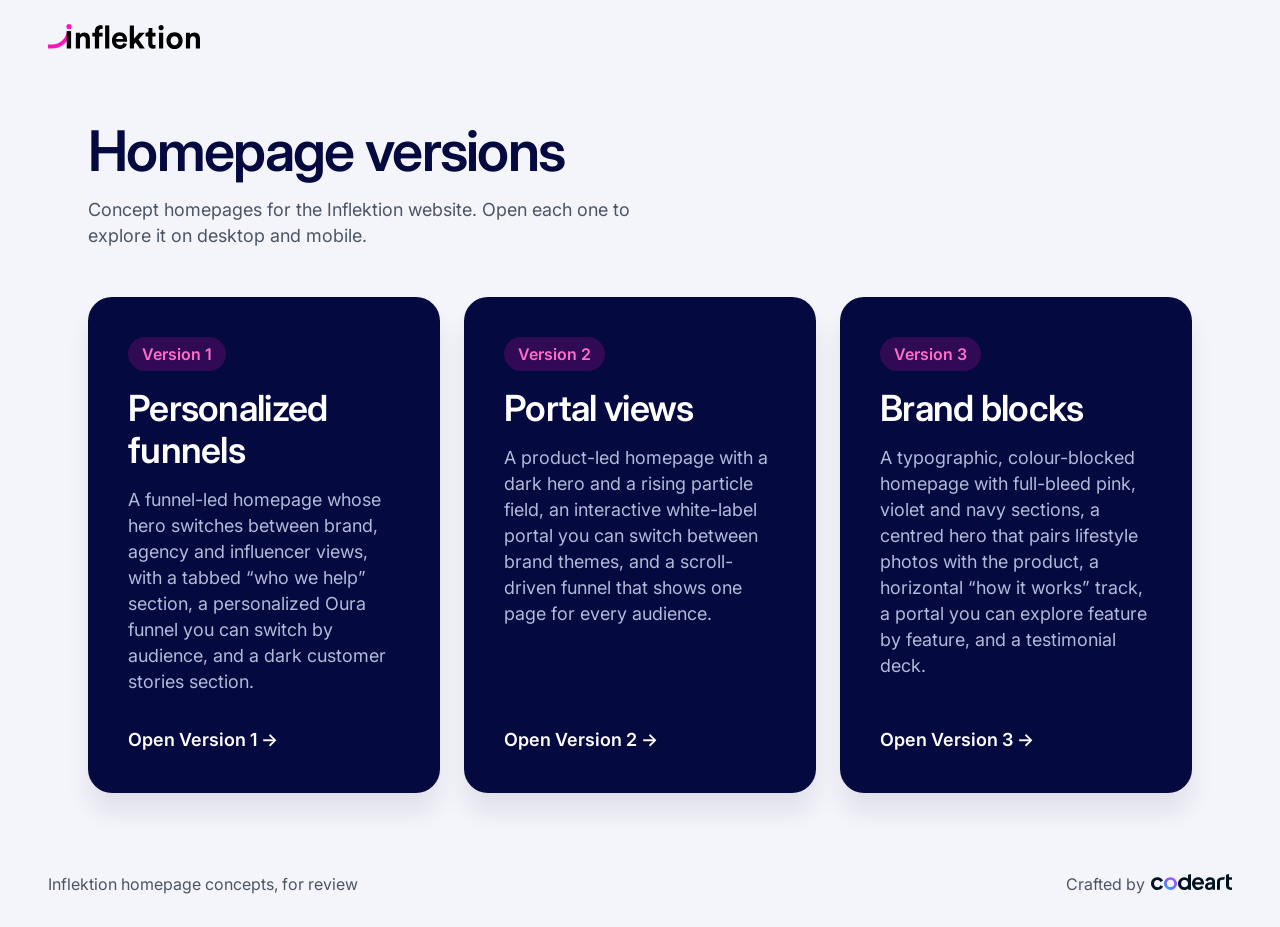
<file: site/index.html>
<!doctype html>
<html lang="en">
<head>
<meta charset="utf-8">
<meta name="viewport" content="width=device-width, initial-scale=1">
<meta name="robots" content="noindex, nofollow, noarchive">
<title>Inflektion | Homepage versions</title>
<meta name="description" content="Homepage versions for the Inflektion website.">
<link rel="icon" href="assets/favicon.svg" type="image/svg+xml">
<link rel="apple-touch-icon" sizes="180x180" href="assets/favicon/apple-touch-icon.png">
<link rel="preconnect" href="https://fonts.googleapis.com">
<link rel="preconnect" href="https://fonts.gstatic.com" crossorigin>
<link rel="stylesheet" href="https://fonts.googleapis.com/css2?family=Inter:wght@400;600&display=swap">
<style>
  /* Same structure as the Power Plate picker, in Inflektion colours: violet-50 page, navy cards, pink tags. */
  *, *::before, *::after { box-sizing: border-box; }
  body { margin: 0; min-height: 100dvh; display: flex; flex-direction: column; background: #F4F4FB; color: #04093F; font: 400 18px/26px Inter, system-ui, sans-serif; -webkit-font-smoothing: antialiased; }
  header { padding: 24px 48px; }
  header img { display: block; width: 152px; height: auto; }
  main { flex: 1; display: flex; flex-direction: column; justify-content: center; gap: 48px; width: 100%; max-width: 1200px; margin: 0 auto; padding: 48px; }
  h1 { margin: 0; font-size: 56px; line-height: 60px; font-weight: 600; letter-spacing: -0.03em; }
  p { margin: 0; }
  .lede { margin-top: 16px; max-width: 560px; color: #4B5563; }
  .cards { display: grid; grid-template-columns: repeat(3, minmax(0, 1fr)); gap: 24px; }
  a.card { display: flex; flex-direction: column; gap: 16px; padding: 40px; border-radius: 24px; background: #04093F; color: #FFFFFF; text-decoration: none; box-shadow: 0 20px 25px rgb(4 9 63 / 0.08); transition: transform .2s ease, box-shadow .2s ease; }
  a.card:hover { transform: translateY(-4px); box-shadow: 0 28px 40px rgb(4 9 63 / 0.14); }
  a.card:focus-visible { outline: 3px solid #6946F4; outline-offset: 4px; }
  .tag { align-self: flex-start; padding: 6px 14px; border-radius: 999px; background: rgb(255 20 185 / 0.18); color: #FF6CCB; font-size: 16px; line-height: 22px; font-weight: 600; }
  h2 { margin: 0; font-size: 36px; line-height: 42px; font-weight: 600; letter-spacing: -0.02em; }
  .desc { color: #B4B9D9; }
  .go { margin-top: auto; padding-top: 16px; font-weight: 600; }
  .go span { display: inline-block; transition: transform .2s ease; }
  a.card:hover .go span { transform: translateX(3px); }
  footer { display: flex; flex-wrap: wrap; align-items: center; justify-content: space-between; gap: 12px 24px; padding: 24px 48px; font-size: 16px; color: #4B5563; }
  /* "Crafted by codeart" credit (Figma: Gratia, Crafted by Codeart / Dark Blue). "Crafted by" is live text in the footer's style;
     the wordmark is the unedited Figma letter SVGs, scaled together by --k (1.3 keeps the Figma ratio of wordmark to text
     x-height at the footer's 16px) and sat on the text baseline. */
  .credit { --k: 1.3; position: relative; display: inline-flex; align-items: baseline; gap: 6px; min-height: 24px; padding-block: 6px; color: #4B5563; text-decoration: none; border-radius: 4px; transition: color .15s ease; }
  /* Hover: the text darkens to the wordmark's navy and one 1px line runs under the whole credit, 4px below the baseline */
  .credit::after { content: ""; position: absolute; left: 0; right: 0; bottom: 8px; height: 1px; background: currentColor; opacity: 0; transition: opacity .15s ease; }
  .credit:hover { color: #04093F; }
  .credit:hover::after { opacity: 1; }
  .credit:focus-visible { outline: 3px solid #6946F4; outline-offset: 4px; }
  .credit img { display: block; max-width: none; height: calc(11.968px * var(--k)); }
  .credit__logo { display: flex; gap: calc(1.396px * var(--k)); align-items: flex-start; }
  .credit__logo > span { display: flex; gap: calc(0.997px * var(--k)); align-items: flex-start; }
  .credit .l-c, .credit .l-e { width: calc(8.976px * var(--k)); } .credit .l-o { width: calc(9.574px * var(--k)); } .credit .l-d { width: calc(9.584px * var(--k)); }
  .credit .l-a { width: calc(8.178px * var(--k)); } .credit .l-r { width: calc(5.984px * var(--k)); } .credit .l-t { width: calc(4.388px * var(--k)); }
  @media (prefers-reduced-motion: reduce) { a.card, .go span, .credit, .credit::after { transition: none; } a.card:hover { transform: none; } }
  @media (max-width: 1080px) { .cards { grid-template-columns: minmax(0, 1fr); } }
  @media (max-width: 760px) {
    header, footer { padding: 16px; text-align: center; }
    footer { flex-direction: column; }
    header img { margin: 0 auto; }
    main { padding: 32px 16px 48px; gap: 32px; text-align: center; }
    h1 { font-size: 36px; line-height: 40px; }
    .lede { margin: 12px auto 0; font-size: 16px; }
    .cards { grid-template-columns: minmax(0, 1fr); gap: 16px; }
    a.card { padding: 28px 24px; text-align: left; }
    h2 { font-size: 28px; line-height: 34px; }
  }
</style>
</head>
<body>
<header><img src="assets/inflektion-logo-dark.svg" width="173" height="28" alt="Inflektion"></header>
<main>
  <div>
    <h1>Homepage versions</h1>
    <p class="lede">Concept homepages for the Inflektion website. Open each one to explore it on desktop and mobile.</p>
  </div>
  <div class="cards">
    <a class="card" href="concepts/v1-personalized-funnels/">
      <span class="tag">Version 1</span>
      <h2>Personalized funnels</h2>
      <p class="desc">A funnel-led homepage whose hero switches between brand, agency and influencer views, with a tabbed “who we help” section, a personalized Oura funnel you can switch by audience, and a dark customer stories section.</p>
      <span class="go">Open Version 1 <span aria-hidden="true">→</span></span>
    </a>
    <a class="card" href="concepts/v2-portal-views/">
      <span class="tag">Version 2</span>
      <h2>Portal views</h2>
      <p class="desc">A product-led homepage with a dark hero and a rising particle field, an interactive white-label portal you can switch between brand themes, and a scroll-driven funnel that shows one page for every audience.</p>
      <span class="go">Open Version 2 <span aria-hidden="true">→</span></span>
    </a>
    <a class="card" href="concepts/v3-brand-blocks/">
      <span class="tag">Version 3</span>
      <h2>Brand blocks</h2>
      <p class="desc">A typographic, colour-blocked homepage with full-bleed pink, violet and navy sections, a centred hero that pairs lifestyle photos with the product, a horizontal “how it works” track, a portal you can explore feature by feature, and a testimonial deck.</p>
      <span class="go">Open Version 3 <span aria-hidden="true">→</span></span>
    </a>
  </div>
</main>
<footer>
  <p>Inflektion homepage concepts, for review</p>
  <a class="credit" href="https://codeart.mk">
    <span class="credit__by">Crafted by</span>
    <span class="credit__logo" role="img" aria-label="Codeart"><span><img class="l-c" src="assets/codeart/c.svg" alt=""><img class="l-o" src="assets/codeart/o.svg" alt=""><img class="l-d" src="assets/codeart/d.svg" alt=""><img class="l-e" src="assets/codeart/e.svg" alt=""><img class="l-a" src="assets/codeart/a.svg" alt=""></span><span><img class="l-r" src="assets/codeart/r.svg" alt=""><img class="l-t" src="assets/codeart/t.svg" alt=""></span></span>
  </a>
</footer>
</body>
</html>
</file>
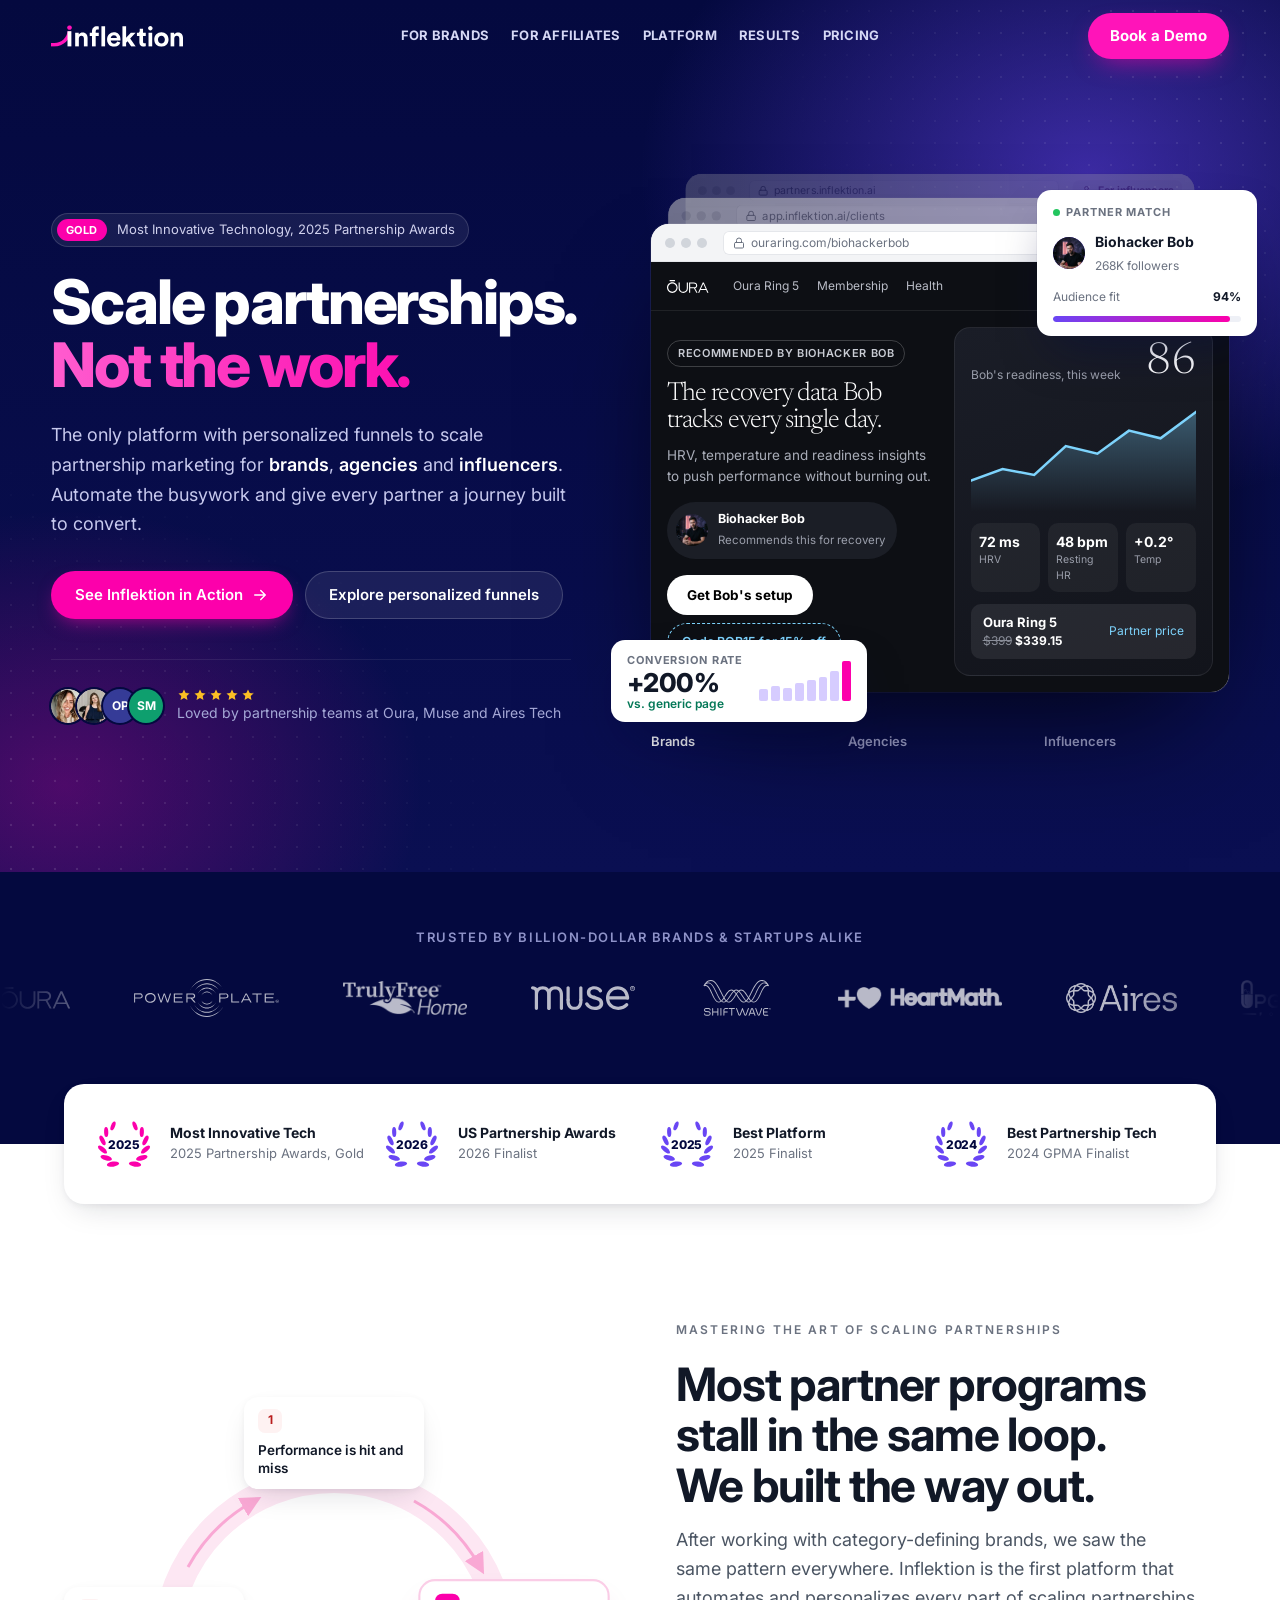
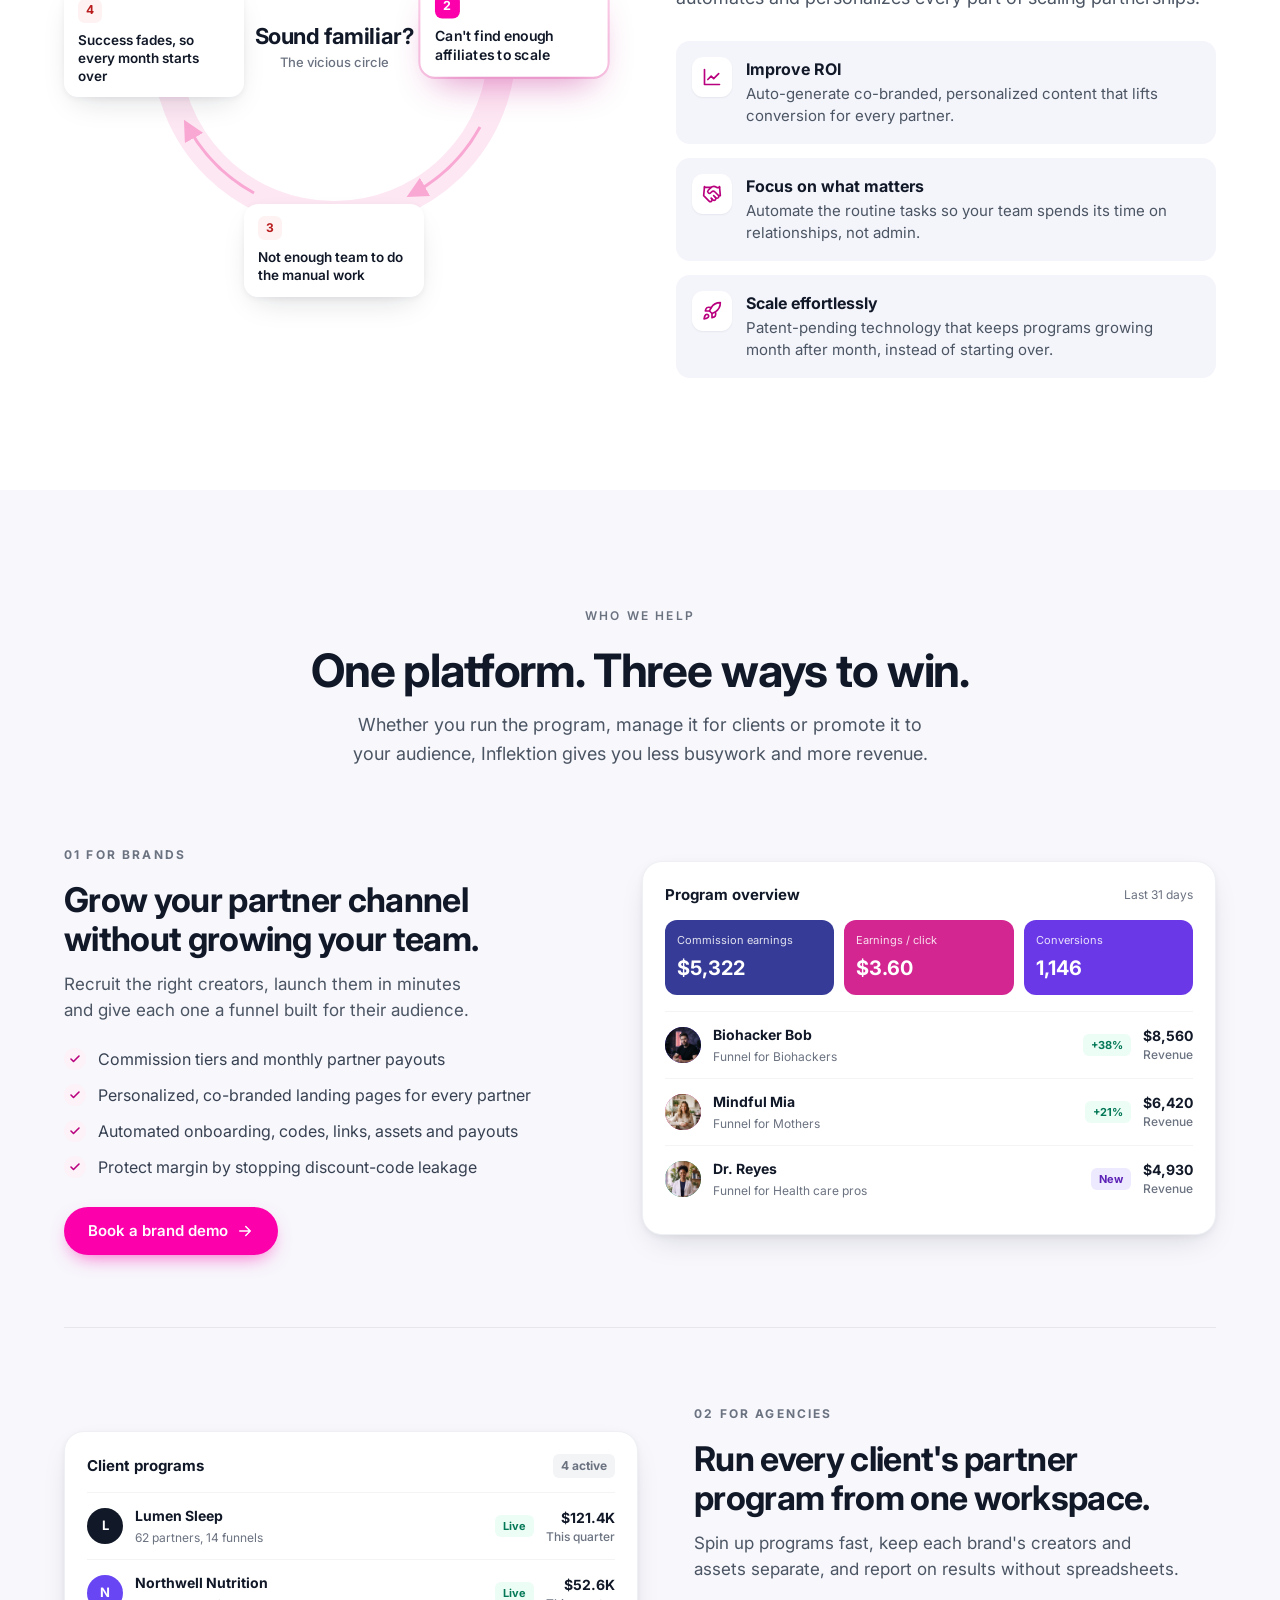
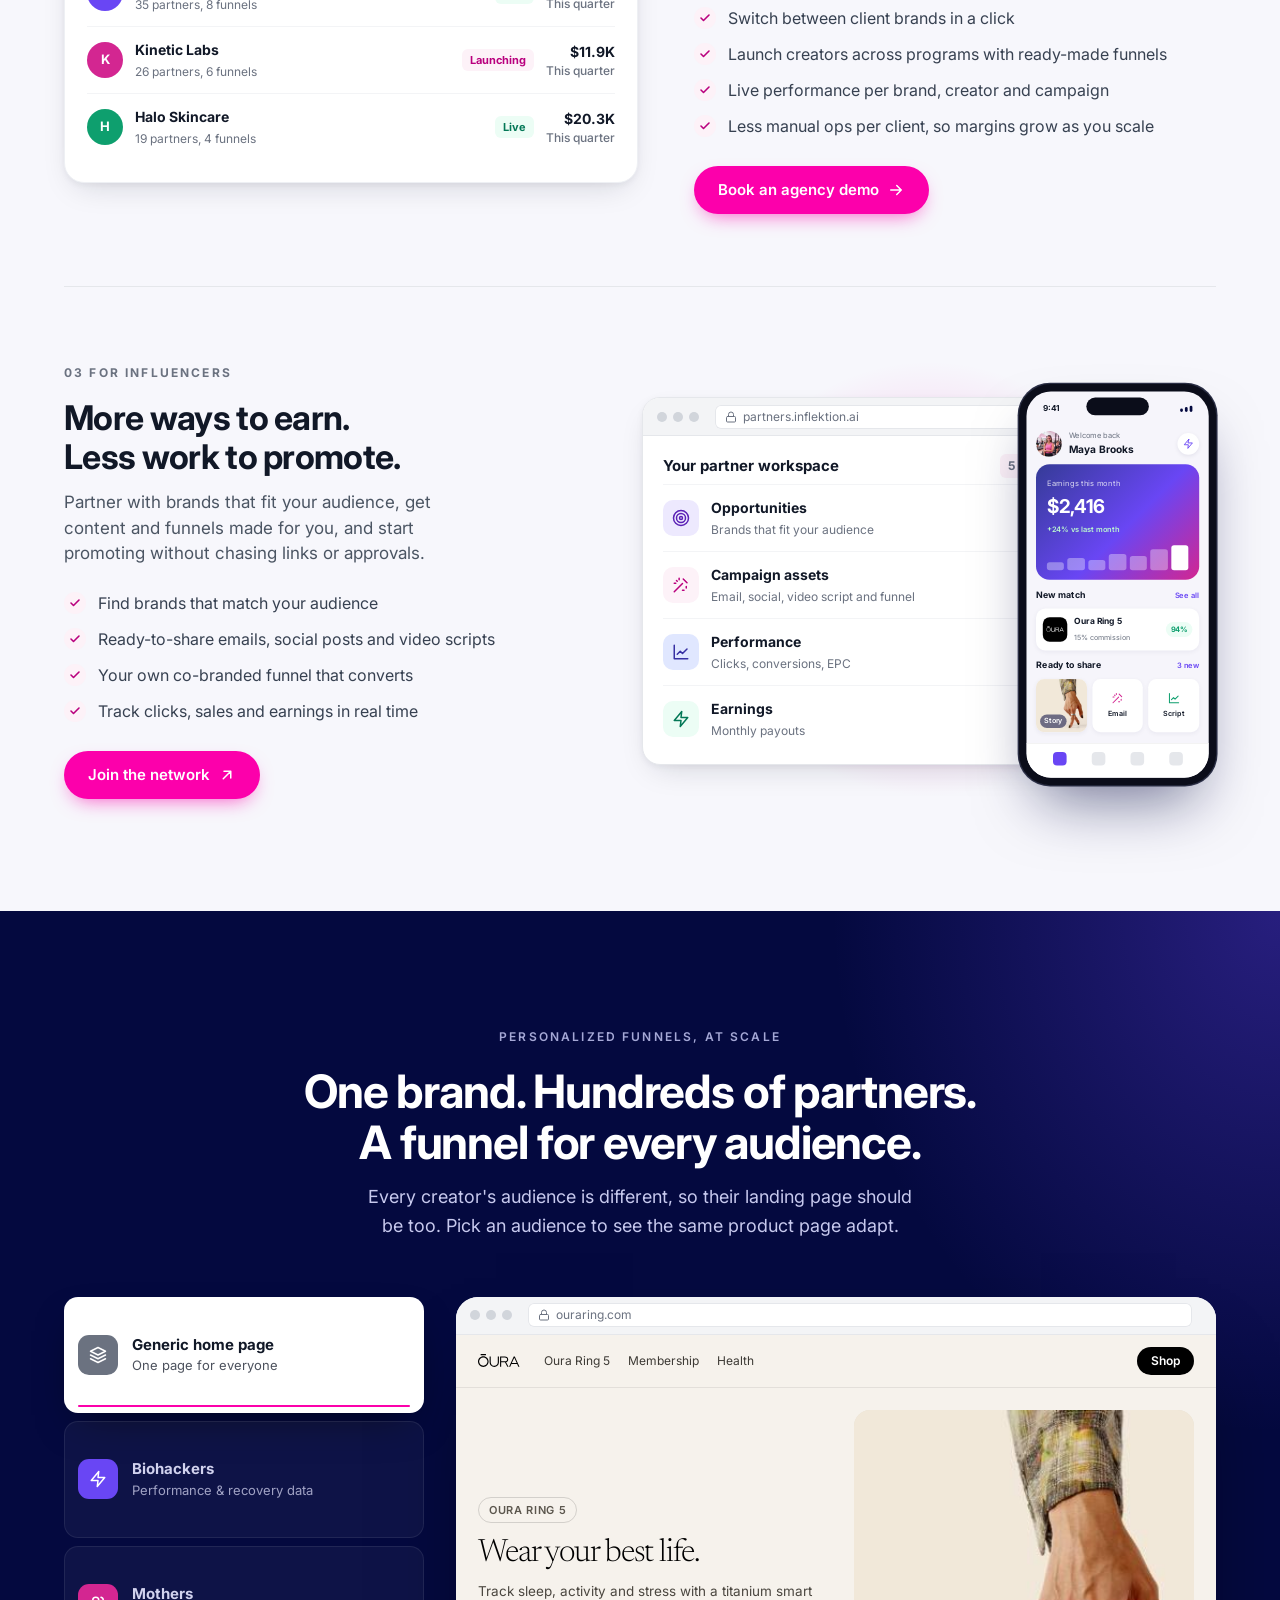
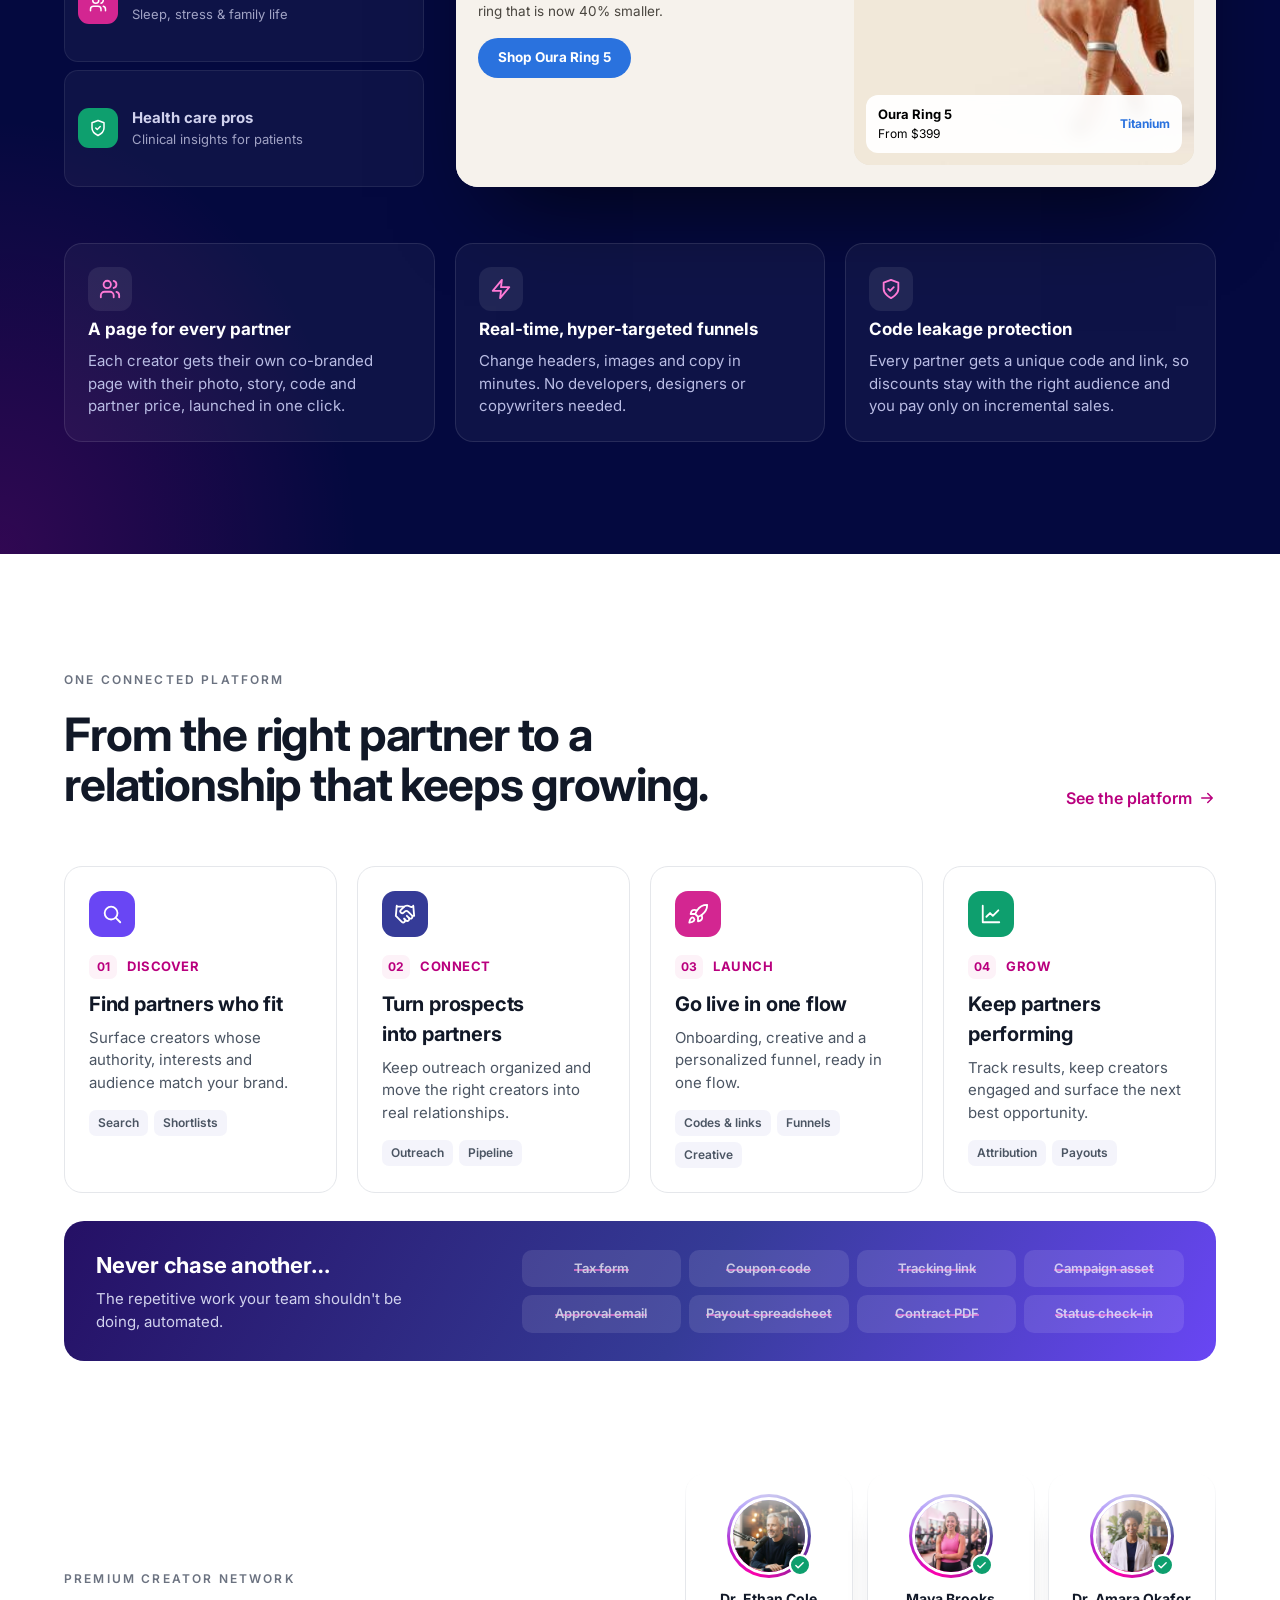
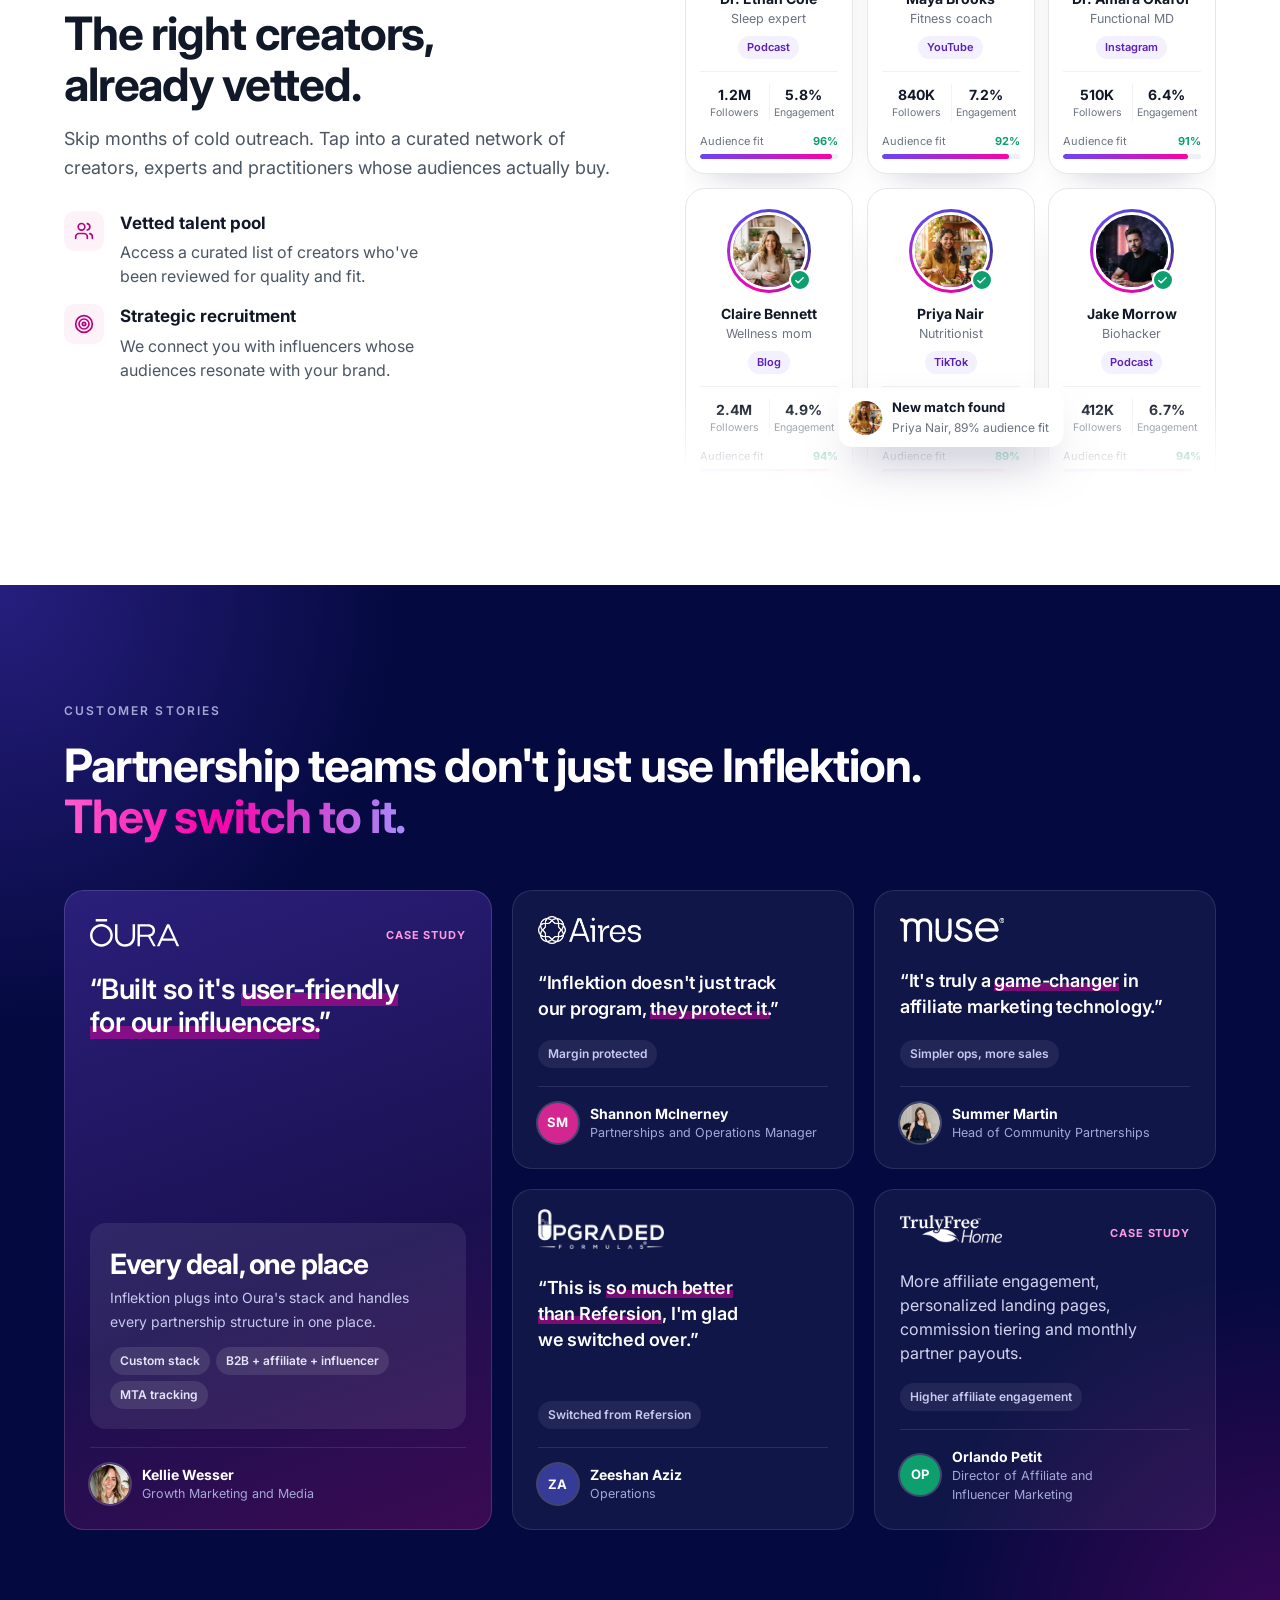
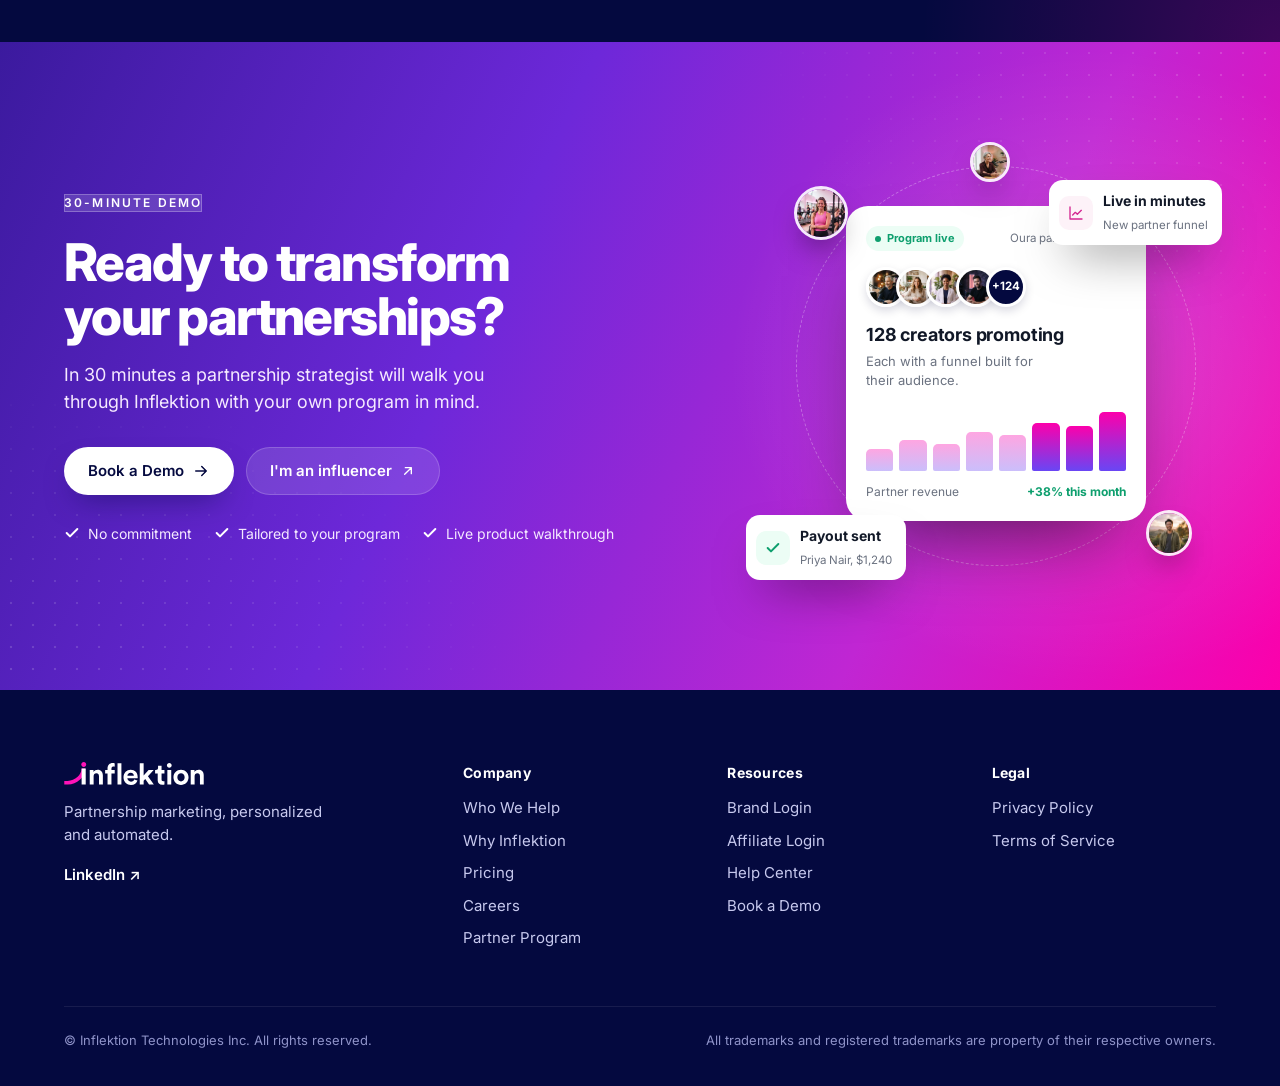
<file: site/concepts/v1-personalized-funnels/index.html>
<!doctype html>
<html lang="en">
<head>
<meta charset="utf-8"/>
<meta name="viewport" content="width=device-width,initial-scale=1"/>
<!-- Imported 1-for-1 from a colleague's Claude artifact (Nov 2026). Only these head lines were added: keep the review site out of search results, and the shared favicon. Self-contained: it uses none of ../shared/. -->
<meta name="robots" content="noindex, nofollow, noarchive"/>
<link rel="icon" href="../../assets/favicon.svg" type="image/svg+xml"/>
<link rel="apple-touch-icon" sizes="180x180" href="../../assets/favicon/apple-touch-icon.png"/>
<title>Inflektion | Partnership marketing, automated and personalized</title>
<meta name="description" content="The partnership platform for brands, agencies and influencers. Automate the busywork, personalize every partner funnel, and scale influencer and affiliate revenue."/>
<link rel="preconnect" href="https://fonts.googleapis.com"/><link rel="preconnect" href="https://fonts.gstatic.com" crossorigin/>
<link href="https://fonts.googleapis.com/css2?family=Inter:wght@400;500;600;700;800&family=Newsreader:opsz,wght@6..72,300;6..72,400&display=swap" rel="stylesheet"/>
<style>
:root{
  --navy:#04093f; --navy-2:#0b1257; --ink:#111827; --body:#4b5563; --muted:#6b7280; --line:#e5e7eb; --bg:#f7f7fc; --tint:#f4f4fb;
  --pink:#fc00ab; --pink-600:#e0009a; --pink-700:#b9007e; --pink-50:#fdf2f8; --pink-100:#f3d7e4;
  --violet:#6946f4; --violet-700:#5714e2; --violet-800:#391296; --violet-900:#251065; --violet-50:#f4f4fb; --violet-100:#d1d2ee; --violet-400:#908dea;
  --earn:#353b97; --green:#047857; --green-bg:#ecfdf5;
  --r-sm:8px; --r:12px; --r-lg:20px; --r-xl:28px;
  --shadow-sm:0 1px 2px rgba(16,24,40,.06);
  --shadow:0 12px 32px -12px rgba(16,24,40,.18),0 2px 6px rgba(16,24,40,.05);
  --shadow-lg:0 40px 80px -30px rgba(4,9,63,.45);
  --wrap:1200px;
}
*,*::before,*::after{box-sizing:border-box}
html{scroll-behavior:smooth}
body{margin:0;font-family:Inter,system-ui,-apple-system,sans-serif;color:var(--ink);background:#fff;-webkit-font-smoothing:antialiased;line-height:1.5}
img,svg{display:block}
a{color:inherit;text-decoration:none}
button{font:inherit;cursor:pointer;border:0;background:none;color:inherit}
.wrap{max-width:var(--wrap);margin:0 auto;padding:0 24px}
.eyebrow{display:inline-flex;align-items:center;gap:8px;height:30px;padding:0 12px;border-radius:999px;background:var(--pink-50);box-shadow:inset 0 0 0 1px #fbcfe8;font-size:12.5px;font-weight:600;letter-spacing:.06em;text-transform:uppercase;color:var(--pink-700)}
.eyebrow::before{content:"";width:6px;height:6px;border-radius:50%;background:var(--pink)}
.h2{font-size:clamp(30px,4vw,46px);line-height:1.1;letter-spacing:-.025em;font-weight:700;margin:14px 0 0}
.lead{font-size:18px;line-height:1.6;color:var(--body);margin:16px 0 0;max-width:620px}
.center{text-align:center}.center .lead{margin-left:auto;margin-right:auto}
section{position:relative}
.sec{padding:112px 0}
@media (max-width:800px){.sec{padding:76px 0}}

/* buttons */
.btn{display:inline-flex;align-items:center;justify-content:center;gap:8px;height:48px;padding:0 24px;border-radius:999px;font-size:15px;font-weight:600;transition:background .15s,transform .15s,box-shadow .15s;white-space:nowrap}
.btn:active{transform:translateY(1px)}
.btn-pink{background:var(--pink);color:#fff;box-shadow:0 8px 20px -8px rgba(252,0,171,.7)}
.btn-pink:hover{background:var(--pink-600)}
.btn-ghost{background:#fff;color:var(--ink);box-shadow:inset 0 0 0 1px var(--line),var(--shadow-sm)}
.btn-ghost:hover{background:var(--tint)}
.btn-glass{background:rgba(255,255,255,.08);color:#fff;box-shadow:inset 0 0 0 1px rgba(255,255,255,.18)}
.btn-glass:hover{background:rgba(255,255,255,.14)}
.btn:focus-visible,.tab:focus-visible,a:focus-visible{outline:2px solid var(--pink);outline-offset:3px}
.arrow{transition:transform .15s}.btn:hover .arrow,.link:hover .arrow{transform:translateX(3px)}
.link{display:inline-flex;align-items:center;gap:6px;font-weight:600;color:var(--pink-700)}

/* ---------- nav ---------- */
.nav{position:sticky;top:0;z-index:50;transition:background .2s,box-shadow .2s}
.nav.scrolled{background:rgba(4,9,63,.92);backdrop-filter:blur(14px);-webkit-backdrop-filter:blur(14px);box-shadow:0 1px 0 rgba(255,255,255,.06)}
.nav .wrap{display:flex;align-items:center;height:76px;gap:32px}
.nav-links{display:flex;gap:4px;flex:1}
.nav-links>a,.nav-dd>button{display:flex;align-items:center;gap:6px;height:40px;padding:0 12px;border-radius:8px;color:#d1d2ee;font-size:15px;font-weight:500}
.nav-links>a:hover,.nav-dd>button:hover{color:#fff;background:rgba(255,255,255,.06)}
.nav-dd{position:relative}
.nav-menu{position:absolute;top:46px;left:-8px;width:340px;background:#fff;border-radius:16px;padding:8px;box-shadow:var(--shadow-lg);opacity:0;visibility:hidden;transform:translateY(-4px);transition:all .15s}
.nav-dd:hover .nav-menu,.nav-dd:focus-within .nav-menu{opacity:1;visibility:visible;transform:none}
.nav-menu a{display:flex;gap:12px;align-items:flex-start;padding:12px;border-radius:10px;color:var(--ink);height:auto}
.nav-menu a:hover{background:var(--tint);color:var(--ink)}
.nav-menu a:hover b{color:var(--navy)}.nav-menu a:hover .mi svg{transform:scale(1.1)}
.nav-menu b{display:block;font-size:14px}.nav-menu small{display:block;font-size:13px;color:var(--muted);line-height:1.4;margin-top:2px}
.mi{width:36px;height:36px;border-radius:10px;display:grid;place-items:center;flex:none}
.nav-cta{display:flex;align-items:center;gap:8px}
.nav-login{color:#d1d2ee;font-size:15px;font-weight:500;padding:0 12px}
.nav-login:hover{color:#fff}
.burger{display:none;width:44px;height:44px;border-radius:10px;color:#fff;place-items:center}
@media (max-width:960px){.nav-links,.nav-login{display:none}.burger{display:grid}.nav .wrap{justify-content:space-between}.nav-cta .btn{height:42px;padding:0 16px}}
.mnav{display:none;position:fixed;inset:76px 0 0;background:var(--navy);z-index:49;padding:16px 24px;overflow:auto}
.mnav.open{display:block}.mnav a{display:block;color:#fff;font-size:18px;font-weight:500;padding:14px 0;border-bottom:1px solid rgba(255,255,255,.08)}
.mnav .btn{margin-top:20px;width:100%}

/* ---------- hero ---------- */
.hero{background:var(--navy);color:#fff;margin-top:-76px;padding:148px 0 104px;overflow:hidden;isolation:isolate}
@media (max-width:1040px){.hero{padding:120px 0 72px}}
.hero::before{content:"";position:absolute;inset:0;z-index:-1;background:
  radial-gradient(50% 55% at 85% 20%,rgba(105,70,244,.55),transparent 70%),
  radial-gradient(40% 45% at 5% 90%,rgba(252,0,171,.28),transparent 70%),
  linear-gradient(180deg,#04093f 0%,#0a0f52 100%)}
.hero::after{content:"";position:absolute;inset:0;z-index:-1;background-image:radial-gradient(rgba(255,255,255,.07) 1px,transparent 1px);background-size:24px 24px;mask-image:linear-gradient(180deg,#000,transparent 80%);-webkit-mask-image:linear-gradient(180deg,#000,transparent 80%)}
.hero-grid{display:grid;grid-template-columns:minmax(0,1fr) minmax(0,1.04fr);gap:72px;align-items:center}
@media (max-width:1040px){.hero-grid{grid-template-columns:1fr;gap:48px}}
.pill{display:inline-flex;align-items:center;gap:10px;height:34px;padding:0 14px 0 6px;border-radius:999px;background:rgba(255,255,255,.07);box-shadow:inset 0 0 0 1px rgba(255,255,255,.14);font-size:13px;color:#d1d2ee}
.pill b{display:inline-flex;align-items:center;height:22px;padding:0 9px;border-radius:999px;background:var(--pink);color:#fff;font-size:11px;letter-spacing:.04em}
.hero h1{font-size:clamp(44px,5.6vw,72px);line-height:1.02;letter-spacing:-.035em;font-weight:800;margin:24px 0 0}
.hero h1 .ln{display:block}
.hero h1 .grad{background:linear-gradient(90deg,#ff5ccf,#fc00ab 40%,#a78bfa);-webkit-background-clip:text;background-clip:text;color:transparent}
.aud{position:relative;display:inline-flex;gap:4px;padding:4px;margin-top:32px;border-radius:12px;background:rgba(255,255,255,.07);box-shadow:inset 0 0 0 1px rgba(255,255,255,.12)}
.aud button{position:relative;z-index:1;height:38px;padding:0 16px;border-radius:9px;font-size:14px;font-weight:600;color:#c7c9ee;transition:color .25s}
.aud button.on{color:var(--navy)}
.aud .ind,.tabs .ind{position:absolute;top:4px;bottom:4px;left:0;border-radius:9px;background:#fff;box-shadow:0 4px 14px rgba(0,0,0,.18);transition:transform .35s cubic-bezier(.2,.8,.2,1),width .35s cubic-bezier(.2,.8,.2,1)}
.hero-sub b{color:#fff;font-weight:600}.hero-sub{font-size:18px;line-height:1.65;color:#c7c9ee;margin:24px 0 0;max-width:520px;transition:opacity .25s,transform .25s}.hero-sub.swap{opacity:0;transform:translateY(6px)}
.hero-ctas{display:flex;gap:12px;margin-top:32px;flex-wrap:wrap}
.hero-proof{display:flex;align-items:center;gap:14px;margin-top:40px;padding-top:28px;border-top:1px solid rgba(255,255,255,.08);color:#a5a8d6;font-size:14px;max-width:520px}
.stars{display:flex;gap:2px;color:#fbbf24}
.avs{display:flex}.avs span{width:34px;height:34px;border-radius:50%;margin-left:-8px;display:grid;place-items:center;font-size:12px;font-weight:700;color:#fff;box-shadow:0 0 0 2px var(--navy)}
.avs span:first-child,.avs img:first-child{margin-left:0}.avs img{width:34px;height:34px;border-radius:50%;margin-left:-8px;box-shadow:0 0 0 2px var(--navy)}

/* hero visual */
.stage{position:relative;height:540px}
@media (max-width:1040px){.stage{height:500px;max-width:620px;margin:0 auto;width:100%}}
@media (max-width:560px){.stage{height:430px}}
.browser{position:absolute;left:0;right:0;top:36px;bottom:0;background:#fff;border-radius:18px;box-shadow:0 60px 120px -40px rgba(0,0,0,.65),0 0 0 1px rgba(255,255,255,.08);overflow:hidden;color:var(--ink)}
.bar{display:flex;align-items:center;gap:6px;height:38px;padding:0 14px;background:#f3f4f6;border-bottom:1px solid var(--line)}
.bar i{width:10px;height:10px;border-radius:50%;background:#d1d5db}
.bar .url{flex:1;margin:0 10px;height:24px;border-radius:6px;background:#fff;display:flex;align-items:center;gap:6px;padding:0 10px;font-size:12px;color:var(--muted);box-shadow:inset 0 0 0 1px var(--line)}
.funnel{padding:22px 24px;display:grid;grid-template-columns:1.1fr 1fr;gap:18px;height:calc(100% - 38px);transition:opacity .25s}
.funnel.fade{opacity:0}
.f-left small{display:inline-block;font-size:11px;font-weight:700;letter-spacing:.08em;text-transform:uppercase;color:var(--fc,#6946f4);background:color-mix(in srgb,var(--fc,#6946f4) 12%,#fff);padding:4px 8px;border-radius:6px}
.f-left h3{font-size:26px;line-height:1.12;letter-spacing:-.02em;margin:12px 0 0}
.f-left p{font-size:13.5px;color:var(--body);margin:10px 0 0}
.f-co{display:flex;align-items:center;gap:10px;margin-top:16px;padding:10px;border-radius:12px;background:var(--tint)}
.f-co .av{width:34px;height:34px;border-radius:50%;display:grid;place-items:center;color:#fff;font-weight:700;font-size:13px;flex:none}
.f-co b{font-size:13px;display:block}.f-co span{font-size:12px;color:var(--muted)}
.f-btn{margin-top:16px;display:inline-flex;height:40px;align-items:center;padding:0 16px;border-radius:9px;color:#fff;font-weight:600;font-size:14px;background:var(--fc,#6946f4)}
.f-code{display:inline-flex;margin-left:8px;height:40px;align-items:center;padding:0 12px;border-radius:9px;font-size:13px;font-weight:600;border:1.5px dashed var(--fc,#6946f4);color:var(--fc,#6946f4)}
.f-art{border-radius:14px;position:relative;overflow:hidden;background:linear-gradient(160deg,color-mix(in srgb,var(--fc,#6946f4) 24%,#fff),color-mix(in srgb,var(--fc,#6946f4) 70%,#04093f))}
.f-art .ring{position:absolute;left:50%;top:46%;width:150px;height:150px;transform:translate(-50%,-50%);border-radius:50%;background:radial-gradient(circle at 35% 30%,#fff 0 6%,#d9d9e3 7% 30%,#8a8ca3 52%,#2b2d40 80%);box-shadow:0 30px 50px -20px rgba(0,0,0,.55),inset 0 0 0 16px rgba(0,0,0,.18)}
.f-art .ring::after{content:"";position:absolute;inset:34px;border-radius:50%;background:color-mix(in srgb,var(--fc,#6946f4) 40%,#0a0f30);box-shadow:inset 0 6px 18px rgba(0,0,0,.6)}
.f-art .prod{position:absolute;left:14px;right:14px;bottom:14px;background:rgba(255,255,255,.92);border-radius:10px;padding:10px 12px;font-size:12px;display:flex;justify-content:space-between;align-items:center}
.f-art .prod b{font-size:13px}.f-art .prod s{color:var(--muted)}
.f-art .prod em{font-style:normal;font-weight:700;color:var(--green)}
@media (max-width:560px){.funnel{grid-template-columns:1fr;padding:16px}.f-art{display:none}.f-left h3{font-size:22px}}
.float{position:absolute;background:#fff;color:var(--ink);border-radius:14px;box-shadow:0 24px 50px -18px rgba(4,9,63,.5),0 0 0 1px rgba(4,9,63,.04);padding:14px 16px;animation:bob 6s ease-in-out infinite}
.float small{display:block;font-size:11px;font-weight:700;letter-spacing:.08em;text-transform:uppercase;color:var(--muted)}
.fl-match{right:-28px;top:0;width:220px}
.fl-conv{left:-40px;bottom:-30px;display:flex;align-items:center;gap:16px;padding:12px 16px}.fl-conv .bigstat{margin:2px 0 0;font-size:26px;line-height:1}.fl-conv .spark{width:92px;height:40px;margin:0}
.fl-auto{display:none}
@media (max-width:1240px){.fl-match{right:-8px}.fl-conv{left:-8px}}@media (max-width:1040px){.fl-conv{bottom:-24px}}
@media (max-width:560px){.fl-match{right:0;top:0;width:196px}.fl-conv{display:none}}
@keyframes bob{0%,100%{transform:translateY(0)}50%{transform:translateY(-8px)}}
@media (prefers-reduced-motion:reduce){.float,.marquee-track{animation:none!important}html{scroll-behavior:auto}}
.meter{height:6px;border-radius:3px;background:#eef0f6;margin-top:10px;overflow:hidden}.meter i{display:block;height:100%;width:94%;background:linear-gradient(90deg,var(--violet),var(--pink));border-radius:3px}
.tags{display:flex;gap:6px;flex-wrap:wrap;margin-top:10px}.tags span{font-size:11px;font-weight:600;padding:3px 8px;border-radius:6px;background:var(--tint);color:#4b5563}
.bigstat{font-size:30px;font-weight:800;letter-spacing:-.02em;margin-top:4px;color:var(--ink)}
.bigstat em{display:block;font-style:normal;font-size:12px;font-weight:600;color:var(--green);margin:2px 0 0;letter-spacing:0}
.spark{display:flex;align-items:flex-end;gap:3px;height:34px;margin-top:8px}.spark i{flex:1;border-radius:2px;background:#d6ccff}.spark i:last-child{background:var(--pink)}
.chk{display:flex;align-items:center;gap:10px;font-size:13px;padding:6px 0}.chk + .chk{border-top:1px solid #f3f4f6}
.chk .ok{width:20px;height:20px;border-radius:50%;background:var(--green-bg);color:var(--green);display:grid;place-items:center;flex:none}
.chk em{margin-left:auto;font-style:normal;font-size:11px;font-weight:700;color:var(--green)}

/* ---------- logos ---------- */
.logos{background:var(--navy);padding:56px 0 64px;color:#fff}
.logos p{text-align:center;font-size:13px;font-weight:600;letter-spacing:.12em;text-transform:uppercase;color:#8f93c9;margin:0 0 28px}
.marquee{overflow:hidden;mask-image:linear-gradient(90deg,transparent,#000 12%,#000 88%,transparent);-webkit-mask-image:linear-gradient(90deg,transparent,#000 12%,#000 88%,transparent)}
.marquee-track{display:flex;gap:64px;width:max-content;animation:scroll 46s linear infinite}
.marquee:hover .marquee-track{animation-play-state:paused}
@keyframes scroll{to{transform:translateX(-50%)}}
.wm{font-size:24px;font-weight:700;color:rgba(255,255,255,.72);white-space:nowrap;letter-spacing:-.01em;transition:color .15s}
.wm:hover{color:#fff}
.wm.ser{font-family:Georgia,serif;font-weight:400;letter-spacing:.02em}.wm.lc{text-transform:lowercase;font-weight:600}.wm.uc{text-transform:uppercase;letter-spacing:.14em;font-size:20px}.wm.lt{font-weight:300;letter-spacing:.06em}

/* ---------- awards ---------- */
.awards{background:linear-gradient(180deg,var(--navy) 0%,var(--navy) 50%,#fff 50%);padding-bottom:0}
.award-row{display:grid;grid-template-columns:repeat(4,1fr);gap:16px;background:#fff;border-radius:var(--r-lg);box-shadow:var(--shadow);padding:28px}
@media (max-width:900px){.award-row{grid-template-columns:1fr 1fr}}
@media (max-width:520px){.award-row{grid-template-columns:1fr;padding:20px}}
.award{display:flex;gap:14px;align-items:center}
.medal{width:52px;height:52px;border-radius:50%;flex:none;display:grid;place-items:center;color:#fff;position:relative}
.medal.gold{background:conic-gradient(from 210deg,#f7d774,#c9962b,#f7e19c,#b98522,#f7d774)}
.medal.silver{background:conic-gradient(from 210deg,#e9ecf3,#9aa1b5,#f5f6fa,#8a90a6,#e9ecf3)}
.medal::after{content:"";position:absolute;inset:5px;border-radius:50%;border:1.5px solid rgba(255,255,255,.65)}
.award>div{min-width:0}.award b,.award small{white-space:nowrap;overflow:hidden;text-overflow:ellipsis}.award b{display:block;font-size:14px;line-height:1.3}.award small{display:block;font-size:13px;color:var(--muted);margin-top:2px}

/* ---------- problem / loop ---------- */
.loop-grid{display:grid;grid-template-columns:1fr 1fr;gap:72px;align-items:center}
@media (max-width:960px){.loop-grid{grid-template-columns:1fr;gap:40px}}
.loop{position:relative;aspect-ratio:1;max-width:500px;width:100%;margin:0 auto}
.loop svg{position:absolute;inset:0;width:100%;height:100%}
.loop-node{position:absolute;width:36%;background:#fff;border-radius:14px;padding:12px 14px;box-shadow:var(--shadow);font-size:13.5px;line-height:1.35;font-weight:600}
.loop-node span{display:inline-grid;place-items:center;width:24px;height:24px;border-radius:7px;background:#fef2f2;color:#b91c1c;font-size:12px;font-weight:700;margin-bottom:8px}
.n1{left:32%;top:0}.n2{right:-4%;top:38%}.n3{left:32%;bottom:0}.n4{left:-4%;top:38%}
.loop-mid{position:absolute;inset:38% 33%;display:grid;place-items:center;text-align:center;font-size:13px;color:var(--muted);font-weight:500}
.loop-mid b{display:block;font-size:22px;color:var(--ink);letter-spacing:-.02em}
@media (max-width:520px){.loop-node{font-size:11.5px;padding:8px 9px;width:40%}.n2{right:-2%}.n4{left:-2%}.n1,.n3{left:30%}.loop-mid b{font-size:16px}.loop-mid{font-size:11px;inset:40% 30%}}
.fix-list{margin:28px 0 0;padding:0;list-style:none;display:grid;gap:14px}
.fix-list li{display:flex;gap:14px;align-items:flex-start;padding:16px;border-radius:14px;background:var(--tint)}
.fix-list b{display:block;font-size:16px}.fix-list p{margin:2px 0 0;color:var(--body);font-size:15px}
.ficon{width:40px;height:40px;border-radius:11px;background:#fff;display:grid;place-items:center;flex:none;box-shadow:var(--shadow-sm);color:var(--pink-700)}

/* ---------- who we help ---------- */
.who{background:var(--bg)}
.tabs{display:inline-flex;gap:6px;padding:6px;border-radius:14px;background:#fff;box-shadow:inset 0 0 0 1px var(--line),var(--shadow-sm);margin-top:32px}
.tab{height:44px;padding:0 20px;border-radius:10px;font-size:15px;font-weight:600;color:var(--body);display:flex;align-items:center;gap:8px}
.tab.on{background:var(--navy);color:#fff}
@media (max-width:560px){.tabs{display:grid;grid-template-columns:repeat(3,1fr);width:100%}.tab{padding:0 8px;justify-content:center;font-size:14px}.tab svg{display:none}}
.panel{display:grid;grid-template-columns:1fr 1.1fr;gap:56px;align-items:center;margin-top:48px}
.panel[hidden]{display:none}
@media (max-width:960px){.panel{grid-template-columns:1fr;gap:36px}}
.panel h3{font-size:clamp(26px,3vw,34px);line-height:1.15;letter-spacing:-.02em;margin:0}
.panel>div>p{color:var(--body);font-size:17px;margin:14px 0 0}
.bul{list-style:none;padding:0;margin:24px 0 28px;display:grid;gap:12px}
.bul li{display:flex;gap:12px;font-size:16px;color:#374151}
.bul li::before{content:"";flex:none;width:22px;height:22px;border-radius:50%;margin-top:1px;background:var(--pink-50) url("data:image/svg+xml,%3Csvg xmlns='http://www.w3.org/2000/svg' width='12' height='12' viewBox='0 0 24 24' fill='none' stroke='%23b9007e' stroke-width='3.2' stroke-linecap='round' stroke-linejoin='round'%3E%3Cpath d='M20 6 9 17l-5-5'/%3E%3C/svg%3E") center no-repeat}
.ui{background:#fff;border-radius:var(--r-lg);box-shadow:var(--shadow);padding:22px;border:1px solid #eef0f4}
.ui-h{display:flex;justify-content:space-between;align-items:center;margin-bottom:14px}
.ui-h b{font-size:15px}.ui-h span{font-size:12px;color:var(--muted)}
.badge{font-size:11px;font-weight:700;padding:3px 8px;border-radius:6px}
.b-green{background:var(--green-bg);color:var(--green)}.b-violet{background:#ede9fe;color:#5b21b6}.b-pink{background:var(--pink-50);color:var(--pink-700)}.b-gray{background:#f3f4f6;color:#4b5563}
.row{display:flex;align-items:center;gap:12px;padding:12px 0;border-top:1px solid #f3f4f6;font-size:14px}
.row:first-of-type{border-top:0}
.av{width:36px;height:36px;border-radius:50%;display:grid;place-items:center;color:#fff;font-weight:700;font-size:13px;flex:none}
.row .who-n{flex:1}.row .who-n b{display:block;font-size:14px}.row .who-n small{color:var(--muted);font-size:12px}
.row .num{font-weight:700;text-align:right}.row .num small{display:block;font-weight:500;color:var(--muted);font-size:12px}
.kpis{display:grid;grid-template-columns:repeat(3,1fr);gap:10px;margin-bottom:16px}
.kpi{border-radius:12px;padding:12px;color:#fff}.kpi small{font-size:11px;opacity:.85;display:block}.kpi b{font-size:20px;display:block;margin-top:4px}
@media (max-width:420px){.kpi b{font-size:16px}}

/* ---------- funnels ---------- */
.funnels{background:var(--navy);color:#fff;overflow:hidden}
.funnels::before{content:"";position:absolute;inset:0;background:radial-gradient(50% 60% at 100% 0%,rgba(105,70,244,.35),transparent 70%),radial-gradient(40% 50% at 0% 100%,rgba(252,0,171,.18),transparent 70%)}
.funnels .wrap{position:relative}
.funnels .eyebrow,.dark .eyebrow{color:#ff9be0;background:rgba(255,255,255,.06);box-shadow:inset 0 0 0 1px rgba(255,255,255,.12)}.funnels .lead{color:#c7c9ee}
.fn-grid{display:grid;grid-template-columns:360px 1fr;gap:32px;margin-top:56px;align-items:stretch}
.fn-grid .seglist{grid-auto-rows:1fr;height:100%}
.fn-preview{display:flex;flex-direction:column}.fn-preview .funnel{flex:1;align-items:center;padding:28px 32px}
@media (max-width:960px){.fn-grid{grid-template-columns:1fr}}
.seglist{display:grid;gap:8px}
.seg{display:flex;align-items:center;gap:14px;width:100%;text-align:left;padding:14px;border-radius:14px;background:rgba(255,255,255,.04);box-shadow:inset 0 0 0 1px rgba(255,255,255,.08);color:#d1d2ee;transition:all .15s}
.seg:hover{background:rgba(255,255,255,.08)}
.seg.on{background:#fff;color:var(--ink);box-shadow:0 18px 40px -16px rgba(0,0,0,.6)}
.seg .sw{width:40px;height:40px;border-radius:11px;flex:none;display:grid;place-items:center;color:#fff}
.seg b{display:block;font-size:15px}.seg small{display:block;font-size:13px;opacity:.75}
@media (max-width:960px){.seglist{grid-template-columns:1fr 1fr}.seg small{display:none}}
.fn-preview{background:#fff;border-radius:22px;overflow:hidden;box-shadow:0 50px 90px -40px rgba(0,0,0,.7);color:var(--ink)}
.fn-feats{display:grid;grid-template-columns:repeat(3,1fr);gap:20px;margin-top:56px}
@media (max-width:900px){.fn-feats{grid-template-columns:1fr}}
.fn-feat{padding:24px;border-radius:18px;background:rgba(255,255,255,.04);box-shadow:inset 0 0 0 1px rgba(255,255,255,.1)}
.fn-feat .big{font-size:40px;font-weight:800;letter-spacing:-.03em;background:linear-gradient(90deg,#ff7ad6,#a78bfa);-webkit-background-clip:text;background-clip:text;color:transparent}
.fn-feat b{display:block;font-size:17px;margin-top:6px}.fn-feat p{margin:8px 0 0;color:#b9bce4;font-size:15px}
.fn-feat .ic{width:44px;height:44px;border-radius:12px;background:rgba(255,255,255,.08);display:grid;place-items:center;color:#ff7ad6;margin-bottom:6px}

/* ---------- platform steps ---------- */
.steps{display:grid;grid-template-columns:repeat(4,1fr);gap:20px;margin-top:56px;counter-reset:s}
@media (max-width:1000px){.steps{grid-template-columns:1fr 1fr}}
@media (max-width:560px){.steps{grid-template-columns:1fr}}
.step{background:#fff;border:1px solid var(--line);border-radius:18px;padding:24px;position:relative;transition:transform .2s,box-shadow .2s}
.step:hover{transform:translateY(-4px);box-shadow:var(--shadow)}
.step .no{display:inline-flex;align-items:center;gap:10px;font-size:13px;font-weight:700;color:var(--pink-700);letter-spacing:.04em;text-transform:uppercase}.step .no b{display:grid;place-items:center;min-width:28px;height:24px;padding:0 6px;border-radius:7px;background:var(--pink-50);font-size:12px;letter-spacing:0}
.step h4{font-size:20px;margin:10px 0 0;letter-spacing:-.01em}
.step p{color:var(--body);font-size:15px;margin:8px 0 0}
.step .chips{display:flex;flex-wrap:wrap;gap:6px;margin-top:16px}
.step .chips span{font-size:12px;font-weight:600;padding:4px 9px;border-radius:7px;background:var(--tint);color:#4b5563}
.step .si{width:46px;height:46px;border-radius:13px;display:grid;place-items:center;color:#fff;margin-bottom:16px}
.auto-band{margin-top:28px;border-radius:20px;background:linear-gradient(120deg,var(--violet-900),var(--earn) 55%,var(--violet));color:#fff;padding:28px 32px;display:grid;grid-template-columns:1.2fr 2fr;gap:28px;align-items:center}
@media (max-width:900px){.auto-band{grid-template-columns:1fr}}
.auto-band h4{font-size:22px;margin:0;letter-spacing:-.01em}.auto-band p{margin:6px 0 0;color:#d1d2ee;font-size:15px}
.never{display:flex;flex-wrap:wrap;gap:8px}
.never span{display:inline-flex;align-items:center;gap:6px;font-size:14px;font-weight:600;padding:8px 12px;border-radius:10px;background:rgba(255,255,255,.1)}
.never span s{opacity:.7}

/* ---------- network ---------- */
.net-grid{display:grid;grid-template-columns:1.05fr 1fr;gap:64px;align-items:center}
@media (max-width:960px){.net-grid{grid-template-columns:1fr;gap:40px}}
.creators{display:grid;grid-template-columns:repeat(4,1fr);gap:12px}.cr small{font-size:11.5px}
.cr{border-radius:16px;padding:14px;background:#fff;border:1px solid var(--line);text-align:left;transition:transform .2s,box-shadow .2s}
.cr:hover{transform:translateY(-3px);box-shadow:var(--shadow)}
.cr .av{width:44px;height:44px;font-size:15px}
.cr small{white-space:nowrap}.cr b{display:block;font-size:13px;margin-top:10px;line-height:1.3}.cr small{display:block;font-size:12px;color:var(--muted)}
.cr .fit{display:inline-block;margin-top:8px;font-size:11px;font-weight:700;color:var(--green);background:var(--green-bg);padding:2px 7px;border-radius:6px}
@media (max-width:560px){.creators{grid-template-columns:1fr 1fr}}
.net-feats{display:grid;gap:16px;margin-top:28px}
.net-feat{display:flex;gap:16px;align-items:flex-start}
.net-feat .ficon{background:var(--pink-50);box-shadow:none}
.net-feat b{display:block;font-size:17px}.net-feat p{margin:4px 0 0;color:var(--body)}

/* ---------- testimonials ---------- */
.quotes{background:var(--bg)}
.q-grid{display:grid;grid-template-columns:1.25fr 1fr 1fr;gap:20px;margin-top:56px}
@media (max-width:1000px){.q-grid{grid-template-columns:1fr}}
.q{background:#fff;border-radius:20px;padding:28px;border:1px solid #eef0f4;display:flex;flex-direction:column}
.q.feat{background:var(--navy);color:#fff;border:0;position:relative;overflow:hidden}
.q.feat::after{content:"";position:absolute;right:-60px;top:-60px;width:220px;height:220px;border-radius:50%;background:radial-gradient(circle,rgba(252,0,171,.35),transparent 70%)}
.q blockquote{margin:16px 0 0;font-size:19px;line-height:1.5;letter-spacing:-.01em;font-weight:500;flex:1}
.q.feat blockquote{font-size:24px;line-height:1.4}
.q .who{display:flex;align-items:center;gap:12px;margin-top:24px;background:none}
.q .who b{display:block;font-size:15px}.q .who small{display:block;font-size:13px;color:var(--muted)}
.q.feat .who small{color:#a5a8d6}
.qmark{font-family:Georgia,serif;font-size:56px;line-height:.6;color:var(--pink);height:24px}

/* ---------- customer stories ---------- */
.stories{background:var(--navy);color:#fff;overflow:hidden}
.stories::before{content:"";position:absolute;inset:0;background:radial-gradient(45% 60% at 0% 0%,rgba(105,70,244,.35),transparent 70%),radial-gradient(40% 50% at 100% 100%,rgba(252,0,171,.22),transparent 70%)}
.stories .wrap{position:relative}
.stories .grad{background:linear-gradient(90deg,#ff5ccf,#fc00ab 45%,#a78bfa);-webkit-background-clip:text;background-clip:text;color:transparent}
.st-head{display:flex;justify-content:space-between;align-items:flex-end;gap:24px;flex-wrap:wrap}
.st-arrows{display:flex;gap:10px}
.st-arr{width:52px;height:52px;border-radius:14px;display:grid;place-items:center;color:#fff;background:rgba(255,255,255,.06);box-shadow:inset 0 0 0 1px rgba(255,255,255,.14);transition:background .2s,transform .2s}
.st-arr:hover{background:rgba(255,255,255,.14);transform:translateY(-2px)}
.st-stage{position:relative;margin-top:48px;min-height:440px}
.story{display:grid;grid-template-columns:1.45fr 1fr;border-radius:28px;overflow:hidden;background:linear-gradient(135deg,rgba(255,255,255,.07),rgba(255,255,255,.02));box-shadow:inset 0 0 0 1px rgba(255,255,255,.12),0 40px 80px -40px rgba(0,0,0,.6);animation:storyIn .6s cubic-bezier(.2,.8,.2,1)}
@keyframes storyIn{from{opacity:0;transform:translateY(14px) scale(.985)}to{opacity:1;transform:none}}
@media (max-width:960px){.story{grid-template-columns:1fr}}
.story-q{padding:56px;display:flex;flex-direction:column;position:relative}
@media (max-width:640px){.story-q{padding:32px 24px}}
.story-q .bigq{position:absolute;right:40px;top:12px;font:800 200px/1 Georgia,serif;background:linear-gradient(180deg,rgba(252,0,171,.5),rgba(105,70,244,0));-webkit-background-clip:text;background-clip:text;color:transparent;pointer-events:none}
.story-q .wordmark{font-size:22px;font-weight:700;color:#fff;letter-spacing:-.01em;opacity:.9}
.story-q blockquote{margin:28px 0 0;font-size:clamp(26px,3.2vw,40px);line-height:1.2;letter-spacing:-.025em;font-weight:700;flex:1}
.story-q blockquote .hl{background:linear-gradient(transparent 62%,rgba(252,0,171,.45) 62%);padding:0 2px}
.story-q .case{font-size:13px;font-weight:700;letter-spacing:.06em;text-transform:uppercase;color:#ff9be0}
.story-p{display:flex;align-items:center;gap:14px;margin-top:36px}
.story-p .av{width:52px;height:52px;font-size:16px;box-shadow:0 0 0 3px rgba(255,255,255,.12)}
.story-p b{display:block;font-size:16px}.story-p small{display:block;color:#a5a8d6;font-size:14px;margin-top:2px}
.story-r{background:#fff;color:var(--ink);padding:40px;display:flex;flex-direction:column;gap:22px}
@media (max-width:640px){.story-r{padding:28px 24px}}
.story-r h4{margin:0;font-size:13px;font-weight:700;letter-spacing:.06em;text-transform:uppercase;color:var(--muted)}
.story-r p{margin:8px 0 0;font-size:16px;line-height:1.6;color:#374151}
.story-r .metric{border-radius:18px;padding:22px;background:linear-gradient(135deg,var(--violet-900),var(--earn) 60%,var(--violet));color:#fff}
.story-r .metric b{display:block;font-size:30px;letter-spacing:-.02em;line-height:1.1}.story-r .metric span{display:block;color:#d1d2ee;font-size:14px;margin-top:6px}
.story-r .chips{display:flex;flex-wrap:wrap;gap:8px}
.story-r .chips span{font-size:13px;font-weight:600;padding:7px 11px;border-radius:9px;background:var(--tint);color:#374151}
.st-tabs{display:grid;grid-template-columns:repeat(5,1fr);gap:12px;margin-top:28px}
@media (max-width:760px){.st-tabs{grid-template-columns:repeat(5,minmax(120px,1fr));overflow-x:auto;scrollbar-width:none}.st-tabs::-webkit-scrollbar{display:none}}
.st-tab{display:flex;flex-direction:column;align-items:flex-start;gap:12px;padding:14px 4px 0;color:rgba(255,255,255,.45);font-size:18px;font-weight:700;text-align:left;transition:color .2s}
.st-tab:hover{color:rgba(255,255,255,.8)}.st-tab.on{color:#fff}
.st-tab i{display:block;width:100%;height:3px;border-radius:3px;background:rgba(255,255,255,.12);overflow:hidden}
.st-tab i b{display:block;height:100%;background:linear-gradient(90deg,#ff5ccf,#fc00ab);transform-origin:left;transform:scaleX(0)}
.st-tab.on i b{animation:fill var(--sd,7s) linear forwards}
.stories.paused .st-tab.on i b{animation-play-state:paused}
.st-stats{display:grid;grid-template-columns:repeat(3,1fr);gap:20px;margin-top:64px;padding-top:40px;border-top:1px solid rgba(255,255,255,.1)}
@media (max-width:760px){.st-stats{grid-template-columns:1fr}}
.st-stats b{display:block;font-size:36px;letter-spacing:-.03em;background:linear-gradient(90deg,#fff,#d1d2ee);-webkit-background-clip:text;background-clip:text;color:transparent}
.st-stats span{display:block;color:#a5a8d6;font-size:15px;margin-top:4px;max-width:280px}

/* ---------- cta ---------- */
.cta{padding:0 0 112px}
.cta-box{border-radius:32px;background:var(--navy);color:#fff;padding:72px 56px;text-align:center;position:relative;overflow:hidden;isolation:isolate}
.cta-box::before{content:"";position:absolute;inset:0;z-index:-1;background:radial-gradient(60% 80% at 50% 0%,rgba(105,70,244,.55),transparent 70%),radial-gradient(40% 60% at 90% 100%,rgba(252,0,171,.35),transparent 70%)}
.cta-box h2{font-size:clamp(32px,4.4vw,52px);line-height:1.05;letter-spacing:-.03em;margin:0;font-weight:800}
.cta-box p{color:#c7c9ee;font-size:18px;margin:16px auto 0;max-width:560px}
.cta-box .hero-ctas{justify-content:center}
@media (max-width:560px){.cta-box{padding:52px 22px;border-radius:24px}}


.cta-box{text-align:left;padding:64px}
.cta-grid{display:grid;grid-template-columns:1fr 440px;gap:56px;align-items:center}
@media (max-width:1000px){.cta-grid{grid-template-columns:1fr}.cta-box{padding:48px 28px}}
.cta-copy h2{margin-top:18px}
.cta-copy p{margin:16px 0 0;max-width:480px}
.cta-box .cta-copy .hero-ctas{justify-content:flex-start}
.cta-trust{display:flex;flex-wrap:wrap;gap:10px 22px;margin-top:28px;color:#c7c9ee;font-size:14px}
.cta-trust span{display:inline-flex;align-items:center;gap:8px}.cta-trust svg{color:#4ade80}
.book{position:relative;height:430px}
@media (max-width:560px){.book{height:420px}}
.book-card{position:absolute;inset:0 0 40px 0;background:#fff;color:var(--ink);border-radius:22px;padding:24px;box-shadow:0 40px 80px -30px rgba(0,0,0,.6);transform:rotate(2deg);transition:transform .4s}
.cta-box:hover .book-card{transform:rotate(0)}
.book-h{display:flex;align-items:center;gap:12px;padding-bottom:16px;border-bottom:1px solid #f3f4f6}
.book-h b{display:block;font-size:16px}.book-h small{display:inline-flex;align-items:center;gap:5px;font-size:13px;color:var(--muted)}
.book-m{display:flex;justify-content:space-between;align-items:center;margin:16px 0 12px;font-size:14px}.book-m span{display:flex;gap:6px;color:var(--muted)}
.days{display:grid;grid-template-columns:repeat(5,1fr);gap:8px}
.days span{display:flex;flex-direction:column;align-items:center;gap:2px;padding:9px 0;border-radius:12px;font-weight:700;font-size:16px;box-shadow:inset 0 0 0 1px var(--line)}
.days small{font-size:11px;font-weight:600;color:var(--muted)}
.slots{display:grid;grid-template-columns:repeat(3,1fr);gap:8px;margin-top:14px}
.slots span{text-align:center;padding:10px 0;border-radius:10px;font-size:14px;font-weight:600;color:#374151;box-shadow:inset 0 0 0 1px var(--line)}
.book-btn{margin-top:16px;height:44px;border-radius:10px;display:grid;place-items:center;font-weight:600;font-size:15px;background:#e5e7eb;color:#9ca3af}
.cursor{position:absolute;left:62%;top:100%;filter:drop-shadow(0 4px 6px rgba(0,0,0,.35));z-index:3}
.booked{position:absolute;left:-26px;bottom:0;display:flex;align-items:center;gap:12px;background:#fff;color:var(--ink);border-radius:14px;padding:12px 16px;box-shadow:0 24px 50px -18px rgba(0,0,0,.6);opacity:0;z-index:2}
.booked b{display:block;font-size:14px;margin-top:2px}.booked small{font-size:11px;font-weight:700;letter-spacing:.08em;text-transform:uppercase;color:var(--muted)}
/* booking loop: 8s */
.cta-box.in .cursor{animation:cur 8s cubic-bezier(.45,0,.2,1) infinite}
.cta-box.in .d-pick{animation:dpick 8s infinite}
.cta-box.in .s-pick{animation:spick 8s infinite}
.cta-box.in .book-btn{animation:bbtn 8s infinite}
.cta-box.in .booked{animation:booked 8s cubic-bezier(.2,1.2,.4,1) infinite}
@keyframes cur{0%{left:80%;top:105%;opacity:0}6%{opacity:1}18%{left:70%;top:31%}22%{left:70%;top:31%;transform:scale(.85)}24%{transform:scale(1)}38%{left:50%;top:56%}42%{left:50%;top:56%;transform:scale(.85)}44%{transform:scale(1)}58%{left:52%;top:76%}62%{left:52%;top:76%;transform:scale(.85)}64%{transform:scale(1)}80%{left:52%;top:76%;opacity:1}90%,100%{left:80%;top:105%;opacity:0}}
@keyframes dpick{0%,21%{background:transparent;color:inherit;box-shadow:inset 0 0 0 1px #e5e7eb}23%,92%{background:#04093f;color:#fff;box-shadow:none}100%{background:transparent;color:inherit}}
@keyframes spick{0%,41%{background:transparent;color:#374151;box-shadow:inset 0 0 0 1px #e5e7eb}43%,92%{background:#fdf2f8;color:#b9007e;box-shadow:inset 0 0 0 1.5px #fc00ab}100%{background:transparent}}
@keyframes bbtn{0%,41%{background:#e5e7eb;color:#9ca3af}43%,92%{background:#fc00ab;color:#fff}100%{background:#e5e7eb;color:#9ca3af}}
@keyframes booked{0%,62%{opacity:0;transform:translateY(12px) scale(.9)}66%,90%{opacity:1;transform:none}96%,100%{opacity:0;transform:translateY(6px)}}
.days small{color:inherit;opacity:.7}
@media (prefers-reduced-motion:reduce){.cursor{display:none}.d-pick{background:#04093f;color:#fff}.s-pick{background:#fdf2f8;color:#b9007e}.booked{opacity:1}}

/* ---------- footer ---------- */
footer{background:var(--navy);color:#c7c9ee;padding:72px 0 36px;font-size:15px}
.f-grid{display:grid;grid-template-columns:1.6fr 1fr 1fr 1fr;gap:40px}
@media (max-width:860px){.f-grid{grid-template-columns:1fr 1fr}}
footer h5{color:#fff;font-size:14px;margin:0 0 14px;letter-spacing:.02em}
footer ul{list-style:none;margin:0;padding:0;display:grid;gap:10px}
footer a:hover{color:#fff}
.f-bot{display:flex;justify-content:space-between;gap:20px;flex-wrap:wrap;border-top:1px solid rgba(255,255,255,.08);margin-top:56px;padding-top:24px;font-size:13px;color:#8f93c9}



/* ===== hero deck ===== */
.deck{height:600px}
.dk-card{position:absolute;left:0;right:0;top:56px;bottom:76px;transition:transform .8s cubic-bezier(.2,.8,.2,1),opacity .8s,filter .8s;transform-origin:50% 0;cursor:pointer}
.dk-card .browser{top:0;bottom:0;animation:none;opacity:1}
.dk-card.p0{z-index:3;transform:none;cursor:default}
.dk-card.p1{z-index:2;transform:translateY(-26px) scale(.94);opacity:.55;filter:saturate(.5) brightness(.8)}
.dk-card.p2{z-index:1;transform:translateY(-50px) scale(.88);opacity:.3;filter:saturate(.3) brightness(.7)}
.dk-card.p1:hover{opacity:.75}.dk-card.p2:hover{opacity:.5}
.dk-card .float{opacity:0;transition:opacity .4s,translate .4s ease-out;pointer-events:none}
.dk-card.p0 .float{opacity:1;pointer-events:auto;transition-delay:.35s}
.deck{opacity:0;animation:rise 1s cubic-bezier(.2,.8,.2,1) .25s forwards}
.dk-tag{display:inline-flex;align-items:center;gap:6px;height:24px;padding:0 9px;border-radius:7px;background:color-mix(in srgb,var(--tc) 12%,#fff);color:var(--tc);font-size:12px;font-weight:700;white-space:nowrap}
.dk-nav{position:absolute;left:0;right:0;bottom:0;display:grid;grid-template-columns:repeat(3,1fr);gap:12px}
.dk-nav button{display:flex;flex-direction:column;gap:8px;text-align:left;color:#a5a8d6;font-size:13px;font-weight:600;padding:6px 0;transition:color .2s}
.dk-nav button:hover{color:#d1d2ee}.dk-nav button.on{color:#fff}
.dk-nav i{display:block;height:3px;border-radius:3px;background:rgba(255,255,255,.12);overflow:hidden}
.dk-nav b{display:block;height:100%;width:100%;background:linear-gradient(90deg,#ff5ccf,#fc00ab);transform-origin:left;transform:scaleX(0)}
.dk-nav button.done b{transform:scaleX(1)}
.dk-nav button.on b{animation:fill var(--dur,5s) linear forwards}
.deck.paused .dk-nav button.on b{animation-play-state:paused}
.app{padding:20px 22px;height:calc(100% - 38px);overflow:hidden}
.app-h{display:flex;justify-content:space-between;align-items:flex-start;margin-bottom:14px}
.app-h small{display:block;font-size:12px;color:var(--muted)}.app-h b{display:block;font-size:26px;letter-spacing:-.02em;margin-top:2px;font-size:12px}
.app-h em{font-style:normal;font-size:13px;font-weight:600;color:var(--green);margin-left:6px;letter-spacing:0}
.app-bars{display:flex;align-items:flex-end;gap:4px;height:84px;margin-bottom:10px;padding-bottom:10px;border-bottom:1px solid #f3f4f6}
.app-bars i{flex:1;border-radius:3px 3px 0 0;background:linear-gradient(180deg,#8b7cf6,#6946f4)}
.dk-card.p0 .app-bars i{animation:grow .7s cubic-bezier(.2,.8,.2,1) both}
.app-grid{display:grid;grid-template-columns:repeat(3,1fr);gap:10px;margin-bottom:8px}
.tile{border-radius:12px;padding:12px;color:#fff}.tile small{font-size:11px;opacity:.85;display:block}.tile b{font-size:20px;display:block;margin-top:2px}
.fl-toast{right:-28px;bottom:-26px;display:flex;align-items:center;gap:12px;padding:12px 16px}
.fl-toast b{display:block;font-size:14px;margin-top:2px}
.ok.big{width:34px;height:34px;border-radius:10px;background:var(--green-bg);color:var(--green);display:grid;place-items:center;flex:none}
.deck .fl-match{top:-34px}
@media (max-width:1240px){.fl-toast{right:-8px}}
@media (max-width:1040px){.deck{height:560px}}
@media (max-width:560px){.deck{height:520px}.dk-card{top:48px;bottom:68px}.app{padding:14px}.app-h b{font-size:20px}.app-bars{height:56px}.tile b{font-size:16px}.fl-toast{right:0;bottom:-20px}.dk-tag{display:none}.deck .fl-match{top:-26px}}
@media (prefers-reduced-motion:reduce){.deck{opacity:1}}

/* ===== motion ===== */
@keyframes up{from{opacity:0;transform:translateY(18px)}to{opacity:1;transform:none}}
@keyframes rise{from{opacity:0;transform:translateY(40px) scale(.97)}to{opacity:1;transform:none}}
@keyframes pop{0%{opacity:0;transform:translateY(10px) scale(.92)}100%{opacity:1;transform:none}}
@keyframes shimmer{to{background-position:200% center}}
@keyframes spin{to{transform:rotate(360deg)}}
@keyframes pulse{0%,100%{box-shadow:0 0 0 0 rgba(252,0,171,.45)}50%{box-shadow:0 0 0 8px rgba(252,0,171,0)}}
@keyframes shine{from{transform:translateX(-120%) rotate(25deg)}to{transform:translateX(220%) rotate(25deg)}}
@keyframes strike{from{background-size:0 2px}to{background-size:100% 2px}}
@keyframes grow{from{transform:scaleY(0)}to{transform:scaleY(1)}}
@keyframes blink{50%{opacity:.35}}
.in-1,.in-2,.in-3,.in-4,.in-5,.in-6,.in-7{opacity:0;animation:up .8s cubic-bezier(.2,.8,.2,1) forwards}
.in-1{animation-delay:.05s}.in-2{animation-delay:.15s}.in-3{animation-delay:.25s}.in-4{animation-delay:.35s}.in-5{animation-delay:.45s}.in-6{animation-delay:.55s}.in-7{animation-delay:.65s}
.stage .browser{transition:transform .4s ease-out}.stage .float{transition:translate .4s ease-out}
.stage .float{animation:bob 6s ease-in-out 1.6s infinite}
.stage .fl-conv{animation-delay:-2s}.stage .fl-toast{animation-delay:-3s}
.hero h1 .grad{background-size:200% auto}.hero h1 .grad.in-3{animation:up .8s cubic-bezier(.2,.8,.2,1) .25s forwards,shimmer 6s linear 1.2s infinite}
.pill b{animation:pulse 2.4s ease-in-out infinite}
.live-dot{display:inline-block;width:7px;height:7px;border-radius:50%;background:#22c55e;margin-right:6px;animation:blink 1.6s ease-in-out infinite}
.meter i{transform-origin:left;transform:scaleX(0)}.meter.go i{transition:transform 1s cubic-bezier(.2,.8,.2,1) .3s}.meter.go i{transform:scaleX(1)}
.spark i{transform-origin:bottom;animation:grow .7s cubic-bezier(.2,.8,.2,1) both}
.spark i:nth-child(1){animation-delay:1.3s}.spark i:nth-child(2){animation-delay:1.36s}.spark i:nth-child(3){animation-delay:1.42s}.spark i:nth-child(4){animation-delay:1.48s}.spark i:nth-child(5){animation-delay:1.54s}.spark i:nth-child(6){animation-delay:1.6s}.spark i:nth-child(7){animation-delay:1.66s}.spark i:nth-child(8){animation-delay:1.72s}
.funnel{transition:opacity .25s ease,transform .25s ease}.funnel.fade{opacity:0;transform:translateY(8px)}
.f-art .ring{transition:transform .6s cubic-bezier(.2,.8,.2,1)}.funnel:hover .f-art .ring{transform:translate(-50%,-52%) rotate(-8deg) scale(1.04)}
.btn{position:relative;overflow:hidden}
.btn-pink:hover{transform:translateY(-1px);box-shadow:0 14px 28px -10px rgba(252,0,171,.8)}
.btn-pink::after{content:"";position:absolute;top:0;bottom:0;width:40%;left:0;background:linear-gradient(90deg,transparent,rgba(255,255,255,.35),transparent);transform:translateX(-120%) rotate(25deg)}
.btn-pink:hover::after{animation:shine .8s ease}
.btn-glass:hover,.btn-ghost:hover{transform:translateY(-1px)}
.medal{overflow:hidden}.medal::before{content:"";position:absolute;inset:-20%;background:linear-gradient(90deg,transparent 35%,rgba(255,255,255,.75) 50%,transparent 65%);transform:translateX(-120%) rotate(25deg)}
.award:hover .medal::before,.award-row.in .medal::before{animation:shine 1.2s ease forwards}
.award-row.in .award:nth-child(2) .medal::before{animation-delay:.15s}.award-row.in .award:nth-child(3) .medal::before{animation-delay:.3s}.award-row.in .award:nth-child(4) .medal::before{animation-delay:.45s}
.award:hover .medal{transform:rotate(-8deg) scale(1.05)}.medal{transition:transform .3s}
.loop .spinner{transform-origin:250px 250px;animation:spin 28s linear infinite}
.loop-node{transition:transform .3s,box-shadow .3s}
.loop-node.act{transform:translateY(-4px) scale(1.04);box-shadow:0 18px 36px -14px rgba(185,0,126,.45),0 0 0 2px #fbcfe8}
.loop-node.act span{background:var(--pink);color:#fff}
.loop-node span{transition:background .3s,color .3s}
.fix-list li{transition:transform .25s,background .25s}.fix-list li:hover{transform:translateX(4px);background:#eeeef9}
.ficon svg,.si svg,.fn-feat .ic svg,.mi svg{transition:transform .35s cubic-bezier(.2,1.4,.4,1)}
.fix-list li:hover .ficon svg,.step:hover .si svg,.fn-feat:hover .ic svg,.net-feat:hover .ficon svg{transform:rotate(-12deg) scale(1.15)}
.tabs{position:relative}.tab{position:relative;z-index:1;transition:color .25s}.tab.on{background:transparent!important}
.tabs .ind{background:var(--navy);top:6px;bottom:6px;border-radius:10px}
.panel{animation:up .5s cubic-bezier(.2,.8,.2,1)}
.ui .row{transition:background .2s}.ui .row:hover{background:#fafafe}
.kpi{transition:transform .25s}.kpi:hover{transform:translateY(-3px)}
.seg{transition:background .2s,color .2s,box-shadow .3s,transform .25s}.seg:hover:not(.on){background:rgba(255,255,255,.09);box-shadow:inset 0 0 0 1px rgba(255,255,255,.22)}.seg{min-height:88px}
.seg .prog{position:absolute;left:14px;right:14px;bottom:6px;height:2px;border-radius:2px;background:rgba(0,0,0,.06);overflow:hidden;display:none}
.seg{position:relative}.seg.on .prog{display:block}.seg.on .prog i{display:block;height:100%;background:var(--pink);transform-origin:left;animation:fill 3.8s linear forwards}
.seg.manual .prog{display:none}
@keyframes fill{from{transform:scaleX(0)}to{transform:scaleX(1)}}
.fn-feat{transition:transform .3s,background .3s}.fn-feat:hover{transform:translateY(-4px);background:rgba(255,255,255,.07)}
.never span{background-image:linear-gradient(#ff7ad6,#ff7ad6);background-repeat:no-repeat;background-position:10px 52%;background-size:0 2px}
.never span s{text-decoration:none}
.auto-band.in .never span{animation:strike .5s ease forwards}
.auto-band.in .never span:nth-child(1){animation-delay:.3s}.auto-band.in .never span:nth-child(2){animation-delay:.5s}.auto-band.in .never span:nth-child(3){animation-delay:.7s}.auto-band.in .never span:nth-child(4){animation-delay:.9s}.auto-band.in .never span:nth-child(5){animation-delay:1.1s}.auto-band.in .never span:nth-child(6){animation-delay:1.3s}
.never span{padding:8px 12px;background-size:0 2px;background-origin:content-box}
.cr .fit{transition:transform .25s}.cr:hover .fit{transform:scale(1.08)}
.q{transition:transform .3s,box-shadow .3s}.q:hover{transform:translateY(-4px);box-shadow:var(--shadow)}
.cta-box .glow{position:absolute;width:420px;height:420px;border-radius:50%;background:radial-gradient(circle,rgba(252,0,171,.35),transparent 65%);pointer-events:none;transform:translate(-50%,-50%);left:50%;top:50%;opacity:0;transition:opacity .3s;z-index:-1}
.cta-box:hover .glow{opacity:1}
.rv{transition-delay:var(--d,0s)}
.wm{transition:color .2s,transform .2s}.wm:hover{transform:scale(1.06)}
.nav-links>a::after{content:"";position:absolute;left:12px;right:12px;bottom:6px;height:2px;border-radius:2px;background:var(--pink);transform:scaleX(0);transition:transform .25s}
.nav-links>a{position:relative}.nav-links>a:hover::after{transform:scaleX(1)}
@media (prefers-reduced-motion:reduce){
  *,*::before,*::after{animation-duration:.01ms!important;animation-iteration-count:1!important;animation-delay:0s!important;transition-duration:.01ms!important}
  .in-1,.in-2,.in-3,.in-4,.in-5,.in-6,.in-7,.stage .browser,.stage .float{opacity:1}
  .meter i{transform:none}
}

/* reveal */
.rv{opacity:0;transform:translateY(16px);transition:opacity .6s ease,transform .6s ease}
.rv.in{opacity:1;transform:none}
@media (prefers-reduced-motion:reduce){.rv{opacity:1;transform:none;transition:none}}

/* demo modal */
.modal{position:fixed;inset:0;z-index:100;display:none;place-items:center;background:rgba(4,9,63,.6);backdrop-filter:blur(4px);padding:20px}
.modal.open{display:grid}
.m-card{background:#fff;border-radius:20px;width:100%;max-width:460px;padding:32px;box-shadow:var(--shadow-lg);position:relative}
.m-card h3{margin:0;font-size:24px;letter-spacing:-.02em}.m-card p{margin:6px 0 20px;color:var(--body)}
.m-x{position:absolute;right:14px;top:14px;width:36px;height:36px;border-radius:10px;display:grid;place-items:center;color:var(--muted)}
.m-x:hover{background:var(--tint)}
.fld{display:grid;gap:6px;margin-bottom:14px}.fld label{font-size:14px;font-weight:500;color:#374151}
.fld input,.fld select{height:44px;border-radius:8px;border:1px solid var(--line);padding:0 12px;font:inherit;font-size:15px;box-shadow:var(--shadow-sm)}
.fld input:focus,.fld select:focus{outline:none;border-color:#f865b7;box-shadow:0 0 0 1px #f865b7}
.two{display:grid;grid-template-columns:1fr 1fr;gap:12px}
.m-ok{text-align:center;padding:12px 0}.m-ok .ic{width:56px;height:56px;border-radius:50%;background:var(--green-bg);color:var(--green);display:grid;place-items:center;margin:0 auto 14px}

/* ===== Real brand funnel (Oura) ===== */
.funnel:not(.real) .f-art{align-self:stretch;min-height:300px}
.funnel.real{display:flex;flex-direction:column;align-items:stretch!important;padding:0!important;gap:0;background:#f6f2ec;color:#000;font-family:Inter,system-ui,sans-serif}
.ou-nav{display:flex;align-items:center;gap:18px;padding:12px 22px;border-bottom:1px solid rgba(0,0,0,.08);font-size:12px;color:#3d3a35;background:#f6f2ec}
.ou-nav svg{height:13px;width:auto;color:#000;margin-right:6px}
.ou-nav .sp{flex:1}.ou-nav .shop{height:28px;padding:0 14px;border-radius:999px;background:#000;color:#fff;display:inline-flex;align-items:center;font-weight:600;font-size:12px}
.ou-body{flex:1;display:grid;grid-template-columns:1.05fr 1fr;gap:20px;padding:22px;align-items:stretch}
.ou-l{display:flex;flex-direction:column;justify-content:center}
.ou-l small{align-self:flex-start;font-size:11px;font-weight:600;letter-spacing:.06em;text-transform:uppercase;color:#5c574e;border:1px solid rgba(0,0,0,.14);padding:4px 10px;border-radius:999px}
.ou-l h3{font-family:Newsreader,"Editorial New",Georgia,serif;font-weight:300;font-size:32px;line-height:1.05;letter-spacing:-.035em;margin:14px 0 0;color:#000}
.ou-l p{font-size:13.5px;line-height:1.5;color:#4a463f;margin:10px 0 0}
.ou-co{display:flex;align-items:center;gap:10px;margin-top:16px;padding:9px 12px 9px 9px;border-radius:999px;background:#fff;align-self:flex-start;box-shadow:0 1px 0 rgba(0,0,0,.04)}
.ou-co img,.ou-co .av{width:32px;height:32px;border-radius:50%;object-fit:cover;flex:none;display:grid;place-items:center;color:#fff;font-size:12px;font-weight:700;background:#2a72de}
.ou-co b{font-size:12.5px;display:block;line-height:1.2}.ou-co span{font-size:11.5px;color:#6b665d}
.ou-cta{display:flex;flex-wrap:wrap;gap:8px;margin-top:16px;align-items:center}
.ou-btn{height:40px;padding:0 20px;border-radius:999px;background:#2a72de;color:#fff;font-weight:700;font-size:13.5px;display:inline-flex;align-items:center}
.ou-code{height:40px;padding:0 14px;border-radius:999px;border:1px dashed #2a72de;color:#2a72de;font-size:12.5px;font-weight:600;display:inline-flex;align-items:center}
.ou-art{position:relative;border-radius:16px;overflow:hidden;min-height:250px;background:#e9e2d6}
.ou-art img{position:absolute;inset:0;width:100%;height:100%;object-fit:cover;transition:transform 1.2s cubic-bezier(.2,.8,.2,1)}
.funnel.real:hover .ou-art img{transform:scale(1.05)}
.ou-art .prod{position:absolute;left:12px;right:12px;bottom:12px;background:rgba(255,255,255,.94);-webkit-backdrop-filter:blur(8px);backdrop-filter:blur(8px);border-radius:12px;padding:10px 12px;font-size:12px;display:flex;justify-content:space-between;align-items:center;gap:8px}
.ou-art .prod b{font-size:13px;display:block}.ou-art .prod s{color:#8a857b}.ou-art .prod em{font-style:normal;font-weight:700;color:#000}
.ou-art .prod .pp{color:#2a72de;font-weight:700;white-space:nowrap}
.dk-card .funnel.real .ou-nav{padding:10px 16px}.dk-card .funnel.real .ou-body{padding:16px;gap:14px}.dk-card .ou-l h3{font-size:26px}
@media (max-width:560px){.ou-body{grid-template-columns:1fr}.ou-art{display:none}.ou-nav span:not(.shop){display:none}.ou-l h3{font-size:26px}}

/* ===== Creator network marquee ===== */
.crw{position:relative;height:560px;display:grid;grid-template-columns:repeat(3,1fr);gap:14px;overflow:hidden;-webkit-mask-image:linear-gradient(transparent,#000 12%,#000 88%,transparent);mask-image:linear-gradient(transparent,#000 12%,#000 88%,transparent)}
.crc{display:flex;flex-direction:column;gap:14px;animation:crUp var(--t,38s) linear infinite;will-change:transform}
.crc.dn{animation-name:crDn}
.crw:hover .crc{animation-play-state:paused}
@keyframes crUp{from{transform:translateY(0)}to{transform:translateY(calc(-50% - 7px))}}
@keyframes crDn{from{transform:translateY(calc(-50% - 7px))}to{transform:translateY(0)}}
.cp{position:relative;border-radius:18px;overflow:hidden;aspect-ratio:3/4;background:#e7e5f4;box-shadow:0 18px 40px -22px rgba(4,9,63,.45);flex:none;transition:transform .35s cubic-bezier(.2,.8,.2,1),box-shadow .35s}
.cp img{position:absolute;inset:0;width:100%;height:100%;object-fit:cover;transition:transform .9s cubic-bezier(.2,.8,.2,1)}
.cp::after{content:"";position:absolute;inset:0;background:linear-gradient(180deg,transparent 45%,rgba(4,9,63,.85))}
.cp:hover{transform:translateY(-4px) scale(1.02);box-shadow:0 30px 60px -24px rgba(4,9,63,.6)}
.cp:hover img{transform:scale(1.07)}
.cp .meta{position:absolute;left:12px;right:12px;bottom:12px;z-index:1;color:#fff}
.cp .meta b{display:block;font-size:14px;line-height:1.2}.cp .meta small{display:block;font-size:12px;color:#d6d8f5;margin-top:2px}
.cp .fit{position:absolute;top:10px;left:10px;z-index:1;font-size:11px;font-weight:700;color:#04093f;background:rgba(255,255,255,.92);padding:4px 8px;border-radius:999px;display:inline-flex;align-items:center;gap:5px}
.cp .fit::before{content:"";width:6px;height:6px;border-radius:50%;background:#0e9f6e;box-shadow:0 0 0 0 rgba(14,159,110,.6);animation:crPulse 2s infinite}
@keyframes crPulse{0%{box-shadow:0 0 0 0 rgba(14,159,110,.55)}80%,100%{box-shadow:0 0 0 7px rgba(14,159,110,0)}}
.cp .plat{position:absolute;top:10px;right:10px;z-index:1;width:26px;height:26px;border-radius:50%;background:rgba(4,9,63,.55);-webkit-backdrop-filter:blur(6px);backdrop-filter:blur(6px);display:grid;place-items:center;color:#fff}
.cr-toast{position:absolute;z-index:2;left:50%;bottom:26px;transform:translateX(-50%);display:flex;align-items:center;gap:10px;background:#fff;border-radius:14px;padding:10px 14px 10px 10px;box-shadow:0 24px 50px -20px rgba(4,9,63,.5);font-size:13px;white-space:nowrap;animation:crToast 6s cubic-bezier(.2,.8,.2,1) infinite}
.cr-toast img{width:34px;height:34px;border-radius:50%;object-fit:cover}
.cr-toast b{display:block;font-size:13px}.cr-toast small{color:var(--muted);font-size:12px}
@keyframes crToast{0%,8%{opacity:0;transform:translate(-50%,14px)}16%,80%{opacity:1;transform:translate(-50%,0)}90%,100%{opacity:0;transform:translate(-50%,-6px)}}
.net-wrap{position:relative}
@media (max-width:960px){.crw{height:480px}}
@media (max-width:560px){.crw{grid-template-columns:1fr 1fr;height:440px}.crc:nth-child(3){display:none}}
@media (prefers-reduced-motion:reduce){.crc,.cr-toast,.cp .fit::before{animation:none}.cr-toast{opacity:1}}

/* ===== Talent cards (circle photos) ===== */
.tc{flex:none;background:#fff;border-radius:20px;padding:20px 14px 14px;text-align:center;border:1px solid var(--line);box-shadow:0 18px 40px -26px rgba(4,9,63,.35);transition:transform .35s cubic-bezier(.2,.8,.2,1),box-shadow .35s}
.tc:hover{transform:translateY(-4px);box-shadow:0 28px 50px -24px rgba(4,9,63,.45)}
.tc-ph{position:relative;width:84px;height:84px;margin:0 auto;border-radius:50%;padding:3px;background:conic-gradient(from 200deg,#fc00ab,#6946f4,#353b97,#fc00ab)}
.tc-ph img{width:100%;height:100%;border-radius:50%;object-fit:cover;object-position:50% 22%;border:3px solid #fff;display:block;transition:transform .6s cubic-bezier(.2,.8,.2,1)}
.tc:hover .tc-ph img{transform:scale(1.06)}
.tc-ok{position:absolute;right:0;bottom:2px;width:22px;height:22px;border-radius:50%;background:#0e9f6e;color:#fff;display:grid;place-items:center;border:2px solid #fff}
.tc>b{display:block;font-size:14px;margin-top:12px;line-height:1.25;color:var(--ink)}
.tc>small{display:block;font-size:12.5px;color:var(--muted);margin-top:2px}
.tc-pl{display:inline-block;margin-top:8px;font-size:11px;font-weight:600;color:#5b21b6;background:#f3f0ff;padding:3px 9px;border-radius:999px}
.tc-st{display:grid;grid-template-columns:1fr 1fr;margin-top:12px;padding-top:12px;border-top:1px solid #f1f1f6}
.tc-st span{font-size:10.5px;color:var(--muted)}.tc-st span+span{border-left:1px solid #f1f1f6}
.tc-st em{display:block;font-style:normal;font-weight:700;font-size:14px;color:var(--ink)}
.tc-fit{display:grid;grid-template-columns:1fr auto;gap:5px 6px;margin-top:12px;text-align:left;font-size:11px;color:var(--muted)}
.tc-fit b{font-size:11px;color:#0e9f6e}.tc-fit i{grid-column:1/-1;height:5px;border-radius:5px;background:#eef0f6;overflow:hidden}
.tc-fit s{display:block;height:100%;border-radius:5px;background:linear-gradient(90deg,#6946f4,#fc00ab)}
.crw{height:600px}

/* ===== CTA levitating visual ===== */
.lev{position:relative;height:440px}
.lev-orbit{position:absolute;left:50%;top:50%;width:400px;height:400px;margin:-200px 0 0 -200px;border-radius:50%;border:1px dashed rgba(255,255,255,.14)}
.lev-orbit::after{content:"";position:absolute;inset:60px;border-radius:50%;border:1px solid rgba(255,255,255,.07)}
.lev-main{position:absolute;left:50%;top:50%;width:300px;margin:-160px 0 0 -150px;background:#fff;color:var(--ink);border-radius:22px;padding:20px;box-shadow:0 40px 80px -30px rgba(0,0,0,.6)}
.lev-top{display:flex;align-items:center;justify-content:space-between;gap:8px}.lev-top small{font-size:11.5px;color:var(--muted)}
.lev-live{display:inline-flex;align-items:center;gap:6px;font-size:11px;font-weight:700;color:#0e9f6e;background:#ecfdf5;padding:4px 9px;border-radius:999px}
.lev-live i{width:6px;height:6px;border-radius:50%;background:#0e9f6e;animation:crPulse 2s infinite}
.lev-avs{display:flex;align-items:center;margin-top:16px}.lev-avs img,.lev-avs span{width:40px;height:40px;border-radius:50%;object-fit:cover;object-position:50% 22%;border:3px solid #fff;margin-left:-10px;box-shadow:0 4px 10px rgba(4,9,63,.15)}
.lev-avs img:first-child{margin-left:0}.lev-avs span{display:grid;place-items:center;background:#04093f;color:#fff;font-size:11.5px;font-weight:700}
.lev-h{display:block;font-size:18px;margin-top:14px;letter-spacing:-.01em}.lev-p{font-size:13px;color:var(--muted);margin:4px 0 0}
.lev-bars{display:flex;align-items:flex-end;gap:6px;height:64px;margin-top:16px}.lev-bars i{flex:1;border-radius:5px 5px 2px 2px;background:linear-gradient(180deg,#fc00ab,#6946f4)}.lev-bars i:nth-child(-n+5){opacity:.35}
.lev-foot{display:flex;justify-content:space-between;margin-top:12px;font-size:12px;color:var(--muted)}.lev-foot b{color:#0e9f6e}
.lev-chip{position:absolute;display:flex;align-items:center;gap:10px;background:#fff;color:var(--ink);border-radius:14px;padding:10px 14px 10px 10px;box-shadow:0 24px 50px -20px rgba(0,0,0,.55)}
.lev-chip .ic{width:34px;height:34px;border-radius:10px;display:grid;place-items:center}.lev-chip b{display:block;font-size:14px}.lev-chip small{font-size:11.5px;color:var(--muted)}
.lev-chip.c1{right:-6px;top:34px}.lev-chip.c2{left:-30px;bottom:6px}
.lev-bub{position:absolute;width:54px;height:54px;border-radius:50%;object-fit:cover;object-position:50% 22%;border:3px solid rgba(255,255,255,.9);box-shadow:0 16px 30px -12px rgba(0,0,0,.6)}
.lev-bub.b1{left:18px;top:40px}.lev-bub.b2{right:24px;bottom:30px;width:46px;height:46px}.lev-bub.b3{left:44%;top:-4px;width:40px;height:40px}
@keyframes lev{0%,100%{transform:translateY(0)}50%{transform:translateY(-12px)}}
.fl1{animation:lev 6s ease-in-out infinite}.fl2{animation:lev 5s ease-in-out -1.5s infinite}.fl3{animation:lev 7s ease-in-out -3s infinite}
.lev-main.fl1{animation-name:levm}@keyframes levm{0%,100%{transform:translateY(0) rotate(-1deg)}50%{transform:translateY(-10px) rotate(0)}}
@media (max-width:960px){.lev{height:420px;max-width:440px;margin:0 auto}}
@media (max-width:560px){.lev-orbit{width:320px;height:320px;margin:-160px 0 0 -160px}.lev-chip.c1{right:0;top:0}.lev-chip.c2{left:0;bottom:6px}.lev-bub.b1{left:0;top:70px}}
@media (max-width:560px){.lev-bub{display:none}.lev-chip{white-space:nowrap}.lev-chip.c1{right:0;top:4px}.lev-chip.c2{left:0;bottom:0}.lev-main{width:280px;margin-left:-140px;top:58%}.lev-chip.c1{left:auto!important;right:0!important;top:0!important}}
@media (prefers-reduced-motion:reduce){.fl1,.fl2,.fl3{animation:none}}

/* ===== Nav matching reference site ===== */
.nav,.nav.scrolled{background:rgba(255,255,255,.97);-webkit-backdrop-filter:blur(16px);backdrop-filter:blur(16px);border-bottom:1px solid rgba(3,16,80,.08);box-shadow:none}
.nav.scrolled{box-shadow:0 8px 30px -18px rgba(4,9,63,.25)}
.nav .wrap{height:72px;display:grid;grid-template-columns:1fr auto 1fr;gap:24px}
.nav-logo{color:#04093f;display:flex}
.nav-links{flex:none;gap:22px;justify-content:center}
.nav-links>a{position:relative;height:72px;padding:0;border-radius:0;font-size:13px;font-weight:700;letter-spacing:.02em;text-transform:uppercase;color:#140634;background:none!important}
.nav-links>a:hover{color:#140634}
.nav-links>a::after{left:0!important;right:0!important;bottom:20px!important;transform:scaleX(0);transform-origin:left}
.nav-cta{justify-content:flex-end}
.nav-demo{height:46px;padding:0 22px;border-radius:999px;background:#ff14b9;color:#fff;font-size:15px;font-weight:700;transition:transform .2s,box-shadow .2s}
.nav-demo:hover{transform:translateY(-1px);box-shadow:0 10px 24px -10px rgba(255,20,185,.7)}
.burger{color:#04093f}
.hero{margin-top:0;padding-top:96px}
@media (max-width:1040px){.hero{padding-top:72px}}
@media (max-width:960px){.nav .wrap{grid-template-columns:1fr auto}.nav-demo{height:42px;padding:0 16px;font-size:14px}}

/* ===== Testimonials: wall variant ===== */
.st-stats b span,.tw-metric b span{display:inline!important;font-size:inherit!important;color:inherit!important;margin:0!important;max-width:none!important}
.cta-box .lev-p{font-size:13px;color:var(--muted);margin:4px 0 0;max-width:none}
.st-wall{display:none}
.stories.wall .st-stage,.stories.wall .st-tabs,.stories.wall .st-arrows{display:none}
.stories.wall .st-wall{display:grid;grid-template-columns:1.25fr 1fr 1fr;grid-auto-rows:auto;gap:20px;margin-top:48px}
.tw{margin:0;display:flex;flex-direction:column;gap:18px;padding:26px;border-radius:20px;background:rgba(255,255,255,.05);box-shadow:inset 0 0 0 1px rgba(255,255,255,.1);transition:transform .3s,background .3s}
.tw:hover{transform:translateY(-4px);background:rgba(255,255,255,.08)}
.tw.feat{grid-row:span 2;background:linear-gradient(160deg,#2a1f7a,#1a1050 60%,#3b0a52);box-shadow:inset 0 0 0 1px rgba(255,255,255,.14)}
.tw-top{display:flex;align-items:center;justify-content:space-between;gap:10px}.tw .wordmark{font-size:20px;font-weight:700;color:#fff;letter-spacing:-.01em}
.tw .case{font-size:11px;font-weight:700;letter-spacing:.08em;text-transform:uppercase;color:#ff9be0}
.tw blockquote{margin:0;font-size:18px;line-height:1.45;font-weight:600;color:#fff;letter-spacing:-.01em;flex:1}
.tw.feat blockquote{font-size:28px;line-height:1.2;letter-spacing:-.02em}
.tw .hl{background:linear-gradient(transparent 62%,rgba(252,0,171,.45) 62%)}
.tw-res{margin:0;font-size:16px;line-height:1.5;color:#d1d2ee;flex:1}
.tw-tag{align-self:flex-start;font-size:12px;font-weight:600;color:#c7c9ee;background:rgba(255,255,255,.07);padding:5px 10px;border-radius:999px}
.tw-metric{padding:20px;border-radius:16px;background:rgba(255,255,255,.08)}.tw-metric b{display:block;font-size:34px;letter-spacing:-.03em;color:#fff}.tw-metric span{font-size:14px;color:#c7c9ee}
.tw figcaption{display:flex;align-items:center;gap:12px;padding-top:16px;border-top:1px solid rgba(255,255,255,.1)}
.tw figcaption .av{width:40px;height:40px;border-radius:50%;display:grid;place-items:center;color:#fff;font-weight:700;font-size:13px;flex:none;box-shadow:0 0 0 2px rgba(255,255,255,.2)}
.tw figcaption b{display:block;font-size:14px;color:#fff}.tw figcaption small{display:block;font-size:12.5px;color:#a5a8d6}
@media (max-width:960px){.stories.wall .st-wall{grid-template-columns:1fr 1fr}.tw.feat{grid-column:1/-1;grid-row:auto}}
@media (max-width:620px){.stories.wall .st-wall{grid-template-columns:1fr}}


/* ===== Awards: style variants ===== */
.award .laurel,.award .atile,.award .apill{display:none}
.award-row.aw-laurel .medal,.award-row.aw-tile .medal{display:none}
.award-row.aw-laurel .laurel{display:grid;place-items:center;position:relative;width:64px;height:64px;flex:none;color:#6946f4}
.award-row.aw-laurel .award.gold .laurel{color:#fc00ab}
.award-row.aw-laurel .laurel svg{position:absolute;inset:0}
.award-row.aw-laurel .laurel em{font-style:normal;font-size:13px;font-weight:800;color:#04093f;letter-spacing:-.02em;margin-top:2px;font-size:12px}
.award-row.aw-laurel .award:hover .laurel{transform:scale(1.06)}.laurel{transition:transform .3s}
.award-row.aw-tile .atile{display:grid;place-items:center;width:48px;height:48px;border-radius:14px;flex:none;background:#f3f0ff;color:#6946f4;transition:transform .3s,background .3s}
.award-row.aw-tile .award.gold .atile{background:linear-gradient(135deg,#6946f4,#fc00ab);color:#fff}
.award-row.aw-tile .award:hover .atile{transform:translateY(-2px) rotate(-6deg)}
.award-row.aw-tile .apill{display:inline-block;font-style:normal;font-size:10px;font-weight:800;letter-spacing:.08em;text-transform:uppercase;color:#6946f4;background:#f3f0ff;padding:2px 7px;border-radius:999px;margin-bottom:4px}
.award-row.aw-tile .award.gold .apill{color:#fff;background:#fc00ab}
.award-row.aw-tile{gap:0}.award-row.aw-tile .award+.award{border-left:1px solid var(--line);padding-left:20px}
@media (max-width:900px){.award-row.aw-tile .award+.award{border-left:0;padding-left:0}}

/* ===== Dot pattern: stronger, only in the top-right and bottom-left corners ===== */
.hero::after{background-image:radial-gradient(rgba(255,255,255,.13) 1.2px,transparent 1.6px)!important;background-size:22px 22px!important;-webkit-mask-image:radial-gradient(ellipse 55% 65% at 100% 0%,#000 0%,rgba(0,0,0,.5) 45%,transparent 75%),radial-gradient(ellipse 55% 65% at 0% 100%,#000 0%,rgba(0,0,0,.5) 45%,transparent 75%)!important;mask-image:radial-gradient(ellipse 55% 65% at 100% 0%,#000 0%,rgba(0,0,0,.5) 45%,transparent 75%),radial-gradient(ellipse 55% 65% at 0% 100%,#000 0%,rgba(0,0,0,.5) 45%,transparent 75%)!important}
.cta.light::after{background-image:radial-gradient(rgba(105,70,244,.16) 1.2px,transparent 1.6px)!important;background-size:22px 22px!important;-webkit-mask-image:radial-gradient(ellipse 55% 65% at 100% 0%,#000 0%,rgba(0,0,0,.5) 45%,transparent 75%),radial-gradient(ellipse 55% 65% at 0% 100%,#000 0%,rgba(0,0,0,.5) 45%,transparent 75%)!important;mask-image:radial-gradient(ellipse 55% 65% at 100% 0%,#000 0%,rgba(0,0,0,.5) 45%,transparent 75%),radial-gradient(ellipse 55% 65% at 0% 100%,#000 0%,rgba(0,0,0,.5) 45%,transparent 75%)!important}
.cta.grad::after{content:"";position:absolute;inset:0;background-image:radial-gradient(rgba(255,255,255,.175) 1.2px,transparent 1.6px);background-size:22px 22px;-webkit-mask-image:radial-gradient(ellipse 55% 65% at 100% 0%,#000 0%,rgba(0,0,0,.5) 45%,transparent 75%),radial-gradient(ellipse 55% 65% at 0% 100%,#000 0%,rgba(0,0,0,.5) 45%,transparent 75%);mask-image:radial-gradient(ellipse 55% 65% at 100% 0%,#000 0%,rgba(0,0,0,.5) 45%,transparent 75%),radial-gradient(ellipse 55% 65% at 0% 100%,#000 0%,rgba(0,0,0,.5) 45%,transparent 75%);pointer-events:none}
.cta.grad::before{background:radial-gradient(40% 70% at 85% 50%,rgba(255,255,255,.18),transparent 70%)!important}

/* ===== No hanging words ===== */
h1,h2,h3,h4,.h2,blockquote{text-wrap:balance}
p,li,small,figcaption{text-wrap:pretty}
.lead,.panel p,.sec p.lead,.cta-copy p,.net-grid p{text-wrap:balance}
/* ===== Influencer mobile mockup ===== */
.ph-stage{position:relative;display:grid;place-items:center;min-height:600px}
.ph-stage::before{content:"";position:absolute;width:440px;height:440px;border-radius:50%;background:radial-gradient(circle,rgba(105,70,244,.18),rgba(252,0,171,.08) 50%,transparent 70%)}
.phone{position:relative;width:290px;height:590px;border-radius:46px;background:#0b0d1a;padding:11px;box-shadow:0 0 0 2px #2a2e45,0 50px 90px -30px rgba(4,9,63,.55);animation:lev 7s ease-in-out infinite}
.ph-notch{position:absolute;top:20px;left:50%;width:92px;height:26px;margin-left:-46px;border-radius:20px;background:#0b0d1a;z-index:2}
.ph-scr{position:relative;height:100%;border-radius:36px;overflow:hidden;background:#f6f5fb;padding:14px 14px 0;display:flex;flex-direction:column;gap:10px;color:var(--ink)}
.ph-sb{display:flex;justify-content:space-between;align-items:center;font-size:12px;padding:2px 10px 6px}.ph-sb span{display:flex;gap:3px}.ph-sb i{width:4px;height:9px;border-radius:2px;background:#04093f}.ph-sb i:nth-child(2){height:7px;margin-top:2px}.ph-sb i:nth-child(1){height:5px;margin-top:4px}
.ph-hd{display:flex;align-items:center;gap:10px;margin-top:6px}.ph-hd img{width:38px;height:38px;border-radius:50%;object-fit:cover;object-position:50% 22%}
.ph-hd small{display:block;font-size:11px;color:var(--muted)}.ph-hd b{font-size:15px}
.ph-bell{margin-left:auto;width:32px;height:32px;border-radius:50%;background:#fff;display:grid;place-items:center;color:#6946f4;box-shadow:0 2px 6px rgba(4,9,63,.08)}
.ph-earn{border-radius:20px;padding:14px 16px;color:#fff;background:linear-gradient(135deg,#353b97,#6946f4 55%,#d32691)}
.ph-earn small{font-size:11px;opacity:.8}.ph-earn b{display:block;font-size:28px;letter-spacing:-.02em;margin-top:2px}.ph-earn span{font-size:11px;font-weight:600;color:#bbf7d0}
.ph-bars{display:flex;align-items:flex-end;gap:5px;height:40px;margin-top:10px}.ph-bars i{flex:1;border-radius:4px;background:rgba(255,255,255,.35)}.ph-bars i:last-child{background:#fff}
.ph-sec{display:flex;justify-content:space-between;align-items:center;margin-top:2px}.ph-sec b{font-size:13px}.ph-sec small{font-size:11px;color:#6946f4;font-weight:600}
.ph-match{display:flex;align-items:center;gap:10px;background:#fff;border-radius:14px;padding:10px;box-shadow:0 2px 8px rgba(4,9,63,.06)}
.ph-logo{width:36px;height:36px;border-radius:10px;background:#000;color:#fff;display:grid;place-items:center;font-size:8.5px;font-weight:700;letter-spacing:.08em}
.ph-match b{display:block;font-size:12.5px}.ph-match small{font-size:10.5px;color:var(--muted)}
.ph-fit{margin-left:auto;font-size:11px;font-weight:700;color:#0e9f6e;background:#ecfdf5;padding:3px 7px;border-radius:999px}
.ph-assets{display:grid;grid-template-columns:repeat(3,1fr);gap:8px}
.ph-a{position:relative;height:78px;border-radius:12px;overflow:hidden;display:flex;flex-direction:column;align-items:center;justify-content:center;gap:6px;font-size:10.5px;font-weight:600;background:#fff;color:#6946f4;box-shadow:0 2px 8px rgba(4,9,63,.06)}
.ph-a.ig img{position:absolute;inset:0;width:100%;height:100%;object-fit:cover;object-position:72% 50%}.ph-a.ig span{position:absolute;left:6px;bottom:6px;color:#fff;background:rgba(4,9,63,.55);padding:2px 6px;border-radius:999px}
.ph-a span{color:var(--ink)}.ph-a.em{color:#d32691}.ph-a.vd{color:#0e9f6e}
.ph-tab{margin-top:auto;margin-left:-14px;margin-right:-14px;display:flex;justify-content:space-around;padding:12px 20px 18px;background:#fff;border-top:1px solid #eee}
.ph-tab i{width:20px;height:20px;border-radius:6px;background:#e5e7eb}.ph-tab i.on{background:#6946f4}
.ph-chip{position:absolute;display:flex;align-items:center;gap:10px;background:#fff;border-radius:14px;padding:10px 14px 10px 10px;box-shadow:0 24px 50px -20px rgba(4,9,63,.35);font-size:12px;white-space:nowrap}
.ph-chip b{display:block;font-size:13px}.ph-chip small{color:var(--muted)}
.ph-chip .ok{width:30px;height:30px;border-radius:50%;background:#ecfdf5;color:#0e9f6e;display:grid;place-items:center}
.ph-chip img{width:34px;height:34px;border-radius:9px;object-fit:cover;object-position:72% 50%}
.ph-chip.c1{right:2%;top:16%;animation:lev 6s ease-in-out -2s infinite}.ph-chip.c2{left:0;bottom:4%;animation:lev 5.5s ease-in-out -1s infinite}
@media (max-width:560px){.ph-chip{display:none}.ph-stage{min-height:560px}}
@media (prefers-reduced-motion:reduce){.phone,.ph-chip{animation:none}}

/* ===== Influencer stage: desktop window + phone ===== */
.ph-stage{min-height:0!important;height:400px;display:block!important}
.ph-stage::before{left:50%;top:50%;transform:translate(-50%,-50%)}
.ph-desk{position:absolute;left:0;top:18px;width:84%;background:#fff;border-radius:18px;overflow:hidden;box-shadow:var(--shadow);border:1px solid var(--line)}
.ph-dui{padding:18px 20px 12px}.ph-dui .ui-h{margin-bottom:6px}
.ph-dui .row{padding:12px 0}
.ph-wrap{position:absolute;right:0;bottom:-6px;width:197px;height:401px}
.ph-wrap .phone{transform-origin:0 0;position:absolute;left:0;top:0;animation:none;transform:scale(.68)}
.ph-wrap{animation:lev 7s ease-in-out infinite}
.ph-logo{background:#000;color:#fff}.ph-logo svg{display:block}
.ph-stage .ph-chip{display:none}
@media (max-width:560px){.ph-stage{height:auto}.ph-desk{display:none}.ph-wrap{position:relative;margin:0 auto;right:auto;bottom:auto}}

/* ===== Responsive fixes ===== */
section,.logos{overflow-x:clip}
.lev-chip,.lev-chip *{white-space:nowrap}
@media (max-width:560px){.ph-stage::before{width:300px;height:300px}.lev-chip,.lev-chip *{white-space:nowrap}.lev-chip{padding:8px 12px 8px 8px}.lev-chip .ic{width:28px;height:28px}}

/* ===== Full-width nav + hero variant ===== */
.fw .nav .wrap,.fw .hero .wrap{max-width:1440px;padding-left:clamp(24px,4vw,64px);padding-right:clamp(24px,4vw,64px)}
@media (min-width:1041px){
.fw .hero-grid{grid-template-columns:minmax(0,1fr) minmax(0,1.08fr);gap:clamp(48px,5vw,88px)}
.fw .hero h1{font-size:clamp(48px,4.8vw,76px)}
.fw .stage.deck{height:600px}
}
.ou-data svg{flex:1 1 70px;min-height:70px;max-height:220px}.ou-data svg path{vector-effect:non-scaling-stroke}
.marquee-track .lg{display:flex;align-items:center;height:44px;flex:none;color:#fff;opacity:.72;transition:opacity .2s}.marquee-track .lg:hover{opacity:1}.marquee-track .lg img{width:auto;display:block;filter:brightness(0) invert(1)}.marquee-track{align-items:center}

/* ===== Nav inside hero variant ===== */
.nav-in .nav{background:transparent!important;border-bottom-color:transparent!important;box-shadow:none!important;-webkit-backdrop-filter:none!important;backdrop-filter:none!important;transition:background .3s,box-shadow .3s}
.nav-in .nav .wrap{position:relative}
.nav-in .nav .wrap::after{content:none}
.nav-in .nav.scrolled{background:rgba(4,9,63,.86)!important;-webkit-backdrop-filter:blur(16px)!important;backdrop-filter:blur(16px)!important;box-shadow:0 10px 30px -18px rgba(0,0,0,.6)!important}
.nav-in .nav.scrolled .wrap::after{opacity:0}
.nav-in .nav-logo,.nav-in .burger{color:#fff}
.nav-in .nav-links>a{color:#d6d8f5}.nav-in .nav-links>a:hover{color:#fff}
.nav-in .nav-demo{box-shadow:0 10px 26px -10px rgba(252,0,171,.7)}
.nav-in .hero{margin-top:-72px;padding-top:168px}
@media (max-width:1040px){.nav-in .hero{padding-top:144px}}

/* ===== Who we help: alternating rows variant ===== */
.who-stack .who .tabs{display:none}
.who-stack .who .panel[hidden]{display:grid}
.who-stack .who .panel{margin-top:0;padding:72px 0;animation:none}
.who-stack .who .panel:first-of-type{margin-top:40px}
.who-stack .who .panel+.panel{border-top:1px solid var(--line)}
.who-stack .who .panel[data-panel="agencies"]{grid-template-columns:1.1fr 1fr}
.who-stack .who .panel[data-panel="agencies"]>:first-child{order:2}
.who-stack .who .panel>div:first-child::before{display:inline-flex;align-items:center;gap:8px;margin-bottom:16px;font-size:12px;font-weight:700;letter-spacing:.1em;text-transform:uppercase;padding:6px 12px;border-radius:999px}
.who-stack .who .panel[data-panel="brands"]>div:first-child::before{content:"01  For brands";color:#5b21b6;background:#ede9fe}
.who-stack .who .panel[data-panel="agencies"]>div:first-child::before{content:"02  For agencies";color:#3730a3;background:#e0e7ff}
.who-stack .who .panel[data-panel="influencers"]>div:first-child::before{content:"03  For influencers";color:#b9007e;background:#fdf2f8}
.who-stack .who .panel:last-child{padding-bottom:0}
@media (max-width:960px){.who-stack .who .panel[data-panel="agencies"]{grid-template-columns:1fr}.who-stack .who .panel[data-panel="agencies"]>:first-child{order:0}.who-stack .who .panel{padding:48px 0}}
.tw-chips{display:flex;flex-wrap:wrap;gap:6px;margin-top:14px}.tw-chips i{font-style:normal;font-size:12px;font-weight:600;color:#e4e5fb;background:rgba(255,255,255,.1);padding:5px 10px;border-radius:999px}.tw-metric b{font-size:28px}
.stories .st-stats{display:none}
.never{display:grid!important;grid-template-columns:repeat(4,minmax(0,1fr));gap:8px}
.never span{justify-content:center;white-space:nowrap;font-size:13px;padding:9px 10px;background-image:none!important;animation:none!important}
.never span s{display:inline-block;background-image:linear-gradient(#ff7ad6,#ff7ad6);background-repeat:no-repeat;background-position:0 55%;background-size:0 2px}
.auto-band.in .never span s{animation:strike .5s ease forwards}.auto-band.in .never span:nth-child(1) s{animation-delay:0.3s}.auto-band.in .never span:nth-child(2) s{animation-delay:0.5s}.auto-band.in .never span:nth-child(3) s{animation-delay:0.7s}.auto-band.in .never span:nth-child(4) s{animation-delay:0.9s}.auto-band.in .never span:nth-child(5) s{animation-delay:1.1s}.auto-band.in .never span:nth-child(6) s{animation-delay:1.3s}.auto-band.in .never span:nth-child(7) s{animation-delay:1.5s}.auto-band.in .never span:nth-child(8) s{animation-delay:1.7s}
@media (max-width:700px){.never{grid-template-columns:repeat(2,minmax(0,1fr))}}

/* ===== Eyebrow variants ===== */
.eb-text .eyebrow,.eb-spark .eyebrow{height:auto!important;padding:0!important;background:none!important;box-shadow:none!important;border-radius:0!important;font-size:12.5px;font-weight:700;letter-spacing:.14em;margin-bottom:6px}
.eb-text .eyebrow{color:var(--pink-700)}
.eb-text .funnels .eyebrow,.eb-text .dark .eyebrow,.eb-text .cta .eyebrow{color:#ff9be0!important}
.eb-spark .eyebrow{background:linear-gradient(90deg,#fc00ab,#6946f4)!important;-webkit-background-clip:text!important;background-clip:text!important;color:transparent!important}
.eb-spark .funnels .eyebrow,.eb-spark .dark .eyebrow,.eb-spark .cta .eyebrow{background:linear-gradient(90deg,#ff7ad6,#b9a6ff)!important;-webkit-background-clip:text!important;background-clip:text!important}
.eb-spark .eyebrow::before{width:10px;height:10px;border-radius:0;background:linear-gradient(135deg,#fc00ab,#6946f4);clip-path:polygon(50% 0,62% 38%,100% 50%,62% 62%,50% 100%,38% 62%,0 50%,38% 38%)}
.eb-text .who-stack .who .panel>div:first-child::before,.eb-spark .who-stack .who .panel>div:first-child::before{padding:0;background:none!important;letter-spacing:.14em}
html.eb-text.who-stack .who .panel>div:first-child::before,html.eb-spark.who-stack .who .panel>div:first-child::before{padding:0;background:none!important;letter-spacing:.14em}

/* ===== Eyebrow variants 2 ===== */
.eb-bracket .eyebrow,.eb-muted .eyebrow,.eb-serif .eyebrow{height:auto!important;padding:0!important;background:none!important;box-shadow:none!important;border-radius:0!important;margin-bottom:6px}
.eb-bracket .eyebrow{gap:6px;font-size:12.5px;font-weight:700;letter-spacing:.14em;color:var(--ink)!important}
.eb-bracket .eyebrow::before{content:"[";width:auto;height:auto;border-radius:0;background:none;color:var(--pink);font-weight:700;margin-right:2px}
.eb-bracket .eyebrow::after{content:"]";color:var(--pink);font-weight:700;margin-left:2px}
.eb-bracket .funnels .eyebrow,.eb-bracket .dark .eyebrow,.eb-bracket .cta .eyebrow{color:#e4e5fb!important}
.eb-muted .eyebrow{font-size:12px;font-weight:600;letter-spacing:.18em;color:#6b7280!important}
.eb-muted .eyebrow::before{display:none}
.eb-muted .funnels .eyebrow,.eb-muted .dark .eyebrow,.eb-muted .cta .eyebrow{color:#a5a8d6!important}
.eb-serif .eyebrow{font-family:Newsreader,Georgia,serif;font-style:italic;font-weight:400;font-size:20px;letter-spacing:0;text-transform:none;color:var(--pink-700)!important}
.eb-serif .eyebrow::before{display:none}
.eb-serif .funnels .eyebrow,.eb-serif .dark .eyebrow,.eb-serif .cta .eyebrow{color:#ff9be0!important}
html.eb-bracket.who-stack .who .panel>div:first-child::before,html.eb-muted.who-stack .who .panel>div:first-child::before,html.eb-serif.who-stack .who .panel>div:first-child::before{padding:0;background:none!important}
html.eb-muted.who-stack .who .panel>div:first-child::before{color:#6b7280!important;letter-spacing:.18em}
/* ===== Real customer logos ===== */
.blogo{display:inline-flex;align-items:center;height:30px;color:#fff}
.blogo img,.blogo svg{height:100%;width:auto;max-width:170px;display:block}
.blogo svg[aria-label="Oura"]{height:24px}.blogo svg[aria-label="Muse"]{height:24px}
.tw .blogo{height:28px}.blogo img[alt="Upgraded Formulas"]{height:40px;margin:-6px 0}.tw.feat .blogo{height:34px}.tw.feat .blogo svg{height:28px}
/* ===== Funnels: fixed preview height so the list never jumps ===== */
@media (min-width:961px){.fn-preview{height:490px}.fn-preview .funnel{overflow:hidden;min-height:0!important}}
/* ===== CTA layout variant: light top band, card overlapping the footer ===== */
.cta.ov{background:linear-gradient(180deg,#f3f1fb 0,#f3f1fb 58%,var(--navy) 58%)!important;padding:104px 0 0!important;position:relative}
.cta.ov::before{content:"";position:absolute;left:0;right:0;top:0;height:58%;background:radial-gradient(50% 70% at 15% 0%,rgba(105,70,244,.10),transparent 70%),radial-gradient(40% 60% at 90% 30%,rgba(252,0,171,.08),transparent 70%);pointer-events:none}
.cta.ov .cta-box{box-shadow:0 50px 100px -40px rgba(4,9,63,.55)}
.cta.ov+footer{padding-top:88px}

/* ===== CTA variant: light section ===== */
.cta.light{background:#f4f2fc!important;padding:120px 0!important;position:relative;overflow:hidden}
.cta.light::before{content:"";position:absolute;inset:0;background:radial-gradient(45% 60% at 8% 0%,rgba(105,70,244,.14),transparent 70%),radial-gradient(40% 55% at 95% 100%,rgba(252,0,171,.12),transparent 70%);pointer-events:none}
.cta.light::after{content:"";position:absolute;inset:0;background-image:radial-gradient(rgba(4,9,63,.07) 1px,transparent 1px);background-size:22px 22px;-webkit-mask-image:linear-gradient(180deg,#000,transparent 70%);mask-image:linear-gradient(180deg,#000,transparent 70%);pointer-events:none}
.cta.light .wrap{position:relative;z-index:1}
.cta.light .cta-box{box-shadow:0 60px 120px -50px rgba(4,9,63,.55),0 0 0 1px rgba(4,9,63,.04)}
/* ===== CTA variant: gradient band ===== */
.cta.grad{background:linear-gradient(115deg,#3b1a9e 0%,#6d28d9 38%,#c026d3 72%,#fc00ab 100%)!important;padding:0!important;position:relative;overflow:hidden}
.cta.grad::before{content:"";position:absolute;inset:0;background:radial-gradient(40% 70% at 85% 50%,rgba(255,255,255,.18),transparent 70%),radial-gradient(rgba(255,255,255,.12) 1px,transparent 1px);background-size:auto,24px 24px;pointer-events:none}
.cta.grad .wrap{position:relative;z-index:1}
.cta.grad .cta-box{background:transparent;border-radius:0;padding:104px 0;box-shadow:none}
.cta.grad .cta-box::before,.cta.grad .glow{display:none}
.cta.grad .cta-copy p,.cta.grad .cta-trust{color:#f5e9ff}.cta.grad .cta-box{overflow:visible}.cta.grad .cta-trust svg{color:#fff}
.cta.grad .eyebrow{color:#fff!important;background:rgba(255,255,255,.14)!important;box-shadow:inset 0 0 0 1px rgba(255,255,255,.25)!important}
.cta.grad .cta-box .btn.btn-pink{background:#fff!important;background-image:none!important;color:#04093f!important;box-shadow:0 14px 30px -12px rgba(4,9,63,.5)}
.cta.grad .btn-glass{background:rgba(255,255,255,.12);border-color:rgba(255,255,255,.35);color:#fff}
.cta.grad .lev-orbit{border-color:rgba(255,255,255,.3)}
@media (max-width:1000px){.cta.grad .cta-box{padding:72px 0}}

/* ===== Real funnels: one distinct page per audience ===== */
.ou-art .prod{position:absolute}
.ou-data .prod,.ou-clin .prod,.ou-mini .prod{position:static;margin-top:auto}
.funnel.real:has(.v-bio){background:#0d0f14;color:#fff}
.funnel.real:has(.v-bio) .ou-nav{background:#0d0f14;color:#b9bcc6;border-color:rgba(255,255,255,.08)}
.funnel.real:has(.v-bio) .ou-nav svg{color:#fff}.funnel.real:has(.v-bio) .ou-nav .shop{background:#fff;color:#000}
.v-bio .ou-l h3{color:#fff}.v-bio .ou-l p{color:#a9adb8}.v-bio .ou-l small{color:#c9ccd4;border-color:rgba(255,255,255,.2)}
.v-bio .ou-co{background:#1b1e26}.v-bio .ou-co b{color:#fff}.v-bio .ou-co span{color:#9a9eaa}
.v-bio .ou-btn{background:#fff;color:#000}.v-bio .ou-code{border-color:#7dd3fc;color:#7dd3fc}
.ou-data{display:flex;flex-direction:column;gap:12px;background:linear-gradient(160deg,#1a1d27,#12141b);border:1px solid rgba(255,255,255,.08);border-radius:16px;padding:16px}
.od-h{display:flex;justify-content:space-between;align-items:flex-end;font-size:12px;color:#9a9eaa}.od-h b{font-family:Newsreader,Georgia,serif;font-weight:300;font-size:44px;line-height:.9;color:#fff}
.ou-data svg{width:100%;height:70px}
.od-k{display:grid;grid-template-columns:repeat(3,1fr);gap:8px}.od-k span{background:rgba(255,255,255,.05);border-radius:10px;padding:8px;font-size:10.5px;color:#9a9eaa}.od-k em{display:block;font-style:normal;font-weight:700;font-size:14px;color:#fff}
.prod.dk{background:rgba(255,255,255,.08)!important;color:#fff}.prod.dk em{color:#fff!important}.prod.dk s{color:#8a8e99!important}.prod.dk .pp{color:#7dd3fc!important}
.funnel.real:has(.v-mom){background:#f7ebe4}.funnel.real:has(.v-mom) .ou-nav{background:#f7ebe4}
.v-mom{grid-template-columns:1fr 1.05fr!important}
.v-mom .ou-l small{color:#a2523a;border-color:rgba(162,82,58,.3)}
.v-mom .ou-btn{background:#a2523a}.v-mom .ou-code{border-color:#a2523a;color:#a2523a}
.ou-quote{position:absolute;left:12px;right:12px;bottom:12px;background:rgba(255,255,255,.95);border-radius:14px;padding:12px 14px 12px 54px;font-size:12px;color:#4a463f}
.ou-quote img{position:absolute;left:12px;top:12px;width:32px;height:32px;border-radius:50%;object-fit:cover}
.ou-quote p{margin:0;font-family:Newsreader,Georgia,serif;font-size:15px;line-height:1.3;color:#1d1b18}.ou-quote b{display:block;margin-top:4px;font-size:11px;color:#a2523a}
.ou-chips{display:flex;flex-wrap:wrap;gap:6px;margin-top:12px}.ou-chips span{font-size:11.5px;font-weight:600;color:#7a3f2c;background:#fff;padding:5px 10px;border-radius:999px}
.ou-mini{margin-top:12px}.ou-mini .prod{display:flex;justify-content:space-between;align-items:center;background:#fff;border-radius:12px;padding:9px 12px;font-size:12px}
.ou-mini .prod b{display:block;font-size:13px}.ou-mini .prod em{font-style:normal;font-weight:700}.ou-mini .prod s{color:#8a857b}.ou-mini .prod .pp{color:#a2523a;font-weight:700}
.funnel.real:has(.v-hcp){background:#fff}.funnel.real:has(.v-hcp) .ou-nav{background:#fff}
.v-hcp .ou-l small{color:#0f766e;border-color:rgba(15,118,110,.3)}.v-hcp .ou-btn{background:#0f766e}.v-hcp .ou-code{border-color:#0f766e;color:#0f766e}.v-hcp .ou-co{background:#f1f5f4}
.ou-clin{display:flex;flex-direction:column;gap:8px;background:#f6f8f8;border:1px solid #e3e9e8;border-radius:16px;padding:16px}
.oc-h{display:flex;justify-content:space-between;align-items:center;font-size:13px;font-weight:700;color:#0b2b29}.oc-h em{font-style:normal;font-size:10.5px;font-weight:600;color:#0f766e;background:#ccfbf1;padding:3px 8px;border-radius:999px}
.oc-r{display:grid;grid-template-columns:1fr auto 52px;gap:8px;align-items:center;background:#fff;border-radius:10px;padding:9px 12px;font-size:12px;color:#5b6664}
.oc-r b{color:#0b2b29;font-size:13px}.oc-r i{font-style:normal;font-size:11px;font-weight:700;text-align:right;color:#5b6664}.oc-r i.up,.oc-r i.dn{color:#0f766e}
.oc-f{font-size:11px;color:#5b6664;text-align:center;margin:2px 0}
.ou-clin .prod{display:flex;justify-content:space-between;align-items:center;background:#fff;border-radius:10px;padding:9px 12px;font-size:12px;border:1px solid #e3e9e8}
.ou-clin .prod b{display:block;font-size:13px}.ou-clin .prod em{font-style:normal;font-weight:700}.ou-clin .prod s{color:#8a857b}.ou-clin .prod .pp{color:#0f766e;font-weight:700}
.ou-data .prod{display:flex;justify-content:space-between;align-items:center;border-radius:10px;padding:9px 12px;font-size:12px}.ou-data .prod b{display:block;font-size:13px}.ou-data .prod em{font-style:normal;font-weight:700}
@media (max-width:560px){.ou-data,.ou-clin{display:none}.v-mom .ou-art{display:none}.v-mom{grid-template-columns:1fr!important}}

/* ===== Local fix (Nov 2026, after import): with the nav sitting on the hero, the nav keeps a 1px transparent
   bottom border (73px tall) while the hero is pulled up only 72px, so a 1px strip of the white page showed at
   the very top. The border is always transparent in this mode, so drop its width. ===== */
.nav-in .nav{border-bottom-width:0!important}
/* ===== Local fix (Nov 2026): the scrolled header blurred whatever moved behind it (marquees, floating cards, shimmer),
   which made browsers drop frames and flicker. The bar was already 86% navy, so a near-solid navy with no blur looks
   the same and removes the per-frame blur. ===== */
.nav-in .nav.scrolled{background:rgba(4,9,63,.95)!important;-webkit-backdrop-filter:none!important;backdrop-filter:none!important}
</style>
</head>
<body>

<!-- icon sprite -->
<svg width="0" height="0" style="position:absolute" aria-hidden="true">
  <symbol id="i-arrow" viewBox="0 0 24 24" fill="none" stroke="currentColor" stroke-width="2" stroke-linecap="round" stroke-linejoin="round"><path d="M5 12h14M13 6l6 6-6 6"/></symbol>
  <symbol id="i-ext" viewBox="0 0 24 24" fill="none" stroke="currentColor" stroke-width="2" stroke-linecap="round" stroke-linejoin="round"><path d="M7 17 17 7M8 7h9v9"/></symbol>
  <symbol id="i-down" viewBox="0 0 24 24" fill="none" stroke="currentColor" stroke-width="2" stroke-linecap="round" stroke-linejoin="round"><path d="m6 9 6 6 6-6"/></symbol>
  <symbol id="i-check" viewBox="0 0 24 24" fill="none" stroke="currentColor" stroke-width="3" stroke-linecap="round" stroke-linejoin="round"><path d="M20 6 9 17l-5-5"/></symbol>
  <symbol id="i-star" viewBox="0 0 24 24" fill="currentColor"><path d="M12 2.5l2.9 6 6.6.8-4.9 4.6 1.3 6.5L12 17.2l-5.9 3.2 1.3-6.5L2.5 9.3l6.6-.8z"/></symbol>
  <symbol id="i-store" viewBox="0 0 24 24" fill="none" stroke="currentColor" stroke-width="2" stroke-linecap="round" stroke-linejoin="round"><path d="M3 9l1.5-5h15L21 9"/><path d="M4 9v11h16V9"/><path d="M3 9a3 3 0 0 0 6 0 3 3 0 0 0 6 0 3 3 0 0 0 6 0"/></symbol>
  <symbol id="i-brief" viewBox="0 0 24 24" fill="none" stroke="currentColor" stroke-width="2" stroke-linecap="round" stroke-linejoin="round"><rect x="2" y="7" width="20" height="14" rx="2"/><path d="M16 7V5a2 2 0 0 0-2-2h-4a2 2 0 0 0-2 2v2"/></symbol>
  <symbol id="i-user" viewBox="0 0 24 24" fill="none" stroke="currentColor" stroke-width="2" stroke-linecap="round" stroke-linejoin="round"><circle cx="12" cy="8" r="4"/><path d="M4 21a8 8 0 0 1 16 0"/></symbol>
  <symbol id="i-search" viewBox="0 0 24 24" fill="none" stroke="currentColor" stroke-width="2" stroke-linecap="round" stroke-linejoin="round"><circle cx="11" cy="11" r="7"/><path d="m21 21-4.3-4.3"/></symbol>
  <symbol id="i-hand" viewBox="0 0 24 24" fill="none" stroke="currentColor" stroke-width="2" stroke-linecap="round" stroke-linejoin="round"><path d="m11 17 2 2a1 1 0 1 0 3-3"/><path d="m14 14 2.5 2.5a1 1 0 1 0 3-3l-3.88-3.88a3 3 0 0 0-4.24 0l-.88.88a1 1 0 1 1-3-3l2.81-2.81a5.79 5.79 0 0 1 7.06-.87l.47.28a2 2 0 0 0 1.42.25L21 4"/><path d="m21 3 1 11h-2"/><path d="M3 3 2 14l6.5 6.5a1 1 0 1 0 3-3"/><path d="M3 4h8"/></symbol>
  <symbol id="i-rocket" viewBox="0 0 24 24" fill="none" stroke="currentColor" stroke-width="2" stroke-linecap="round" stroke-linejoin="round"><path d="M4.5 16.5c-1.5 1.26-2 5-2 5s3.74-.5 5-2c.71-.84.7-2.13-.09-2.91a2.18 2.18 0 0 0-2.91-.09z"/><path d="m12 15-3-3a22 22 0 0 1 2-3.95A12.88 12.88 0 0 1 22 2c0 2.72-.78 7.5-6 11a22.35 22.35 0 0 1-4 2z"/><path d="M9 12H4s.55-3.03 2-4c1.62-1.08 5 0 5 0M12 15v5s3.03-.55 4-2c1.08-1.62 0-5 0-5"/></symbol>
  <symbol id="i-chart" viewBox="0 0 24 24" fill="none" stroke="currentColor" stroke-width="2" stroke-linecap="round" stroke-linejoin="round"><path d="M3 3v18h18"/><path d="m7 15 4-4 3 3 6-6"/></symbol>
  <symbol id="i-bolt" viewBox="0 0 24 24" fill="none" stroke="currentColor" stroke-width="2" stroke-linecap="round" stroke-linejoin="round"><path d="M13 2 3 14h9l-1 8 10-12h-9z"/></symbol>
  <symbol id="i-wand" viewBox="0 0 24 24" fill="none" stroke="currentColor" stroke-width="2" stroke-linecap="round" stroke-linejoin="round"><path d="m15 4 5 5M3 21l11-11"/><path d="M9.5 3v2M3 9.5h2M19 14v2M14 19h2M6 6l1 1"/></symbol>
  <symbol id="i-layers" viewBox="0 0 24 24" fill="none" stroke="currentColor" stroke-width="2" stroke-linecap="round" stroke-linejoin="round"><path d="m12 2 10 5-10 5L2 7z"/><path d="m2 17 10 5 10-5M2 12l10 5 10-5"/></symbol>
  <symbol id="i-clock" viewBox="0 0 24 24" fill="none" stroke="currentColor" stroke-width="2" stroke-linecap="round" stroke-linejoin="round"><circle cx="12" cy="12" r="10"/><path d="M12 6v6l4 2"/></symbol>
  <symbol id="i-shield" viewBox="0 0 24 24" fill="none" stroke="currentColor" stroke-width="2" stroke-linecap="round" stroke-linejoin="round"><path d="M12 22s8-4 8-10V5l-8-3-8 3v7c0 6 8 10 8 10z"/><path d="m9 12 2 2 4-4"/></symbol>
  <symbol id="i-users" viewBox="0 0 24 24" fill="none" stroke="currentColor" stroke-width="2" stroke-linecap="round" stroke-linejoin="round"><path d="M16 21v-2a4 4 0 0 0-4-4H6a4 4 0 0 0-4 4v2"/><circle cx="9" cy="7" r="4"/><path d="M22 21v-2a4 4 0 0 0-3-3.87M16 3.13a4 4 0 0 1 0 7.75"/></symbol>
  <symbol id="i-target" viewBox="0 0 24 24" fill="none" stroke="currentColor" stroke-width="2" stroke-linecap="round" stroke-linejoin="round"><circle cx="12" cy="12" r="10"/><circle cx="12" cy="12" r="6"/><circle cx="12" cy="12" r="2"/></symbol>
  <symbol id="i-lock" viewBox="0 0 24 24" fill="none" stroke="currentColor" stroke-width="2" stroke-linecap="round" stroke-linejoin="round"><rect x="3" y="11" width="18" height="11" rx="2"/><path d="M7 11V7a5 5 0 0 1 10 0v4"/></symbol>
  <symbol id="i-menu" viewBox="0 0 24 24" fill="none" stroke="currentColor" stroke-width="2" stroke-linecap="round"><path d="M4 7h16M4 12h16M4 17h16"/></symbol>
  <symbol id="i-x" viewBox="0 0 24 24" fill="none" stroke="currentColor" stroke-width="2" stroke-linecap="round"><path d="M18 6 6 18M6 6l12 12"/></symbol>
  <symbol id="oura-logo" viewBox="0 0 993 311"><path d="M63.443 27.388H190.38V0H63.443zM643.464 174.105H554.68V83.082h88.783c31.634 0 52.89 18.292 52.89 45.513 0 27.221-21.256 45.51-52.89 45.51m29.409 21.29c30.456-8.686 50.136-34.907 50.136-66.8 0-41.397-31.967-69.212-79.547-69.212H528.035v244.66h26.646V198.174h90.3l57.501 105.867h28.83l-59.946-108.218zM389.668 308.653c65.348 0 110.987-45.903 110.987-111.63V59.384h-27.387v135.793c0 50.688-34.377 86.09-83.6 86.09-40.798 0-84.709-26.94-84.709-86.09V59.384h-27.382v137.64c0 65.726 46.093 111.628 112.093 111.628m478.192-217.35 57.757 126.333H809.735zm-12.848-31.916L743.16 304.044h28.606l27.662-62.713h136.493l27.67 62.713h28.603L880.342 59.383zm-728.077-4.611C56.944 54.775 0 111.719 0 181.712c0 69.996 56.944 126.94 126.937 126.94 69.996 0 126.94-56.944 126.94-126.94 0-69.993-56.944-126.937-126.94-126.937m0 226.49c-54.893 0-99.553-44.66-99.553-99.553 0-54.892 44.661-99.55 99.554-99.55 54.894 0 99.556 44.658 99.556 99.55 0 54.893-44.662 99.553-99.556 99.553" fill="currentColor"/></symbol><symbol id="laurel" viewBox="0 0 64 64"><g fill="currentColor"><ellipse cx="21.0" cy="52.1" rx="2.6" ry="6.2" transform="rotate(-458 21.0 52.1)"/><ellipse cx="14.2" cy="45.9" rx="2.5" ry="5.9" transform="rotate(-434 14.2 45.9)"/><ellipse cx="10.5" cy="37.6" rx="2.3" ry="5.6" transform="rotate(-410 10.5 37.6)"/><ellipse cx="10.5" cy="28.4" rx="2.2" ry="5.3" transform="rotate(-386 10.5 28.4)"/><ellipse cx="14.2" cy="20.1" rx="2.1" ry="5.0" transform="rotate(-362 14.2 20.1)"/><ellipse cx="21.0" cy="13.9" rx="2.0" ry="4.7" transform="rotate(-338 21.0 13.9)"/><ellipse cx="43.0" cy="52.1" rx="2.6" ry="6.2" transform="rotate(-442 43.0 52.1)"/><ellipse cx="49.8" cy="45.9" rx="2.5" ry="5.9" transform="rotate(-466 49.8 45.9)"/><ellipse cx="53.5" cy="37.6" rx="2.3" ry="5.6" transform="rotate(-490 53.5 37.6)"/><ellipse cx="53.5" cy="28.4" rx="2.2" ry="5.3" transform="rotate(-154 53.5 28.4)"/><ellipse cx="49.8" cy="20.1" rx="2.1" ry="5.0" transform="rotate(-178 49.8 20.1)"/><ellipse cx="43.0" cy="13.9" rx="2.0" ry="4.7" transform="rotate(-202 43.0 13.9)"/></g></symbol><symbol id="i-trophy" viewBox="0 0 24 24"><g fill="none" stroke="currentColor" stroke-width="1.8" stroke-linecap="round" stroke-linejoin="round"><path d="M8 4h8v5a4 4 0 0 1-8 0z"/><path d="M8 6H5a3 3 0 0 0 3 4M16 6h3a3 3 0 0 1-3 4M12 13v4M9 20h6M10 17h4"/></g></symbol><symbol id="logo-w" viewBox="0 0 164 27">
    <path fill-rule="evenodd" d="M18.3882 20.9551C14.7088 24.2587 9.65148 26.5096 4.14251 26.5096H0V22.1983H4.14251C8.48938 22.1983 12.552 20.413 15.5284 17.7405C18.5286 15.0468 20.5219 10.8063 20.5219 7.69325H24.8134C24.8134 12.3402 22.044 17.6727 18.3882 20.9551Z" fill="#FF13B8"/>
    <g fill="currentColor"><path d="M153.151 16.7219V26.4827H148.585V9.51343H153.014V11.6173C154.044 9.85833 156.069 9.06506 157.889 9.06506C162.077 9.06506 164 12.0657 164 15.7907V26.4827H159.434V16.5839C159.434 14.687 158.507 13.2039 156.31 13.2039C154.318 13.2039 153.151 14.756 153.151 16.7219Z"/><path d="M137.178 22.8267C139.41 22.8267 141.469 21.2056 141.469 17.998C141.469 14.7904 139.41 13.1694 137.178 13.1694C134.946 13.1694 132.886 14.7904 132.886 17.998C132.886 21.1711 134.946 22.8267 137.178 22.8267ZM137.178 8.99606C142.225 8.99606 146.036 12.7555 146.036 17.998C146.036 23.2061 142.225 27 137.178 27C132.131 27 128.32 23.2061 128.32 17.998C128.32 12.7555 132.131 8.99606 137.178 8.99606Z"/><path d="M125.724 26.4827H121.157V9.51344H125.724V26.4827ZM120.608 3.96049C120.608 2.37394 121.878 1.0978 123.423 1.0978C125.003 1.0978 126.239 2.37394 126.239 3.96049C126.239 5.47807 125.003 6.75421 123.423 6.75421C121.878 6.75421 120.608 5.47807 120.608 3.96049Z"/><path d="M114.355 4.44336V9.51344H117.754V13.5833H114.355V20.6883C114.355 22.1714 115.042 22.6542 116.346 22.6542C116.896 22.6542 117.514 22.5853 117.754 22.5163V26.3102C117.342 26.4827 116.518 26.7241 115.179 26.7241C111.883 26.7241 109.823 24.7582 109.823 21.4816V13.5833H106.768V9.51344H107.626C109.411 9.51344 110.235 8.34076 110.235 6.82319V4.44336H114.355Z"/><path d="M105.126 9.51342L98.3628 16.6529L105.264 26.4827H99.6674L95.2042 19.9985L93.316 21.9989V26.4827H88.7498V1.51166H93.316V15.8251L99.1524 9.51342H105.126Z"/><path d="M74.2693 16.0666H81.8223C81.7537 14.3765 80.6551 12.721 78.0458 12.721C75.6769 12.721 74.3723 14.5145 74.2693 16.0666ZM82.2687 20.4813L86.0795 21.6195C85.2212 24.5512 82.5433 27 78.3891 27C73.7543 27 69.6688 23.6544 69.6688 17.9291C69.6688 12.5141 73.6513 8.99606 77.9772 8.99606C83.1956 8.99606 86.3198 12.3416 86.3198 17.7911C86.3198 18.4464 86.2512 19.1362 86.2512 19.2052H74.1663C74.2693 21.4471 76.1576 23.0681 78.4235 23.0681C80.5521 23.0681 81.7194 21.9989 82.2687 20.4813Z"/><path d="M67.2115 26.4827H62.6454V1.51166H67.2115V26.4827Z"/><path d="M57.9073 5.30561C56.8773 5.30561 55.5384 5.75398 55.5384 7.65095V9.51343H59.3493V13.4453H55.5384V26.4827H50.9379V13.4453H48.1227V9.51343H50.9379V7.58197C50.9379 3.75355 53.3411 1.27024 57.0833 1.27024C58.0446 1.27024 58.9716 1.44269 59.3493 1.61515V5.47806C59.1089 5.40908 58.6626 5.30561 57.9073 5.30561Z"/><path d="M34.6008 16.7219V26.4827H30.0347V9.51343H34.4635V11.6173C35.4935 9.85833 37.519 9.06506 39.3386 9.06506C43.5271 9.06506 45.4497 12.0657 45.4497 15.7907V26.4827H40.8836V16.5839C40.8836 14.687 39.9566 13.2039 37.7594 13.2039C35.7681 13.2039 34.6008 14.756 34.6008 16.7219Z"/><path d="M25.3202 26.4827H20.5137V7.68518H25.3202V26.4827Z"/></g>
    <path d="M25.8751 2.87622C25.8751 4.46472 24.5931 5.75245 23.0118 5.75245C21.4304 5.75245 20.1485 4.46472 20.1485 2.87622C20.1485 1.28773 21.4304 0 23.0118 0C24.5931 0 25.8751 1.28773 25.8751 2.87622Z" fill="#FF13B8"/>
  </symbol>
</svg>

<!-- ============ NAV ============ -->
<header class="nav" id="nav">
  <div class="wrap">
    <a class="nav-logo" href="#" aria-label="Inflektion home"><svg width="132" height="22" viewBox="0 0 164 27"><use href="#logo-w"/></svg></a>
    <nav class="nav-links" aria-label="Primary">
      <a href="#who" data-tab="brands">For Brands</a>
      <a href="#who" data-tab="influencers">For Affiliates</a>
      <a href="#platform">Platform</a>
      <a href="#results">Results</a>
      <a href="https://inflektion.ai/pricing">Pricing</a>
    </nav>
    <div class="nav-cta">
      <button class="btn nav-demo" data-demo>Book a Demo</button>
      <button class="burger" id="burger" aria-label="Open menu"><svg width="24" height="24"><use href="#i-menu"/></svg></button>
    </div>
  </div>
</header>
<div class="mnav" id="mnav">
  <a href="#who" data-tab="brands">For Brands</a><a href="#who" data-tab="agencies">For Agencies</a><a href="#who" data-tab="influencers">For Influencers</a>
  <a href="#platform">Platform</a><a href="#funnels">Personalized Funnels</a><a href="#results">Results</a><a href="https://inflektion.ai/pricing">Pricing</a><a href="https://my.inflektion.ai">Brand Login</a><a href="https://partners.inflektion.ai">Affiliate Login</a>
  <button class="btn btn-pink" data-demo>Book a Demo</button>
</div>

<!-- ============ HERO ============ -->
<section class="hero">
  <div class="wrap hero-grid">
    <div>
      <span class="pill in-1"><b>GOLD</b>Most Innovative Technology, 2025 Partnership Awards</span>
      <h1><span class="ln in-2">Scale partnerships.</span><span class="ln grad in-3">Not the work.</span></h1>
      <p class="hero-sub in-4" id="heroSub">The only platform with personalized funnels to scale partnership marketing for <b>brands</b>, <b>agencies</b> and <b>influencers</b>. Automate the busywork and give every partner a journey built to convert.</p>
      <div class="hero-ctas in-5">
        <button class="btn btn-pink" data-demo id="heroCta">See Inflektion in Action <svg class="arrow" width="18" height="18"><use href="#i-arrow"/></svg></button>
        <a class="btn btn-glass" href="#funnels" id="heroCta2">Explore personalized funnels</a>
      </div>
      <div class="hero-proof in-6">
        <div class="avs" aria-hidden="true"><img src="home-assets/person-kw.jpg" alt="" style="object-fit:cover"/><img src="home-assets/person-sm.jpg" alt="" style="object-fit:cover"/><span style="background:#353b97">OP</span><span style="background:#0e9f6e">SM</span></div>
        <div><div class="stars" aria-label="5 out of 5 stars"><svg width="14" height="14"><use href="#i-star"/></svg><svg width="14" height="14"><use href="#i-star"/></svg><svg width="14" height="14"><use href="#i-star"/></svg><svg width="14" height="14"><use href="#i-star"/></svg><svg width="14" height="14"><use href="#i-star"/></svg></div>Loved by partnership teams at Oura, Muse and Aires Tech</div>
      </div>
    </div>

    <div class="stage deck" id="deck" aria-label="Inflektion for brands, agencies and influencers">
      <!-- Brands -->
      <div class="dk-card" data-i="0" data-a="brands">
        <div class="browser">
          <div class="bar"><i></i><i></i><i></i><div class="url"><svg width="12" height="12"><use href="#i-lock"/></svg><span>ouraring.com/biohackerbob</span></div><span class="dk-tag" style="--tc:#6946f4"><svg width="13" height="13"><use href="#i-store"/></svg>For brands</span></div>
          <div class="funnel" id="funnel"></div>
        </div>
        <div class="float fl-match"><small><span class="live-dot"></span>Partner match</small>
          <div style="display:flex;align-items:center;gap:10px;margin-top:10px"><img class="av av-img" src="home-assets/creator-biohacker.jpg" alt="" style="background:#6946f4;width:32px;height:32px;font-size:12px;object-fit:cover;object-position:50% 22%;padding:0"/><div><b style="font-size:14px;display:block">Biohacker Bob</b><span style="font-size:12px;color:#6b7280">268K followers</span></div></div>
          <div style="display:flex;justify-content:space-between;font-size:12px;margin-top:12px"><span style="color:#6b7280">Audience fit</span><b>94%</b></div><div class="meter" id="meter"><i></i></div>
        </div>
        <div class="float fl-conv"><div><small>Conversion rate</small>
          <div class="bigstat">+<span data-count="200">0</span>%<em>vs. generic page</em></div></div>
          <div class="spark"><i style="height:30%"></i><i style="height:36%"></i><i style="height:32%"></i><i style="height:44%"></i><i style="height:52%"></i><i style="height:60%"></i><i style="height:74%"></i><i style="height:100%"></i></div>
        </div>
      </div>
      <!-- Agencies -->
      <div class="dk-card" data-i="1" data-a="agencies">
        <div class="browser">
          <div class="bar"><i></i><i></i><i></i><div class="url"><svg width="12" height="12"><use href="#i-lock"/></svg><span>app.inflektion.ai/clients</span></div><span class="dk-tag" style="--tc:#353b97"><svg width="13" height="13"><use href="#i-brief"/></svg>For agencies</span></div>
          <div class="app">
            <div class="app-h"><div><small>All client programs</small><b>$77,700 <em>+18% this month</em></b></div><span class="badge b-gray">4 brands</span></div>
            <div class="app-bars"><i style="height:34%"></i><i style="height:40%"></i><i style="height:38%"></i><i style="height:46%"></i><i style="height:44%"></i><i style="height:52%"></i><i style="height:50%"></i><i style="height:58%"></i><i style="height:55%"></i><i style="height:63%"></i><i style="height:61%"></i><i style="height:70%"></i><i style="height:68%"></i><i style="height:76%"></i><i style="height:74%"></i><i style="height:82%"></i><i style="height:80%"></i><i style="height:88%"></i><i style="height:86%"></i><i style="height:100%"></i></div>
            <div class="row"><span class="av" style="background:#111827">L</span><div class="who-n"><b>Lumen Sleep</b><small>58 partners, 12 funnels</small></div><span class="badge b-green">Live</span><div class="num">$42.8K</div></div>
            <div class="row"><span class="av" style="background:#6946f4">N</span><div class="who-n"><b>Northwell Nutrition</b><small>31 partners, 7 funnels</small></div><span class="badge b-green">Live</span><div class="num">$18.1K</div></div>
            <div class="row"><span class="av" style="background:#d32691">K</span><div class="who-n"><b>Kinetic Labs</b><small>24 partners, 5 funnels</small></div><span class="badge b-pink">Launching</span><div class="num">$9.6K</div></div>
          </div>
        </div>
        <div class="float fl-toast"><span class="ok big"><svg width="14" height="14"><use href="#i-rocket"/></svg></span><div><small>New client launched</small><b>Kinetic Labs, 24 partners live</b></div></div>
      </div>
      <!-- Influencers -->
      <div class="dk-card" data-i="2" data-a="influencers">
        <div class="browser">
          <div class="bar"><i></i><i></i><i></i><div class="url"><svg width="12" height="12"><use href="#i-lock"/></svg><span>partners.inflektion.ai</span></div><span class="dk-tag" style="--tc:#d32691"><svg width="13" height="13"><use href="#i-user"/></svg>For influencers</span></div>
          <div class="app">
            <div class="app-h"><div><small>Hi Bob, you earned this month</small><b>$1,284.60 <em>+38%</em></b></div><span class="badge b-pink">3 new matches</span></div>
            <div class="app-grid">
              <div class="tile" style="background:#353b97"><small>Clicks</small><b>435</b></div>
              <div class="tile" style="background:#d32691"><small>EPC</small><b>$2.95</b></div>
              <div class="tile" style="background:#6b38e8"><small>Sales</small><b>164</b></div>
            </div>
            <div class="row"><span class="mi" style="background:#fdf2f8;color:#b9007e"><svg width="18" height="18"><use href="#i-wand"/></svg></span><div class="who-n"><b>Oura campaign kit</b><small>Email, social, video script and funnel</small></div><span class="badge b-green">Ready to share</span></div>
            <div class="row"><span class="mi" style="background:#ede9fe;color:#5b21b6"><svg width="18" height="18"><use href="#i-target"/></svg></span><div class="who-n"><b>Muse wants to partner</b><small>92% audience fit</small></div><span class="badge b-violet">Review</span></div>
          </div>
        </div>
        <div class="float fl-toast"><span class="ok big"><svg width="14" height="14"><use href="#i-check"/></svg></span><div><small>Payout sent</small><b>$1,284.60 to PayPal</b></div></div>
      </div>
      <div class="dk-nav" role="tablist" aria-label="Who it's for">
        <button role="tab" data-go="0"><span>Brands</span><i><b></b></i></button>
        <button role="tab" data-go="1"><span>Agencies</span><i><b></b></i></button>
        <button role="tab" data-go="2"><span>Influencers</span><i><b></b></i></button>
      </div>
    </div>
  </div>
</section>

<!-- ============ LOGOS ============ -->
<div class="logos">
  <p>Trusted by billion-dollar brands &amp; startups alike</p>
  <div class="marquee"><div class="marquee-track" id="marquee"></div></div>
</div>

<!-- ============ AWARDS ============ -->
<section class="awards" aria-label="Awards">
  <div class="wrap">
    <div class="award-row rv" id="awardRow"><div class="award gold"><span class="medal gold"><svg width="22" height="22"><use href="#i-star"/></svg></span><span class="laurel"><svg width="64" height="64"><use href="#laurel"/></svg><em>2025</em></span><span class="atile"><svg width="22" height="22"><use href="#i-trophy"/></svg></span><div><i class="apill">Gold</i><b>Most Innovative Tech</b><small>2025 Partnership Awards, Gold</small></div></div><div class="award silver"><span class="medal silver"><svg width="22" height="22"><use href="#i-star"/></svg></span><span class="laurel"><svg width="64" height="64"><use href="#laurel"/></svg><em>2026</em></span><span class="atile"><svg width="22" height="22"><use href="#i-trophy"/></svg></span><div><i class="apill">Finalist</i><b>US Partnership Awards</b><small>2026 Finalist</small></div></div><div class="award silver"><span class="medal silver"><svg width="22" height="22"><use href="#i-star"/></svg></span><span class="laurel"><svg width="64" height="64"><use href="#laurel"/></svg><em>2025</em></span><span class="atile"><svg width="22" height="22"><use href="#i-trophy"/></svg></span><div><i class="apill">Finalist</i><b>Best Platform</b><small>2025 Finalist</small></div></div><div class="award silver"><span class="medal silver"><svg width="22" height="22"><use href="#i-star"/></svg></span><span class="laurel"><svg width="64" height="64"><use href="#laurel"/></svg><em>2024</em></span><span class="atile"><svg width="22" height="22"><use href="#i-trophy"/></svg></span><div><i class="apill">Finalist</i><b>Best Partnership Tech</b><small>2024 GPMA Finalist</small></div></div></div>
  </div>
</section>

<!-- ============ PROBLEM ============ -->
<section class="sec">
  <div class="wrap loop-grid">
    <div class="loop rv" aria-label="The partnership growth loop most teams are stuck in">
      <svg viewBox="0 0 500 500" aria-hidden="true">
        <defs><marker id="ah" viewBox="0 0 10 10" refX="6" refY="5" markerWidth="7" markerHeight="7" orient="auto-start-reverse"><path d="M0 0 10 5 0 10z" fill="#f9a8d4"/></marker></defs>
        <circle cx="250" cy="250" r="168" fill="none" stroke="#fde7f3" stroke-width="28"/><g class="spinner">
        <path d="M330 104 A168 168 0 0 1 396 170" fill="none" stroke="#f9a8d4" stroke-width="3" marker-end="url(#ah)"/>
        <path d="M396 330 A168 168 0 0 1 330 396" fill="none" stroke="#f9a8d4" stroke-width="3" marker-end="url(#ah)"/>
        <path d="M170 396 A168 168 0 0 1 104 330" fill="none" stroke="#f9a8d4" stroke-width="3" marker-end="url(#ah)"/>
        <path d="M104 170 A168 168 0 0 1 170 104" fill="none" stroke="#f9a8d4" stroke-width="3" marker-end="url(#ah)"/></g>
      </svg>
      <div class="loop-node n1"><span>1</span><br/>Performance is hit and miss</div>
      <div class="loop-node n2"><span>2</span><br/>Can't find enough affiliates to scale</div>
      <div class="loop-node n3"><span>3</span><br/>Not enough team to do the manual work</div>
      <div class="loop-node n4"><span>4</span><br/>Success fades, so every month starts over</div>
      <div class="loop-mid"><div><b>Sound familiar?</b>The vicious circle</div></div>
    </div>
    <div class="rv">
      <span class="eyebrow">Mastering the art of scaling partnerships</span>
      <h2 class="h2">Most partner programs stall in the same loop. We built the way out.</h2>
      <p class="lead">After working with category-defining brands, we saw the same pattern everywhere. Inflektion is the first platform that automates and personalizes every part of scaling partnerships.</p>
      <ul class="fix-list">
        <li><span class="ficon"><svg width="20" height="20"><use href="#i-chart"/></svg></span><div><b>Improve ROI</b><p>Auto-generate co-branded, personalized content that lifts conversion for every partner.</p></div></li>
        <li><span class="ficon"><svg width="20" height="20"><use href="#i-hand"/></svg></span><div><b>Focus on what matters</b><p>Automate the routine tasks so your team spends its time on relationships, not admin.</p></div></li>
        <li><span class="ficon"><svg width="20" height="20"><use href="#i-rocket"/></svg></span><div><b>Scale effortlessly</b><p>Patent-pending technology that keeps programs growing month after month, instead of starting over.</p></div></li>
      </ul>
    </div>
  </div>
</section>

<!-- ============ WHO WE HELP ============ -->
<section class="sec who" id="who">
  <div class="wrap">
    <div class="center rv">
      <span class="eyebrow">Who we help</span>
      <h2 class="h2">One platform. Three ways to win.</h2>
      <p class="lead">Whether you run the program, manage it for clients or promote it to your audience, Inflektion gives you less busywork and more revenue.</p>
      <div class="tabs" role="tablist"><span class="ind" aria-hidden="true"></span>
        <button class="tab on" role="tab" data-tab="brands"><svg width="18" height="18"><use href="#i-store"/></svg>Brands</button>
        <button class="tab" role="tab" data-tab="agencies"><svg width="18" height="18"><use href="#i-brief"/></svg>Agencies</button>
        <button class="tab" role="tab" data-tab="influencers"><svg width="18" height="18"><use href="#i-user"/></svg>Influencers</button>
      </div>
    </div>

    <div class="panel" data-panel="brands">
      <div>
        <h3>Grow your partner channel without growing your team.</h3>
        <p>Recruit the right creators, launch them in minutes and give each one a funnel built for their audience.</p>
        <ul class="bul"><li>Commission tiers and monthly partner payouts</li><li>Personalized, co-branded landing pages for every partner</li><li>Automated onboarding, codes, links, assets and payouts</li><li>Protect margin by stopping discount-code leakage</li></ul>
        <button class="btn btn-pink" data-demo>Book a brand demo <svg class="arrow" width="18" height="18"><use href="#i-arrow"/></svg></button>
      </div>
      <div class="ui rv">
        <div class="ui-h"><b>Program overview</b><span>Last 31 days</span></div>
        <div class="kpis"><div class="kpi" style="background:#353b97"><small>Commission earnings</small><b>$5,322</b></div><div class="kpi" style="background:#d32691"><small>Earnings / click</small><b>$3.60</b></div><div class="kpi" style="background:#6b38e8"><small>Conversions</small><b>1,146</b></div></div>
        <div class="row"><img class="av av-img" src="home-assets/creator-biohacker.jpg" alt="" style="background:#6946f4;object-fit:cover;object-position:50% 22%;padding:0"/><div class="who-n"><b>Biohacker Bob</b><small>Funnel for Biohackers</small></div><span class="badge b-green">+38%</span><div class="num">$8,560<small>Revenue</small></div></div>
        <div class="row"><img class="av av-img" src="home-assets/creator-mom.jpg" alt="" style="background:#d32691;object-fit:cover;object-position:50% 22%;padding:0"/><div class="who-n"><b>Mindful Mia</b><small>Funnel for Mothers</small></div><span class="badge b-green">+21%</span><div class="num">$6,420<small>Revenue</small></div></div>
        <div class="row"><img class="av av-img" src="home-assets/creator-md.jpg" alt="" style="background:#0e9f6e;object-fit:cover;object-position:50% 22%;padding:0"/><div class="who-n"><b>Dr. Reyes</b><small>Funnel for Health care pros</small></div><span class="badge b-violet">New</span><div class="num">$4,930<small>Revenue</small></div></div>
      </div>
    </div>

    <div class="panel" data-panel="agencies" hidden>
      <div>
        <h3>Run every client's partner program from one workspace.</h3>
        <p>Spin up programs fast, keep each brand's creators and assets separate, and report on results without spreadsheets.</p>
        <ul class="bul"><li>Switch between client brands in a click</li><li>Launch creators across programs with ready-made funnels</li><li>Live performance per brand, creator and campaign</li><li>Less manual ops per client, so margins grow as you scale</li></ul>
        <button class="btn btn-pink" data-demo>Book an agency demo <svg class="arrow" width="18" height="18"><use href="#i-arrow"/></svg></button>
      </div>
      <div class="ui rv">
        <div class="ui-h"><b>Client programs</b><span class="badge b-gray">4 active</span></div>
        <div class="row"><span class="av" style="background:#111827">L</span><div class="who-n"><b>Lumen Sleep</b><small>62 partners, 14 funnels</small></div><span class="badge b-green">Live</span><div class="num">$121.4K<small>This quarter</small></div></div>
        <div class="row"><span class="av" style="background:#6946f4">N</span><div class="who-n"><b>Northwell Nutrition</b><small>35 partners, 8 funnels</small></div><span class="badge b-green">Live</span><div class="num">$52.6K<small>This quarter</small></div></div>
        <div class="row"><span class="av" style="background:#d32691">K</span><div class="who-n"><b>Kinetic Labs</b><small>26 partners, 6 funnels</small></div><span class="badge b-pink">Launching</span><div class="num">$11.9K<small>This quarter</small></div></div>
        <div class="row"><span class="av" style="background:#0e9f6e">H</span><div class="who-n"><b>Halo Skincare</b><small>19 partners, 4 funnels</small></div><span class="badge b-green">Live</span><div class="num">$20.3K<small>This quarter</small></div></div>
      </div>
    </div>

    <div class="panel" data-panel="influencers" hidden>
      <div>
        <h3>More ways to earn. Less work to promote.</h3>
        <p>Partner with brands that fit your audience, get content and funnels made for you, and start promoting without chasing links or approvals.</p>
        <ul class="bul"><li>Find brands that match your audience</li><li>Ready-to-share emails, social posts and video scripts</li><li>Your own co-branded funnel that converts</li><li>Track clicks, sales and earnings in real time</li></ul>
        <a class="btn btn-pink" href="https://partnerships.inflektion.ai/">Join the network <svg width="18" height="18"><use href="#i-ext"/></svg></a>
      </div>
      <div class="ph-stage rv" aria-label="Inflektion partner workspace on desktop and mobile">
        <div class="ph-desk">
          <div class="bar"><i></i><i></i><i></i><div class="url"><svg width="12" height="12"><use href="#i-lock"/></svg><span>partners.inflektion.ai</span></div></div>
          <div class="ph-dui">
            <div class="ui-h"><b>Your partner workspace</b><span class="badge b-pink">5 new matches</span></div>
            <div class="row"><span class="mi" style="background:#ede9fe;color:#5b21b6"><svg width="18" height="18"><use href="#i-target"/></svg></span><div class="who-n"><b>Opportunities</b><small>Brands that fit your audience</small></div><span class="badge b-pink">5 new</span></div>
            <div class="row"><span class="mi" style="background:#fdf2f8;color:#b9007e"><svg width="18" height="18"><use href="#i-wand"/></svg></span><div class="who-n"><b>Campaign assets</b><small>Email, social, video script and funnel</small></div><span class="badge b-green">Ready</span></div>
            <div class="row"><span class="mi" style="background:#e0e7ff;color:#3730a3"><svg width="18" height="18"><use href="#i-chart"/></svg></span><div class="who-n"><b>Performance</b><small>Clicks, conversions, EPC</small></div><span class="badge b-gray">Live</span></div>
            <div class="row"><span class="mi" style="background:#ecfdf5;color:#047857"><svg width="18" height="18"><use href="#i-bolt"/></svg></span><div class="who-n"><b>Earnings</b><small>Monthly payouts</small></div><div class="num">$2,416<small>This month</small></div></div>
          </div>
        </div>
        <div class="ph-wrap"><div class="phone">
          <div class="ph-notch"></div>
          <div class="ph-scr">
            <div class="ph-sb"><b>9:41</b><span><i></i><i></i><i></i></span></div>
            <div class="ph-hd"><img src="home-assets/creator-fitness.jpg" alt=""/><div><small>Welcome back</small><b>Maya Brooks</b></div><span class="ph-bell"><svg width="16" height="16"><use href="#i-bolt"/></svg></span></div>
            <div class="ph-earn"><small>Earnings this month</small><b>$2,416</b><span>+24% vs last month</span>
              <div class="ph-bars"><i style="height:30%"></i><i style="height:45%"></i><i style="height:38%"></i><i style="height:60%"></i><i style="height:52%"></i><i style="height:78%"></i><i style="height:92%"></i></div></div>
            <div class="ph-sec"><b>New match</b><small>See all</small></div>
            <div class="ph-match"><span class="ph-logo"><svg width="26" height="9"><use href="#oura-logo"/></svg></span><div><b>Oura Ring 5</b><small>15% commission</small></div><span class="ph-fit">94%</span></div>
            <div class="ph-sec"><b>Ready to share</b><small>3 new</small></div>
            <div class="ph-assets"><div class="ph-a ig"><img src="home-assets/oura-generic.jpg" alt=""/><span>Story</span></div><div class="ph-a em"><svg width="18" height="18"><use href="#i-wand"/></svg><span>Email</span></div><div class="ph-a vd"><svg width="18" height="18"><use href="#i-chart"/></svg><span>Script</span></div></div>
            <div class="ph-tab"><i class="on"></i><i></i><i></i><i></i></div>
          </div>
        </div></div>
        <div class="ph-chip c1"><span class="ok"><svg width="14" height="14"><use href="#i-check"/></svg></span><div><b>Payout sent</b><small>$2,416 to your bank</small></div></div>
      </div>
    </div>
  </div>
</section>

<!-- ============ PERSONALIZED FUNNELS ============ -->
<section class="sec funnels" id="funnels">
  <div class="wrap">
    <div class="center rv">
      <span class="eyebrow">Personalized funnels, at scale</span>
      <h2 class="h2">One brand. Hundreds of partners.<br/>A funnel for every audience.</h2>
      <p class="lead">Every creator's audience is different, so their landing page should be too. Pick an audience to see the same product page adapt.</p>
    </div>
    <div class="fn-grid">
      <div class="seglist" role="tablist" aria-label="Audience">
        <button class="seg on" data-seg="0"><span class="sw" style="background:#6b7280"><svg width="18" height="18"><use href="#i-layers"/></svg></span><span class="prog"><i></i></span><span><b>Generic home page</b><small>One page for everyone</small></span></button>
        <button class="seg" data-seg="1"><span class="sw" style="background:#6946f4"><svg width="18" height="18"><use href="#i-bolt"/></svg></span><span class="prog"><i></i></span><span><b>Biohackers</b><small>Performance &amp; recovery data</small></span></button>
        <button class="seg" data-seg="2"><span class="sw" style="background:#d32691"><svg width="18" height="18"><use href="#i-users"/></svg></span><span class="prog"><i></i></span><span><b>Mothers</b><small>Sleep, stress &amp; family life</small></span></button>
        <button class="seg" data-seg="3"><span class="sw" style="background:#0e9f6e"><svg width="18" height="18"><use href="#i-shield"/></svg></span><span class="prog"><i></i></span><span><b>Health care pros</b><small>Clinical insights for patients</small></span></button>
      </div>
      <div class="fn-preview rv">
        <div class="bar"><i></i><i></i><i></i><div class="url"><svg width="12" height="12"><use href="#i-lock"/></svg><span id="fnUrl">ouraring.com</span></div></div>
        <div class="funnel" id="funnel2" style="min-height:400px"></div>
      </div>
    </div>
    <div class="fn-feats">
      <div class="fn-feat rv"><span class="ic"><svg width="22" height="22"><use href="#i-users"/></svg></span><b>A page for every partner</b><p>Each creator gets their own co-branded page with their photo, story, code and partner price, launched in one click.</p></div>
      <div class="fn-feat rv"><span class="ic"><svg width="22" height="22"><use href="#i-bolt"/></svg></span><b>Real-time, hyper-targeted funnels</b><p>Change headers, images and copy in minutes. No developers, designers or copywriters needed.</p></div>
      <div class="fn-feat rv"><span class="ic"><svg width="22" height="22"><use href="#i-shield"/></svg></span><b>Code leakage protection</b><p>Every partner gets a unique code and link, so discounts stay with the right audience and you pay only on incremental sales.</p></div>
    </div>
  </div>
</section>

<!-- ============ PLATFORM ============ -->
<section class="sec" id="platform">
  <div class="wrap">
    <div class="rv" style="display:flex;justify-content:space-between;align-items:flex-end;gap:24px;flex-wrap:wrap">
      <div><span class="eyebrow">One connected platform</span><h2 class="h2">From the right partner to a<br/>relationship that keeps growing.</h2></div>
      <a class="link" href="#" data-demo>See the platform <svg class="arrow" width="18" height="18"><use href="#i-arrow"/></svg></a>
    </div>
    <div class="steps">
      <div class="step rv"><div class="si" style="background:#6946f4"><svg width="22" height="22"><use href="#i-search"/></svg></div><span class="no"><b>01</b>Discover</span><h4>Find partners who fit</h4><p>Surface creators whose authority, interests and audience match your brand.</p><div class="chips"><span>Search</span><span>Shortlists</span></div></div>
      <div class="step rv"><div class="si" style="background:#353b97"><svg width="22" height="22"><use href="#i-hand"/></svg></div><span class="no"><b>02</b>Connect</span><h4>Turn prospects into partners</h4><p>Keep outreach organized and move the right creators into real relationships.</p><div class="chips"><span>Outreach</span><span>Pipeline</span></div></div>
      <div class="step rv"><div class="si" style="background:#d32691"><svg width="22" height="22"><use href="#i-rocket"/></svg></div><span class="no"><b>03</b>Launch</span><h4>Go live in one flow</h4><p>Onboarding, creative and a personalized funnel, ready in one flow.</p><div class="chips"><span>Codes &amp; links</span><span>Funnels</span><span>Creative</span></div></div>
      <div class="step rv"><div class="si" style="background:#0e9f6e"><svg width="22" height="22"><use href="#i-chart"/></svg></div><span class="no"><b>04</b>Grow</span><h4>Keep partners performing</h4><p>Track results, keep creators engaged and surface the next best opportunity.</p><div class="chips"><span>Attribution</span><span>Payouts</span></div></div>
    </div>
    <div class="auto-band rv">
      <div><h4>Never chase another…</h4><p>The repetitive work your team shouldn't be doing, automated.</p></div>
      <div class="never"><span><s>Tax form</s></span><span><s>Coupon code</s></span><span><s>Tracking link</s></span><span><s>Campaign asset</s></span><span><s>Approval email</s></span><span><s>Payout spreadsheet</s></span><span><s>Contract PDF</s></span><span><s>Status check-in</s></span></div>
    </div>
  </div>
</section>

<!-- ============ NETWORK ============ -->
<section class="sec" style="padding-top:0">
  <div class="wrap net-grid">
    <div class="rv">
      <span class="eyebrow">Premium creator network</span>
      <h2 class="h2">The right creators, already vetted.</h2>
      <p class="lead">Skip months of cold outreach. Tap into a curated network of creators, experts and practitioners whose audiences actually buy.</p>
      <div class="net-feats">
        <div class="net-feat"><span class="ficon"><svg width="20" height="20"><use href="#i-users"/></svg></span><div><b>Vetted talent pool</b><p>Access a curated list of creators who've been reviewed for quality and fit.</p></div></div>
        <div class="net-feat"><span class="ficon"><svg width="20" height="20"><use href="#i-target"/></svg></span><div><b>Strategic recruitment</b><p>We connect you with influencers whose audiences resonate with your brand.</p></div></div>
      </div>
    </div>
    <div class="net-wrap rv"><div class="crw" aria-label="Example creator profiles"><div class="crc " style="--t:36s"><div class="tc"><div class="tc-ph"><img src="home-assets/creator-sleep.jpg" alt="" loading="lazy"/><span class="tc-ok"><svg width="11" height="11"><use href="#i-check"/></svg></span></div><b>Dr. Ethan Cole</b><small>Sleep expert</small><span class="tc-pl">Podcast</span><div class="tc-st"><span><em>1.2M</em>Followers</span><span><em>5.8%</em>Engagement</span></div><div class="tc-fit"><span>Audience fit</span><b>96%</b><i><s style="width:96%"></s></i></div></div><div class="tc"><div class="tc-ph"><img src="home-assets/creator-mom.jpg" alt="" loading="lazy"/><span class="tc-ok"><svg width="11" height="11"><use href="#i-check"/></svg></span></div><b>Claire Bennett</b><small>Wellness mom</small><span class="tc-pl">Blog</span><div class="tc-st"><span><em>2.4M</em>Followers</span><span><em>4.9%</em>Engagement</span></div><div class="tc-fit"><span>Audience fit</span><b>94%</b><i><s style="width:94%"></s></i></div></div><div class="tc"><div class="tc-ph"><img src="home-assets/creator-energy.jpg" alt="" loading="lazy"/><span class="tc-ok"><svg width="11" height="11"><use href="#i-check"/></svg></span></div><b>Kenji Tanaka</b><small>Energy coach</small><span class="tc-pl">Newsletter</span><div class="tc-st"><span><em>190K</em>Followers</span><span><em>11.3%</em>Engagement</span></div><div class="tc-fit"><span>Audience fit</span><b>88%</b><i><s style="width:88%"></s></i></div></div><div class="tc" aria-hidden="true"><div class="tc-ph"><img src="home-assets/creator-sleep.jpg" alt="" loading="lazy"/><span class="tc-ok"><svg width="11" height="11"><use href="#i-check"/></svg></span></div><b>Dr. Ethan Cole</b><small>Sleep expert</small><span class="tc-pl">Podcast</span><div class="tc-st"><span><em>1.2M</em>Followers</span><span><em>5.8%</em>Engagement</span></div><div class="tc-fit"><span>Audience fit</span><b>96%</b><i><s style="width:96%"></s></i></div></div><div class="tc" aria-hidden="true"><div class="tc-ph"><img src="home-assets/creator-mom.jpg" alt="" loading="lazy"/><span class="tc-ok"><svg width="11" height="11"><use href="#i-check"/></svg></span></div><b>Claire Bennett</b><small>Wellness mom</small><span class="tc-pl">Blog</span><div class="tc-st"><span><em>2.4M</em>Followers</span><span><em>4.9%</em>Engagement</span></div><div class="tc-fit"><span>Audience fit</span><b>94%</b><i><s style="width:94%"></s></i></div></div><div class="tc" aria-hidden="true"><div class="tc-ph"><img src="home-assets/creator-energy.jpg" alt="" loading="lazy"/><span class="tc-ok"><svg width="11" height="11"><use href="#i-check"/></svg></span></div><b>Kenji Tanaka</b><small>Energy coach</small><span class="tc-pl">Newsletter</span><div class="tc-st"><span><em>190K</em>Followers</span><span><em>11.3%</em>Engagement</span></div><div class="tc-fit"><span>Audience fit</span><b>88%</b><i><s style="width:88%"></s></i></div></div></div><div class="crc dn" style="--t:42s"><div class="tc"><div class="tc-ph"><img src="home-assets/creator-fitness.jpg" alt="" loading="lazy"/><span class="tc-ok"><svg width="11" height="11"><use href="#i-check"/></svg></span></div><b>Maya Brooks</b><small>Fitness coach</small><span class="tc-pl">YouTube</span><div class="tc-st"><span><em>840K</em>Followers</span><span><em>7.2%</em>Engagement</span></div><div class="tc-fit"><span>Audience fit</span><b>92%</b><i><s style="width:92%"></s></i></div></div><div class="tc"><div class="tc-ph"><img src="home-assets/creator-nutrition.jpg" alt="" loading="lazy"/><span class="tc-ok"><svg width="11" height="11"><use href="#i-check"/></svg></span></div><b>Priya Nair</b><small>Nutritionist</small><span class="tc-pl">TikTok</span><div class="tc-st"><span><em>330K</em>Followers</span><span><em>9.1%</em>Engagement</span></div><div class="tc-fit"><span>Audience fit</span><b>89%</b><i><s style="width:89%"></s></i></div></div><div class="tc"><div class="tc-ph"><img src="home-assets/creator-fasting.jpg" alt="" loading="lazy"/><span class="tc-ok"><svg width="11" height="11"><use href="#i-check"/></svg></span></div><b>Helen Vance</b><small>Fasting expert</small><span class="tc-pl">Podcast</span><div class="tc-st"><span><em>620K</em>Followers</span><span><em>5.5%</em>Engagement</span></div><div class="tc-fit"><span>Audience fit</span><b>90%</b><i><s style="width:90%"></s></i></div></div><div class="tc" aria-hidden="true"><div class="tc-ph"><img src="home-assets/creator-fitness.jpg" alt="" loading="lazy"/><span class="tc-ok"><svg width="11" height="11"><use href="#i-check"/></svg></span></div><b>Maya Brooks</b><small>Fitness coach</small><span class="tc-pl">YouTube</span><div class="tc-st"><span><em>840K</em>Followers</span><span><em>7.2%</em>Engagement</span></div><div class="tc-fit"><span>Audience fit</span><b>92%</b><i><s style="width:92%"></s></i></div></div><div class="tc" aria-hidden="true"><div class="tc-ph"><img src="home-assets/creator-nutrition.jpg" alt="" loading="lazy"/><span class="tc-ok"><svg width="11" height="11"><use href="#i-check"/></svg></span></div><b>Priya Nair</b><small>Nutritionist</small><span class="tc-pl">TikTok</span><div class="tc-st"><span><em>330K</em>Followers</span><span><em>9.1%</em>Engagement</span></div><div class="tc-fit"><span>Audience fit</span><b>89%</b><i><s style="width:89%"></s></i></div></div><div class="tc" aria-hidden="true"><div class="tc-ph"><img src="home-assets/creator-fasting.jpg" alt="" loading="lazy"/><span class="tc-ok"><svg width="11" height="11"><use href="#i-check"/></svg></span></div><b>Helen Vance</b><small>Fasting expert</small><span class="tc-pl">Podcast</span><div class="tc-st"><span><em>620K</em>Followers</span><span><em>5.5%</em>Engagement</span></div><div class="tc-fit"><span>Audience fit</span><b>90%</b><i><s style="width:90%"></s></i></div></div></div><div class="crc " style="--t:32s"><div class="tc"><div class="tc-ph"><img src="home-assets/creator-md.jpg" alt="" loading="lazy"/><span class="tc-ok"><svg width="11" height="11"><use href="#i-check"/></svg></span></div><b>Dr. Amara Okafor</b><small>Functional MD</small><span class="tc-pl">Instagram</span><div class="tc-st"><span><em>510K</em>Followers</span><span><em>6.4%</em>Engagement</span></div><div class="tc-fit"><span>Audience fit</span><b>91%</b><i><s style="width:91%"></s></i></div></div><div class="tc"><div class="tc-ph"><img src="home-assets/creator-biohacker.jpg" alt="" loading="lazy"/><span class="tc-ok"><svg width="11" height="11"><use href="#i-check"/></svg></span></div><b>Jake Morrow</b><small>Biohacker</small><span class="tc-pl">Podcast</span><div class="tc-st"><span><em>412K</em>Followers</span><span><em>6.7%</em>Engagement</span></div><div class="tc-fit"><span>Audience fit</span><b>94%</b><i><s style="width:94%"></s></i></div></div><div class="tc"><div class="tc-ph"><img src="home-assets/creator-sleep.jpg" alt="" loading="lazy"/><span class="tc-ok"><svg width="11" height="11"><use href="#i-check"/></svg></span></div><b>Dr. Ethan Cole</b><small>Sleep expert</small><span class="tc-pl">Podcast</span><div class="tc-st"><span><em>1.2M</em>Followers</span><span><em>5.8%</em>Engagement</span></div><div class="tc-fit"><span>Audience fit</span><b>96%</b><i><s style="width:96%"></s></i></div></div><div class="tc" aria-hidden="true"><div class="tc-ph"><img src="home-assets/creator-md.jpg" alt="" loading="lazy"/><span class="tc-ok"><svg width="11" height="11"><use href="#i-check"/></svg></span></div><b>Dr. Amara Okafor</b><small>Functional MD</small><span class="tc-pl">Instagram</span><div class="tc-st"><span><em>510K</em>Followers</span><span><em>6.4%</em>Engagement</span></div><div class="tc-fit"><span>Audience fit</span><b>91%</b><i><s style="width:91%"></s></i></div></div><div class="tc" aria-hidden="true"><div class="tc-ph"><img src="home-assets/creator-biohacker.jpg" alt="" loading="lazy"/><span class="tc-ok"><svg width="11" height="11"><use href="#i-check"/></svg></span></div><b>Jake Morrow</b><small>Biohacker</small><span class="tc-pl">Podcast</span><div class="tc-st"><span><em>412K</em>Followers</span><span><em>6.7%</em>Engagement</span></div><div class="tc-fit"><span>Audience fit</span><b>94%</b><i><s style="width:94%"></s></i></div></div><div class="tc" aria-hidden="true"><div class="tc-ph"><img src="home-assets/creator-sleep.jpg" alt="" loading="lazy"/><span class="tc-ok"><svg width="11" height="11"><use href="#i-check"/></svg></span></div><b>Dr. Ethan Cole</b><small>Sleep expert</small><span class="tc-pl">Podcast</span><div class="tc-st"><span><em>1.2M</em>Followers</span><span><em>5.8%</em>Engagement</span></div><div class="tc-fit"><span>Audience fit</span><b>96%</b><i><s style="width:96%"></s></i></div></div></div></div><div class="cr-toast"><img src="home-assets/creator-nutrition.jpg" alt=""/><span><b>New match found</b><small>Priya Nair, 89% audience fit</small></span></div></div>
  </div>
</section>

<!-- ============ TESTIMONIALS ============ -->
<section class="sec stories dark" id="results">
  <div class="wrap">
    <div class="st-head rv">
      <div><span class="eyebrow">Customer stories</span>
        <h2 class="h2">Partnership teams don't just use Inflektion.<br/><span class="grad">They switch to it.</span></h2></div>
      <div class="st-arrows"><button class="st-arr" data-step="-1" aria-label="Previous story"><svg width="20" height="20" style="transform:scaleX(-1)"><use href="#i-arrow"/></svg></button><button class="st-arr" data-step="1" aria-label="Next story"><svg width="20" height="20"><use href="#i-arrow"/></svg></button></div>
    </div>
    <div class="st-stage rv" id="stories" aria-live="polite"></div>
    <div class="st-wall rv" id="stWall"></div>
    <div class="st-tabs rv" role="tablist" aria-label="Customers" id="stTabs"></div>
    <div class="st-stats rv">
      <div><b>Up to <span data-count="200">0</span>%</b><span>higher conversion with personalized partner funnels</span></div>
      <div><b>Gold</b><span>Most Innovative Technology, 2025 Partnership Awards</span></div>
      <div><b>1 platform</b><span>for influencer, affiliate and B2B partnerships</span></div>
    </div>
  </div>
</section>

<!-- ============ CTA ============ -->
<section class="cta" id="ctaSec" style="background:var(--bg);padding-top:112px">
  <div class="wrap">
    <div class="cta-box rv"><span class="glow" aria-hidden="true"></span>
      <div class="cta-grid">
        <div class="cta-copy">
          <span class="eyebrow" style="color:#ff9be0;background:rgba(255,255,255,.06);box-shadow:inset 0 0 0 1px rgba(255,255,255,.12)">30-minute demo</span>
          <h2>Ready to transform<br/>your partnerships?</h2>
          <p>In 30 minutes a partnership strategist will walk you through Inflektion with your own program in mind.</p>
          <div class="hero-ctas"><button class="btn btn-pink" data-demo>Book a Demo <svg class="arrow" width="18" height="18"><use href="#i-arrow"/></svg></button><a class="btn btn-glass" href="https://partnerships.inflektion.ai/">I'm an influencer <svg width="16" height="16"><use href="#i-ext"/></svg></a></div>
          <div class="cta-trust"><span><svg width="16" height="16"><use href="#i-check"/></svg>No commitment</span><span><svg width="16" height="16"><use href="#i-check"/></svg>Tailored to your program</span><span><svg width="16" height="16"><use href="#i-check"/></svg>Live product walkthrough</span></div>
        </div>
        <div class="lev" aria-hidden="true"><div class="lev-orbit"></div><div class="lev-main fl1"><div class="lev-top"><span class="lev-live"><i></i>Program live</span><small>Oura partner program</small></div><div class="lev-avs"><img src="home-assets/creator-sleep.jpg" alt=""/><img src="home-assets/creator-mom.jpg" alt=""/><img src="home-assets/creator-md.jpg" alt=""/><img src="home-assets/creator-biohacker.jpg" alt=""/><span>+124</span></div><b class="lev-h">128 creators promoting</b><p class="lev-p">Each with a funnel built for their audience.</p><div class="lev-bars"><i style="height:34%"></i><i style="height:48%"></i><i style="height:42%"></i><i style="height:60%"></i><i style="height:56%"></i><i style="height:74%"></i><i style="height:70%"></i><i style="height:92%"></i></div><div class="lev-foot"><span>Partner revenue</span><b>+38% this month</b></div></div><div class="lev-chip c1 fl2"><span class="ic" style="background:#fdf2f8;color:#d32691"><svg width="16" height="16"><use href="#i-chart"/></svg></span><div><b>Live in minutes</b><small>New partner funnel</small></div></div><div class="lev-chip c2 fl3"><span class="ic" style="background:#ecfdf5;color:#0e9f6e"><svg width="16" height="16"><use href="#i-check"/></svg></span><div><b>Payout sent</b><small>Priya Nair, $1,240</small></div></div><img class="lev-bub b1 fl3" src="home-assets/creator-fitness.jpg" alt=""/><img class="lev-bub b2 fl1" src="home-assets/creator-energy.jpg" alt=""/><img class="lev-bub b3 fl2" src="home-assets/creator-fasting.jpg" alt=""/></div>
      </div>
    </div>
  </div>
</section>

<!-- ============ FOOTER ============ -->
<footer>
  <div class="wrap">
    <div class="f-grid">
      <div><svg width="140" height="23" viewBox="0 0 164 27" style="color:#fff"><use href="#logo-w"/></svg><p style="margin:16px 0 0;max-width:280px">Partnership marketing, personalized and automated.</p>
        <a href="https://www.linkedin.com/company/inflektion/" style="display:inline-flex;margin-top:18px;font-weight:600;color:#fff">LinkedIn ↗</a></div>
      <div><h5>Company</h5><ul><li><a href="#who">Who We Help</a></li><li><a href="https://inflektion.ai/why-inflektion">Why Inflektion</a></li><li><a href="https://inflektion.ai/pricing">Pricing</a></li><li><a href="https://app.dover.com/jobs/inflektion">Careers</a></li><li><a href="https://partnerships.inflektion.ai/">Partner Program</a></li></ul></div>
      <div><h5>Resources</h5><ul><li><a href="https://my.inflektion.ai">Brand Login</a></li><li><a href="https://partners.inflektion.ai">Affiliate Login</a></li><li><a href="https://support.inflektion.ai/hc/en-us">Help Center</a></li><li><a href="#" data-demo>Book a Demo</a></li></ul></div>
      <div><h5>Legal</h5><ul><li><a href="https://inflektion.ai/privacy">Privacy Policy</a></li><li><a href="https://inflektion.ai/terms">Terms of Service</a></li></ul></div>
    </div>
    <div class="f-bot"><span>© Inflektion Technologies Inc. All rights reserved.</span><span>All trademarks and registered trademarks are property of their respective owners.</span></div>
  </div>
</footer>

<!-- ============ DEMO MODAL ============ -->
<div class="modal" id="modal" role="dialog" aria-modal="true" aria-labelledby="mTitle">
  <div class="m-card">
    <button class="m-x" id="mClose" aria-label="Close"><svg width="20" height="20"><use href="#i-x"/></svg></button>
    <div id="mForm">
      <h3 id="mTitle">See Inflektion in action</h3>
      <p>Share a few details and we'll set up a time that works.</p>
      <form id="demoForm" novalidate>
        <div class="two"><div class="fld"><label for="fn">First name</label><input id="fn" required/></div><div class="fld"><label for="ln">Last name</label><input id="ln" required/></div></div>
        <div class="fld"><label for="em">Work email</label><input id="em" type="email" required placeholder="you@company.com"/></div>
        <div class="fld"><label for="ro">I'm a…</label><select id="ro"><option>Brand</option><option>Agency</option><option>Influencer / creator</option></select></div>
        <button class="btn btn-pink" style="width:100%;margin-top:6px" type="submit">Request my demo</button>
      </form>
    </div>
    <div class="m-ok" id="mOk" hidden><div class="ic"><svg width="26" height="26"><use href="#i-check"/></svg></div><h3>You're on the list</h3><p style="margin:6px 0 0">Thanks! The team will reach out within one business day.</p></div>
  </div>
</div>

<script>
var TWEAK_DEFAULTS = /*EDITMODE-BEGIN*/{"funnelBrand":"real","stories":"wall","ctaLayout":"grad","awards":"laurel","heroWidth":"full","navStyle":"hero","whoLayout":"stacked","eyebrow":"muted"}/*EDITMODE-END*/;
window.BRAND=TWEAK_DEFAULTS.funnelBrand;window.STORIES=TWEAK_DEFAULTS.stories;
(function(){
  var T={funnelBrand:TWEAK_DEFAULTS.funnelBrand,stories:TWEAK_DEFAULTS.stories,ctaLayout:TWEAK_DEFAULTS.ctaLayout,awards:TWEAK_DEFAULTS.awards,heroWidth:TWEAK_DEFAULTS.heroWidth||'full',navStyle:TWEAK_DEFAULTS.navStyle||'hero',whoLayout:TWEAK_DEFAULTS.whoLayout||'stacked',eyebrow:TWEAK_DEFAULTS.eyebrow||'text'};
  function applyEb(){var r=document.documentElement;['text','spark','bracket','muted','serif'].forEach(function(k){r.classList.toggle('eb-'+k,T.eyebrow===k);});}
  applyEb();
  function applyWho(){var st=T.whoLayout==='stacked';document.documentElement.classList.toggle('who-stack',st);if(st)document.querySelectorAll('[data-panel] .rv').forEach(function(r){r.classList.add('in');});}
  document.addEventListener('DOMContentLoaded',applyWho);
  function applyNs(){document.documentElement.classList.toggle('nav-in',T.navStyle==='hero');}
  applyNs();
  function applyHw(){document.documentElement.classList.toggle('fw',T.heroWidth==='full');if(window.__syncDeck)window.__syncDeck();}
  applyHw();
  function applyAw(){var r=document.getElementById('awardRow');if(!r)return;r.classList.toggle('aw-laurel',T.awards==='laurel');r.classList.toggle('aw-tile',T.awards==='tile');}
  document.addEventListener('DOMContentLoaded',applyAw);
  function applyCta(){var c=document.getElementById('ctaSec');if(!c)return;c.classList.toggle('ov',T.ctaLayout==='overlap');c.classList.toggle('light',T.ctaLayout==='light');c.classList.toggle('grad',T.ctaLayout==='grad');}
  document.addEventListener('DOMContentLoaded',applyCta);
  var css='.twk{position:fixed;right:16px;bottom:16px;z-index:2147483646;width:272px;background:rgba(250,249,247,.9);color:#29261b;-webkit-backdrop-filter:blur(24px) saturate(160%);backdrop-filter:blur(24px) saturate(160%);border:.5px solid rgba(255,255,255,.6);border-radius:14px;box-shadow:0 12px 40px rgba(0,0,0,.25);font:11.5px/1.4 ui-sans-serif,system-ui,-apple-system,sans-serif;display:none}'+
  '.twk.open{display:block}.twk-hd{display:flex;align-items:center;justify-content:space-between;padding:10px 8px 6px 14px}.twk-hd b{font-size:12px;font-weight:600}.twk-x{border:0;background:transparent;width:22px;height:22px;border-radius:6px;cursor:pointer;color:rgba(41,38,27,.55);font-size:13px}.twk-x:hover{background:rgba(0,0,0,.06)}'+
  '.twk-b{padding:2px 14px 14px;display:flex;flex-direction:column;gap:8px}.twk-sect{font-size:10px;font-weight:600;letter-spacing:.06em;text-transform:uppercase;color:rgba(41,38,27,.45)}.twk-lbl{font-weight:500;color:rgba(41,38,27,.72)}'+
  '.twk-seg{display:grid;grid-template-columns:1fr 1fr;gap:4px;background:rgba(0,0,0,.05);padding:3px;border-radius:9px}.twk-seg button{border:0;background:transparent;border-radius:7px;padding:6px 4px;font:inherit;font-weight:500;color:rgba(41,38,27,.7);cursor:pointer}.twk-seg button.on{background:#fff;color:#29261b;box-shadow:0 1px 2px rgba(0,0,0,.12)}.twk-d{color:rgba(41,38,27,.6)}';
  var st=document.createElement('style');st.textContent=css;document.head.appendChild(st);
  var p=document.createElement('div');p.className='twk';
  var D={concept:'Inflektion styled mock: brand color, illustrated ring.',real:'Oura’s own look: logo, Newsreader serif headline (stand-in for Editorial New), blue pill CTA, cream background and photography from ouraring.com, Oura Ring 5 pricing.'};
  function render(){p.innerHTML='<div class="twk-hd"><b>Tweaks</b><button class="twk-x" title="Close">✕</button></div><div class="twk-b"><div class="twk-sect">Funnel previews</div><div class="twk-lbl">Brand inside the funnels</div><div class="twk-seg">'+
    [['concept','Concept'],['real','Real brand (Oura)']].map(function(o){return '<button data-v="'+o[0]+'" class="'+(T.funnelBrand===o[0]?'on':'')+'">'+o[1]+'</button>';}).join('')+'</div><div class="twk-d">'+D[T.funnelBrand]+'</div><div class="twk-d">Applies to the hero brand card and the personalized funnels section.</div>'+
    '<div class="twk-sect" style="margin-top:6px">Customer stories</div><div class="twk-lbl">Testimonials layout</div><div class="twk-seg">'+
    [['spotlight','Spotlight'],['wall','Multiple']].map(function(o){return '<button data-s="'+o[0]+'" class="'+(T.stories===o[0]?'on':'')+'">'+o[1]+'</button>';}).join('')+
    '</div><div class="twk-d">'+(T.stories==='wall'?'All five customers at once: a featured Oura card plus quote cards.':'One rotating story at a time with challenge, result and metric.')+'</div>'+
    '<div class="twk-sect" style="margin-top:6px">Demo CTA</div><div class="twk-lbl">Section layout</div><div class="twk-seg">'+
    [['card','Card on page'],['overlap','Overlap footer'],['light','Light section'],['grad','Gradient band']].map(function(o){return '<button data-c="'+o[0]+'" class="'+(T.ctaLayout===o[0]?'on':'')+'">'+o[1]+'</button>';}).join('')+
    '</div><div class="twk-d">'+({card:'Dark card floating on the plain page background.',overlap:'Light band on top, the dark card sits across the edge into the footer.',light:'Full light lavender section with soft brand glows; the dark card sits inside with clear space above the footer.',grad:'No card: a full-width violet to pink band with white copy, clearly separated from the navy footer.'})[T.ctaLayout]+'</div>'+
    '<div class="twk-sect" style="margin-top:6px">Awards</div><div class="twk-lbl">Badge style</div><div class="twk-seg" style="grid-template-columns:1fr 1fr 1fr">'+
    [['medal','Medals'],['laurel','Laurels'],['tile','Icon tiles']].map(function(o){return '<button data-a="'+o[0]+'" class="'+(T.awards===o[0]?'on':'')+'">'+o[1]+'</button>';}).join('')+
    '</div><div class="twk-d">'+({medal:'Original gold and silver medals.',laurel:'Brand-colored laurel wreaths with the year inside, pink for the Gold win.',tile:'Rounded icon tiles like the rest of the site, with a Gold or Finalist label.'})[T.awards]+'</div>'+
    '<div class="twk-sect" style="margin-top:6px">Hero</div><div class="twk-lbl">Nav and hero width</div><div class="twk-seg">'+
    [['contained','Contained'],['full','Full width']].map(function(o){return '<button data-h="'+o[0]+'" class="'+(T.heroWidth===o[0]?'on':'')+'">'+o[1]+'</button>';}).join('')+
    '</div><div class="twk-d">'+(T.heroWidth==='full'?'Nav and hero stretch edge to edge with side margins, and the product visual gets a wider, taller column.':'Nav and hero share the same centered column as the rest of the page.')+'</div>'+
    '<div class="twk-lbl" style="margin-top:4px">Navigation style</div><div class="twk-seg">'+
    [['bar','Separate bar'],['hero','Inside hero']].map(function(o){return '<button data-n="'+o[0]+'" class="'+(T.navStyle===o[0]?'on':'')+'">'+o[1]+'</button>';}).join('')+
    '</div><div class="twk-d">'+(T.navStyle==='hero'?'No separate bar: white logo and links sit on the dark hero, and a frosted navy bar fades in once you scroll.':'White navigation bar above the hero, like the reference site.')+'</div>'+
    '<div class="twk-sect" style="margin-top:6px">Who we help</div><div class="twk-lbl">Brands, agencies, influencers</div><div class="twk-seg">'+
    [['tabs','Tabs'],['stacked','Alternating rows']].map(function(o){return '<button data-w="'+o[0]+'" class="'+(T.whoLayout===o[0]?'on':'')+'">'+o[1]+'</button>';}).join('')+
    '</div><div class="twk-d">'+(T.whoLayout==='stacked'?'All three audiences shown one after another, visual switching sides: right, left, right.':'One audience at a time behind a tab switcher.')+'</div>'+
    '<div class="twk-sect" style="margin-top:6px">Section labels</div><div class="twk-lbl">Eyebrow style</div><div class="twk-seg" style="grid-template-columns:1fr 1fr 1fr">'+
    [['pill','Pill'],['text','Text + dot'],['spark','Gradient'],['bracket','Brackets'],['muted','Muted'],['serif','Serif italic']].map(function(o){return '<button data-e="'+o[0]+'" class="'+(T.eyebrow===o[0]?'on':'')+'">'+o[1]+'</button>';}).join('')+
    '</div><div class="twk-d">'+({pill:'Original rounded chip with a dot. Closest in shape to the buttons.',text:'No container: small uppercase pink text led by a dot, so it reads as a label, never a button.',spark:'No container: pink to violet gradient text led by a small sparkle.',bracket:'Label framed by pink square brackets, like a code tag. Technical and clearly not clickable.',muted:'Quiet gray uppercase text with no color or dot. Lets the headline do all the work.',serif:'Editorial label in the funnel serif, pink italic, sentence case. Softer and more premium.'})[T.eyebrow]+'</div></div>';}
  function apply(){window.BRAND=T.funnelBrand;if(window.__repaintFunnels)window.__repaintFunnels();}
  render();document.addEventListener('DOMContentLoaded',function(){document.body.appendChild(p);});if(document.body)document.body.appendChild(p);
  p.addEventListener('click',function(e){
    if(e.target.closest('.twk-x')){p.classList.remove('open');window.parent.postMessage({type:'__edit_mode_dismissed'},'*');return;}
    var eb=e.target.closest('button[data-e]');if(eb){T.eyebrow=eb.dataset.e;render();applyEb();window.parent.postMessage({type:'__edit_mode_set_keys',edits:{eyebrow:T.eyebrow}},'*');return;}
    var wb=e.target.closest('button[data-w]');if(wb){T.whoLayout=wb.dataset.w;render();applyWho();window.parent.postMessage({type:'__edit_mode_set_keys',edits:{whoLayout:T.whoLayout}},'*');return;}
    var nb=e.target.closest('button[data-n]');if(nb){T.navStyle=nb.dataset.n;render();applyNs();window.parent.postMessage({type:'__edit_mode_set_keys',edits:{navStyle:T.navStyle}},'*');return;}
    var hb=e.target.closest('button[data-h]');if(hb){T.heroWidth=hb.dataset.h;render();applyHw();window.parent.postMessage({type:'__edit_mode_set_keys',edits:{heroWidth:T.heroWidth}},'*');return;}
    var ab=e.target.closest('button[data-a]');if(ab){T.awards=ab.dataset.a;render();applyAw();window.parent.postMessage({type:'__edit_mode_set_keys',edits:{awards:T.awards}},'*');return;}
    var cb=e.target.closest('button[data-c]');if(cb){T.ctaLayout=cb.dataset.c;render();applyCta();window.parent.postMessage({type:'__edit_mode_set_keys',edits:{ctaLayout:T.ctaLayout}},'*');return;}
    var sb=e.target.closest('button[data-s]');if(sb){T.stories=sb.dataset.s;window.STORIES=T.stories;render();if(window.__setStories)window.__setStories(T.stories);window.parent.postMessage({type:'__edit_mode_set_keys',edits:{stories:T.stories}},'*');return;}
    var b=e.target.closest('button[data-v]');if(!b)return;T.funnelBrand=b.dataset.v;render();apply();
    window.parent.postMessage({type:'__edit_mode_set_keys',edits:{funnelBrand:T.funnelBrand}},'*');});
  addEventListener('message',function(e){var t=e&&e.data&&e.data.type;if(t==='__activate_edit_mode')p.classList.add('open');else if(t==='__deactivate_edit_mode')p.classList.remove('open');});
  window.parent.postMessage({type:'__edit_mode_available'},'*');
})();
</script>
<script>
(function(){
  /* ----- hero deck ----- */
  var FUN=[
    {url:'ouraring.com',c:'#6b7280',tag:'Smart ring',h:'Better sleep starts with better data.',p:'Track sleep, readiness and activity with the world\'s most advanced smart ring.',who:null,btn:'Shop now'},
    {url:'ouraring.com/biohackerbob',c:'#6946f4',tag:'Biohackers',h:'The recovery data Bob tracks every single day.',p:'HRV, temperature and readiness insights to push performance without burning out.',who:['BB','Biohacker Bob','Recommends this for recovery'],btn:'Get Bob\'s setup',code:'BOB15'},
    {url:'ouraring.com/mindfulmia',c:'#d32691',tag:'Mothers',h:'Sleep better, even when the kids don\'t.',p:'Understand stress and rest patterns, and find small wins that fit real family life.',who:['MM','Mindful Mia','Mom of three, sleep advocate'],btn:'Shop Mia\'s pick',code:'MIA15'},
    {url:'ouraring.com/drreyes',c:'#0e9f6e',tag:'Health care pros',h:'Clinical-grade insights for your patients.',p:'Validated sleep and temperature trends you can review together at every visit.',who:['DR','Dr. Reyes','Functional medicine physician'],btn:'Learn about Oura for clinicians',code:'DRREYES'}
  ];
  var OURA_LOGO='<svg viewBox="0 0 993 311" aria-label="Oura" role="img"><path d="M63.443 27.388H190.38V0H63.443zM643.464 174.105H554.68V83.082h88.783c31.634 0 52.89 18.292 52.89 45.513 0 27.221-21.256 45.51-52.89 45.51m29.409 21.29c30.456-8.686 50.136-34.907 50.136-66.8 0-41.397-31.967-69.212-79.547-69.212H528.035v244.66h26.646V198.174h90.3l57.501 105.867h28.83l-59.946-108.218zM389.668 308.653c65.348 0 110.987-45.903 110.987-111.63V59.384h-27.387v135.793c0 50.688-34.377 86.09-83.6 86.09-40.798 0-84.709-26.94-84.709-86.09V59.384h-27.382v137.64c0 65.726 46.093 111.628 112.093 111.628m478.192-217.35 57.757 126.333H809.735zm-12.848-31.916L743.16 304.044h28.606l27.662-62.713h136.493l27.67 62.713h28.603L880.342 59.383zm-728.077-4.611C56.944 54.775 0 111.719 0 181.712c0 69.996 56.944 126.94 126.937 126.94 69.996 0 126.94-56.944 126.94-126.94 0-69.993-56.944-126.937-126.94-126.937m0 226.49c-54.893 0-99.553-44.66-99.553-99.553 0-54.892 44.661-99.55 99.554-99.55 54.894 0 99.556 44.658 99.556 99.55 0 54.893-44.662 99.553-99.556 99.553" fill="currentColor"/></svg>';
  var OIMG=['home-assets/oura-generic.jpg','home-assets/oura-hcp.jpg','home-assets/oura-mom.jpg','home-assets/oura-hcp.jpg'],OPOS=['72% 50%','62% 50%','30% 40%','50% 40%'];
  var OWHO=[null,'home-assets/creator-biohacker.jpg','home-assets/creator-mom.jpg','home-assets/creator-md.jpg'];
  function ouNav(){return '<div class="ou-nav">'+OURA_LOGO+'<span>Oura Ring 5</span><span>Membership</span><span>Health</span><span class="sp"></span><span class="shop">Shop</span></div>';}
  function ouProd(f,dark){return '<div class="prod'+(dark?' dk':'')+'"><span><b>Oura Ring 5</b>'+(f.code?'<s>$399</s> <em>$339.15</em>':'From $399')+'</span><span class="pp">'+(f.code?'Partner price':'Titanium')+'</span></div>';}
  function ouCta(f,label){return '<div class="ou-cta"><span class="ou-btn">'+label+'</span>'+(f.code?'<span class="ou-code">Code '+f.code+' for 15% off</span>':'')+'</div>';}
  function ouCo(f,i){return '<div class="ou-co"><img src="'+OWHO[i]+'" alt=""/><div><b>'+f.who[1]+'</b><span>'+f.who[2]+'</span></div></div>';}
  function realHTML(f){var i=FUN.indexOf(f);
    if(i===1) return ouNav()+'<div class="ou-body v-bio"><div class="ou-l"><small>Recommended by '+f.who[1]+'</small><h3>'+f.h+'</h3><p>'+f.p+'</p>'+ouCo(f,i)+ouCta(f,f.btn)+'</div>'+
      '<div class="ou-data"><div class="od-h"><span>Bob\'s readiness, this week</span><b>86</b></div><svg viewBox="0 0 200 60" preserveAspectRatio="none"><path d="M0 44 L28 38 L56 41 L84 26 L112 30 L140 18 L168 22 L200 8" fill="none" stroke="#7dd3fc" stroke-width="2.5" stroke-linecap="round"/><path d="M0 44 L28 38 L56 41 L84 26 L112 30 L140 18 L168 22 L200 8 L200 60 L0 60Z" fill="url(#odg)"/><defs><linearGradient id="odg" x1="0" x2="0" y1="0" y2="1"><stop offset="0" stop-color="#7dd3fc" stop-opacity=".35"/><stop offset="1" stop-color="#7dd3fc" stop-opacity="0"/></linearGradient></defs></svg>'+
      '<div class="od-k"><span><em>72 ms</em>HRV</span><span><em>48 bpm</em>Resting HR</span><span><em>+0.2°</em>Temp</span></div>'+ouProd(f,true)+'</div></div>';
    if(i===2) return ouNav()+'<div class="ou-body v-mom"><div class="ou-art"><img src="'+OIMG[i]+'" alt="" style="object-position:'+OPOS[i]+'"/><div class="ou-quote"><img src="'+OWHO[i]+'" alt=""/><p>“I finally understand why some nights feel so short.”</p><b>'+f.who[1]+'</b></div></div>'+
      '<div class="ou-l"><small>Mia\'s pick for parents</small><h3>'+f.h+'</h3><p>'+f.p+'</p><div class="ou-chips"><span>Sleep debt</span><span>Daytime stress</span><span>Restorative time</span></div>'+ouCta(f,f.btn)+'<div class="ou-mini">'+ouProd(f)+'</div></div></div>';
    if(i===3) return ouNav()+'<div class="ou-body v-hcp"><div class="ou-l"><small>For clinicians, via '+f.who[1]+'</small><h3>'+f.h+'</h3><p>'+f.p+'</p>'+ouCo(f,i)+ouCta(f,f.btn)+'</div>'+
      '<div class="ou-clin"><div class="oc-h"><span>Patient trends</span><em>Shared with Dr. Reyes</em></div>'+
      '<div class="oc-r"><span>Sleep duration</span><b>7h 12m</b><i class="up">+18m</i></div><div class="oc-r"><span>Resting heart rate</span><b>58 bpm</b><i class="dn">-3</i></div><div class="oc-r"><span>Temperature trend</span><b>+0.1°</b><i>Stable</i></div><div class="oc-r"><span>Sleep efficiency</span><b>89%</b><i class="up">+4%</i></div>'+
      '<div class="oc-f">Reviewed together at every visit</div>'+ouProd(f)+'</div></div>';
    return ouNav()+'<div class="ou-body"><div class="ou-l"><small>Oura Ring 5</small><h3>Wear your best life.</h3><p>Track sleep, activity and stress with a titanium smart ring that is now 40% smaller.</p>'+ouCta(f,'Shop Oura Ring 5')+'</div>'+
     '<div class="ou-art"><img src="'+OIMG[i]+'" alt="" style="object-position:'+OPOS[i]+'"/>'+ouProd(f)+'</div></div>';}
  function funnelHTML(f){ if(window.BRAND==='real') return realHTML(f);
    return '<div class="f-left" style="--fc:'+f.c+'"><small>'+f.tag+'</small><h3>'+f.h+'</h3><p>'+f.p+'</p>'+
      (f.who?'<div class="f-co"><span class="av" style="background:'+f.c+'">'+f.who[0]+'</span><div><b>'+f.who[1]+'</b><span>'+f.who[2]+'</span></div></div>':'')+
      '<div style="display:flex;flex-wrap:wrap;gap:8px;margin-top:16px"><span class="f-btn" style="margin:0">'+f.btn+'</span>'+(f.code?'<span class="f-code" style="margin:0">Code '+f.code+' for 15% off</span>':'')+'</div></div>'+
      '<div class="f-art" style="--fc:'+f.c+'"><div class="ring"></div><div class="prod"><span><b>Oura Ring 4</b><br/>'+(f.code?'<s>$349</s> <em>$296.65</em>':'$349')+'</span><span style="color:'+f.c+';font-weight:700">'+(f.code?'Partner price':'From $349')+'</span></div></div>';
  }
  function setFunnel(el,urlEl,i){var f=FUN[i];el.classList.add('fade');setTimeout(function(){el.innerHTML=funnelHTML(f);el.classList.toggle('real',window.BRAND==='real');el.style.setProperty('--fc',f.c);urlEl.textContent=f.url;el.classList.remove('fade');},180);}
  var heroF=document.getElementById('funnel');function paintHero(){heroF.innerHTML=funnelHTML(FUN[1]);heroF.classList.toggle('real',window.BRAND==='real');}paintHero();
  var deckEl=document.getElementById('deck'),cards=[].slice.call(deckEl.querySelectorAll('.dk-card')),navB=[].slice.call(deckEl.querySelectorAll('.dk-nav button')),cur=0,DUR=5200,dt;
  deckEl.style.setProperty('--dur',DUR+'ms');
  function show(n){cur=(n+3)%3;cards.forEach(function(c,k){var pos=(k-cur+3)%3;c.className='dk-card p'+pos;c.setAttribute('aria-hidden',pos!==0);});
    navB.forEach(function(b,k){b.classList.toggle('on',k===cur);b.classList.toggle('done',k<cur);b.setAttribute('aria-selected',k===cur);var bar=b.querySelector('b');bar.style.animation='none';void bar.offsetWidth;bar.style.animation='';});
    if(cur===0){var m=document.getElementById('meter');m.classList.remove('go');void m.offsetWidth;m.classList.add('go');}
    clearTimeout(dt);if(!RM0)dt=setTimeout(function(){if(!deckEl.classList.contains('paused'))show(cur+1);else waitResume();},DUR);}
  function waitResume(){var h=function(){deckEl.removeEventListener('pointerleave',h);show(cur+1);};deckEl.addEventListener('pointerleave',h);}
  var RM0=matchMedia('(prefers-reduced-motion: reduce)').matches;
  cards.forEach(function(c,k){c.addEventListener('click',function(){if(k!==cur)show(k);});});
  navB.forEach(function(b){b.addEventListener('click',function(){show(+b.dataset.go);});});
  deckEl.addEventListener('pointerenter',function(){deckEl.classList.add('paused');});
  deckEl.addEventListener('pointerleave',function(){deckEl.classList.remove('paused');});
  show(0);


  /* ----- customer stories ----- */
  var ST=[
    {brand:'Aires Tech',name:'Shannon McInerney',role:'Partnerships and Operations Manager',av:'SM',c:'#d32691',
     q:'Inflektion doesn\'t just track our program, <span class="hl">they protect it.</span>',
     ch:'Discount-code leakage was quietly eating into margin.',
     res:'Inflektion protects conversion and pays partners only on incremental sales.',metric:['Margin protected','Paying only on incremental sales'],tags:['Code leakage control','Incremental attribution']},
    {brand:'Muse',img:'home-assets/person-sm.jpg',name:'Summer Martin',role:'Head of Community Partnerships',av:'SM',c:'#6946f4',
     q:'It\'s truly a <span class="hl">game-changer</span> in affiliate marketing technology.',
     ch:'Managing a growing community of affiliates took too many manual steps.',
     res:'The platform simplified their processes and significantly drove sales.',metric:['Simpler ops, more sales','Affiliate relationships in one place'],tags:['Affiliate management','Personalized funnels']},
    {brand:'Upgraded Formulas',name:'Zeeshan Aziz',role:'Operations',av:'ZA',c:'#353b97',
     q:'This is <span class="hl">so much better than Refersion</span>, I\'m glad we switched over.',
     ch:'Their legacy affiliate tool made the program hard to run and grow.',
     res:'They moved the whole program to Inflektion and haven\'t looked back.',metric:['Switched from Refersion','Full program migrated'],tags:['Platform migration','Ease of use']},
    {brand:'Oura',img:'home-assets/person-kw.jpg',name:'Kellie Wesser',role:'Growth Marketing and Media',av:'KW',c:'#111827',
     q:'Built so it\'s <span class="hl">user-friendly for our influencers.</span>',caseStudy:true,
     ch:'A custom e-commerce stack with B2B, affiliate and influencer deals, all tracked through an MTA platform.',
     res:'Inflektion plugs into Oura\'s stack and handles every partnership structure in one place.',metric:['Up to 200% higher conversion','With personalized partner funnels'],tags:['Custom stack','B2B + affiliate + influencer','MTA tracking']},
    {brand:'Truly Free Home',name:'Orlando Petit',role:'Director of Affiliate and Influencer Marketing',av:'OP',c:'#0e9f6e',
     q:'Off a legacy system and onto <span class="hl">personalized partner pages.</span>',caseStudy:true,
     ch:'A legacy affiliate system on a custom, non-Shopify stack.',
     res:'More affiliate engagement, personalized landing pages, commission tiering and monthly partner payouts.',metric:['Higher affiliate engagement','After migrating from a legacy system'],tags:['Commission tiers','Monthly payouts','Landing pages']}
  ];
  var BLOGO={'Oura':OURA_LOGO,'Muse':'<svg role="img" aria-label="Muse" viewBox="0 0 103.04 23.6992" fill="none" xmlns="http://www.w3.org/2000/svg"><path d="M17.2436 2.41798C15.8849 0.965431 14.0061 0.229439 11.658 0.229439C11.6276 0.229439 11.5958 0.229439 11.564 0.229893C9.2703 0.249728 7.42508 0.951741 6.06186 2.30286C5.3344 1.18516 4.00916 0.203866 1.59226 0.203866C0.71336 0.203866 -1.00136e-07 0.916452 -1.00136e-07 1.7954C-1.00136e-07 2.67436 0.71336 3.38699 1.59226 3.38699C3.76286 3.38699 3.77081 5.50671 3.77081 5.50671V7.85146C3.74431 8.28431 3.75313 8.60028 3.75843 8.73705V22.0021C3.75843 22.8864 4.4762 23.603 5.36088 23.603C6.24552 23.603 6.95889 22.8864 6.95889 22.0021V9.72236C6.95802 8.56495 6.82912 6.15225 8.21258 4.67056C8.97895 3.84984 10.0843 3.44477 11.5901 3.43245C13.0791 3.40858 14.142 3.8004 14.8934 4.59379C16.3042 6.08651 16.1559 8.6113 16.1546 8.62983V22.0075C16.1577 22.8899 16.864 23.603 17.7478 23.603H17.7513C18.6359 23.6003 19.3506 22.8802 19.3476 21.9959L19.3537 8.79222C19.3829 8.22169 19.4579 4.78396 17.2436 2.41798Z" fill="currentColor"></path><path d="M63.0042 9.71364C59.9085 8.76982 58.8128 8.09427 58.8128 6.1934C58.8128 4.45667 60.2784 3.31696 62.7221 3.31696C64.8932 3.31696 66.4775 4.28681 67.6181 5.86028C67.9196 6.1846 68.3466 6.39019 68.8229 6.39019C69.735 6.39019 70.4748 5.65067 70.4748 4.73951C70.4748 4.33619 70.3238 3.97176 70.0829 3.68492C68.5028 1.56167 66.0507 0.223387 62.7221 0.223387C58.5947 0.223387 55.3376 2.44949 55.3376 6.35621C55.3376 10.5498 58.5356 11.9733 62.0264 13.0018C62.0317 13.0036 62.0367 13.0062 62.0414 13.008C62.048 13.0097 62.0548 13.0111 62.0618 13.0128C62.0657 13.0137 62.0703 13.015 62.0738 13.0159L62.0742 13.0155C62.225 13.0587 62.3841 13.0839 62.5486 13.0839C63.4965 13.0839 64.2654 12.3156 64.2654 11.3674C64.2646 10.5975 63.7568 9.9453 63.0576 9.72819L63.0042 9.71364Z" fill="currentColor"></path><path d="M64.1393 10.0465C63.7787 9.94285 63.4382 9.84358 63.119 9.74653L63.1151 9.75976C62.9482 9.70546 62.773 9.66886 62.5875 9.66886C61.6393 9.66886 60.8713 10.4375 60.8713 11.3848C60.8713 12.2188 61.4662 12.9124 62.2551 13.0673C66.0789 14.1823 67.9934 14.7414 67.9934 17.1563C67.9934 19.2187 66.256 20.5212 63.2152 20.5212C59.9734 20.5212 58.0222 18.9072 56.7182 16.7517C56.4158 16.2849 55.8926 15.9746 55.2958 15.9746C54.3592 15.9746 53.5989 16.734 53.5989 17.6712C53.5989 17.9342 53.6643 18.1809 53.7716 18.4028L53.7683 18.4041C53.7984 18.4624 53.8339 18.5198 53.8664 18.5771C53.8745 18.5921 53.8815 18.608 53.8912 18.6212C55.4071 21.348 58.5669 23.6143 63.3791 23.6143C69.0257 23.6143 71.5776 20.7374 71.5776 16.9392C71.5776 12.5978 67.9405 11.0778 64.1393 10.0465Z" fill="currentColor"></path><path d="M75.9273 13.4314C75.0313 13.4314 74.3054 12.7056 74.3054 11.8108C74.3054 10.9155 75.0313 10.1901 75.9273 10.1901H95.6104C96.5066 10.1901 97.2318 10.9155 97.2318 11.8108C97.2318 12.7056 96.5066 13.4314 95.6104 13.4314H75.9273Z" fill="currentColor"></path><path d="M97.0814 10.1764C96.2293 4.29992 92.1478 0.203866 85.9349 0.203866C79.3591 0.203866 74.3054 5.36375 74.3054 11.9365C74.3054 18.5092 79.0877 23.6145 86.4778 23.6145C90.8296 23.6145 93.7988 22.0736 95.8612 19.7818C96.2157 19.4791 96.4438 19.0343 96.4438 18.5326C96.4438 17.621 95.704 16.8806 94.7921 16.8806C94.226 16.8806 93.7264 17.167 93.428 17.6012C91.9574 19.1499 89.7225 20.4093 86.4778 20.4093C81.6291 20.4093 78.2247 17.5862 77.6522 13.4314C77.3991 11.5698 77.6882 10.1901 77.6882 10.1901C78.3217 6.12311 81.6798 3.39976 85.9349 3.39976C91.8167 3.39976 93.6205 8.11355 93.9894 11.9096L94.0001 11.9197C94.057 12.7603 94.7492 13.4279 95.6042 13.4314H95.6246C96.5159 13.4314 97.2318 12.7158 97.2318 11.8249V11.7697C97.2067 11.2257 97.1564 10.6944 97.0814 10.1764Z" fill="currentColor"></path><path d="M35.1807 11.2655L35.1869 1.79994C35.1842 0.915247 35.8993 0.194663 36.7849 0.19159H36.7884C37.6745 0.19159 38.3908 0.905078 38.395 1.78846L38.3892 11.3652L38.395 13.5948C38.395 14.4813 37.6749 15.2009 36.7884 15.2009C35.902 15.2009 35.1824 14.4813 35.1824 13.5948L35.1807 11.2655Z" fill="currentColor"></path><path d="M50.9795 15.0024L50.9772 13.5973C50.9803 12.713 50.2652 11.9929 49.3805 11.9903H49.3778C48.4931 11.9903 47.7869 12.7033 47.7838 13.5858L47.7799 15.1021V15.1648C47.7807 15.1833 47.8316 17.7081 46.4206 19.2011C45.6698 19.9944 44.5697 20.4674 43.0802 20.4436C41.5909 20.4674 40.4898 19.9944 39.7394 19.2011C38.329 17.7081 38.3789 15.1833 38.3805 15.1648V15.1021L38.377 13.5858C38.3735 12.7033 37.6673 11.9903 36.783 11.9903H36.7799C35.8952 11.9929 35.1801 12.713 35.1828 13.5973L35.1812 15.0024C35.1523 15.573 35.1746 19.0104 37.3887 21.3765C38.747 22.8281 40.7286 23.5636 43.0736 23.565H43.0856C45.4318 23.5636 47.413 22.8281 48.7717 21.3765C50.986 19.0104 51.0085 15.573 50.9795 15.0024Z" fill="currentColor"></path><path d="M50.9792 11.2655L50.9731 1.79994C50.9757 0.915247 50.2606 0.194663 49.3749 0.19159H49.3706C48.4855 0.19159 47.7691 0.905078 47.765 1.78846L47.7712 11.3652L47.765 13.5948C47.765 14.4813 48.4851 15.2009 49.3714 15.2009C50.258 15.2009 50.9774 14.4813 50.9774 13.5948L50.9792 11.2655Z" fill="currentColor"></path><path d="M99.7301 1.35793C99.7301 1.2595 99.7813 1.20468 99.8796 1.20468H100.58C100.836 1.20468 100.964 1.22658 101.074 1.27409C101.336 1.38339 101.508 1.6315 101.508 1.98178C101.508 2.28827 101.347 2.58016 101.077 2.6898V2.69693C101.077 2.69693 101.11 2.73715 101.161 2.83201L101.588 3.61285C101.65 3.71857 101.603 3.79527 101.482 3.79527H101.285C101.201 3.79527 101.146 3.76236 101.106 3.68939L100.65 2.82828H100.198V3.64203C100.198 3.74421 100.146 3.79527 100.048 3.79527H99.8796C99.7813 3.79527 99.7301 3.74421 99.7301 3.64203V1.35793ZM100.621 2.41963C100.873 2.41963 101.029 2.26282 101.029 2.0074C101.029 1.84329 100.968 1.71194 100.825 1.65356C100.763 1.62437 100.683 1.60978 100.544 1.60978H100.198V2.41963H100.621Z" fill="currentColor"></path><path fill-rule="evenodd" clip-rule="evenodd" d="M100.573 0.638244C99.5274 0.638244 98.6798 1.48568 98.6798 2.53077C98.6798 3.57586 99.5274 4.42328 100.573 4.42328C101.619 4.42328 102.467 3.57586 102.467 2.53077C102.467 1.48568 101.619 0.638244 100.573 0.638244ZM98.1067 2.53077C98.1067 1.16884 99.211 0.0650038 100.573 0.0650038C101.936 0.0650038 103.04 1.16884 103.04 2.53077C103.04 3.89269 101.936 4.99653 100.573 4.99653C99.211 4.99653 98.1067 3.89269 98.1067 2.53077Z" fill="currentColor"></path><path d="M24.057 0.229223C26.4054 0.229223 28.2835 0.965215 29.6432 2.41777C31.8573 4.78376 31.7815 8.22148 31.7532 8.79201L31.747 21.9957C31.7501 22.88 31.035 23.6001 30.1503 23.6028H30.1472C29.2625 23.6028 28.5571 22.8897 28.5536 22.0073V8.62962C28.5544 8.61109 28.7028 6.08628 27.2924 4.59356C26.5423 3.8002 25.4785 3.40836 23.9889 3.43222C22.4833 3.44457 21.3779 3.84964 20.6119 4.67033C19.2276 6.15202 19.357 8.56473 19.3583 9.72215V22.0019C19.3583 22.8862 18.6449 23.6028 17.7603 23.6028C16.8756 23.6028 16.1578 22.8862 16.1578 22.0019V8.73684C16.1327 8.1963 16.0705 4.86404 18.2459 2.50999C19.6267 1.01772 21.5506 0.250414 23.9626 0.229676C23.9943 0.229225 24.026 0.229223 24.057 0.229223Z" fill="currentColor"></path></svg>','Aires Tech':'<img src="home-assets/logo-aires.png" alt="Aires Tech"/>','Upgraded Formulas':'<img src="home-assets/logo-uf.png" alt="Upgraded Formulas"/>','Truly Free Home':'<img src="home-assets/logo-tfh.png" alt="Truly Free Home"/>'};
  function blogo(n){return '<span class="blogo">'+(BLOGO[n]||n)+'</span>';}
  var stEl=document.getElementById('stories'),stTabs=document.getElementById('stTabs'),stSec=document.querySelector('.stories'),si=0,stT,SD=7000;
  stSec.style.setProperty('--sd',SD+'ms');
  stTabs.innerHTML=ST.map(function(t,k){return '<button class="st-tab" role="tab" data-k="'+k+'">'+t.brand+'<i><b></b></i></button>';}).join('');
  function story(k){si=(k+ST.length)%ST.length;var t=ST[si];
    stEl.innerHTML='<article class="story"><div class="story-q"><span class="bigq" aria-hidden="true">“</span><div class="wordmark">'+blogo(t.brand)+'</div>'+
      (t.caseStudy?'<div class="case" style="margin-top:22px">Case study</div>':'')+
      '<blockquote style="'+(t.caseStudy?'margin-top:10px':'')+'">'+(t.caseStudy?'':'“')+t.q+(t.caseStudy?'':'”')+'</blockquote>'+
      '<div class="story-p">'+(t.img?'<img class="av" src="'+t.img+'" alt="" style="object-fit:cover"/>':'<span class="av" style="background:'+t.c+'">'+t.av+'</span>')+'<div><b>'+t.name+'</b><small>'+t.role+', '+t.brand+'</small></div></div></div>'+
      '<div class="story-r"><div><h4>The challenge</h4><p>'+t.ch+'</p></div><div><h4>With Inflektion</h4><p>'+t.res+'</p></div>'+
      '<div class="metric"><b>'+t.metric[0]+'</b><span>'+t.metric[1]+'</span></div><div class="chips">'+t.tags.map(function(x){return '<span>'+x+'</span>';}).join('')+'</div></div></article>';
    stTabs.querySelectorAll('.st-tab').forEach(function(b,j){b.classList.toggle('on',j===si);b.setAttribute('aria-selected',j===si);var bar=b.querySelector('b');bar.style.animation='none';void bar.offsetWidth;bar.style.animation='';});
    clearTimeout(stT);if(!RM0)stT=setTimeout(next,SD);}
  function next(){if(stSec.classList.contains('paused')){var h=function(){stSec.removeEventListener('pointerleave',h);story(si+1);};stSec.addEventListener('pointerleave',h);}else story(si+1);}
  stTabs.addEventListener('click',function(e){var b=e.target.closest('.st-tab');if(b)story(+b.dataset.k);});
  document.querySelectorAll('.st-arr').forEach(function(b){b.addEventListener('click',function(){story(si+(+b.dataset.step));});});
  stEl.addEventListener('pointerenter',function(){stSec.classList.add('paused');});stEl.addEventListener('pointerleave',function(){stSec.classList.remove('paused');});
  story(0);

  var stWall=document.getElementById('stWall');
  stWall.innerHTML=ST.slice().sort(function(a,b){return (b.brand==='Oura')-(a.brand==='Oura');}).map(function(t,k){var feat=t.brand==='Oura';
    return '<figure class="tw'+(feat?' feat':'')+'"><div class="tw-top"><span class="wordmark">'+blogo(t.brand)+'</span>'+(t.caseStudy?'<span class="case">Case study</span>':'')+'</div>'+
      (t.caseStudy&&!feat?'<p class="tw-res">'+t.res+'</p>':'<blockquote>“'+t.q+'”</blockquote>')+
      (feat?'<div class="tw-metric"><b>Every deal, one place</b><span>'+t.res+'</span><div class="tw-chips">'+t.tags.map(function(x){return '<i>'+x+'</i>';}).join('')+'</div></div>':'<div class="tw-tag">'+t.metric[0]+'</div>')+
      '<figcaption>'+(t.img?'<img class="av" src="'+t.img+'" alt="" style="object-fit:cover"/>':'<span class="av" style="background:'+t.c+'">'+t.av+'</span>')+'<span><b>'+t.name+'</b><small>'+t.role+'</small></span></figcaption></figure>';}).join('');
  window.__setStories=function(m){stSec.classList.toggle('wall',m==='wall');if(m==='wall'){clearTimeout(stT);stWall.querySelectorAll('[data-count]').forEach(function(e){if(window.__count)window.__count(e);else e.textContent=e.dataset.count;});}else story(si);};
  window.__setStories(window.STORIES||'spotlight');

  /* ----- funnels section ----- */
  var f2=document.getElementById('funnel2'),u2=document.getElementById('fnUrl');f2.innerHTML=funnelHTML(FUN[0]);f2.classList.toggle('real',window.BRAND==='real');var curSeg=0;window.__repaintFunnels=function(){paintHero();f2.innerHTML=funnelHTML(FUN[curSeg]);f2.classList.toggle('real',window.BRAND==='real');};
  var auto=true,ai=0,timer;
  function pick(i){document.querySelectorAll('.seg').forEach(function(s){s.classList.toggle('on',+s.dataset.seg===i);});curSeg=i;setFunnel(f2,u2,i);}
  document.querySelectorAll('.seg').forEach(function(s){s.addEventListener('click',function(){auto=false;clearInterval(timer);document.querySelectorAll('.seg').forEach(function(x){x.classList.add('manual');});pick(+s.dataset.seg);});});
  if(!matchMedia('(prefers-reduced-motion: reduce)').matches){timer=setInterval(function(){if(!auto)return;ai=(ai+1)%4;pick(ai);},3800);}

  /* ----- who we help tabs ----- */
  function setTab(k){document.querySelectorAll('.tab').forEach(function(t){var on=t.dataset.tab===k;t.classList.toggle('on',on);t.setAttribute('aria-selected',on);});
    document.querySelectorAll('[data-panel]').forEach(function(p){p.hidden=p.dataset.panel!==k;if(!p.hidden)p.querySelectorAll('.rv').forEach(function(r){r.classList.add('in');});});}
  document.querySelectorAll('.tab').forEach(function(t){t.addEventListener('click',function(){setTab(t.dataset.tab);});});
  document.querySelectorAll('a[data-tab]').forEach(function(a){a.addEventListener('click',function(){setTab(a.dataset.tab);document.getElementById('mnav').classList.remove('open');});});

  /* ----- logo marquee ----- */
  var LA='home-assets/',L=[['Oura','svg:oura-logo',22],['Power Plate','logos/powerplate.svg',38],['Truly Free Home','logo-tfh.png',34],['Muse','logos/muse.svg',24],['Shiftwave','logos/shiftwave.svg',40],['HeartMath','logos/heartmath.png',22],['Aires Tech','logo-aires.png',30],['Upgraded Formulas','logo-uf.png',36],['Apollo','logos/apollo.svg',26],['Sens.ai','logos/sensai.png',38],['Ozlo','logos/ozlo.svg',22],['Rest','txt',0],['Sensate','logos/sensate.svg',22],['Bioniq','logos/bioniq.svg',22]];
  var h=L.map(function(l){if(l[1]==='txt')return '<span class="wm uc">'+l[0]+'</span>';if(l[1].indexOf('svg:')===0)return '<span class="lg"><svg role="img" aria-label="'+l[0]+'" style="height:'+l[2]+'px;width:auto" viewBox="0 0 993 311"><use href="#'+l[1].slice(4)+'"/></svg></span>';return '<span class="lg"><img src="'+LA+l[1]+'" alt="'+l[0]+'" style="height:'+l[2]+'px"/></span>';}).join('');
  document.getElementById('marquee').innerHTML=h+h;

  /* ----- nav ----- */
  var nav=document.getElementById('nav');
  function onScroll(){nav.classList.toggle('scrolled',scrollY>20);}addEventListener('scroll',onScroll,{passive:true});onScroll();
  document.getElementById('burger').addEventListener('click',function(){document.getElementById('mnav').classList.toggle('open');});
  document.querySelectorAll('.mnav a').forEach(function(a){a.addEventListener('click',function(){document.getElementById('mnav').classList.remove('open');});});

  /* ----- reveal on scroll ----- */
  var io=new IntersectionObserver(function(es){es.forEach(function(e){if(e.isIntersecting){e.target.classList.add('in');io.unobserve(e.target);}});},{threshold:.12});
  document.querySelectorAll('.rv').forEach(function(el){io.observe(el);});


  /* ===== motion JS ===== */
  var RM=matchMedia('(prefers-reduced-motion: reduce)').matches;
  function moveInd(group,btn){var ind=group.querySelector('.ind');if(!ind||!btn)return;ind.style.width=btn.offsetWidth+'px';ind.style.transform='translateX('+(btn.offsetLeft)+'px)';}
  function syncInds(){var t=document.querySelector('.tabs');moveInd(t,t.querySelector('.tab.on'));}
  document.querySelectorAll('.tab').forEach(function(b){b.addEventListener('click',function(){setTimeout(syncInds,0);});});
  addEventListener('resize',syncInds);document.fonts&&document.fonts.ready.then(syncInds);setTimeout(syncInds,60);
  function countUp(el){var to=+el.dataset.count,t0=null,dur=RM?1:1400;function f(t){if(!t0)t0=t;var k=Math.min(1,(t-t0)/dur),e=1-Math.pow(1-k,3);el.textContent=Math.round(to*e);if(k<1)requestAnimationFrame(f);}requestAnimationFrame(f);}
  var cio=new IntersectionObserver(function(es){es.forEach(function(e){if(e.isIntersecting){var el=e.target;setTimeout(function(){countUp(el);},el.closest('.stage')?1300:200);cio.unobserve(el);}});},{threshold:.6});
  document.querySelectorAll('[data-count]').forEach(function(el){cio.observe(el);});
  /* loop highlight */
  var nodes=[].slice.call(document.querySelectorAll('.loop-node')),li=0;
  if(!RM)setInterval(function(){nodes.forEach(function(n,i){n.classList.toggle('act',i===li);});li=(li+1)%nodes.length;},1600);
  /* stagger reveals inside grids */
  document.querySelectorAll('.steps,.fn-feats,.creators,.fix-list').forEach(function(g){[].slice.call(g.children).forEach(function(c,i){c.classList.add('rv');c.style.setProperty('--d',(i*0.08)+'s');io.observe(c);});});
  /* CTA glow follows pointer */
  var cb=document.querySelector('.cta-box'),gl=cb.querySelector('.glow');
  cb.addEventListener('pointermove',function(e){var r=cb.getBoundingClientRect();gl.style.left=(e.clientX-r.left)+'px';gl.style.top=(e.clientY-r.top)+'px';});
  /* hero parallax tilt */
  var stage=document.querySelector('.stage');
  if(!RM&&matchMedia('(pointer:fine)').matches){var hero=document.querySelector('.hero');hero.addEventListener('pointermove',function(e){var r=hero.getBoundingClientRect(),x=(e.clientX-r.left)/r.width-.5,y=(e.clientY-r.top)/r.height-.5;
    var fb=stage.querySelector('.dk-card.p0 .browser');if(fb)fb.style.transform='perspective(1400px) rotateY('+(x*-4)+'deg) rotateX('+(y*3)+'deg)';
    stage.querySelectorAll('.float').forEach(function(f,i){f.style.translate=(x*(i?18:-14))+'px '+(y*(i?14:-10))+'px';});});
    hero.addEventListener('pointerleave',function(){stage.querySelectorAll('.browser').forEach(function(b){b.style.transform='';});stage.querySelectorAll('.float').forEach(function(f){f.style.translate='';});});}

  /* ----- demo modal ----- */
  var modal=document.getElementById('modal');
  function openM(e){if(e)e.preventDefault();modal.classList.add('open');document.getElementById('mForm').hidden=false;document.getElementById('mOk').hidden=true;setTimeout(function(){document.getElementById('fn').focus();},50);}
  function closeM(){modal.classList.remove('open');}
  document.querySelectorAll('[data-demo]').forEach(function(b){b.addEventListener('click',openM);});
  document.getElementById('mClose').addEventListener('click',closeM);
  modal.addEventListener('click',function(e){if(e.target===modal)closeM();});
  addEventListener('keydown',function(e){if(e.key==='Escape')closeM();});
  document.getElementById('demoForm').addEventListener('submit',function(e){e.preventDefault();var ok=true;['fn','ln','em'].forEach(function(id){var i=document.getElementById(id);var bad=!i.value.trim()||(id==='em'&&!/^[^\s@]+@[^\s@]+\.[^\s@]+$/.test(i.value));i.style.borderColor=bad?'#dc2626':'';if(bad&&ok){i.focus();ok=false;}});
    if(ok){document.getElementById('mForm').hidden=true;document.getElementById('mOk').hidden=false;}});
})();
</script>
</body>
</html>
</file>
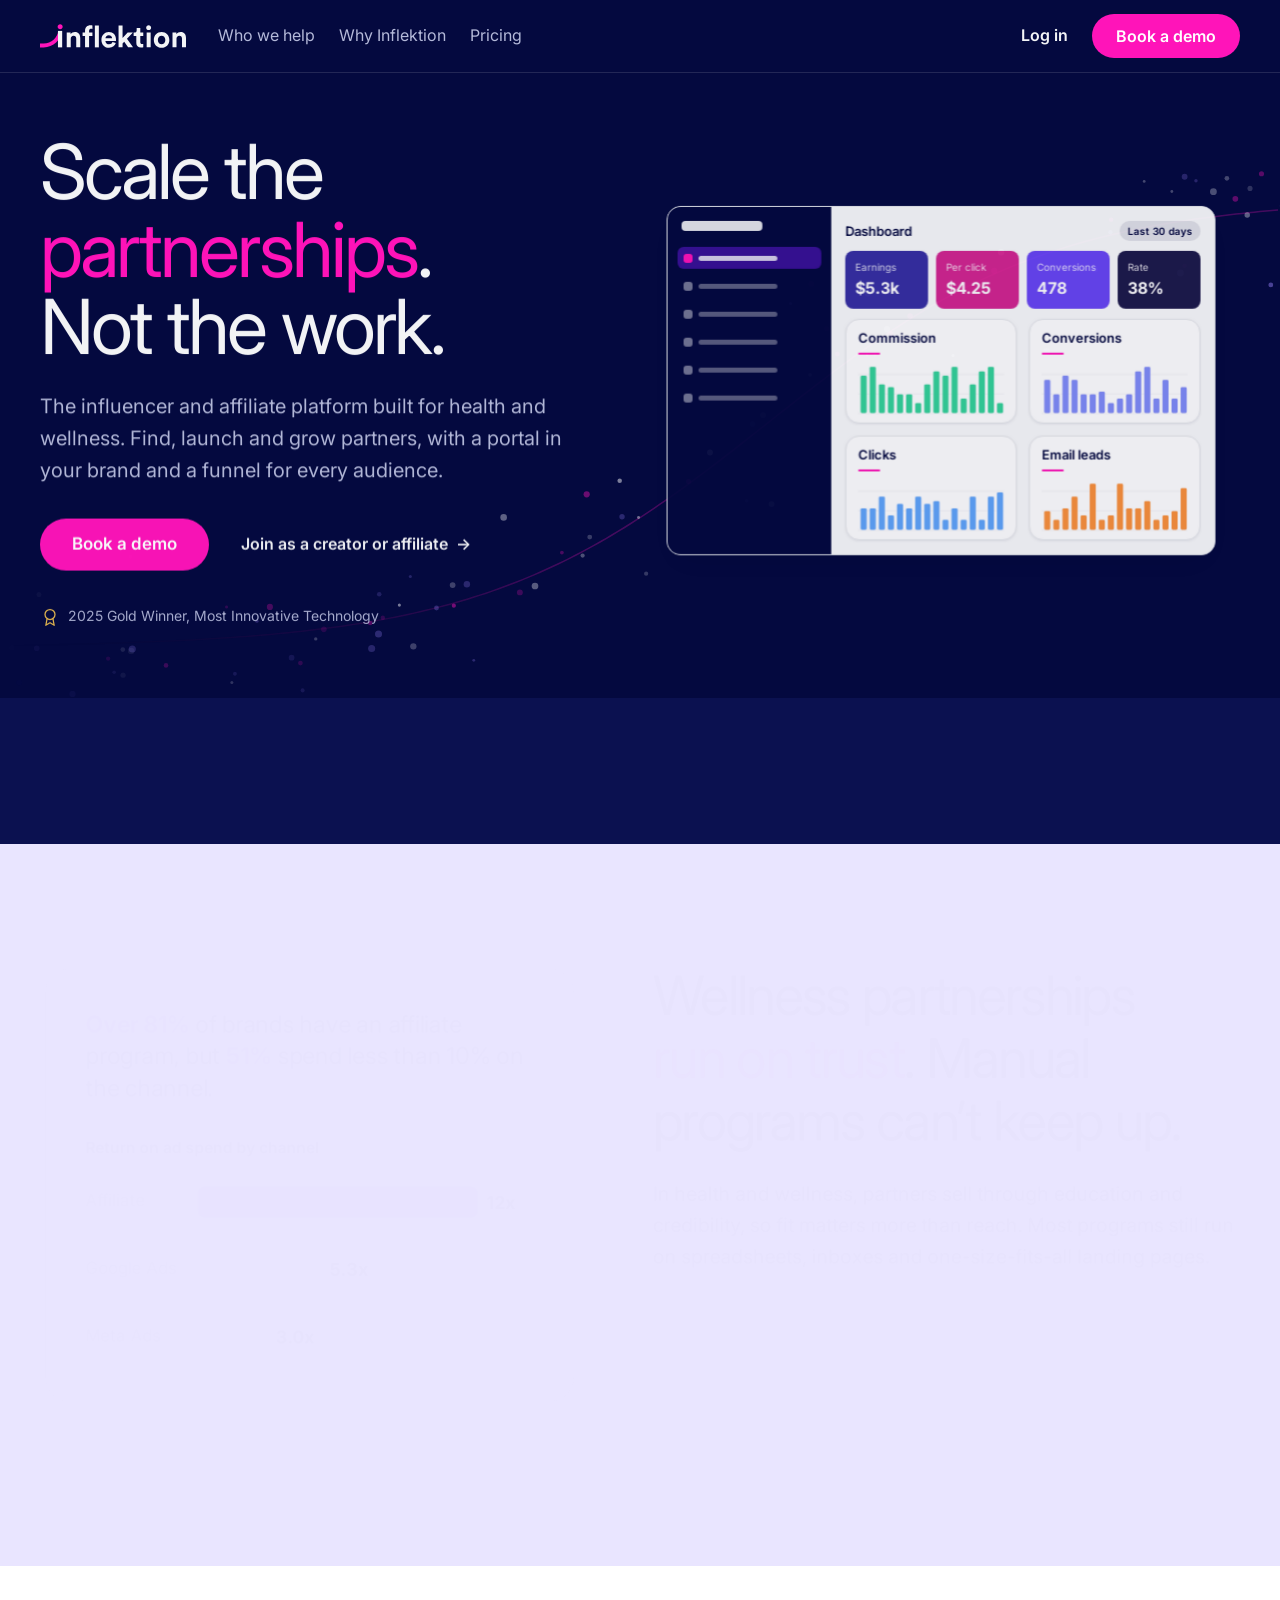
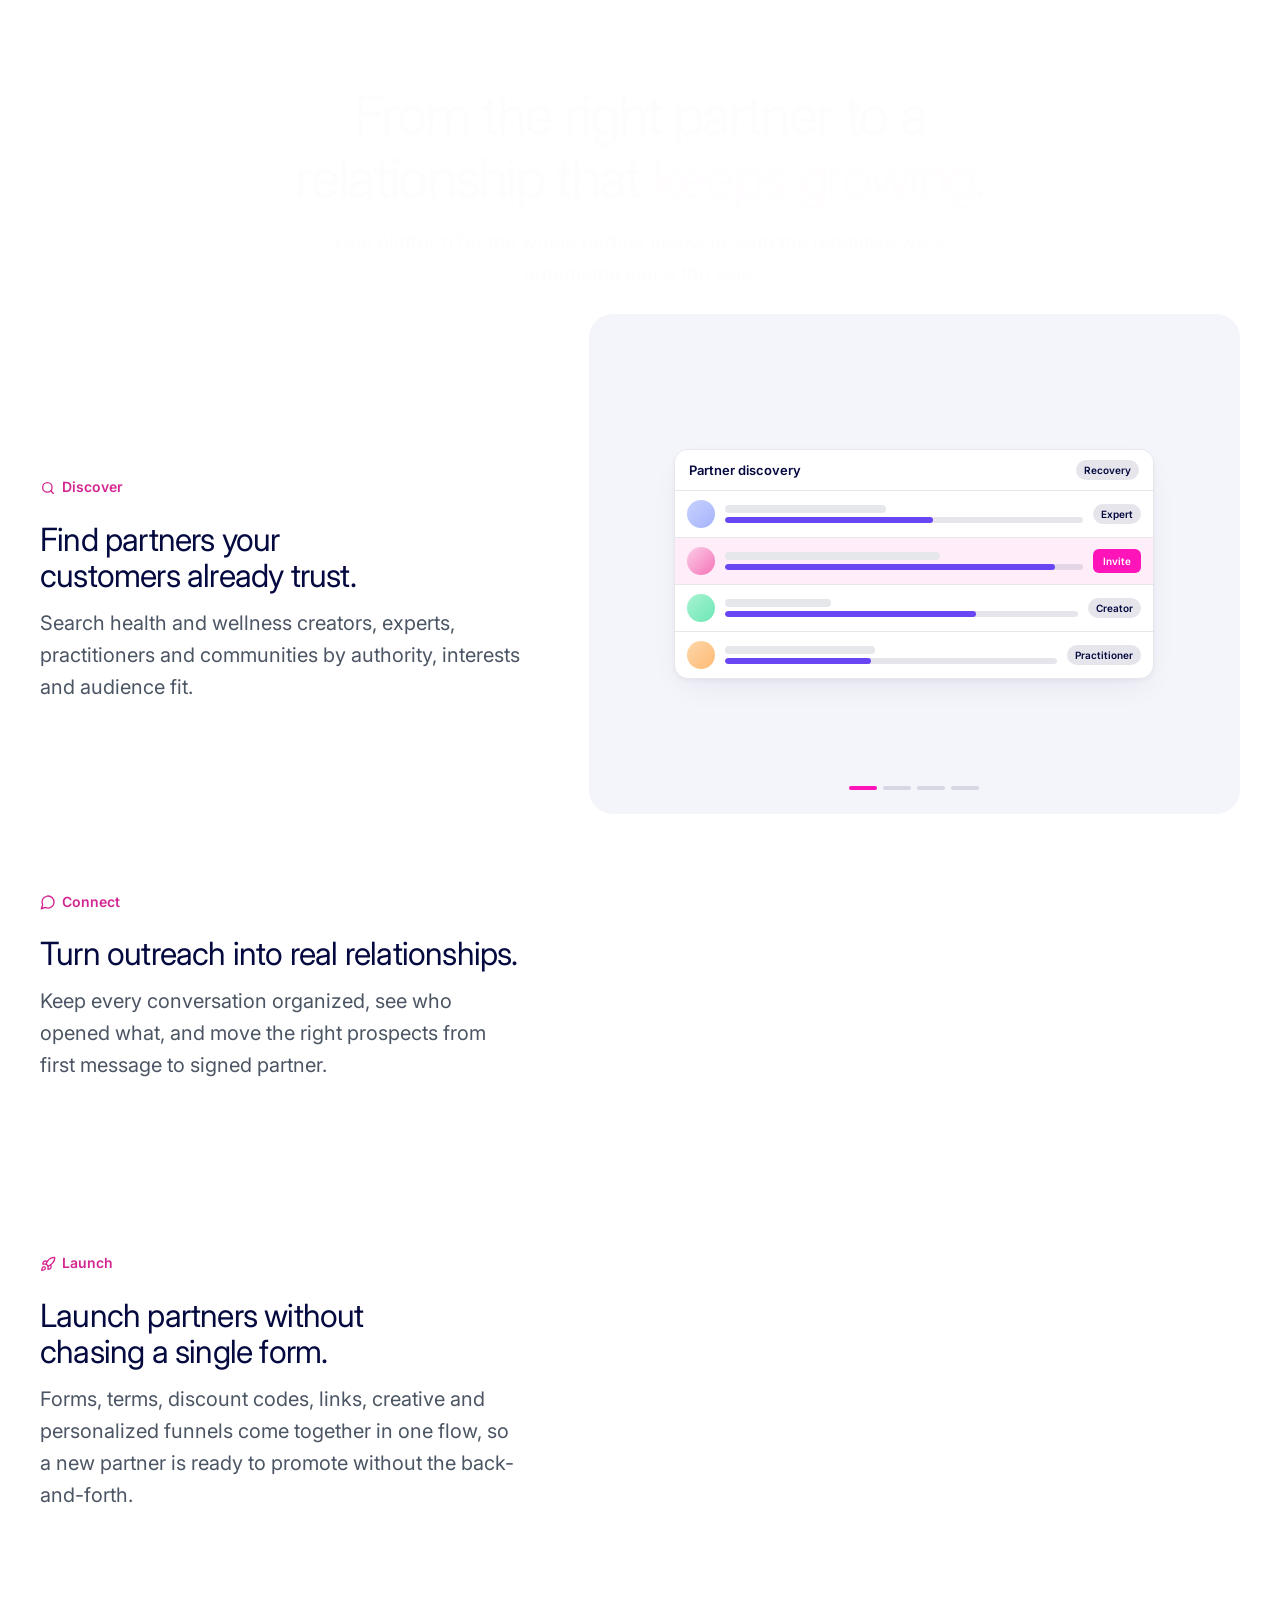
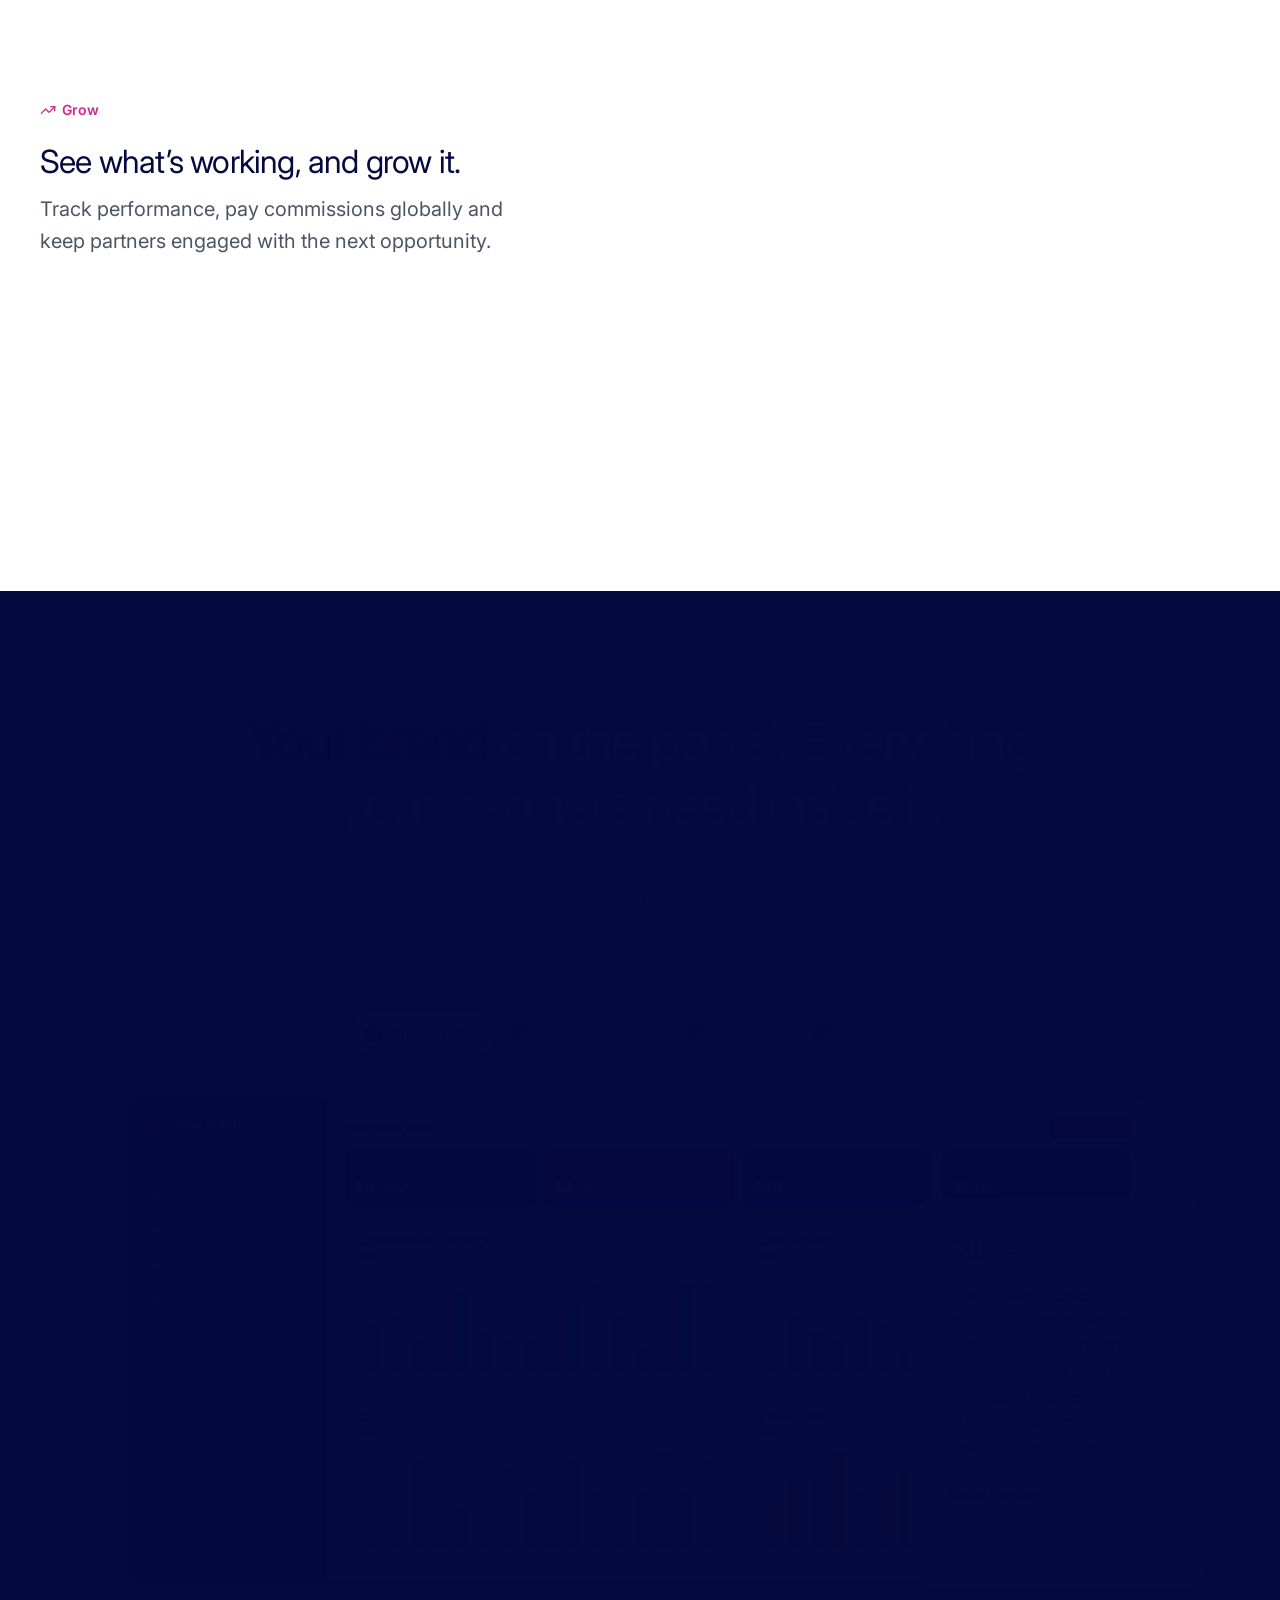
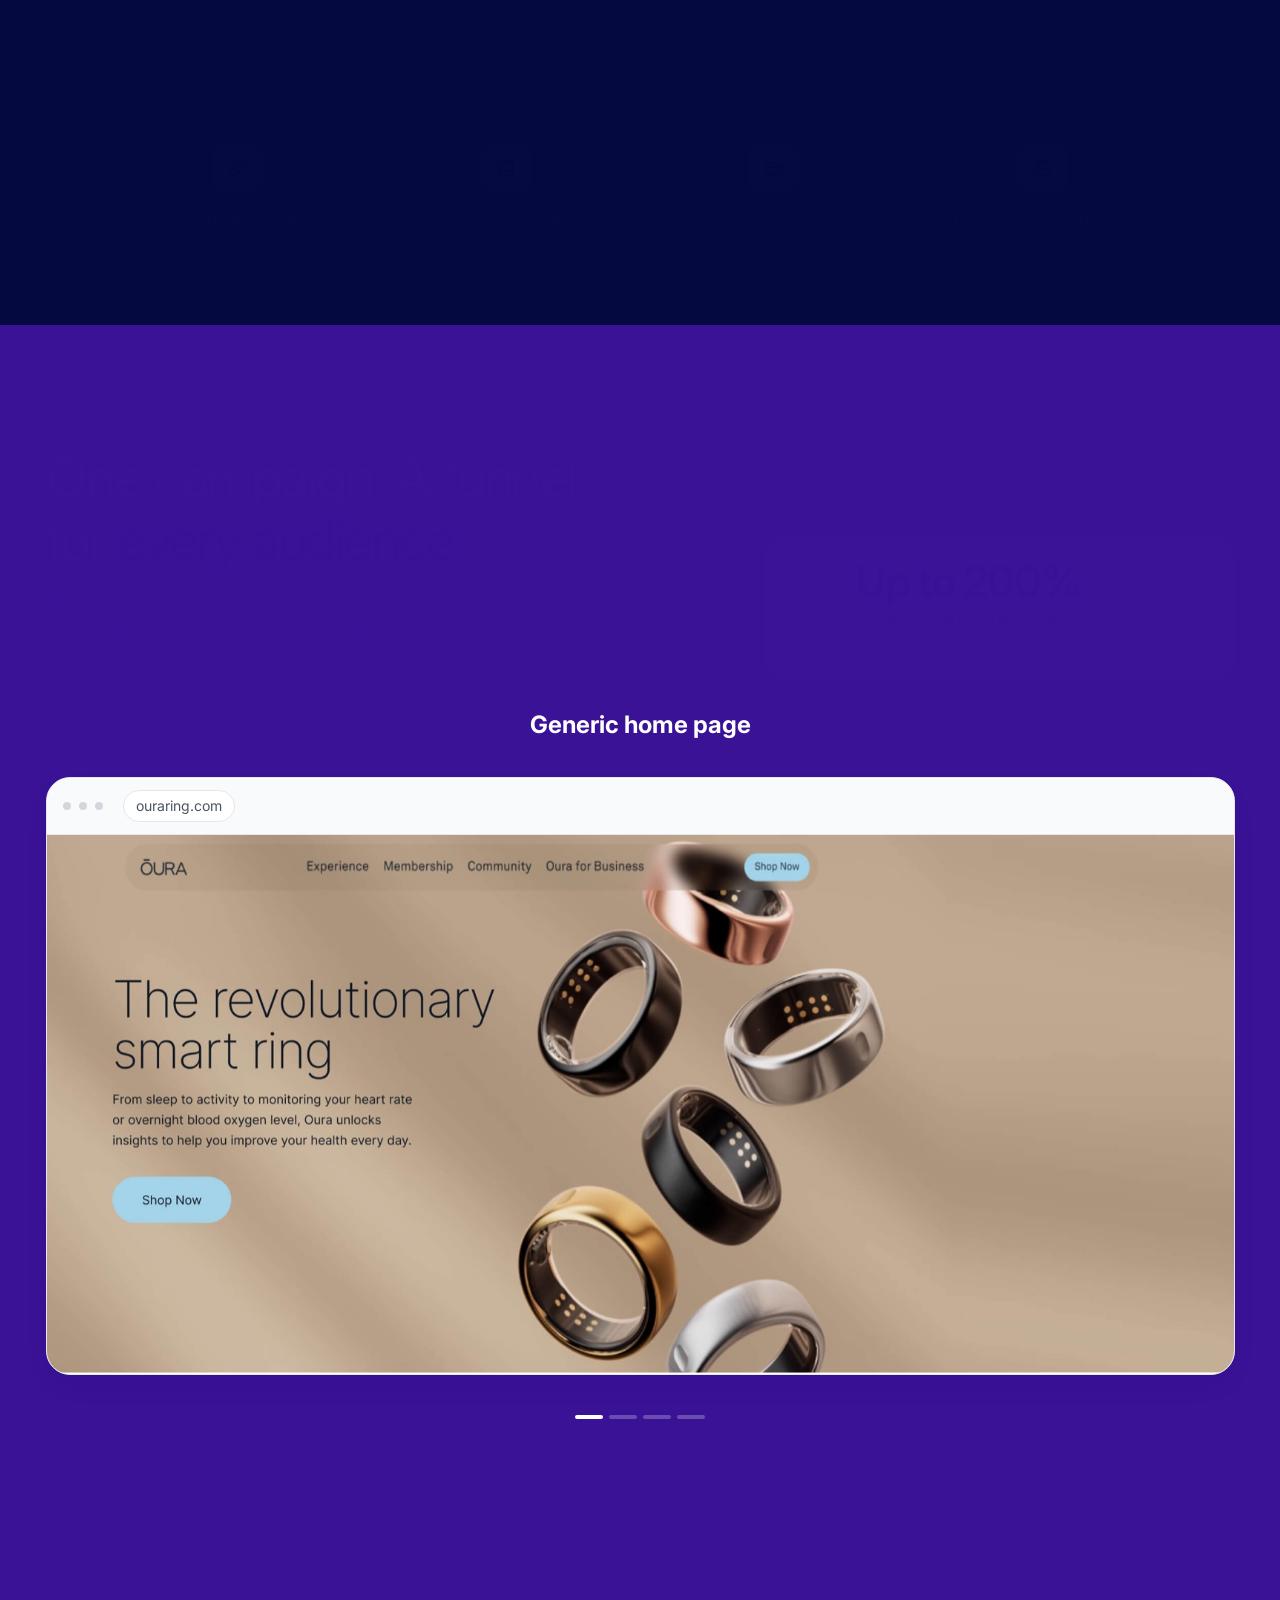
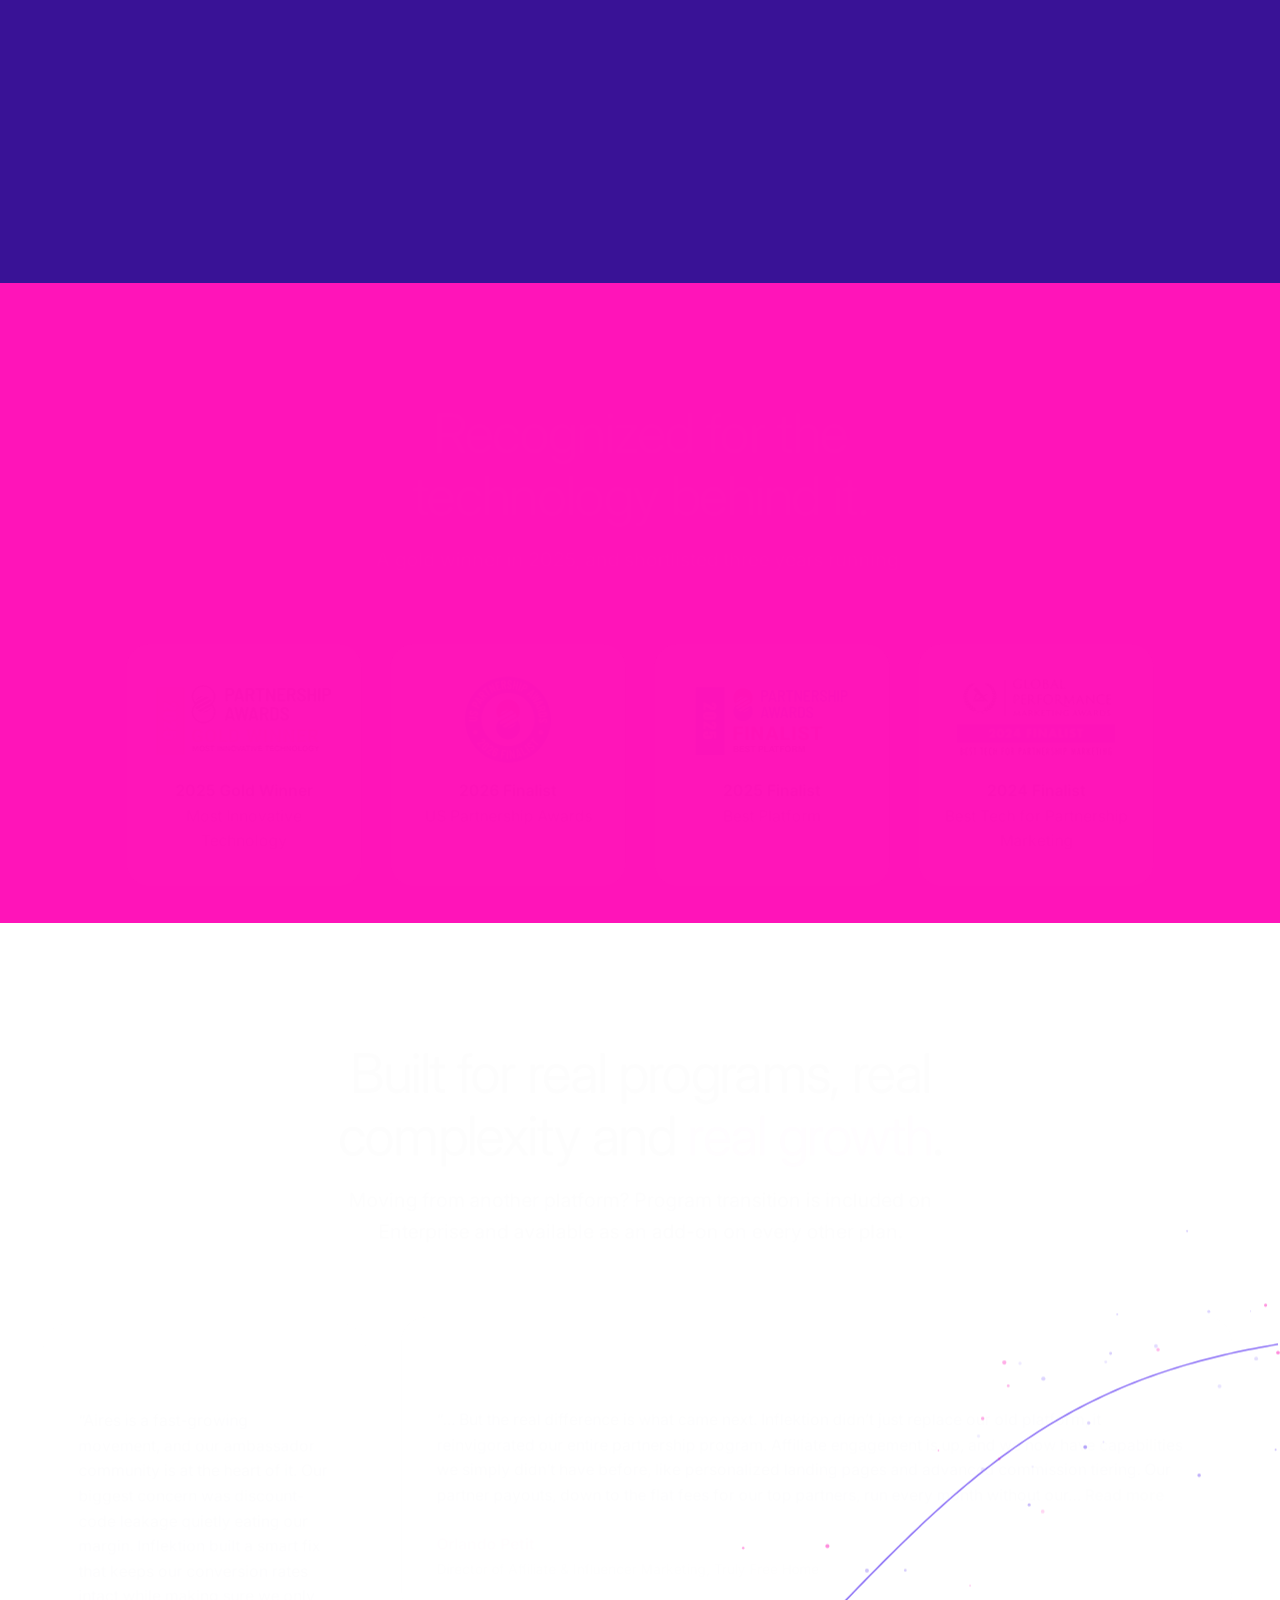
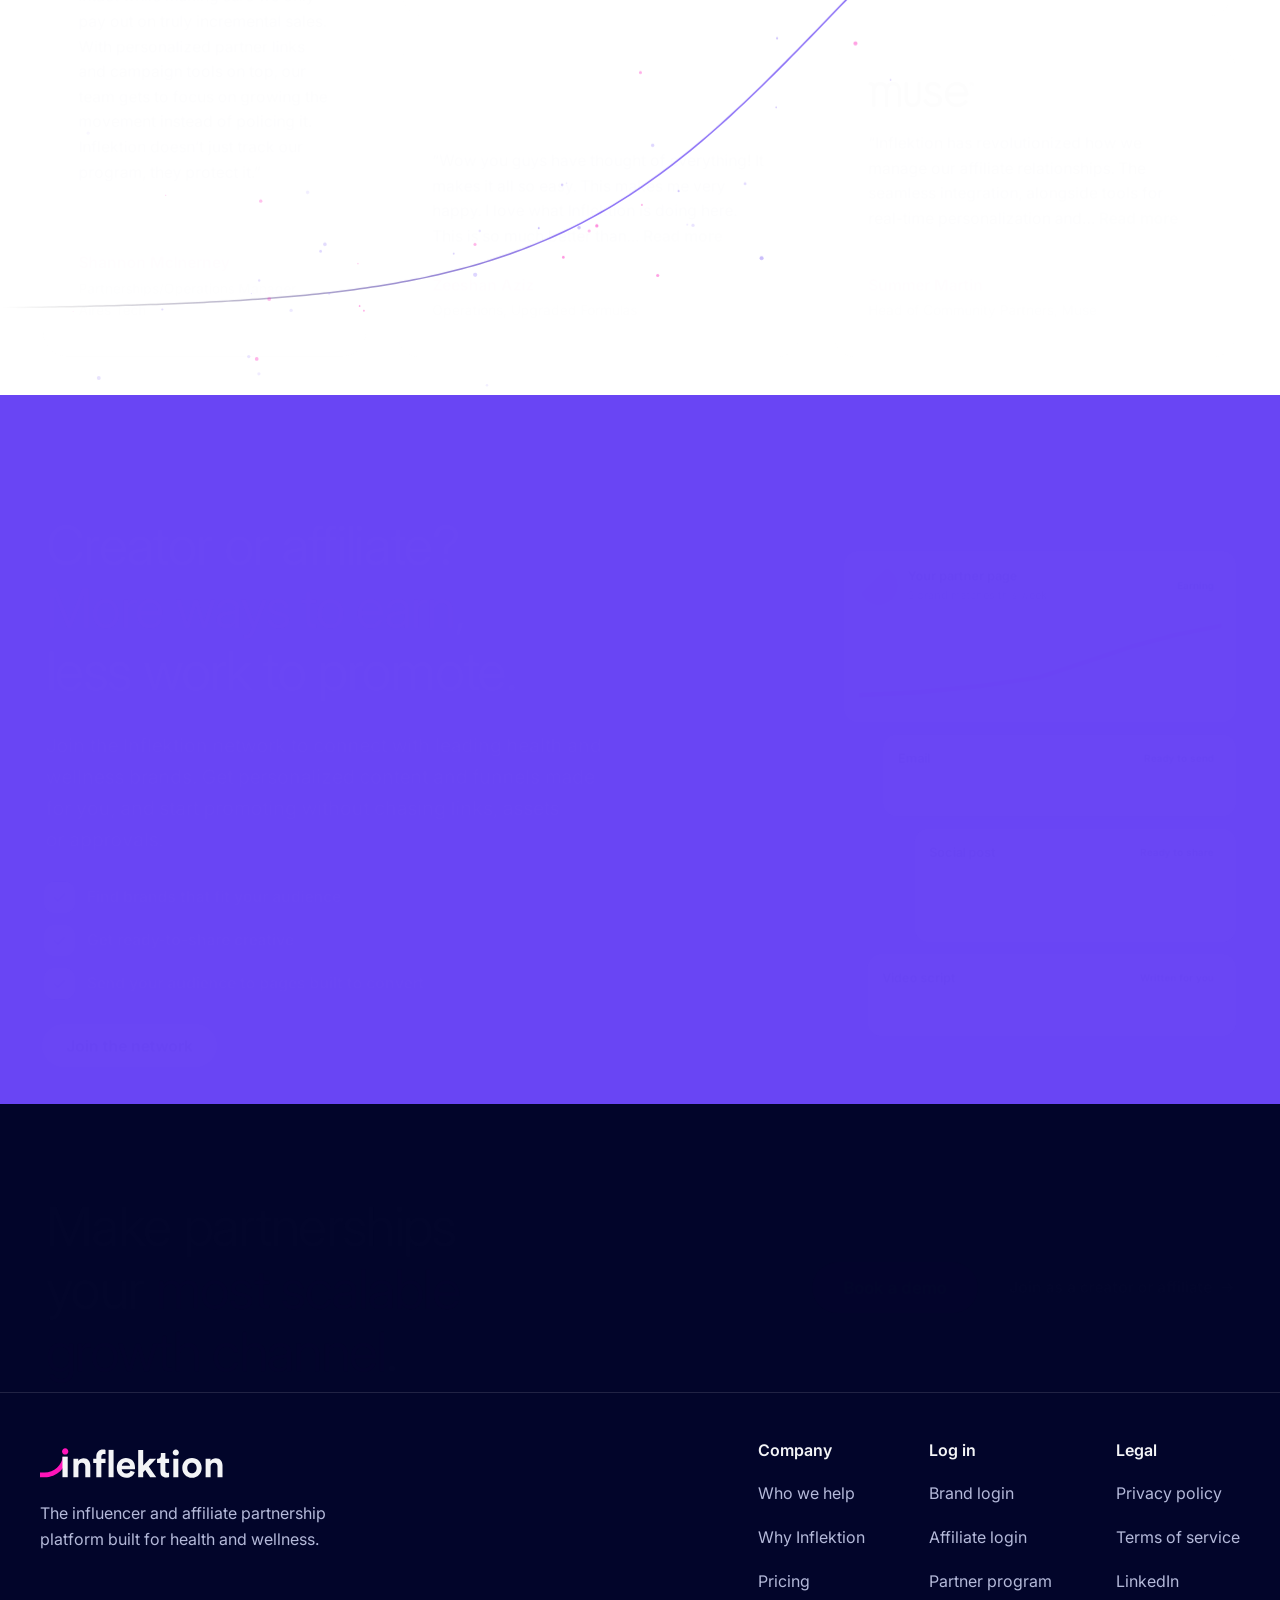
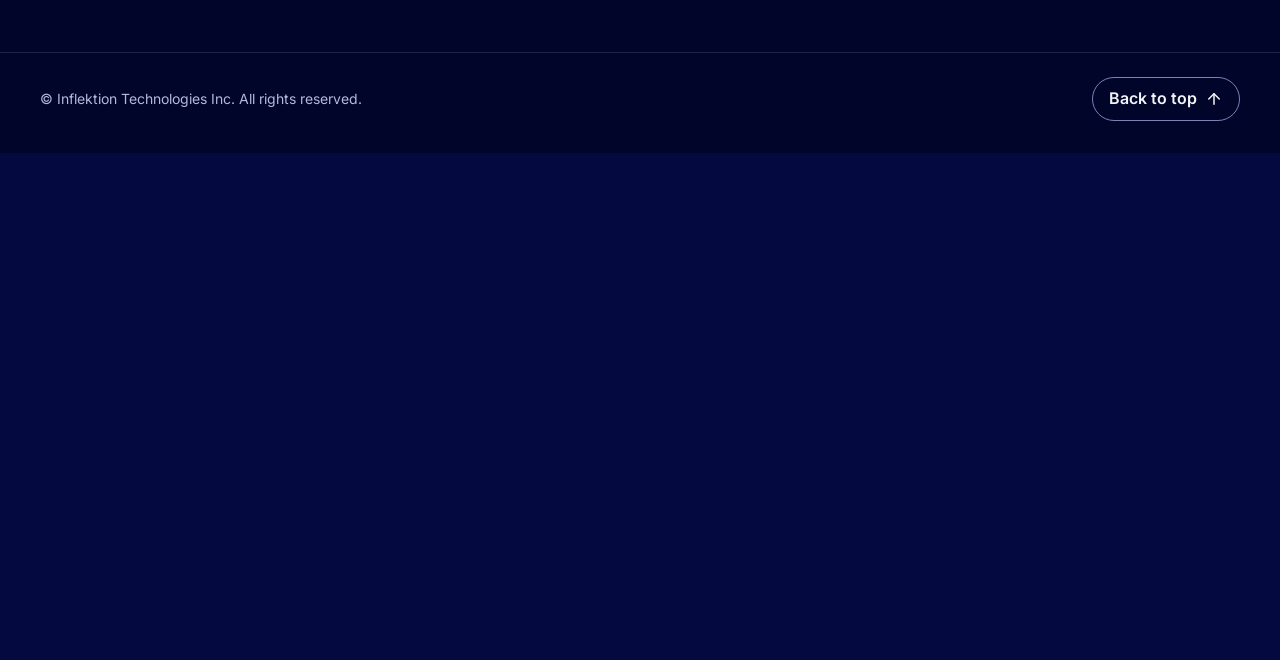
<file: site/concepts/v1-portal-views/index.html>
<!doctype html>
<html lang="en">
<head>
<meta charset="utf-8">
<meta name="viewport" content="width=device-width, initial-scale=1">
<meta name="robots" content="noindex, nofollow, noarchive">
<!-- Old address of Portal views (Version 1 until Nov 2026). Redirects so earlier review links keep working. -->
<title>Inflektion | Portal views has moved</title>
<meta http-equiv="refresh" content="0; url=../v2-portal-views/">
<link rel="canonical" href="../v2-portal-views/">
<style>body { margin: 0; padding: 48px 16px; font: 400 18px/1.6 system-ui, sans-serif; color: #04093F; background: #F4F4FB; text-align: center; } a { color: #B01E78; }</style>
</head>
<body>
<p>Portal views is now Version 2. <a href="../v2-portal-views/">Open Portal views</a></p>
</body>
</html>
</file>
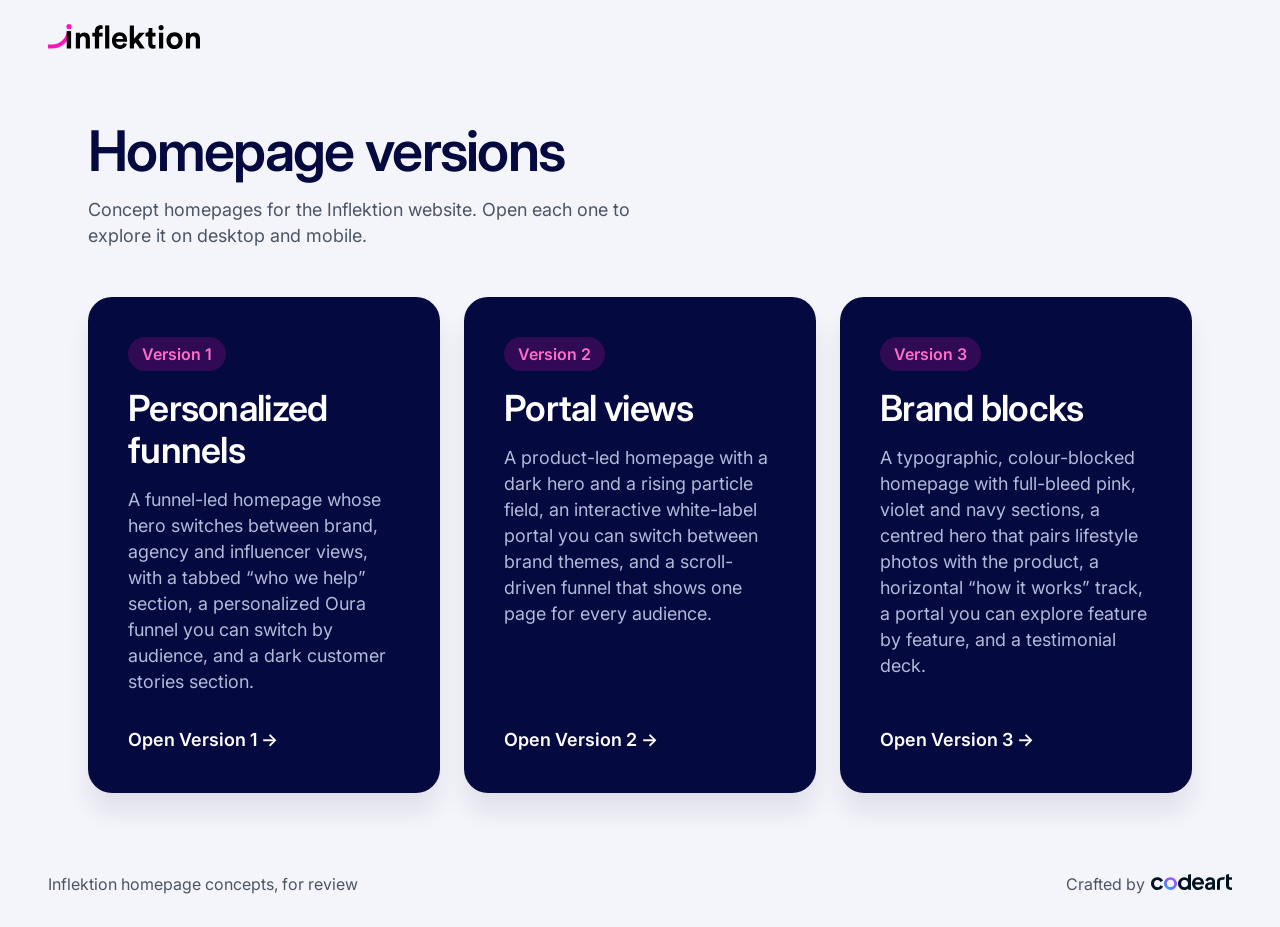
<file: site/concepts/v2-lifestyle-frame/index.html>
<!doctype html>
<html lang="en">
<head>
<meta charset="utf-8">
<meta name="viewport" content="width=device-width, initial-scale=1">
<meta name="robots" content="noindex, nofollow, noarchive">
<!-- Old address of Lifestyle frame (Version 2 until Nov 2026), now archived in archive/round-2. Redirects to the version picker. -->
<title>Inflektion | Lifestyle frame has been archived</title>
<meta http-equiv="refresh" content="0; url=../../">
<link rel="canonical" href="../../">
<style>body { margin: 0; padding: 48px 16px; font: 400 18px/1.6 system-ui, sans-serif; color: #04093F; background: #F4F4FB; text-align: center; } a { color: #B01E78; }</style>
</head>
<body>
<p>Lifestyle frame has been archived. <a href="../../">Go to the homepage versions</a></p>
</body>
</html>
</file>
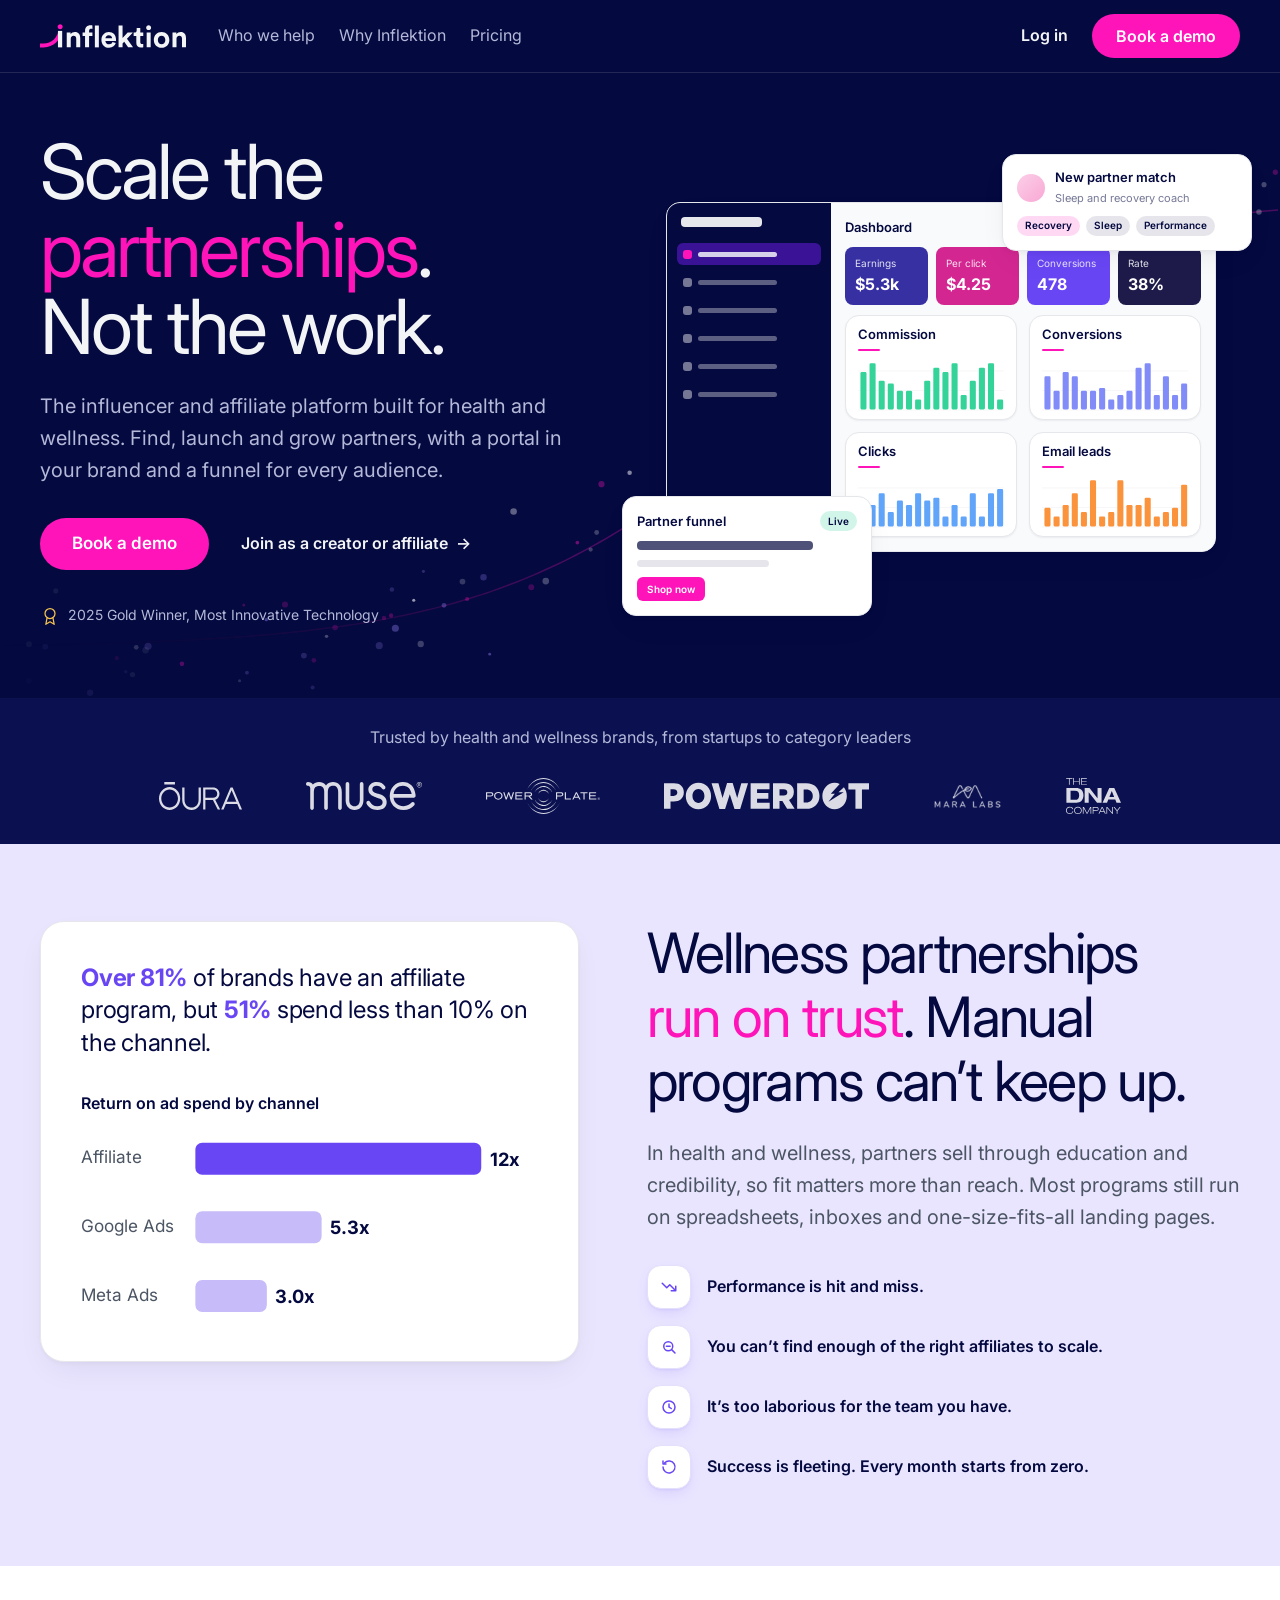
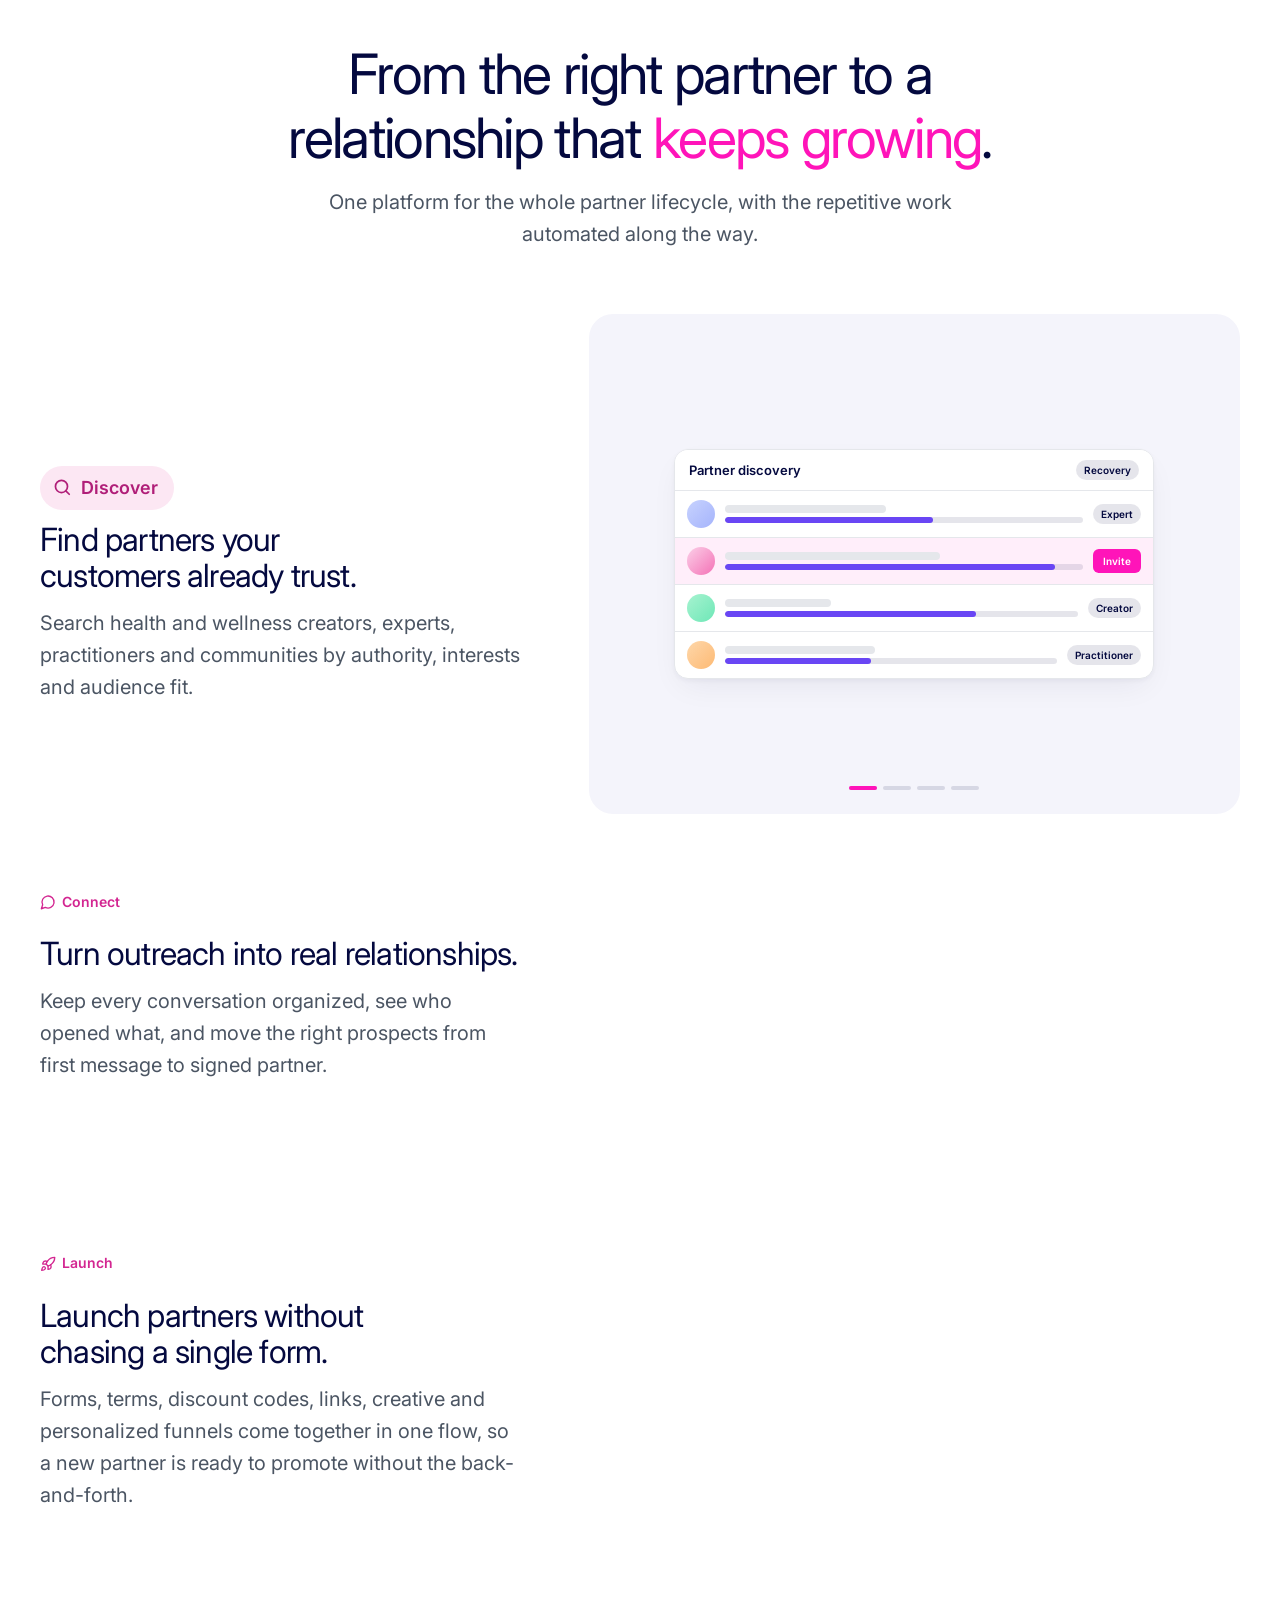
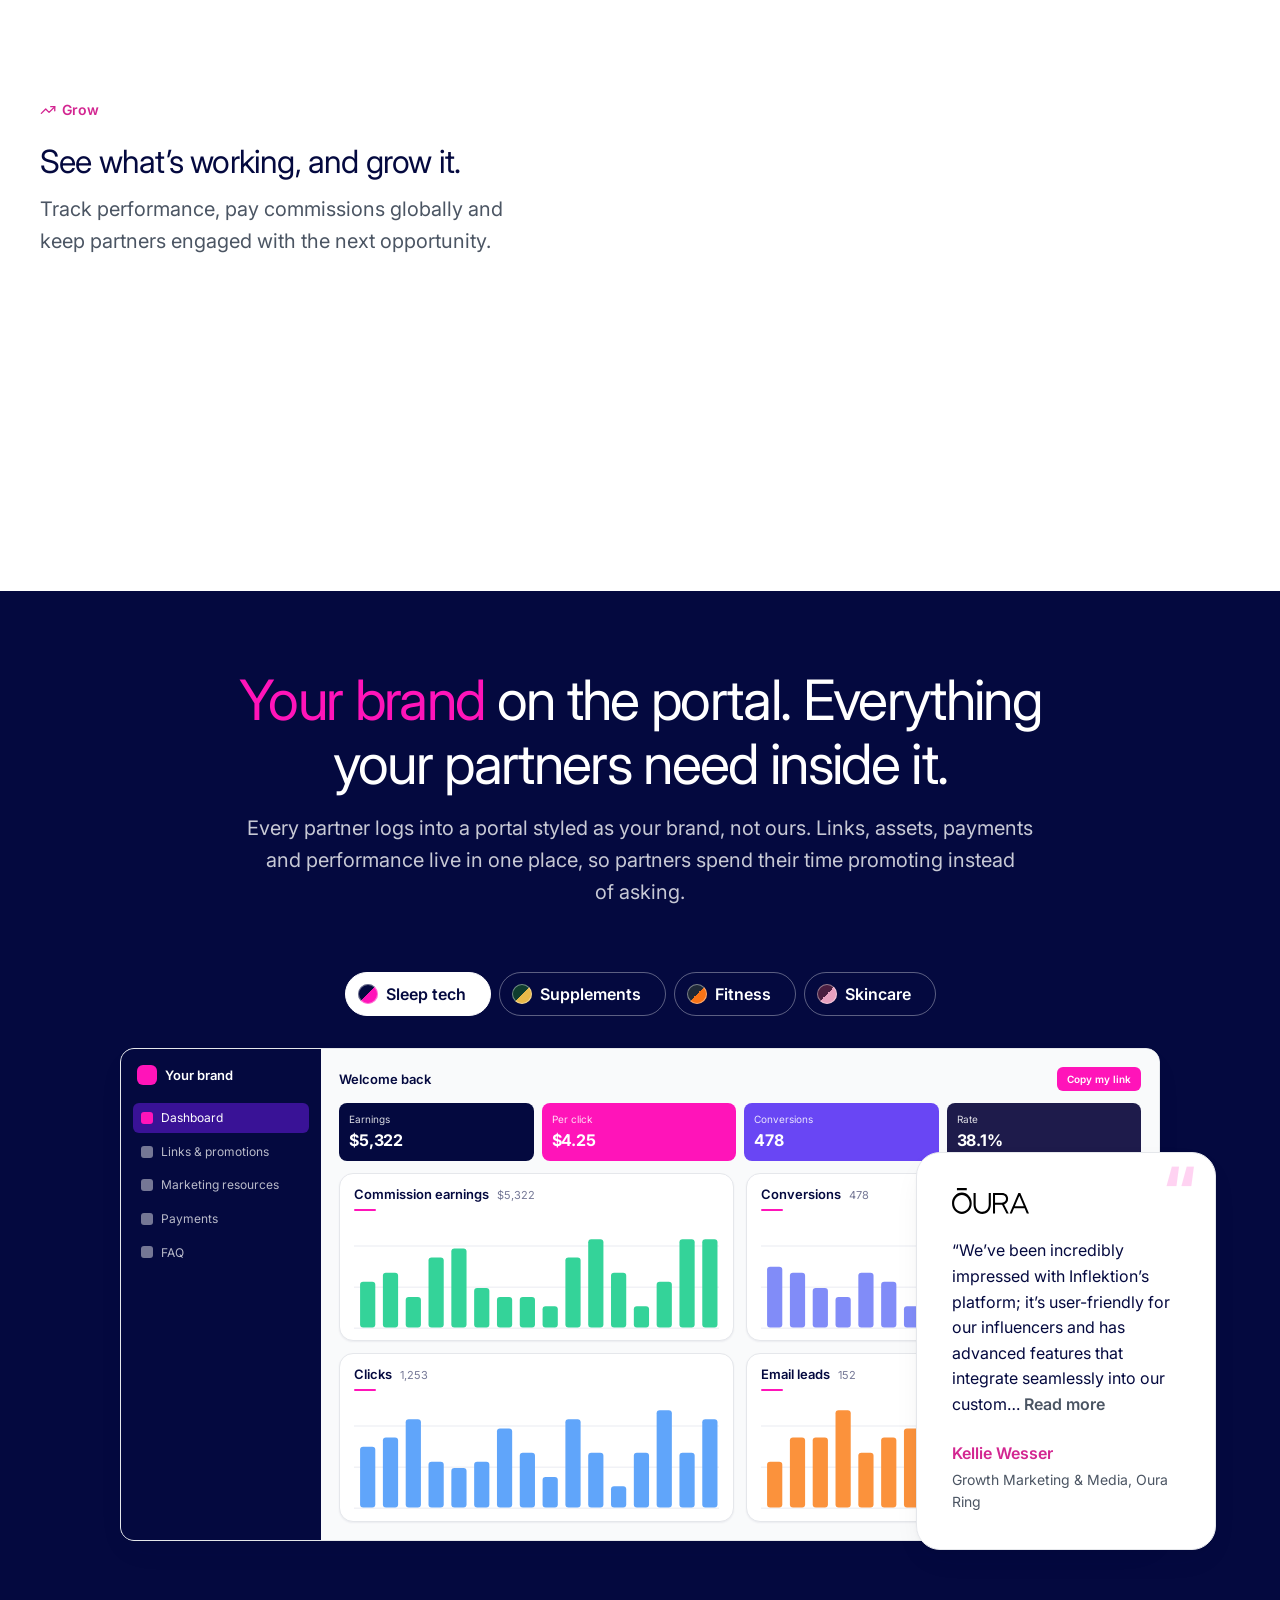
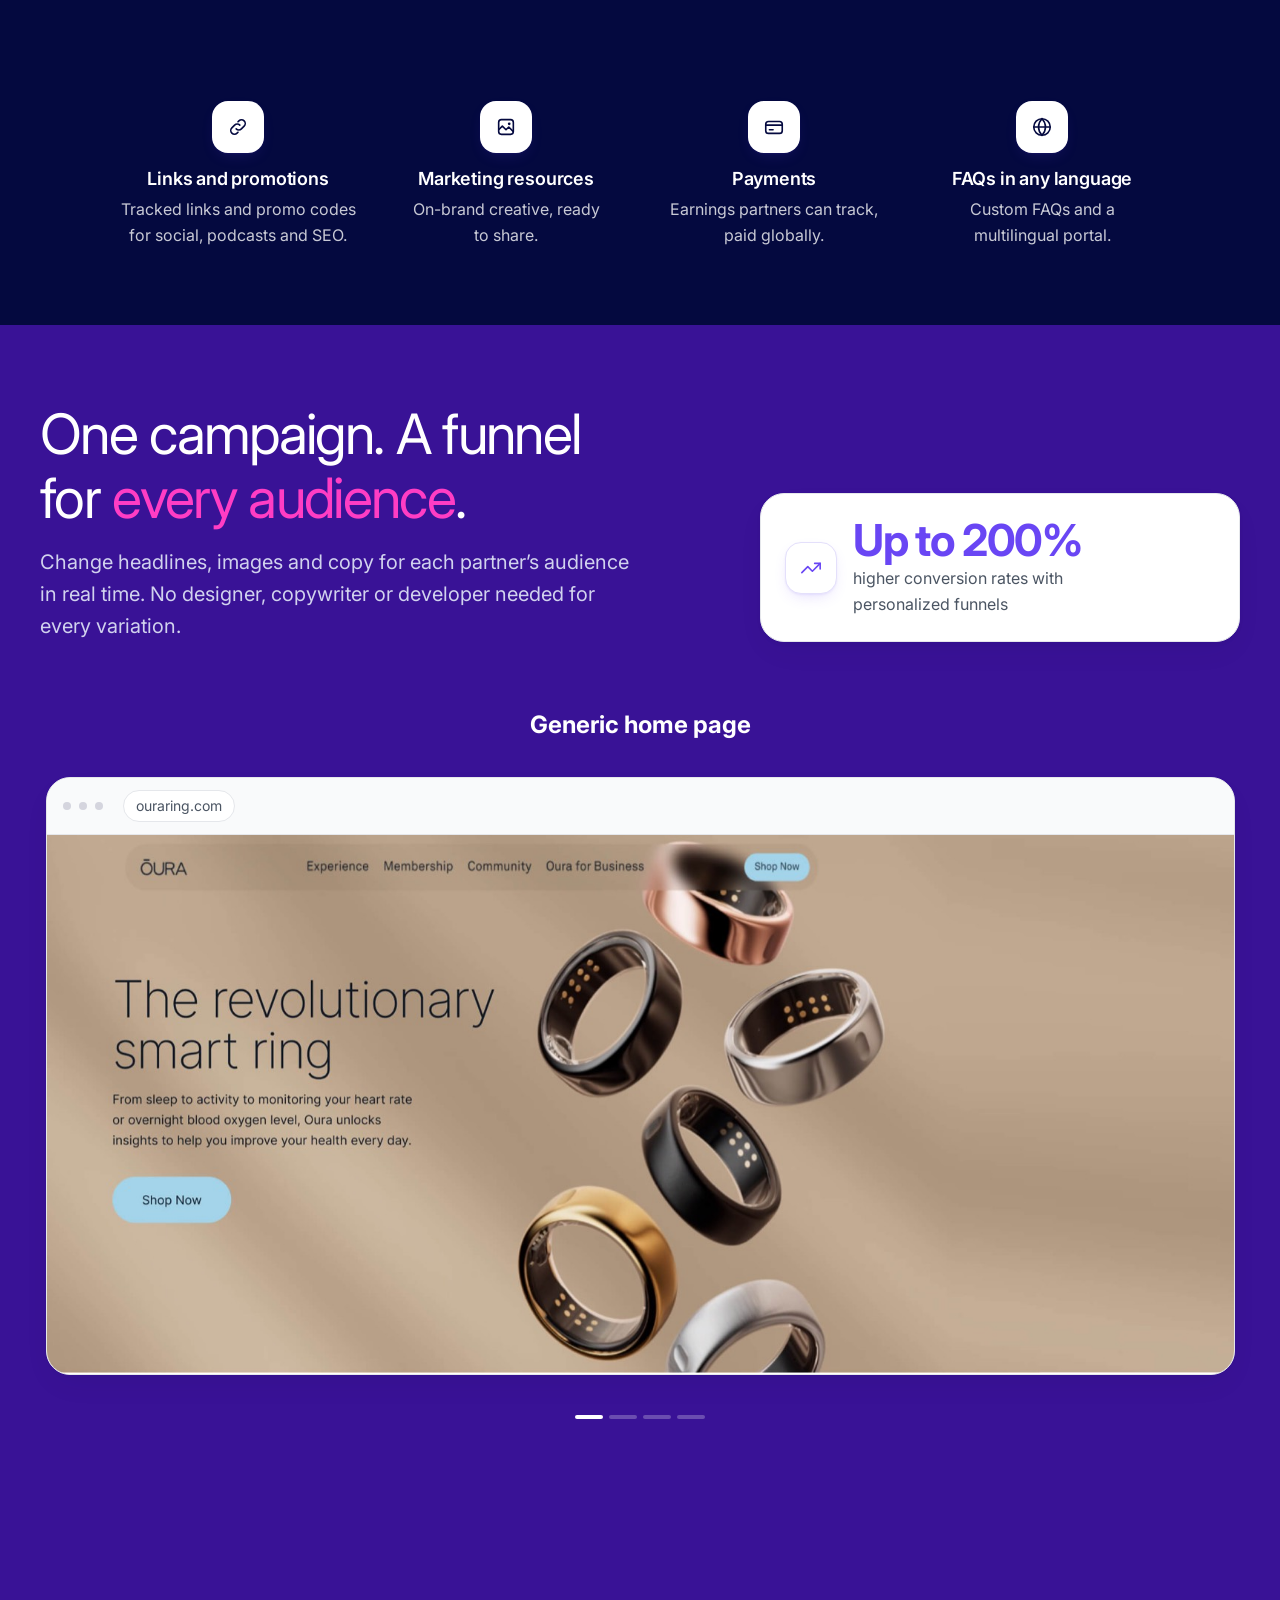
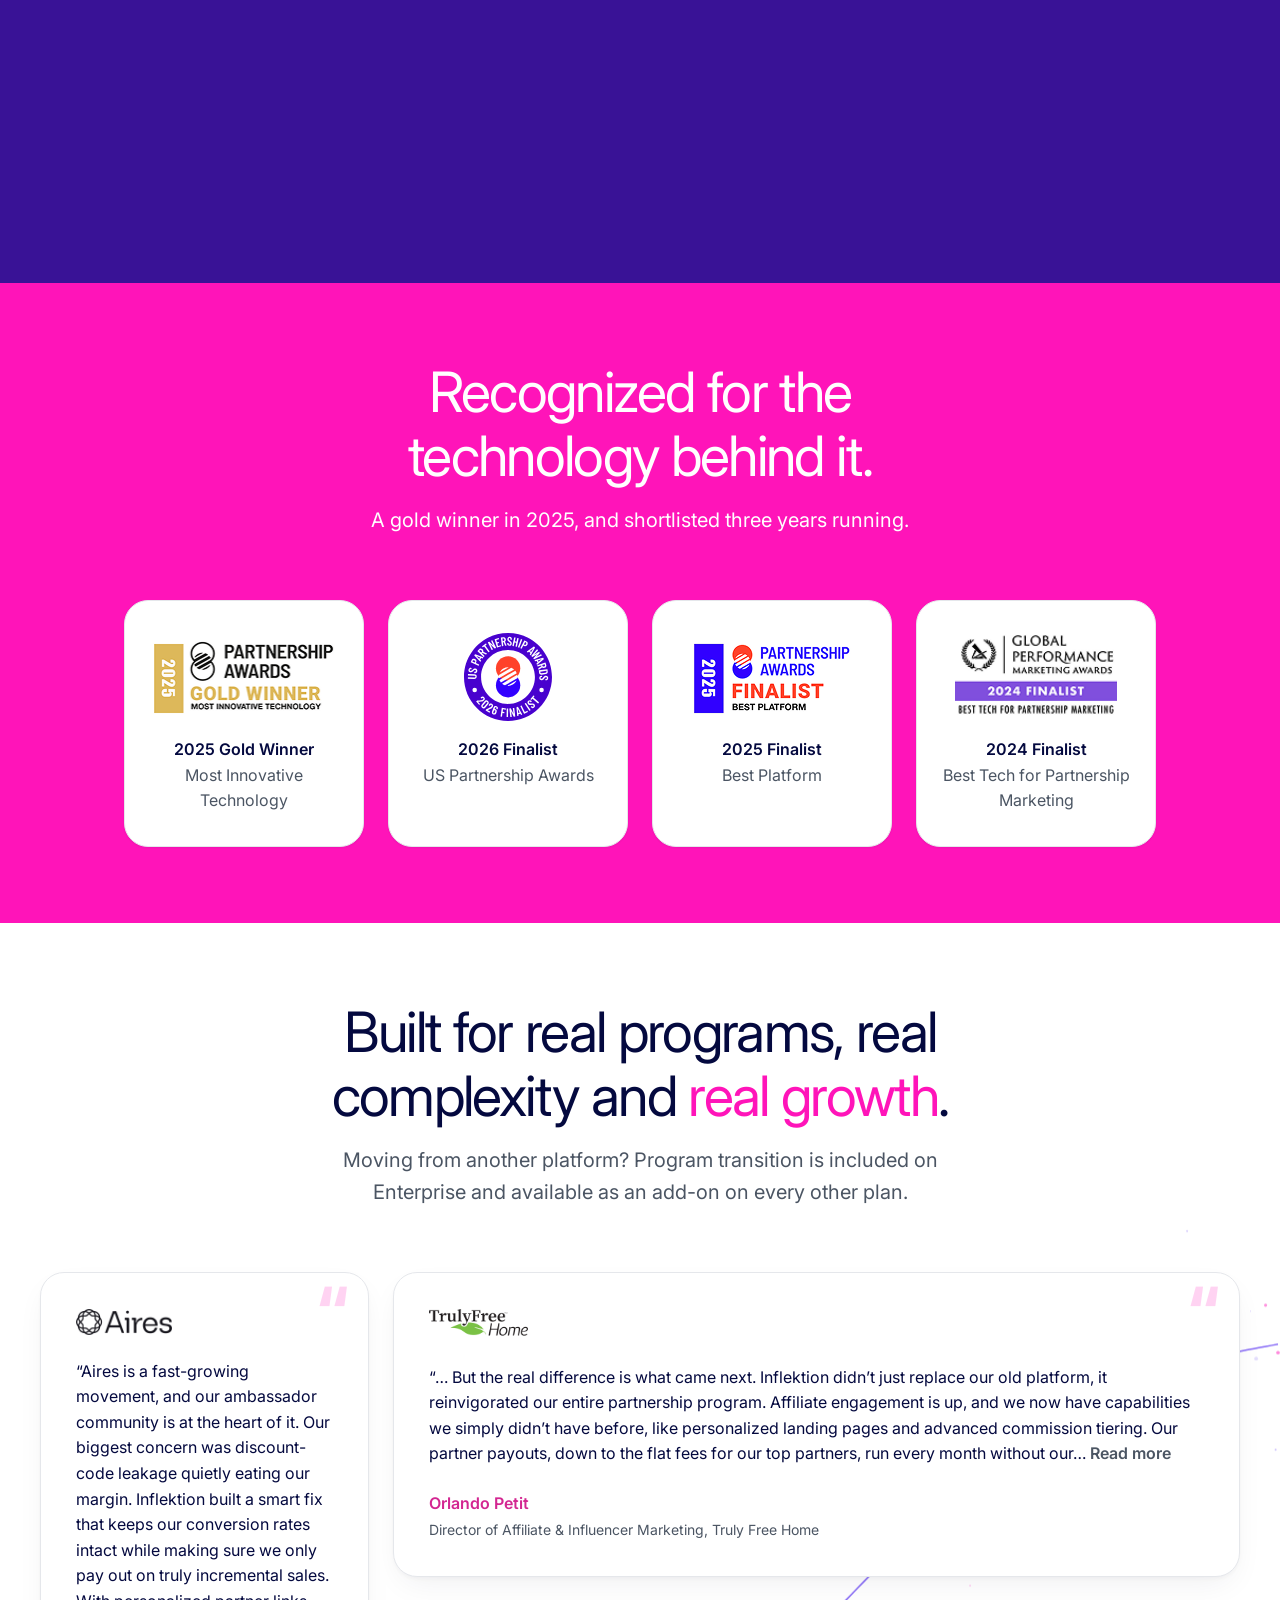
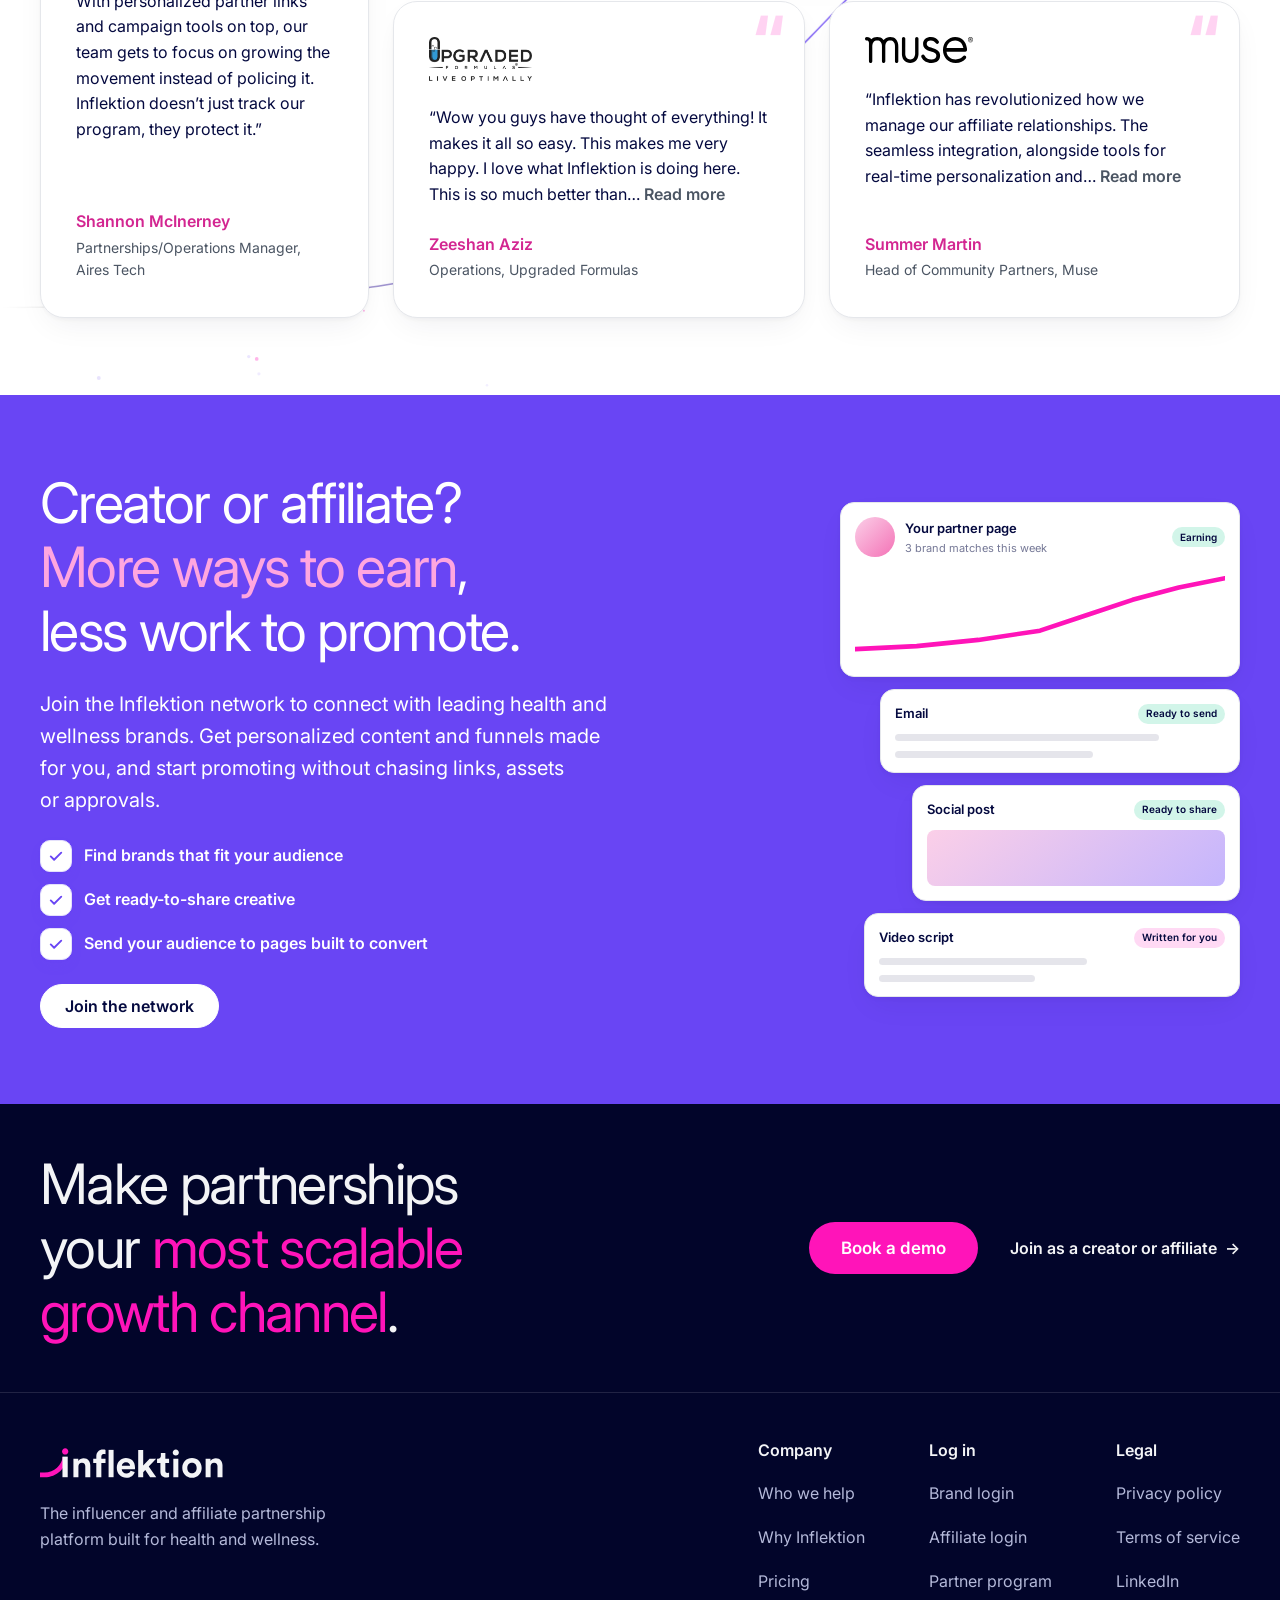
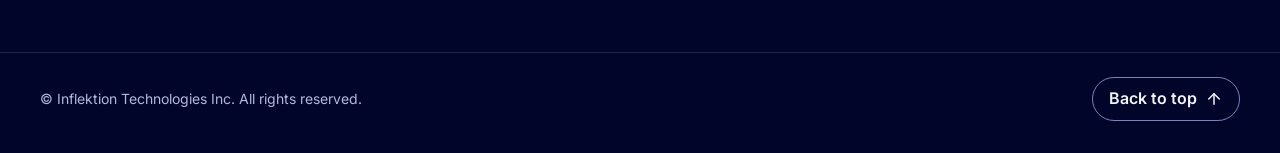
<file: site/concepts/v2-portal-views/index.html>
<!doctype html>
<html lang="en" data-theme="light">
<head>
  <meta charset="utf-8">
  <meta name="viewport" content="width=device-width, initial-scale=1">
  <meta name="robots" content="noindex, nofollow, noarchive">
  <title>Inflektion: influencer and affiliate partnerships for health and wellness</title>
  <meta name="description" content="Inflektion is the influencer and affiliate platform built for health and wellness brands: discover partners, launch them in one flow, and give each one a branded portal and a personalized funnel.">
  <meta property="og:title" content="Inflektion: scale the partnerships, not the work">
  <meta property="og:description" content="The influencer and affiliate platform built for health and wellness brands.">
  <meta property="og:type" content="website">
  <meta name="theme-color" content="#04093F">
  <link rel="icon" href="../../assets/favicon.svg?v=11" type="image/svg+xml">
  <link rel="icon" type="image/png" sizes="32x32" href="../../assets/favicon/favicon-32x32.png?v=11">
  <link rel="apple-touch-icon" sizes="180x180" href="../../assets/favicon/apple-touch-icon.png?v=11">
  <link rel="preconnect" href="https://fonts.googleapis.com">
  <link rel="preconnect" href="https://fonts.gstatic.com" crossorigin>
  <link rel="stylesheet" href="https://fonts.googleapis.com/css2?family=Inter:wght@400;600;700&display=swap">
  <link rel="stylesheet" href="../shared/tokens.css?v=13">
  <link rel="stylesheet" href="../shared/kit.css?v=11">
  <link rel="stylesheet" href="style.css?v=18">
  <script>
    document.documentElement.classList.add('js');
    /* Hero load-in: set before first paint so nothing flashes; main.js clears it after the run */
    if (!matchMedia('(prefers-reduced-motion: reduce)').matches) document.documentElement.classList.add('intro');
    /* Particle field presets. Edit these to tune the backgrounds; see ../shared/fx-particles.js for every parameter. */
    window.INFLEKTION_FX = {
      hero:  { density: 1.1, speed: 12, size: '1.4,3.6', opacity: 0.6, colors: '#FF14B9,#9D86FF,#FFFFFF', spread: 0.2, rise: 0.72, bend: 0.6, curveOpacity: 0.28 },
      final: { density: 1.0, speed: 10, opacity: 0.45, colors: '#FF14B9,#9D86FF,#FFFFFF', spread: 0.24, rise: 0.6, bend: 0.55, curveOpacity: 0.25 },
      light: { density: 0.6, opacity: 0.35, colors: '#6946F4,#FF14B9,#B9A8FF', spread: 0.18, rise: 0.55, bend: 0.65, curveOpacity: 0.22, curveColor: '#6946F4', motion: 'static', seed: 11 },
    };
  </script>
  <script src="../shared/fx-particles.js?v=11" defer></script>
  <script src="../shared/nav-autohide.js?v=11" defer></script>
  <script src="main.js?v=14" defer></script>
</head>
<body class="colour-review"><!-- V1 colour review: remove "colour-review" to undo every change in the "V1 colour review" block of style.css -->
<a class="skip-link" href="#main">Skip to content</a>

<header class="site-header surface-dark">
  <div class="wrap header-inner">
    <a class="brand" href="#top" aria-label="Inflektion home"><svg class="logo" aria-hidden="true" focusable="false" width="146" height="24" viewBox="0 0 173 28" fill="none" xmlns="http://www.w3.org/2000/svg">
<path fill-rule="evenodd" clip-rule="evenodd" d="M19.0824 21.7308C15.264 25.1568 10.0158 27.491 4.29888 27.491H0V23.0201H4.29888C8.80984 23.0201 13.0258 21.1687 16.1146 18.3973C19.228 15.6038 21.3832 11.628 21.3832 8.39971H25.8367C25.8367 13.2186 22.8761 18.3269 19.0824 21.7308Z" fill="#FF14B9"/>
<path d="M161.742 17.3415V27.4635H157.003V9.86617H161.599V12.048C162.668 10.2238 164.77 9.4012 166.658 9.4012C171.005 9.4012 173 12.5129 173 16.3758V27.4635H168.261V17.1984C168.261 15.2312 167.3 13.6932 165.019 13.6932C162.953 13.6932 161.742 15.3027 161.742 17.3415Z" fill="currentColor"/>
<path d="M144.071 23.6722C146.387 23.6722 148.524 21.9912 148.524 18.6648C148.524 15.3385 146.387 13.6574 144.071 13.6574C141.755 13.6574 139.617 15.3385 139.617 18.6648C139.617 21.9554 141.755 23.6722 144.071 23.6722ZM144.071 9.32965C149.308 9.32965 153.263 13.2282 153.263 18.6648C153.263 24.0656 149.308 28 144.071 28C138.833 28 134.879 24.0656 134.879 18.6648C134.879 13.2282 138.833 9.32965 144.071 9.32965Z" fill="currentColor"/>
<path d="M131.124 27.4635H126.385V9.86617H131.124V27.4635ZM125.815 4.10769C125.815 2.46241 127.133 1.13903 128.737 1.13903C130.376 1.13903 131.658 2.46241 131.658 4.10769C131.658 5.68144 130.376 7.00482 128.737 7.00482C127.133 7.00482 125.815 5.68144 125.815 4.10769Z" fill="currentColor"/>
<path d="M118.833 4.60843V9.86617H122.36V14.0867H118.833V21.4547C118.833 22.9926 119.546 23.4934 120.899 23.4934C121.47 23.4934 122.111 23.4219 122.36 23.3503V27.2847C121.933 27.4635 121.078 27.7139 119.688 27.7139C116.268 27.7139 114.13 25.6752 114.13 22.2773V14.0867H110.959V9.86617H111.85C113.703 9.86617 114.558 8.6501 114.558 7.07635V4.60843H118.833Z" fill="currentColor"/>
<path d="M110.083 9.86615L103.064 17.2699L110.225 27.4635H104.418L99.7864 20.7393L97.8269 22.8138V27.4635H93.0883V1.56822H97.8269V16.4115L103.884 9.86615H110.083Z" fill="currentColor"/>
<path d="M77.564 16.6619H85.4022C85.331 14.9093 84.1908 13.1925 81.4831 13.1925C79.0248 13.1925 77.6709 15.0524 77.564 16.6619ZM85.8654 21.24L89.8201 22.4204C88.9294 25.4606 86.1504 28 81.8394 28C77.0296 28 72.7899 24.5306 72.7899 18.5933C72.7899 12.9779 76.9228 9.32965 81.4119 9.32965C86.8273 9.32965 90.0695 12.799 90.0695 18.4502C90.0695 19.1298 89.9982 19.8451 89.9982 19.9167H77.4572C77.564 22.2415 79.5236 23.9226 81.875 23.9226C84.084 23.9226 85.2953 22.8138 85.8654 21.24Z" fill="currentColor"/>
<path d="M69.7477 27.4635H65.0092V1.56822H69.7477V27.4635Z" fill="currentColor"/>
<path d="M60.611 5.5026C59.5422 5.5026 58.1527 5.96757 58.1527 7.93475V9.86617H62.1074V13.9436H58.1527V27.4635H53.3785V13.9436H50.457V9.86617H53.3785V7.86322C53.3785 3.89308 55.8725 1.31786 59.7559 1.31786C60.7535 1.31786 61.7155 1.4967 62.1074 1.67553V5.68143C61.858 5.6099 61.3948 5.5026 60.611 5.5026Z" fill="currentColor"/>
<path d="M36.4204 17.3415V27.4635H31.6818V9.86617H36.2779V12.048C37.3467 10.2238 39.4487 9.4012 41.337 9.4012C45.6836 9.4012 47.6788 12.5129 47.6788 16.3758V27.4635H42.9403V17.1984C42.9403 15.2312 41.9783 13.6932 39.6981 13.6932C37.6317 13.6932 36.4204 15.3027 36.4204 17.3415Z" fill="currentColor"/>
<path d="M26.275 27.4635H21.2871V7.97025H26.275V27.4635Z" fill="currentColor"/>
<path d="M26.8503 2.98269C26.8503 4.62998 25.5199 5.96537 23.8789 5.96537C22.2378 5.96537 20.9075 4.62998 20.9075 2.98269C20.9075 1.33539 22.2378 0 23.8789 0C25.5199 0 26.8503 1.33539 26.8503 2.98269Z" fill="#FF14B9"/>
</svg></a>
    <button class="menu-btn" type="button" aria-expanded="false" aria-controls="site-nav">
      <svg aria-hidden="true" focusable="false" viewBox="0 0 24 24" width="24" height="24"><path d="M4 7h16M4 12h16M4 17h16" stroke="currentColor" stroke-width="1.75" stroke-linecap="round"/></svg>
      <span>Menu</span>
    </button>
    <nav id="site-nav" class="site-nav" aria-label="Main">
      <ul role="list" class="nav-pages">
        <li><a aria-disabled="true">Who we help<span class="visually-hidden"> (coming soon)</span></a></li>
        <li><a aria-disabled="true">Why Inflektion<span class="visually-hidden"> (coming soon)</span></a></li>
        <li><a aria-disabled="true">Pricing<span class="visually-hidden"> (coming soon)</span></a></li>
      </ul>
      <div class="nav-actions">
        <a class="nav-login" href="https://my.inflektion.ai">Log in</a>
        <a class="btn btn--primary" href="#demo">Book a demo</a>
      </div>
    </nav>
  </div>
</header>

<main id="main">

  <!-- 1. Hero (dark) -->
  <section class="hero surface-dark" id="top" aria-labelledby="hero-title">
    <canvas class="fx-particles" data-fx="hero" aria-hidden="true"></canvas>
    <div class="wrap hero-grid">
      <div class="hero-copy">
        <h1 id="hero-title">Scale the <span class="hl">partnerships</span>. Not the work.</h1>
        <p class="lead">The influencer and affiliate platform built for health and wellness. Find, launch and grow partners, with a portal in your brand and a funnel for every audience.</p>
        <div class="cta-row">
          <a class="btn btn--primary btn--lg" href="#demo">Book a demo</a>
          <a class="text-link" href="#creators"><span class="text-link__label">Join as a creator or affiliate</span><span class="text-link__arrow" aria-hidden="true">→</span></a>
        </div>
        <p class="award-teaser">
          <svg class="award-teaser__icon" aria-hidden="true" focusable="false" viewBox="0 0 24 24" width="20" height="20"><circle cx="12" cy="9" r="6" fill="none" stroke="currentColor" stroke-width="1.5"/><path d="M8.5 14 7 22l5-3 5 3-1.5-8" fill="none" stroke="currentColor" stroke-width="1.5" stroke-linejoin="round"/></svg>
          <a href="#recognition">2025 Gold Winner, Most Innovative Technology</a>
        </p>
      </div>

      <div class="hero-stage" aria-hidden="true">
        <div class="kit hero-kit">
          <div class="k-panel hero-app">
            <div class="k-app">
              <div class="k-side">
                <div class="k-logo"></div>
                <div class="k-nav is-active"></div><div class="k-nav"></div><div class="k-nav"></div><div class="k-nav"></div><div class="k-nav"></div><div class="k-nav"></div>
              </div>
              <div class="k-main">
                <div class="k-row k-row--between"><span class="k-title">Dashboard</span><span class="k-chip">Last 30 days</span></div>
                <div class="k-grid-4">
                  <div class="k-stat k-stat--a"><span>Earnings</span><b>$5.3k</b></div>
                  <div class="k-stat k-stat--b"><span>Per click</span><b>$4.25</b></div>
                  <div class="k-stat k-stat--c"><span>Conversions</span><b>478</b></div>
                  <div class="k-stat k-stat--d"><span>Rate</span><b>38%</b></div>
                </div>
                <div class="pm-charts"><div class="k-panel pm-chart"><div class="pm-chart__head"><span class="k-title">Commission</span></div><svg viewBox="0 0 240 72" preserveAspectRatio="none"><g class="pm-grid"><line x1="0" y1="16.5" x2="240" y2="16.5"/><line x1="0" y1="43.5" x2="240" y2="43.5"/><line x1="0" y1="70.5" x2="240" y2="70.5"/></g><g class="pm-c1"><rect x="4" y="18" width="10" height="52" rx="2"/><rect x="19" y="6" width="10" height="64" rx="2"/><rect x="34" y="30" width="10" height="40" rx="2"/><rect x="49" y="34" width="10" height="36" rx="2"/><rect x="64" y="44" width="10" height="26" rx="2"/><rect x="79" y="44" width="10" height="26" rx="2"/><rect x="94" y="56" width="10" height="14" rx="2"/><rect x="109" y="30" width="10" height="40" rx="2"/><rect x="124" y="12" width="10" height="58" rx="2"/><rect x="139" y="18" width="10" height="52" rx="2"/><rect x="154" y="6" width="10" height="64" rx="2"/><rect x="169" y="50" width="10" height="20" rx="2"/><rect x="184" y="30" width="10" height="40" rx="2"/><rect x="199" y="12" width="10" height="58" rx="2"/><rect x="214" y="6" width="10" height="64" rx="2"/><rect x="229" y="56" width="10" height="14" rx="2"/></g></svg></div><div class="k-panel pm-chart"><div class="pm-chart__head"><span class="k-title">Conversions</span></div><svg viewBox="0 0 240 72" preserveAspectRatio="none"><g class="pm-grid"><line x1="0" y1="16.5" x2="240" y2="16.5"/><line x1="0" y1="43.5" x2="240" y2="43.5"/><line x1="0" y1="70.5" x2="240" y2="70.5"/></g><g class="pm-c2"><rect x="4" y="24" width="10" height="46" rx="2"/><rect x="19" y="44" width="10" height="26" rx="2"/><rect x="34" y="18" width="10" height="52" rx="2"/><rect x="49" y="24" width="10" height="46" rx="2"/><rect x="64" y="44" width="10" height="26" rx="2"/><rect x="79" y="44" width="10" height="26" rx="2"/><rect x="94" y="40" width="10" height="30" rx="2"/><rect x="109" y="56" width="10" height="14" rx="2"/><rect x="124" y="50" width="10" height="20" rx="2"/><rect x="139" y="44" width="10" height="26" rx="2"/><rect x="154" y="12" width="10" height="58" rx="2"/><rect x="169" y="6" width="10" height="64" rx="2"/><rect x="184" y="50" width="10" height="20" rx="2"/><rect x="199" y="24" width="10" height="46" rx="2"/><rect x="214" y="50" width="10" height="20" rx="2"/><rect x="229" y="34" width="10" height="36" rx="2"/></g></svg></div><div class="k-panel pm-chart"><div class="pm-chart__head"><span class="k-title">Clicks</span></div><svg viewBox="0 0 240 72" preserveAspectRatio="none"><g class="pm-grid"><line x1="0" y1="16.5" x2="240" y2="16.5"/><line x1="0" y1="43.5" x2="240" y2="43.5"/><line x1="0" y1="70.5" x2="240" y2="70.5"/></g><g class="pm-c3"><rect x="4" y="40" width="10" height="30" rx="2"/><rect x="19" y="40" width="10" height="30" rx="2"/><rect x="34" y="24" width="10" height="46" rx="2"/><rect x="49" y="50" width="10" height="20" rx="2"/><rect x="64" y="34" width="10" height="36" rx="2"/><rect x="79" y="40" width="10" height="30" rx="2"/><rect x="94" y="24" width="10" height="46" rx="2"/><rect x="109" y="34" width="10" height="36" rx="2"/><rect x="124" y="30" width="10" height="40" rx="2"/><rect x="139" y="56" width="10" height="14" rx="2"/><rect x="154" y="40" width="10" height="30" rx="2"/><rect x="169" y="56" width="10" height="14" rx="2"/><rect x="184" y="24" width="10" height="46" rx="2"/><rect x="199" y="56" width="10" height="14" rx="2"/><rect x="214" y="24" width="10" height="46" rx="2"/><rect x="229" y="18" width="10" height="52" rx="2"/></g></svg></div><div class="k-panel pm-chart"><div class="pm-chart__head"><span class="k-title">Email leads</span></div><svg viewBox="0 0 240 72" preserveAspectRatio="none"><g class="pm-grid"><line x1="0" y1="16.5" x2="240" y2="16.5"/><line x1="0" y1="43.5" x2="240" y2="43.5"/><line x1="0" y1="70.5" x2="240" y2="70.5"/></g><g class="pm-c4"><rect x="4" y="44" width="10" height="26" rx="2"/><rect x="19" y="56" width="10" height="14" rx="2"/><rect x="34" y="40" width="10" height="30" rx="2"/><rect x="49" y="24" width="10" height="46" rx="2"/><rect x="64" y="50" width="10" height="20" rx="2"/><rect x="79" y="6" width="10" height="64" rx="2"/><rect x="94" y="56" width="10" height="14" rx="2"/><rect x="109" y="50" width="10" height="20" rx="2"/><rect x="124" y="6" width="10" height="64" rx="2"/><rect x="139" y="40" width="10" height="30" rx="2"/><rect x="154" y="40" width="10" height="30" rx="2"/><rect x="169" y="30" width="10" height="40" rx="2"/><rect x="184" y="56" width="10" height="14" rx="2"/><rect x="199" y="50" width="10" height="20" rx="2"/><rect x="214" y="44" width="10" height="26" rx="2"/><rect x="229" y="12" width="10" height="58" rx="2"/></g></svg></div></div>
              </div>
            </div>
          </div>
          <div class="k-panel k-pad hero-float hero-float--match">
            <div class="k-row"><span class="k-avatar" style="--c1:#FBCFE8;--c2:#F9A8D4"></span><div class="k-stack" style="gap:5px;flex:1"><span class="k-title">New partner match</span><span class="k-meta">Sleep and recovery coach</span></div></div>
            <div class="k-row" style="margin-top:10px;flex-wrap:wrap;gap:6px"><span class="k-chip k-chip--accent">Recovery</span><span class="k-chip">Sleep</span><span class="k-chip">Performance</span></div>
          </div>
          <div class="k-panel k-pad hero-float hero-float--funnel">
            <div class="k-row k-row--between"><span class="k-title">Partner funnel</span><span class="k-chip k-chip--ok">Live</span></div>
            <div class="k-stack" style="margin-top:10px"><div class="k-line k-line--strong w-80"></div><div class="k-line w-60"></div><span class="k-btn" style="justify-self:start">Shop now</span></div>
          </div>
        </div>
      </div>
    </div>
  </section>

  <!-- 2. Logos (lighter navy) -->
  <section class="logos surface-dark" aria-labelledby="logos-title">
    <div class="wrap">
      <h2 id="logos-title" class="logos-title">Trusted by health and wellness brands, from startups to category leaders</h2>
      <ul role="list" class="logo-row">
        <li><img src="../../assets/clients/oura-logo.svg" alt="Oura" width="86" height="29"></li>
        <li><img src="../../assets/clients/muse-logo.svg" alt="Muse" width="112" height="27"></li>
        <li><img src="../../assets/clients/pp-logo.svg" alt="Power Plate" width="149" height="47"></li>
        <li><img src="../../assets/clients/powerdot-logo.svg" alt="PowerDot" width="154" height="21"></li>
        <li><img src="../../assets/clients/mara-labs-logo.png" alt="Mara Labs" width="96" height="39"></li>
        <li><img src="../../assets/clients/the-dna-company-logo.svg" alt="The DNA Company" width="72" height="47"></li>
      </ul>
    </div>
  </section>

  <!-- 3. Problem / why now (violet-50) -->
  <section class="problem section bg-tint" aria-labelledby="problem-title">
    <div class="wrap problem-grid">
      <div class="problem-copy">
        <h2 id="problem-title">Wellness partnerships <span class="hl">run on trust</span>. Manual programs can’t keep up.</h2>
        <p class="lead">In health and wellness, partners sell through education and credibility, so fit matters more than reach. Most programs still run on spreadsheets, inboxes and one-size-fits-all landing pages.</p>
        <ul role="list" class="pain-list">
          <li><span class="pain-icon" aria-hidden="true"><svg viewBox="0 0 24 24" width="18" height="18" focusable="false"><path d="M3 7l6 6 4-4 8 8M21 11v6h-6" fill="none" stroke="currentColor" stroke-width="2" stroke-linecap="round" stroke-linejoin="round"/></svg></span>Performance is hit and miss.</li>
          <li><span class="pain-icon" aria-hidden="true"><svg viewBox="0 0 24 24" width="18" height="18" focusable="false"><circle cx="11" cy="11" r="6" fill="none" stroke="currentColor" stroke-width="2"/><path d="M20 20l-4.5-4.5M8.5 11h5" fill="none" stroke="currentColor" stroke-width="2" stroke-linecap="round"/></svg></span>You can’t find enough of the right affiliates to scale.</li>
          <li><span class="pain-icon" aria-hidden="true"><svg viewBox="0 0 24 24" width="18" height="18" focusable="false"><circle cx="12" cy="12" r="8" fill="none" stroke="currentColor" stroke-width="2"/><path d="M12 8v4l3 2" fill="none" stroke="currentColor" stroke-width="2" stroke-linecap="round"/></svg></span>It’s too laborious for the team you have.</li>
          <li><span class="pain-icon" aria-hidden="true"><svg viewBox="0 0 24 24" width="18" height="18" focusable="false"><path d="M4 12a8 8 0 1 0 2.3-5.6M4 4v4h4" fill="none" stroke="currentColor" stroke-width="2" stroke-linecap="round" stroke-linejoin="round"/></svg></span>Success is fleeting. Every month starts from zero.</li>
        </ul>
      </div>

      <div class="why-now-wrap">
        <div class="why-now">
          <p class="why-now__stat"><strong>Over 81%</strong> of brands have an affiliate program, but <strong>51%</strong> spend less than 10% on the channel.</p>
          <figure class="roas">
            <figcaption class="roas__caption">Return on ad spend by channel</figcaption>
            <svg role="img" aria-labelledby="roas-title roas-desc" viewBox="0 0 400 168" class="roas__chart">
              <title id="roas-title">Return on ad spend by channel</title>
              <desc id="roas-desc">Affiliate 12x, Google Ads 5.3x, Meta Ads 3.0x.</desc>
              <g class="roas__labels"><text x="0" y="30">Affiliate</text><text x="0" y="90">Google Ads</text><text x="0" y="150">Meta Ads</text></g>
              <rect class="roas__bar roas__bar--hi" x="100" y="12" width="250" height="28" rx="6"/>
              <rect class="roas__bar" x="100" y="72" width="110.4" height="28" rx="6"/>
              <rect class="roas__bar" x="100" y="132" width="62.5" height="28" rx="6"/>
              <g class="roas__values"><text x="358" y="32">12x</text><text x="218" y="92">5.3x</text><text x="170" y="152">3.0x</text></g>
            </svg>
          </figure>
        </div>
      </div>
    </div>
  </section>

  <!-- 4. How it works (white, compact sticky chapters) -->
  <section class="how section" id="platform" aria-labelledby="how-title">
    <div class="wrap">
      <div class="section-head section-head--center">
        <h2 id="how-title">From the right partner to a relationship that <span class="hl">keeps growing</span>.</h2>
        <p class="lead">One platform for the whole partner lifecycle, with the repetitive work automated along the way.</p>
      </div>

      <div class="chapters" data-chapters>
        <div class="chapters__stage" data-stage aria-hidden="true">
          <div class="chapters__progress"><span><i></i></span><span><i></i></span><span><i></i></span><span><i></i></span></div>
        </div>
        <ol role="list" class="chapters__list">
          <li class="chapter" data-chapter>
            <p class="chapter__marker"><svg aria-hidden="true" focusable="false" viewBox="0 0 24 24" width="20" height="20" fill="none" stroke="currentColor" stroke-width="2" stroke-linecap="round" stroke-linejoin="round"><circle cx="11" cy="11" r="7"/><path d="m20 20-4-4"/></svg>Discover</p>
            <h3>Find partners your customers already trust.</h3>
            <p>Search health and wellness creators, experts, practitioners and communities by authority, interests and audience fit.</p>
            <div class="chapter__visual kit" aria-hidden="true">
              <div class="k-panel">
                <div class="k-bar"><span class="k-title">Partner discovery</span><span class="k-chip" style="margin-left:auto">Recovery</span></div>
                <div class="k-list">
                  <div class="k-item"><span class="k-avatar" style="--c1:#C7D2FE;--c2:#A5B4FC"></span><div class="k-grow"><div class="k-line k-line--name w-45"></div><div class="k-meter"><i style="--v:58%"></i></div></div><span class="k-chip">Expert</span></div>
                  <div class="k-item k-item--hi"><span class="k-avatar" style="--c1:#FBCFE8;--c2:#F472B6"></span><div class="k-grow"><div class="k-line k-line--name w-60"></div><div class="k-meter"><i style="--v:92%"></i></div></div><span class="k-btn">Invite</span></div>
                  <div class="k-item"><span class="k-avatar" style="--c1:#A7F3D0;--c2:#6EE7B7"></span><div class="k-grow"><div class="k-line k-line--name w-30"></div><div class="k-meter"><i style="--v:71%"></i></div></div><span class="k-chip">Creator</span></div>
                  <div class="k-item"><span class="k-avatar" style="--c1:#FED7AA;--c2:#FDBA74"></span><div class="k-grow"><div class="k-line k-line--name w-45"></div><div class="k-meter"><i style="--v:44%"></i></div></div><span class="k-chip">Practitioner</span></div>
                </div>
              </div>
            </div>
          </li>
          <li class="chapter" data-chapter>
            <p class="chapter__marker"><svg aria-hidden="true" focusable="false" viewBox="0 0 24 24" width="20" height="20" fill="none" stroke="currentColor" stroke-width="2" stroke-linecap="round" stroke-linejoin="round"><path d="M7.9 20A9 9 0 1 0 4 16.1L2 22Z"/></svg>Connect</p>
            <h3>Turn outreach into real relationships.</h3>
            <p>Keep every conversation organized, see who opened what, and move the right prospects from first message to signed partner.</p>
            <div class="chapter__visual kit" aria-hidden="true">
              <div class="k-panel">
                <div class="k-bar"><span class="k-avatar k-avatar--sm" style="--c1:#FBCFE8;--c2:#F472B6"></span><span class="k-title">Conversation</span><span class="k-chip k-chip--ok" style="margin-left:auto">Opened</span></div>
                <div class="k-pad k-stack thread">
                  <div class="msg msg--out"><div class="k-line w-80"></div><div class="k-line w-45"></div></div>
                  <div class="msg msg--in"><div class="k-line w-80"></div><div class="k-line w-60"></div></div>
                  <div class="msg msg--out msg--short"><div class="k-line w-60"></div></div>
                  <div class="k-row" style="gap:6px"><span class="k-chip k-chip--accent">Terms sent</span><span class="k-chip">Awaiting signature</span></div>
                </div>
              </div>
            </div>
          </li>
          <li class="chapter" data-chapter>
            <p class="chapter__marker"><svg aria-hidden="true" focusable="false" viewBox="0 0 24 24" width="20" height="20" fill="none" stroke="currentColor" stroke-width="2" stroke-linecap="round" stroke-linejoin="round"><path d="M4.5 16.5c-1.5 1.26-2 5-2 5s3.74-.5 5-2c.71-.84.7-2.13-.09-2.91a2.18 2.18 0 0 0-2.91-.09z"/><path d="m12 15-3-3a22 22 0 0 1 2-3.95A12.88 12.88 0 0 1 22 2c0 2.72-.78 7.5-6 11a22.35 22.35 0 0 1-4 2z"/><path d="M9 12H4s.55-3.03 2-4c1.62-1.08 5 0 5 0"/><path d="M12 15v5s3.03-.55 4-2c1.08-1.62 0-5 0-5"/></svg>Launch</p>
            <h3>Launch partners without chasing a single form.</h3>
            <p>Forms, terms, discount codes, links, creative and personalized funnels come together in one flow, so a new partner is ready to promote without the back-and-forth.</p>
            <div class="chapter__visual kit" aria-hidden="true">
              <div class="k-panel">
                <div class="k-bar"><span class="k-title">Partner launch</span><span class="k-chip k-chip--ok" style="margin-left:auto">Ready</span></div>
                <div class="k-list">
                  <div class="k-item"><span class="k-check"></span><span class="k-grow"><span class="k-title">Agreement signed</span></span></div>
                  <div class="k-item"><span class="k-check"></span><span class="k-grow"><span class="k-title">Discount code created</span></span></div>
                  <div class="k-item"><span class="k-check"></span><span class="k-grow"><span class="k-title">Tracking link</span></span></div>
                  <div class="k-item"><span class="k-check"></span><span class="k-grow"><span class="k-title">Creative pack</span></span></div>
                  <div class="k-item"><span class="k-check"></span><span class="k-grow"><span class="k-title">Personalized funnel</span></span><span class="k-btn">Go live</span></div>
                </div>
              </div>
            </div>
          </li>
          <li class="chapter" data-chapter>
            <p class="chapter__marker"><svg aria-hidden="true" focusable="false" viewBox="0 0 24 24" width="20" height="20" fill="none" stroke="currentColor" stroke-width="2" stroke-linecap="round" stroke-linejoin="round"><path d="m22 7-8.5 8.5-5-5L2 17"/><path d="M16 7h6v6"/></svg>Grow</p>
            <h3>See what’s working, and grow it.</h3>
            <p>Track performance, pay commissions globally and keep partners engaged with the next opportunity.</p>
            <div class="chapter__visual kit" aria-hidden="true">
              <div class="k-panel">
                <div class="k-bar"><span class="k-title">Performance</span><span class="k-chip" style="margin-left:auto">This quarter</span></div>
                <div class="k-pad k-stack">
                  <div class="k-grid-2"><div class="k-stat k-stat--c"><span>Conversions</span><b>1,204</b></div><div class="k-stat k-stat--b"><span>Payouts sent</span><b>$18.6k</b></div></div>
                  <div class="k-chart grow-chart"><svg viewBox="0 0 240 90"><line class="axis" x1="0" y1="84.5" x2="240" y2="84.5"/><g><rect x="6.0" y="62" width="12" height="22" rx="3"/><rect x="25.5" y="56" width="12" height="28" rx="3"/><rect x="45.0" y="59" width="12" height="25" rx="3"/><rect x="64.5" y="50" width="12" height="34" rx="3"/><rect x="84.0" y="53" width="12" height="31" rx="3"/><rect x="103.5" y="44" width="12" height="40" rx="3"/><rect x="123.0" y="46" width="12" height="38" rx="3"/><rect x="142.5" y="37" width="12" height="47" rx="3"/><rect x="162.0" y="32" width="12" height="52" rx="3"/><rect x="181.5" y="26" width="12" height="58" rx="3"/><rect x="201.0" y="20" width="12" height="64" rx="3"/><rect x="220.5" y="10" width="12" height="74" rx="3" class="is-hi"/></g></svg></div>
                </div>
              </div>
            </div>
          </li>
        </ol>
      </div>
    </div>
  </section>

  <!-- 5. White-label portal (violet-50, centred, interactive) -->
  <section class="portal section bg-tint" data-brand="sleep" aria-labelledby="portal-title">
    <div class="wrap">
      <div class="section-head section-head--center section-head--wide">
        <h2 id="portal-title"><span class="hl">Your brand</span> on the portal. Everything your partners need inside it.</h2>
        <p class="lead">Every partner logs into a portal styled as your brand, not ours. Links, assets, payments and performance live in one place, so partners spend their time promoting instead of asking.</p>
      </div>

      <div class="brand-demo" data-brand-demo>
        <div class="brand-switch" role="group" aria-label="Preview the portal in a brand theme">
          <button type="button" aria-pressed="true" data-theme-key="sleep" style="--on:#391296"><span class="swatch" style="--s1:#04093F;--s2:#FF14B9" aria-hidden="true"></span>Sleep tech</button>
          <button type="button" aria-pressed="false" data-theme-key="supps" style="--on:#1C5C45"><span class="swatch" style="--s1:#0F3D2E;--s2:#E9B949" aria-hidden="true"></span>Supplements</button>
          <button type="button" aria-pressed="false" data-theme-key="fit" style="--on:#374151"><span class="swatch" style="--s1:#1F2937;--s2:#F97316" aria-hidden="true"></span>Fitness</button>
          <button type="button" aria-pressed="false" data-theme-key="skin" style="--on:#6B2F5C"><span class="swatch" style="--s1:#4A1D3F;--s2:#E8A0BF" aria-hidden="true"></span>Skincare</button>
        </div>
        <p class="visually-hidden" aria-live="polite" data-theme-status>Portal preview shown in the Sleep tech theme.</p>

        <div class="brand-stage">
          <div class="kit portal-mock" data-brand="sleep" aria-hidden="true">
            <div class="k-panel">
              <div class="k-app">
                <div class="k-side">
                  <div class="pm-brand"><span class="pm-mark"></span><span class="pm-name">Your brand</span></div>
                  <div class="pm-nav is-active">Dashboard</div>
                  <div class="pm-nav">Links &amp; promotions</div>
                  <div class="pm-nav">Marketing resources</div>
                  <div class="pm-nav">Payments</div>
                  <div class="pm-nav">FAQ</div>
                </div>
                <div class="k-main">
                  <div class="k-row k-row--between"><span class="k-title">Welcome back</span><span class="k-btn">Copy my link</span></div>
                  <div class="k-grid-4 pm-stats">
                    <div class="k-stat pm-stat-1"><span>Earnings</span><b>$5,322</b></div>
                    <div class="k-stat pm-stat-2"><span>Per click</span><b>$4.25</b></div>
                    <div class="k-stat pm-stat-3"><span>Conversions</span><b>478</b></div>
                    <div class="k-stat pm-stat-4"><span>Rate</span><b>38.1%</b></div>
                  </div>
                  <div class="pm-charts"><div class="k-panel pm-chart"><div class="pm-chart__head"><span class="k-title">Commission earnings</span><span class="k-meta">$5,322</span></div><svg viewBox="0 0 240 72" preserveAspectRatio="none"><g class="pm-grid"><line x1="0" y1="16.5" x2="240" y2="16.5"/><line x1="0" y1="43.5" x2="240" y2="43.5"/><line x1="0" y1="70.5" x2="240" y2="70.5"/></g><g class="pm-c1"><rect x="4" y="40" width="10" height="30" rx="2"/><rect x="19" y="34" width="10" height="36" rx="2"/><rect x="34" y="50" width="10" height="20" rx="2"/><rect x="49" y="24" width="10" height="46" rx="2"/><rect x="64" y="18" width="10" height="52" rx="2"/><rect x="79" y="44" width="10" height="26" rx="2"/><rect x="94" y="50" width="10" height="20" rx="2"/><rect x="109" y="50" width="10" height="20" rx="2"/><rect x="124" y="56" width="10" height="14" rx="2"/><rect x="139" y="24" width="10" height="46" rx="2"/><rect x="154" y="12" width="10" height="58" rx="2"/><rect x="169" y="34" width="10" height="36" rx="2"/><rect x="184" y="56" width="10" height="14" rx="2"/><rect x="199" y="40" width="10" height="30" rx="2"/><rect x="214" y="12" width="10" height="58" rx="2"/><rect x="229" y="12" width="10" height="58" rx="2"/></g></svg></div><div class="k-panel pm-chart"><div class="pm-chart__head"><span class="k-title">Conversions</span><span class="k-meta">478</span></div><svg viewBox="0 0 240 72" preserveAspectRatio="none"><g class="pm-grid"><line x1="0" y1="16.5" x2="240" y2="16.5"/><line x1="0" y1="43.5" x2="240" y2="43.5"/><line x1="0" y1="70.5" x2="240" y2="70.5"/></g><g class="pm-c2"><rect x="4" y="30" width="10" height="40" rx="2"/><rect x="19" y="34" width="10" height="36" rx="2"/><rect x="34" y="44" width="10" height="26" rx="2"/><rect x="49" y="50" width="10" height="20" rx="2"/><rect x="64" y="34" width="10" height="36" rx="2"/><rect x="79" y="40" width="10" height="30" rx="2"/><rect x="94" y="56" width="10" height="14" rx="2"/><rect x="109" y="34" width="10" height="36" rx="2"/><rect x="124" y="34" width="10" height="36" rx="2"/><rect x="139" y="40" width="10" height="30" rx="2"/><rect x="154" y="44" width="10" height="26" rx="2"/><rect x="169" y="34" width="10" height="36" rx="2"/><rect x="184" y="34" width="10" height="36" rx="2"/><rect x="199" y="30" width="10" height="40" rx="2"/><rect x="214" y="50" width="10" height="20" rx="2"/><rect x="229" y="6" width="10" height="64" rx="2"/></g></svg></div><div class="k-panel pm-chart"><div class="pm-chart__head"><span class="k-title">Clicks</span><span class="k-meta">1,253</span></div><svg viewBox="0 0 240 72" preserveAspectRatio="none"><g class="pm-grid"><line x1="0" y1="16.5" x2="240" y2="16.5"/><line x1="0" y1="43.5" x2="240" y2="43.5"/><line x1="0" y1="70.5" x2="240" y2="70.5"/></g><g class="pm-c3"><rect x="4" y="30" width="10" height="40" rx="2"/><rect x="19" y="24" width="10" height="46" rx="2"/><rect x="34" y="12" width="10" height="58" rx="2"/><rect x="49" y="40" width="10" height="30" rx="2"/><rect x="64" y="44" width="10" height="26" rx="2"/><rect x="79" y="40" width="10" height="30" rx="2"/><rect x="94" y="18" width="10" height="52" rx="2"/><rect x="109" y="34" width="10" height="36" rx="2"/><rect x="124" y="50" width="10" height="20" rx="2"/><rect x="139" y="12" width="10" height="58" rx="2"/><rect x="154" y="34" width="10" height="36" rx="2"/><rect x="169" y="56" width="10" height="14" rx="2"/><rect x="184" y="34" width="10" height="36" rx="2"/><rect x="199" y="6" width="10" height="64" rx="2"/><rect x="214" y="34" width="10" height="36" rx="2"/><rect x="229" y="12" width="10" height="58" rx="2"/></g></svg></div><div class="k-panel pm-chart"><div class="pm-chart__head"><span class="k-title">Email leads</span><span class="k-meta">152</span></div><svg viewBox="0 0 240 72" preserveAspectRatio="none"><g class="pm-grid"><line x1="0" y1="16.5" x2="240" y2="16.5"/><line x1="0" y1="43.5" x2="240" y2="43.5"/><line x1="0" y1="70.5" x2="240" y2="70.5"/></g><g class="pm-c4"><rect x="4" y="40" width="10" height="30" rx="2"/><rect x="19" y="24" width="10" height="46" rx="2"/><rect x="34" y="24" width="10" height="46" rx="2"/><rect x="49" y="6" width="10" height="64" rx="2"/><rect x="64" y="34" width="10" height="36" rx="2"/><rect x="79" y="24" width="10" height="46" rx="2"/><rect x="94" y="18" width="10" height="52" rx="2"/><rect x="109" y="44" width="10" height="26" rx="2"/><rect x="124" y="40" width="10" height="30" rx="2"/><rect x="139" y="34" width="10" height="36" rx="2"/><rect x="154" y="34" width="10" height="36" rx="2"/><rect x="169" y="56" width="10" height="14" rx="2"/><rect x="184" y="50" width="10" height="20" rx="2"/><rect x="199" y="56" width="10" height="14" rx="2"/><rect x="214" y="18" width="10" height="52" rx="2"/><rect x="229" y="34" width="10" height="36" rx="2"/></g></svg></div></div>
                </div>
              </div>
            </div>
          </div>

          <figure class="t-card t-card--float" data-lines="7">
            <img class="t-logo" src="../../assets/clients/oura-logo.svg" width="86" height="29" alt="" loading="lazy">
          <blockquote><p>“We’ve been incredibly impressed with Inflektion’s platform; it’s user-friendly for our influencers and has advanced features that integrate seamlessly into our custom e-commerce stack. With Inflektion, we have the flexibility to manage a diverse range of partnership structures, from complex B2B relationships to dynamic affiliate and influencer collaborations, all through a single streamlined platform.</p><p>Integrating these capabilities into our MTA platform has been a game-changer, allowing us to accurately track and optimize our marketing efforts across various channels. The team at Inflektion is knowledgeable and always ready to assist, making our experience not only productive but also enjoyable. Their solution truly stands out in a crowded market by delivering exceptional functionality and support.”</p></blockquote>
            <figcaption><span class="t-name">Kellie Wesser</span><span class="t-role">Growth Marketing &amp; Media, Oura Ring</span></figcaption>
          </figure>
        </div>

        <ul role="list" class="feature-strip">
          <li>
            <span class="feature-icon" aria-hidden="true"><svg viewBox="0 0 24 24" width="22" height="22" focusable="false"><path d="M10 14a4 4 0 0 0 5.7 0l3-3a4 4 0 0 0-5.7-5.7l-1 1M14 10a4 4 0 0 0-5.7 0l-3 3a4 4 0 0 0 5.7 5.7l1-1" fill="none" stroke="currentColor" stroke-width="1.75" stroke-linecap="round"/></svg></span>
            <h3>Links and promotions</h3>
            <p>Tracked links and promo codes for social, podcasts and SEO.</p>
          </li>
          <li>
            <span class="feature-icon" aria-hidden="true"><svg viewBox="0 0 24 24" width="22" height="22" focusable="false"><rect x="4" y="4" width="16" height="16" rx="3" fill="none" stroke="currentColor" stroke-width="1.75"/><path d="M4 15l4-4 4 4 3-3 5 5" fill="none" stroke="currentColor" stroke-width="1.75" stroke-linejoin="round"/><circle cx="15.5" cy="8.5" r="1.5" fill="currentColor"/></svg></span>
            <h3>Marketing resources</h3>
            <p>On-brand creative, ready to share.</p>
          </li>
          <li>
            <span class="feature-icon" aria-hidden="true"><svg viewBox="0 0 24 24" width="22" height="22" focusable="false"><rect x="3" y="6" width="18" height="13" rx="3" fill="none" stroke="currentColor" stroke-width="1.75"/><path d="M3 10h18M7 15h4" fill="none" stroke="currentColor" stroke-width="1.75" stroke-linecap="round"/></svg></span>
            <h3>Payments</h3>
            <p>Earnings partners can track, paid globally.</p>
          </li>
          <li>
            <span class="feature-icon" aria-hidden="true"><svg viewBox="0 0 24 24" width="22" height="22" focusable="false"><circle cx="12" cy="12" r="9" fill="none" stroke="currentColor" stroke-width="1.75"/><path d="M3 12h18M12 3c2.5 2.6 3.8 5.6 3.8 9s-1.3 6.4-3.8 9c-2.5-2.6-3.8-5.6-3.8-9S9.5 5.6 12 3z" fill="none" stroke="currentColor" stroke-width="1.75"/></svg></span>
            <h3>FAQs in any language</h3>
            <p>Custom FAQs and a multilingual portal.</p>
          </li>
        </ul>
      </div>
    </div>
  </section>

  <!-- 6. Personalized funnels (white, scroll-driven) -->
  <section class="funnels section" aria-labelledby="funnels-title">
    <div class="wrap">
      <div class="funnels-head">
        <div>
          <h2 id="funnels-title">One campaign. A funnel for <span class="hl">every audience</span>.</h2>
          <p class="lead">Change headlines, images and copy for each partner’s audience in real time. No designer, copywriter or developer needed for every variation.</p>
        </div>
        <p class="big-stat"><span class="icon-tile" aria-hidden="true"><svg viewBox="0 0 24 24" width="22" height="22" focusable="false" fill="none" stroke="currentColor" stroke-width="1.75" stroke-linecap="round" stroke-linejoin="round"><path d="m22 7-8.5 8.5-5-5L2 17"/><path d="M16 7h6v6"/></svg></span><span class="big-stat__text"><strong>Up to 200%</strong> <span>higher conversion rates with personalized funnels</span></span></p>
      </div>
    </div>

    <div class="funnel-scroll" data-funnel>
      <div class="funnel-sticky wrap">
        <p class="funnel-label" aria-hidden="true" data-funnel-label><strong>Generic home page</strong></p>
        <div class="funnel-frame">
          <div class="funnel-bar" aria-hidden="true"><span class="k-dot"></span><span class="k-dot"></span><span class="k-dot"></span><span class="funnel-url" data-funnel-url>ouraring.com</span></div>
          <ol role="list" class="funnel-shots" aria-label="Oura homepage, personalized for four audiences">
            <li class="funnel-shot is-active" data-label="" data-audience="Generic home page" data-url="ouraring.com">
              <figure><img src="../../assets/funnels/oura-slider-1.jpg" width="1600" height="726" alt="Generic Oura homepage: “The revolutionary smart ring”, with a cascade of rings."><figcaption>Generic page</figcaption></figure>
            </li>
            <li class="funnel-shot" data-label="Personalized for" data-audience="biohackers" data-url="ouraring.com">
              <figure><img src="../../assets/funnels/oura-slider-2.jpg" width="1600" height="726" loading="lazy" alt="Oura page for biohackers: “A Sleep Lab, Wrapped Around Your Finger”, with a smiling man in a T-shirt."><figcaption>Biohackers</figcaption></figure>
            </li>
            <li class="funnel-shot" data-label="Personalized for" data-audience="mothers" data-url="ouraring.com">
              <figure><img src="../../assets/funnels/oura-slider-3.jpg" width="1600" height="726" loading="lazy" alt="Oura page for mothers: “Beauty Sleep Realized”, with a mother holding her toddler."><figcaption>Mothers</figcaption></figure>
            </li>
            <li class="funnel-shot" data-label="Personalized for" data-audience="health care professionals" data-url="ouraring.com">
              <figure><img src="../../assets/funnels/oura-slider-4.jpg" width="1600" height="726" loading="lazy" alt="Oura page for health care professionals: “Restful Nights Ahead with Oura”, with a doctor in a white coat."><figcaption>Health care professionals</figcaption></figure>
            </li>
          </ol>
        </div>
        <div class="funnel-progress" aria-hidden="true"><span class="is-active"></span><span></span><span></span><span></span></div>
      </div>
    </div>

  </section>

  <!-- 7. Recognition (violet-50, plaques) -->
  <section class="recognition section bg-tint" id="recognition" aria-labelledby="recognition-title">
    <div class="wrap">
      <div class="section-head section-head--center">
        <h2 id="recognition-title">Recognized for the <span class="hl">technology</span> behind it.</h2>
        <p class="lead">A gold winner in 2025, and shortlisted three years running.</p>
      </div>
      <ul role="list" class="plaques">
        <li class="plaque plaque--gold">
          <img src="../../assets/awards/uspa-2025-gold.png" width="191" height="88" alt="">
          <p><strong>2025 Gold Winner</strong> Most Innovative Technology</p>
        </li>
        <li class="plaque">
          <img src="../../assets/awards/uspa-2026-finalist.svg" width="88" height="88" alt="">
          <p><strong>2026 Finalist</strong> US Partnership Awards</p>
        </li>
        <li class="plaque">
          <img src="../../assets/awards/uspa-2025-finalist.png" width="167" height="88" alt="">
          <p><strong>2025 Finalist</strong> Best Platform</p>
        </li>
        <li class="plaque">
          <img src="../../assets/awards/gpma-2024-finalist.png" width="153" height="83" alt="">
          <p><strong>2024 Finalist</strong> Best Tech for Partnership Marketing</p>
        </li>
      </ul>
    </div>
  </section>

  <!-- 8. Proof (white with static particle curve) -->
  <section class="proof section has-fx" id="results" aria-labelledby="proof-title">
    <canvas class="fx-particles" data-fx="light" data-curve-opacity="0.8" data-opacity="0.5" aria-hidden="true"></canvas>
    <div class="wrap">
      <div class="section-head section-head--center">
        <h2 id="proof-title">Built for real programs, real complexity and <span class="hl">real growth</span>.</h2>
        <p class="lead">Moving from another platform? Program transition is included on Enterprise and available as an add-on on every other plan.</p>
      </div>
      <div class="proof-grid">
        <figure class="t-card t-card--feature" data-lines="11" data-lines-wide="99">
          <img class="t-logo" src="../../assets/clients/aires-tech-logo.png" width="400" height="108" alt="" loading="lazy">
          <blockquote><p>“Aires is a fast-growing movement, and our ambassador community is at the heart of it. Our biggest concern was discount-code leakage quietly eating our margin. Inflektion built a smart fix that keeps our conversion rates intact while making sure we only pay out on truly incremental sales. With personalized partner links and campaign tools on top, our team gets to focus on growing the movement instead of policing it. Inflektion doesn’t just track our program, they protect it.”</p></blockquote>
          <figcaption><span class="t-name">Shannon McInerney</span><span class="t-role">Partnerships/Operations Manager, Aires Tech</span></figcaption>
        </figure>
        <figure class="t-card t-card--long" data-lines="4" data-start="1">
          <img class="t-logo" src="../../assets/clients/truly-free-home-logo.png" width="270" height="88" alt="" loading="lazy">
          <blockquote><p>“By the time we came to Inflektion, Truly Free was already running a partnership program at scale. So switching platforms wasn’t a decision we made lightly. We were migrating real volume off a legacy system, on a custom, non-Shopify stack, with attribution rules that had to be exactly right. Inflektion handled all of it: they did the heavy lifting on the migration and built our tracking to fit how we actually operate, instead of forcing us into a template.</p><p>But the real difference is what came next. Inflektion didn’t just replace our old platform, it reinvigorated our entire partnership program. Affiliate engagement is up, and we now have capabilities we simply didn’t have before, like personalized landing pages and advanced commission tiering. Our partner payouts, down to the flat fees for our top partners, run every month without our lean team touching a spreadsheet.</p><p>Inflektion gave our partnership program room to grow and that’s a partner worth having.”</p></blockquote>
          <figcaption><span class="t-name">Orlando Petit</span><span class="t-role">Director of Affiliate &amp; Influencer Marketing, Truly Free Home</span></figcaption>
        </figure>
        <figure class="t-card t-card--short" data-lines="4">
          <img class="t-logo" src="../../assets/clients/upgraded-formulas-logo.png" width="400" height="172" alt="" loading="lazy">
          <blockquote><p>“Wow you guys have thought of everything! It makes it all so easy. This makes me very happy. I love what Inflektion is doing here. This is so much better than Refersion, I’m glad we switched over.”</p></blockquote>
          <figcaption><span class="t-name">Zeeshan Aziz</span><span class="t-role">Operations, Upgraded Formulas</span></figcaption>
        </figure>
        <figure class="t-card t-card--mid" data-lines="4">
          <img class="t-logo" src="../../assets/clients/muse-logo.svg" width="112" height="27" alt="" loading="lazy">
          <blockquote><p>“Inflektion has revolutionized how we manage our affiliate relationships. The seamless integration, alongside tools for real-time personalization and comprehensive tracking, has not only simplified our processes but also significantly driven our sales upwards. It’s truly a game-changer in affiliate marketing technology.”</p></blockquote>
          <figcaption><span class="t-name">Summer Martin</span><span class="t-role">Head of Community Partners, Muse</span></figcaption>
        </figure>
      </div>
    </div>
  </section>

  <!-- 9. Creators (violet-50 with static particle curve) -->
  <section class="creators section bg-tint" id="creators" aria-labelledby="creators-title">
    <div class="wrap creators-grid">
      <div class="creators-copy">
        <h2 id="creators-title">Creator or affiliate? <span class="hl">More ways to earn</span>, less work to promote.</h2>
        <p>Join the Inflektion network to connect with leading health and wellness brands. Get personalized content and funnels made for you, and start promoting without chasing links, assets or approvals.</p>
        <ul role="list" class="check-list">
          <li>Find brands that fit your audience</li>
          <li>Get ready-to-share creative</li>
          <li>Send your audience to pages built to convert</li>
        </ul>
        <a class="btn btn--secondary" href="https://partners.inflektion.ai">Join the network</a>
      </div>
      <div class="creators-stage kit" aria-hidden="true">
        <div class="k-panel k-pad creator-card">
          <div class="k-row"><span class="k-avatar" style="--c1:#FBCFE8;--c2:#F472B6;width:40px;height:40px"></span><div class="k-stack" style="gap:4px;flex:1"><span class="k-title">Your partner page</span><span class="k-meta">3 brand matches this week</span></div><span class="k-chip k-chip--ok">Earning</span></div>
          <div class="k-chart"><svg viewBox="0 0 240 60"><polyline points="0,52 40,50 80,46 120,40 150,30 180,20 210,12 240,6" fill="none" stroke="var(--brand-pink)" stroke-width="3" stroke-linecap="round" stroke-linejoin="round"/></svg></div>
        </div>
        <div class="k-panel k-pad asset-card"><div class="k-row k-row--between"><span class="k-title">Email</span><span class="k-chip k-chip--ok">Ready to send</span></div><div class="k-line w-80"></div><div class="k-line w-60"></div></div>
        <div class="k-panel k-pad asset-card"><div class="k-row k-row--between"><span class="k-title">Social post</span><span class="k-chip k-chip--ok">Ready to share</span></div><div class="asset-thumb"></div></div>
        <div class="k-panel k-pad asset-card"><div class="k-row k-row--between"><span class="k-title">Video script</span><span class="k-chip k-chip--accent">Written for you</span></div><div class="k-line w-60"></div><div class="k-line w-45"></div></div>
      </div>
    </div>
  </section>

  <!-- 10. Final CTA (footer navy, joins the footer) -->
  <section class="final surface-dark" id="demo" aria-labelledby="final-title">
    <div class="wrap final-inner">
      <h2 id="final-title">Make partnerships your <span class="hl">most scalable growth channel</span>.</h2>
      <div class="final-actions">
        <div class="cta-row">
          <a class="btn btn--primary btn--lg" href="#demo">Book a demo</a>
          <a class="text-link" href="#creators"><span class="text-link__label">Join as a creator or affiliate</span><span class="text-link__arrow" aria-hidden="true">→</span></a>
        </div>
      </div>
    </div>
  </section>
</main>

<dialog class="quote-dialog" aria-labelledby="quote-dialog-name">
  <div class="quote-dialog__inner">
    <button type="button" class="quote-dialog__close" data-close aria-label="Close testimonial"><svg aria-hidden="true" focusable="false" viewBox="0 0 24 24" width="20" height="20" fill="none" stroke="currentColor" stroke-width="2" stroke-linecap="round"><path d="M6 6l12 12M18 6 6 18"/></svg></button>
    <div class="quote-dialog__logo" data-logo></div>
    <div class="quote-dialog__scroll" data-scroll>
      <div class="quote-dialog__body" data-body tabindex="0"></div>
    </div>
    <p class="quote-dialog__who"><span class="t-name" id="quote-dialog-name" data-name></span><span class="t-role" data-role></span></p>
  </div>
</dialog>

<footer class="site-footer surface-dark">
  <div class="wrap footer-grid">
    <div class="footer-brand">
      <a class="brand" href="#top" aria-label="Inflektion home"><svg class="logo" aria-hidden="true" focusable="false" width="146" height="24" viewBox="0 0 173 28" fill="none" xmlns="http://www.w3.org/2000/svg">
<path fill-rule="evenodd" clip-rule="evenodd" d="M19.0824 21.7308C15.264 25.1568 10.0158 27.491 4.29888 27.491H0V23.0201H4.29888C8.80984 23.0201 13.0258 21.1687 16.1146 18.3973C19.228 15.6038 21.3832 11.628 21.3832 8.39971H25.8367C25.8367 13.2186 22.8761 18.3269 19.0824 21.7308Z" fill="#FF14B9"/>
<path d="M161.742 17.3415V27.4635H157.003V9.86617H161.599V12.048C162.668 10.2238 164.77 9.4012 166.658 9.4012C171.005 9.4012 173 12.5129 173 16.3758V27.4635H168.261V17.1984C168.261 15.2312 167.3 13.6932 165.019 13.6932C162.953 13.6932 161.742 15.3027 161.742 17.3415Z" fill="currentColor"/>
<path d="M144.071 23.6722C146.387 23.6722 148.524 21.9912 148.524 18.6648C148.524 15.3385 146.387 13.6574 144.071 13.6574C141.755 13.6574 139.617 15.3385 139.617 18.6648C139.617 21.9554 141.755 23.6722 144.071 23.6722ZM144.071 9.32965C149.308 9.32965 153.263 13.2282 153.263 18.6648C153.263 24.0656 149.308 28 144.071 28C138.833 28 134.879 24.0656 134.879 18.6648C134.879 13.2282 138.833 9.32965 144.071 9.32965Z" fill="currentColor"/>
<path d="M131.124 27.4635H126.385V9.86617H131.124V27.4635ZM125.815 4.10769C125.815 2.46241 127.133 1.13903 128.737 1.13903C130.376 1.13903 131.658 2.46241 131.658 4.10769C131.658 5.68144 130.376 7.00482 128.737 7.00482C127.133 7.00482 125.815 5.68144 125.815 4.10769Z" fill="currentColor"/>
<path d="M118.833 4.60843V9.86617H122.36V14.0867H118.833V21.4547C118.833 22.9926 119.546 23.4934 120.899 23.4934C121.47 23.4934 122.111 23.4219 122.36 23.3503V27.2847C121.933 27.4635 121.078 27.7139 119.688 27.7139C116.268 27.7139 114.13 25.6752 114.13 22.2773V14.0867H110.959V9.86617H111.85C113.703 9.86617 114.558 8.6501 114.558 7.07635V4.60843H118.833Z" fill="currentColor"/>
<path d="M110.083 9.86615L103.064 17.2699L110.225 27.4635H104.418L99.7864 20.7393L97.8269 22.8138V27.4635H93.0883V1.56822H97.8269V16.4115L103.884 9.86615H110.083Z" fill="currentColor"/>
<path d="M77.564 16.6619H85.4022C85.331 14.9093 84.1908 13.1925 81.4831 13.1925C79.0248 13.1925 77.6709 15.0524 77.564 16.6619ZM85.8654 21.24L89.8201 22.4204C88.9294 25.4606 86.1504 28 81.8394 28C77.0296 28 72.7899 24.5306 72.7899 18.5933C72.7899 12.9779 76.9228 9.32965 81.4119 9.32965C86.8273 9.32965 90.0695 12.799 90.0695 18.4502C90.0695 19.1298 89.9982 19.8451 89.9982 19.9167H77.4572C77.564 22.2415 79.5236 23.9226 81.875 23.9226C84.084 23.9226 85.2953 22.8138 85.8654 21.24Z" fill="currentColor"/>
<path d="M69.7477 27.4635H65.0092V1.56822H69.7477V27.4635Z" fill="currentColor"/>
<path d="M60.611 5.5026C59.5422 5.5026 58.1527 5.96757 58.1527 7.93475V9.86617H62.1074V13.9436H58.1527V27.4635H53.3785V13.9436H50.457V9.86617H53.3785V7.86322C53.3785 3.89308 55.8725 1.31786 59.7559 1.31786C60.7535 1.31786 61.7155 1.4967 62.1074 1.67553V5.68143C61.858 5.6099 61.3948 5.5026 60.611 5.5026Z" fill="currentColor"/>
<path d="M36.4204 17.3415V27.4635H31.6818V9.86617H36.2779V12.048C37.3467 10.2238 39.4487 9.4012 41.337 9.4012C45.6836 9.4012 47.6788 12.5129 47.6788 16.3758V27.4635H42.9403V17.1984C42.9403 15.2312 41.9783 13.6932 39.6981 13.6932C37.6317 13.6932 36.4204 15.3027 36.4204 17.3415Z" fill="currentColor"/>
<path d="M26.275 27.4635H21.2871V7.97025H26.275V27.4635Z" fill="currentColor"/>
<path d="M26.8503 2.98269C26.8503 4.62998 25.5199 5.96537 23.8789 5.96537C22.2378 5.96537 20.9075 4.62998 20.9075 2.98269C20.9075 1.33539 22.2378 0 23.8789 0C25.5199 0 26.8503 1.33539 26.8503 2.98269Z" fill="#FF14B9"/>
</svg></a>
      <p>The influencer and affiliate partnership platform built for health and wellness.</p>
    </div>
    <div class="footer-nav">
    <nav aria-label="Company">
      <h2 class="footer-title">Company</h2>
      <ul role="list">
        <li><a aria-disabled="true">Who we help<span class="visually-hidden"> (coming soon)</span></a></li>
        <li><a aria-disabled="true">Why Inflektion<span class="visually-hidden"> (coming soon)</span></a></li>
        <li><a aria-disabled="true">Pricing<span class="visually-hidden"> (coming soon)</span></a></li>
      </ul>
    </nav>
    <nav aria-label="Log in">
      <h2 class="footer-title">Log in</h2>
      <ul role="list">
        <li><a href="https://my.inflektion.ai">Brand login</a></li>
        <li><a href="https://partners.inflektion.ai">Affiliate login</a></li>
        <li><a href="https://partnerships.inflektion.ai">Partner program</a></li>
      </ul>
    </nav>
    <nav aria-label="Legal">
      <h2 class="footer-title">Legal</h2>
      <ul role="list">
        <li><a aria-disabled="true">Privacy policy<span class="visually-hidden"> (coming soon)</span></a></li>
        <li><a aria-disabled="true">Terms of service<span class="visually-hidden"> (coming soon)</span></a></li>
        <li><a aria-disabled="true">LinkedIn<span class="visually-hidden"> (coming soon)</span></a></li>
      </ul>
    </nav>
    </div>
  </div>
  <div class="wrap footer-legal">
    <p>© Inflektion Technologies Inc. All rights reserved.</p>
    <a class="back-to-top" href="#top">Back to top<svg aria-hidden="true" focusable="false" viewBox="0 0 24 24" width="18" height="18" fill="none" stroke="currentColor" stroke-width="2" stroke-linecap="round" stroke-linejoin="round"><path d="M12 19V5"/><path d="m5 12 7-7 7 7"/></svg></a>
  </div>
</footer>
</body>
</html>
</file>
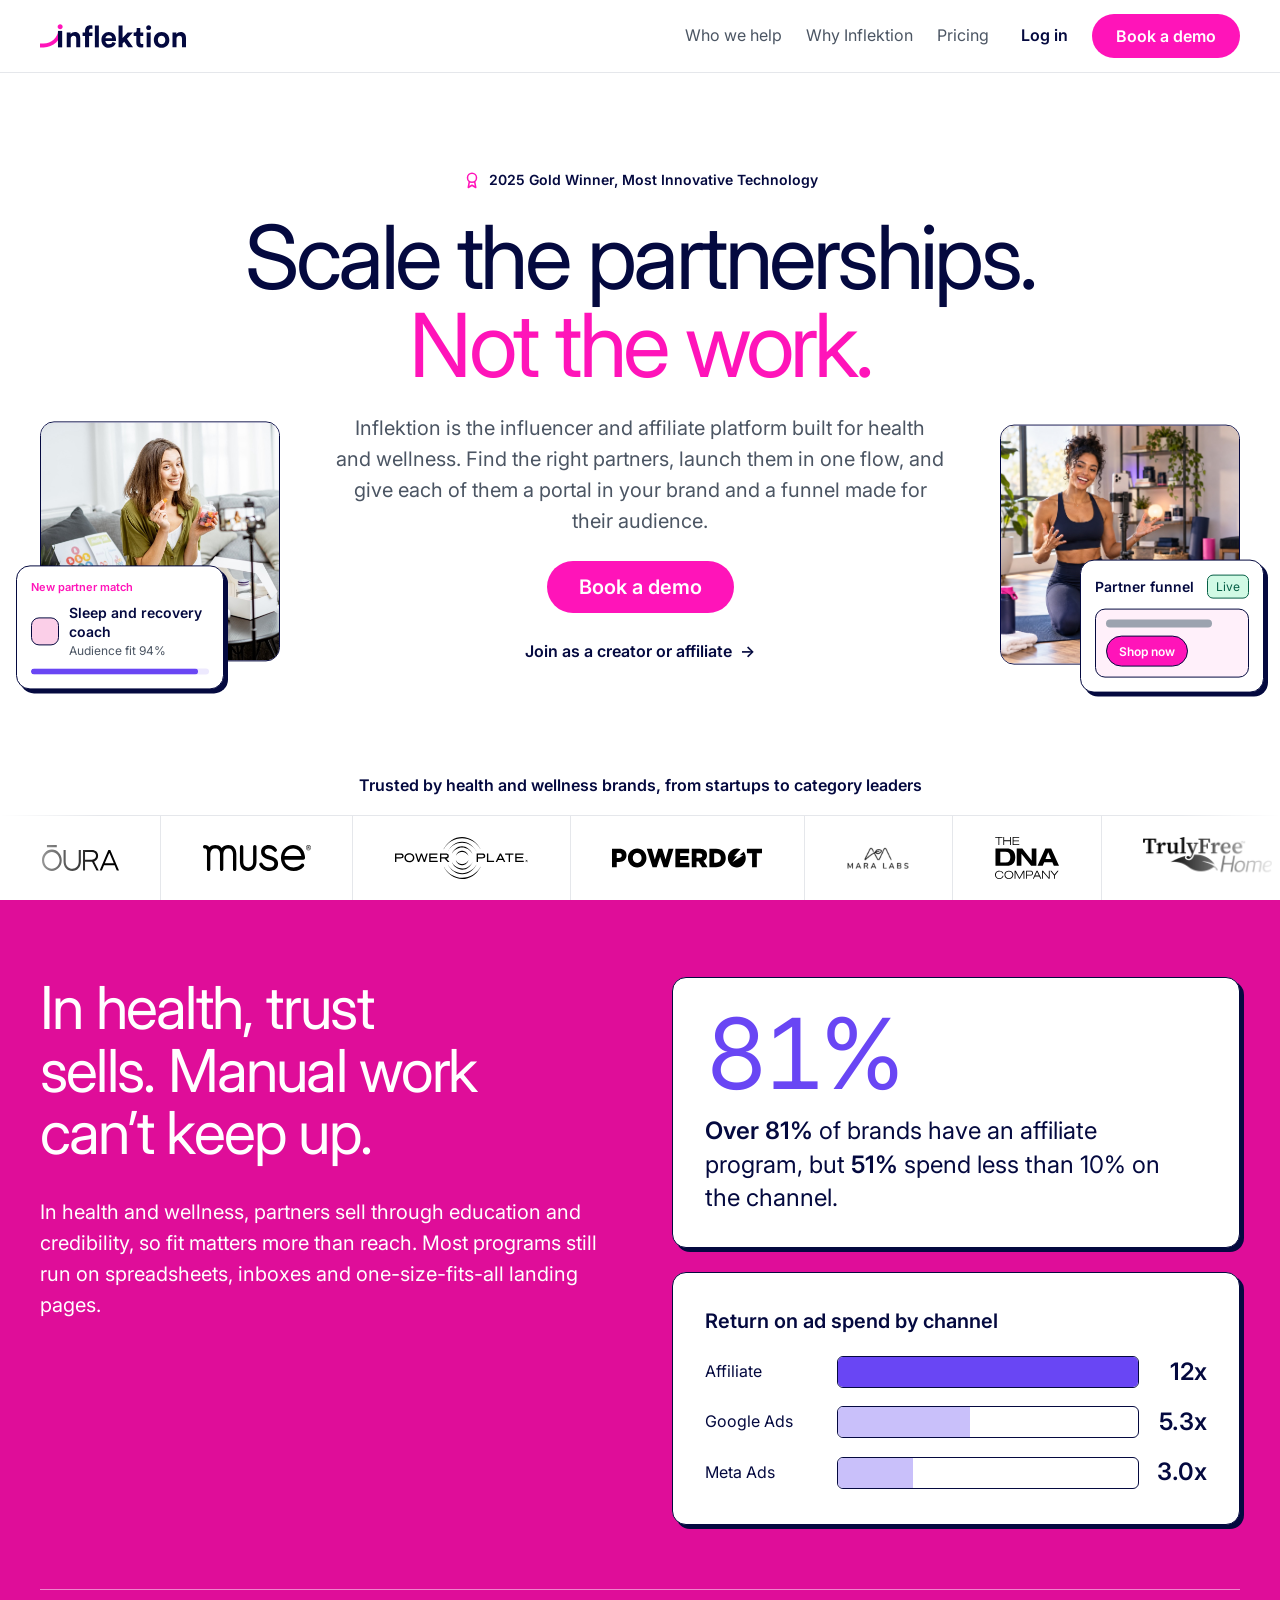
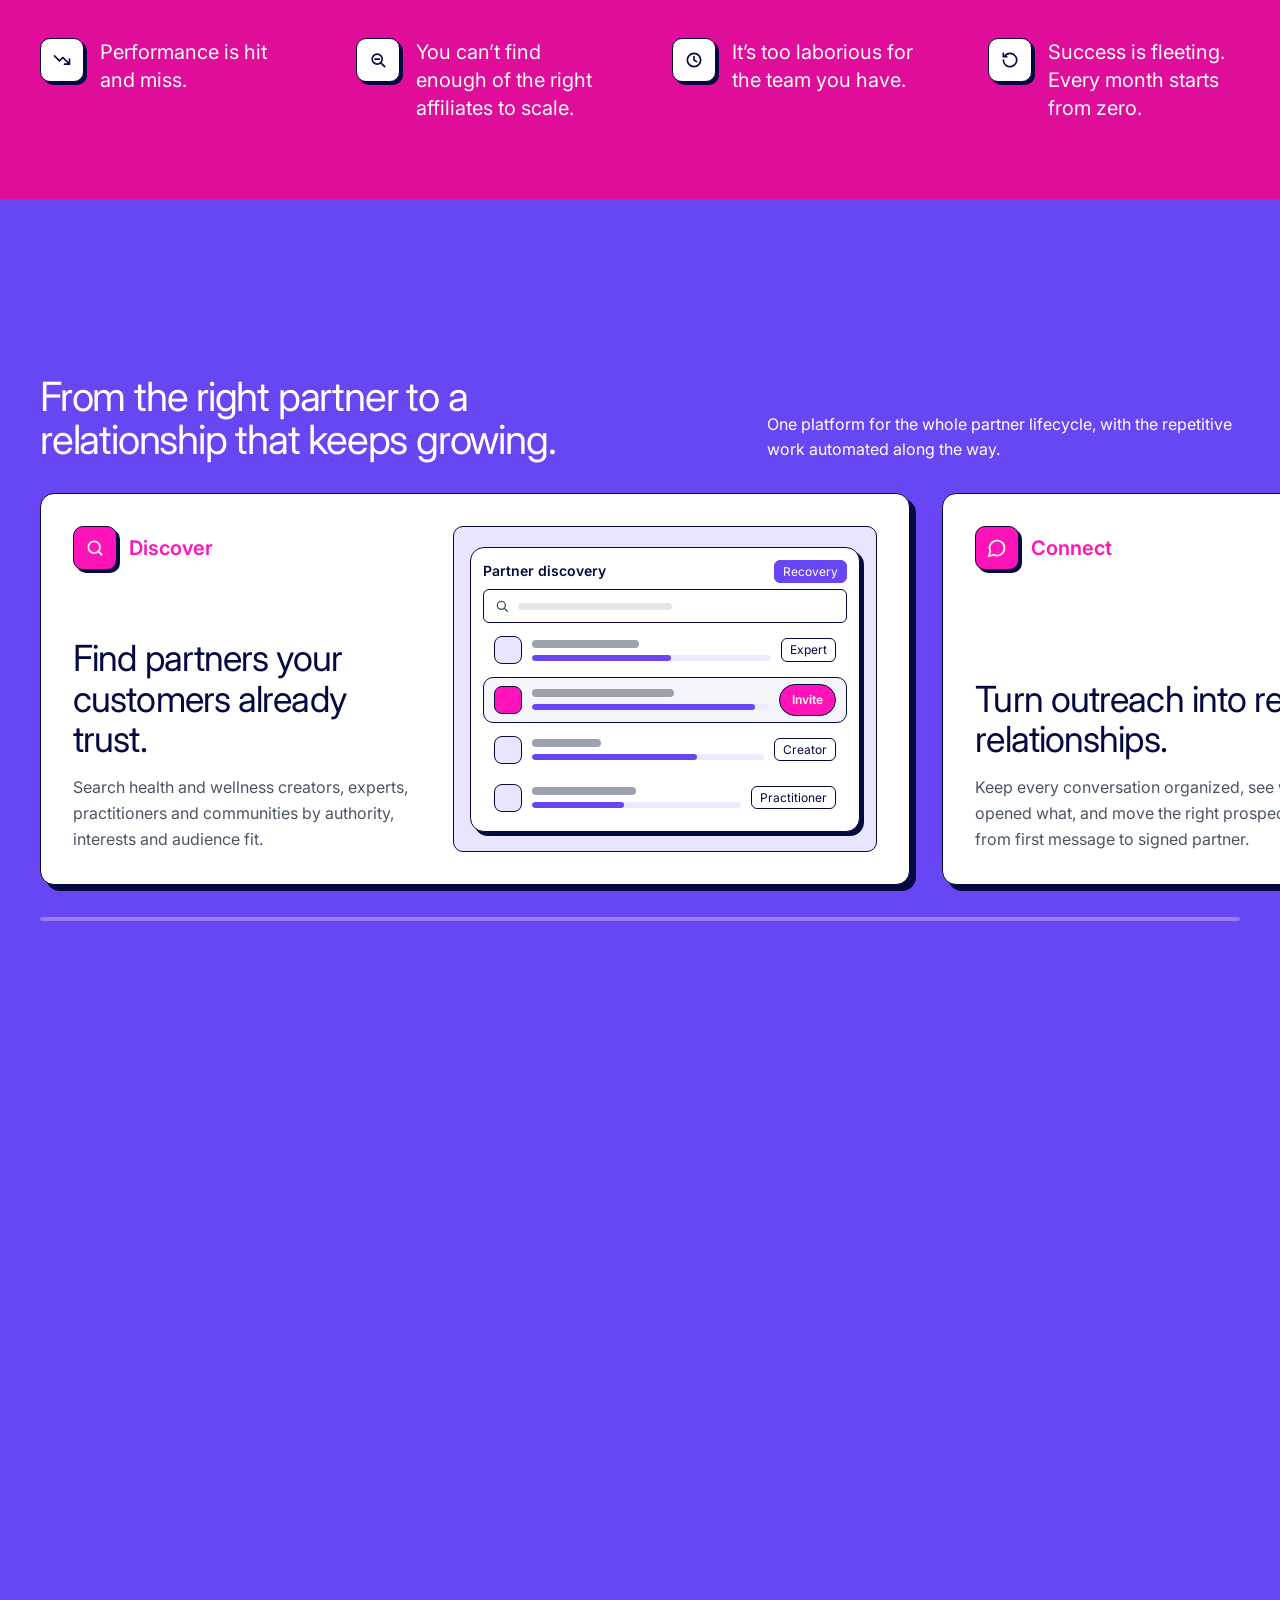
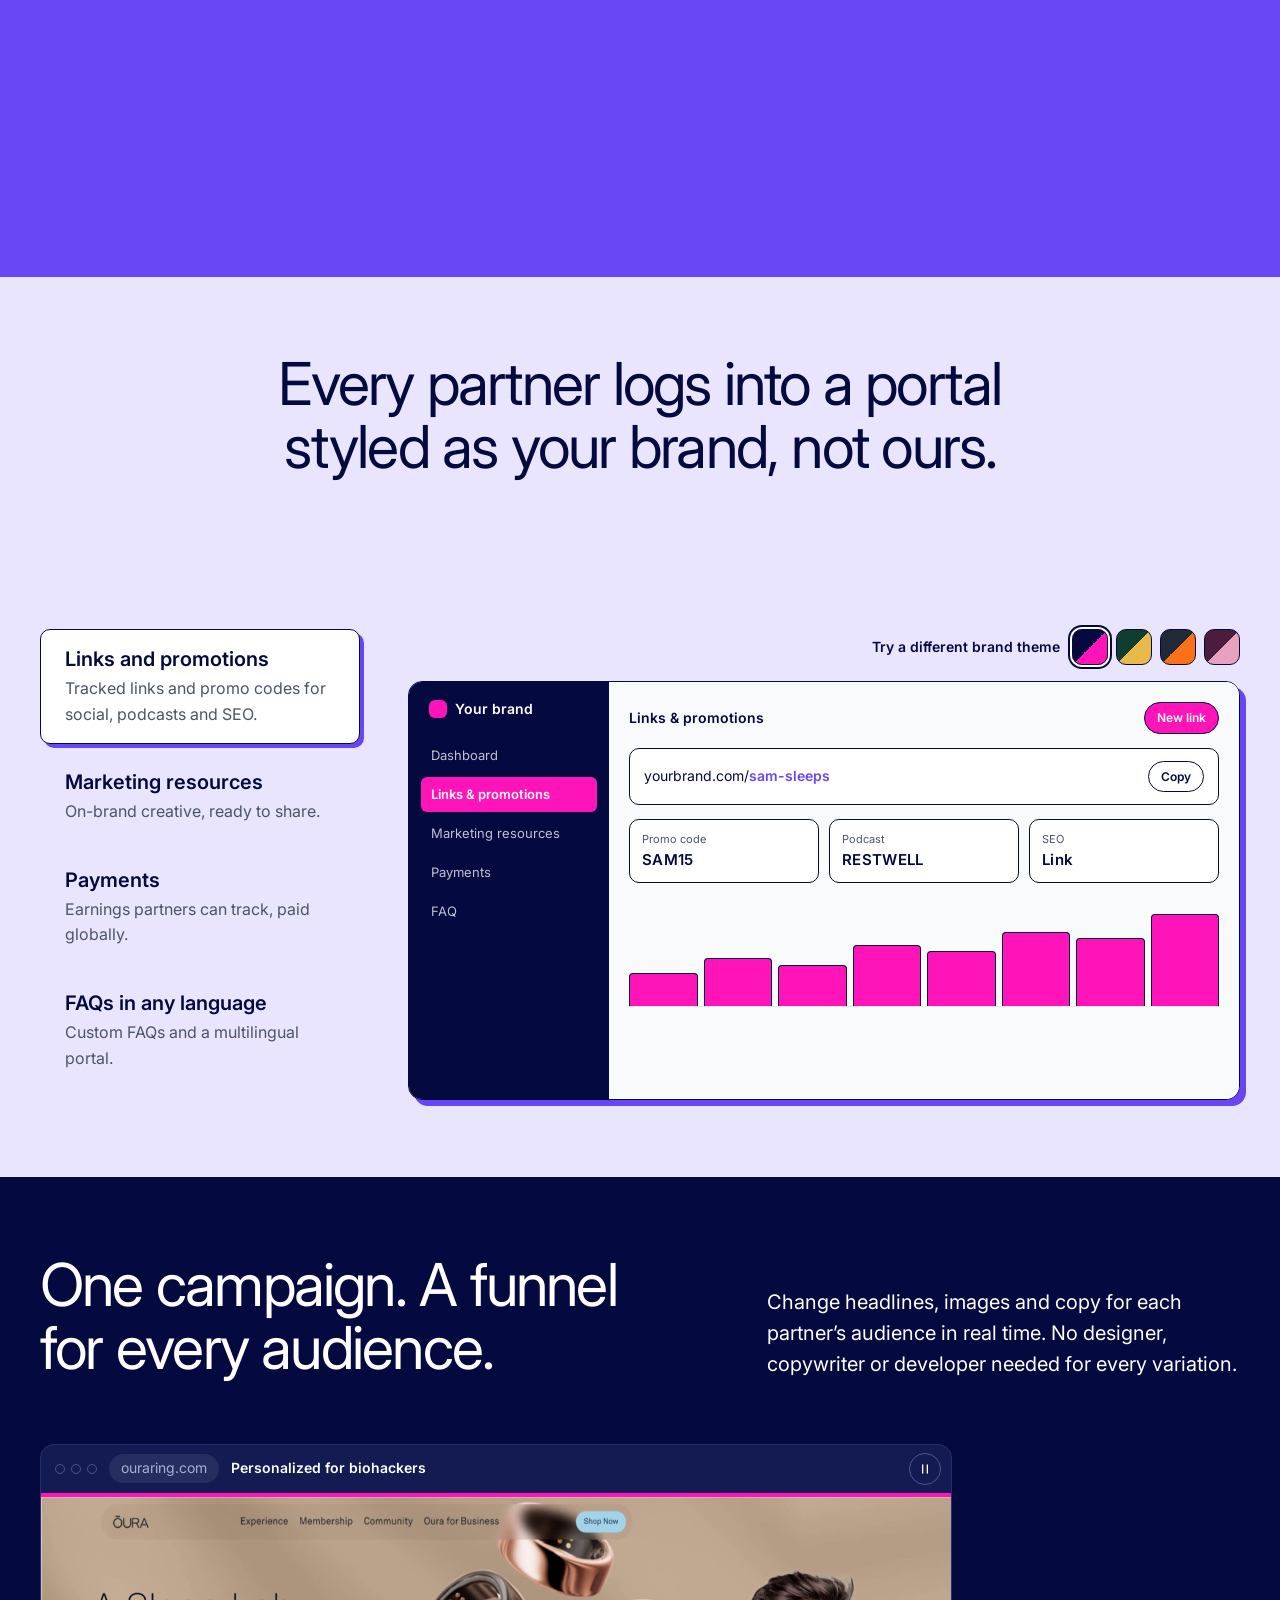
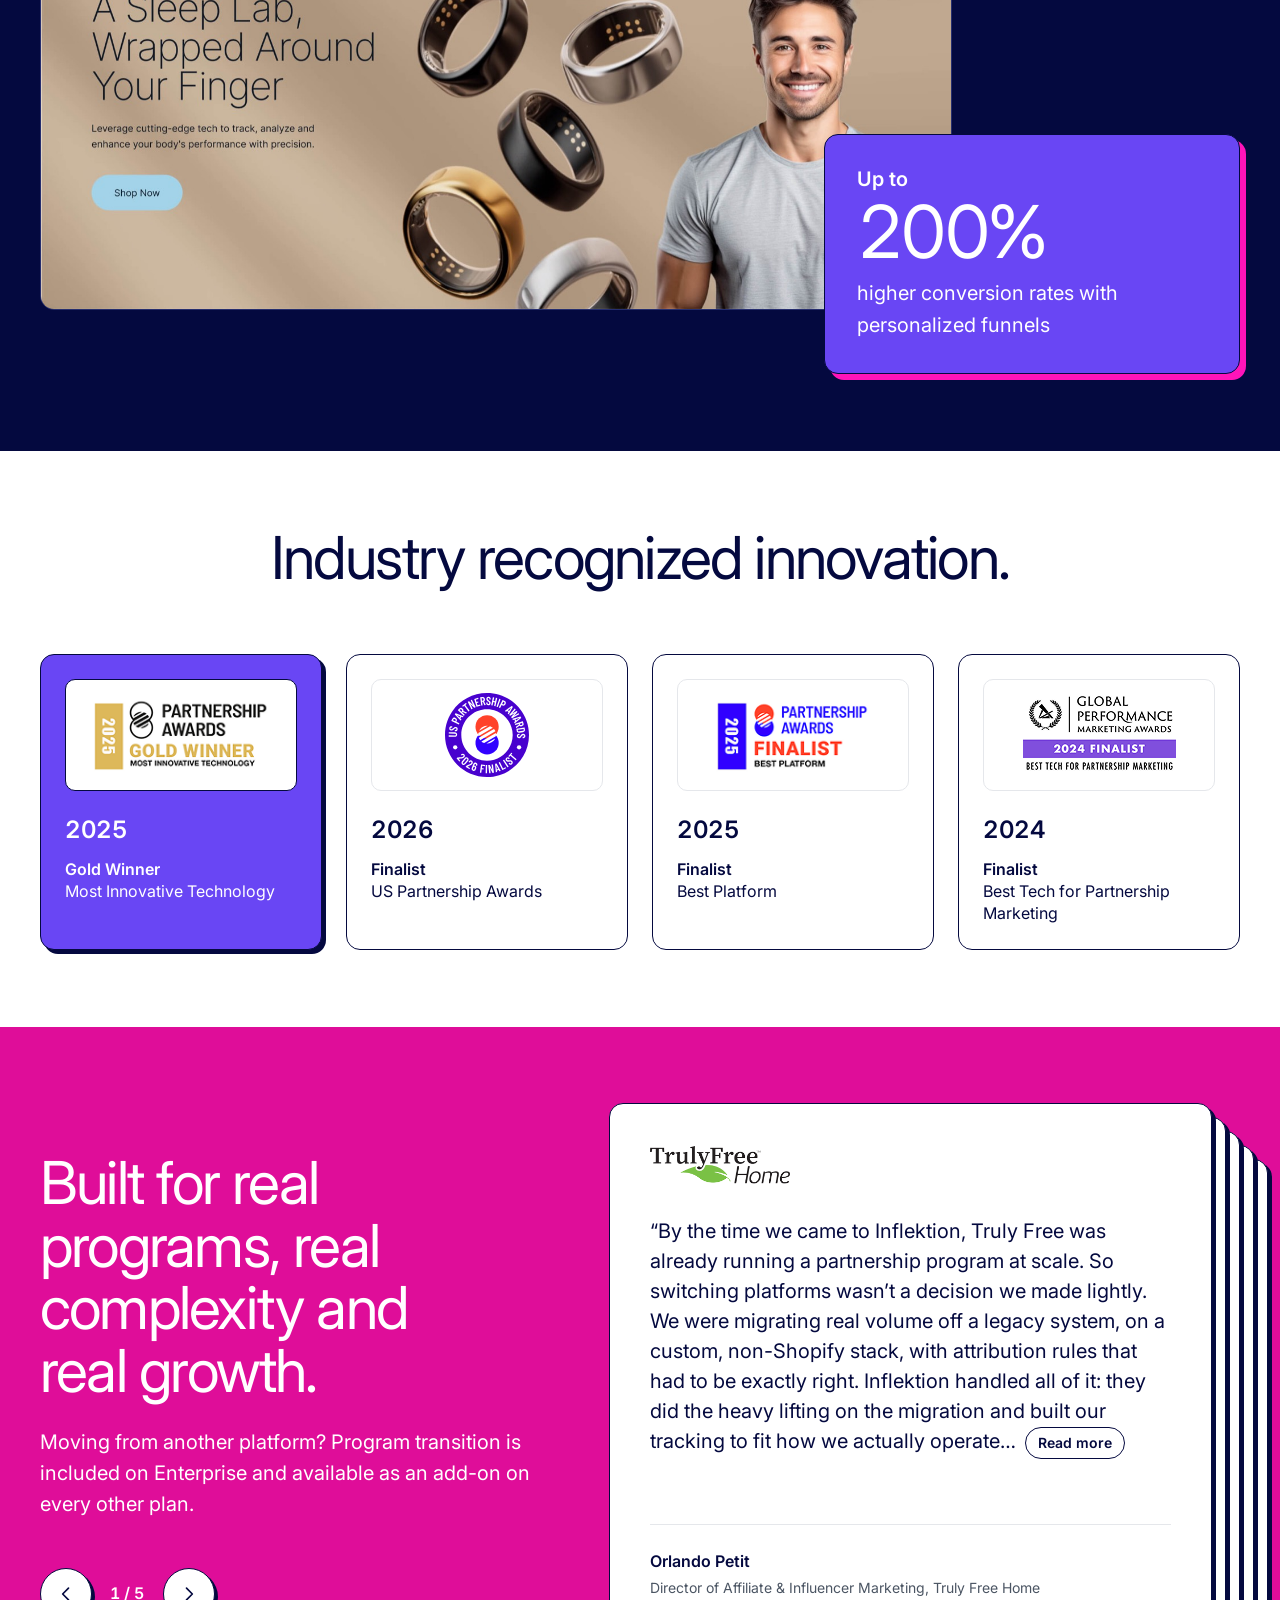
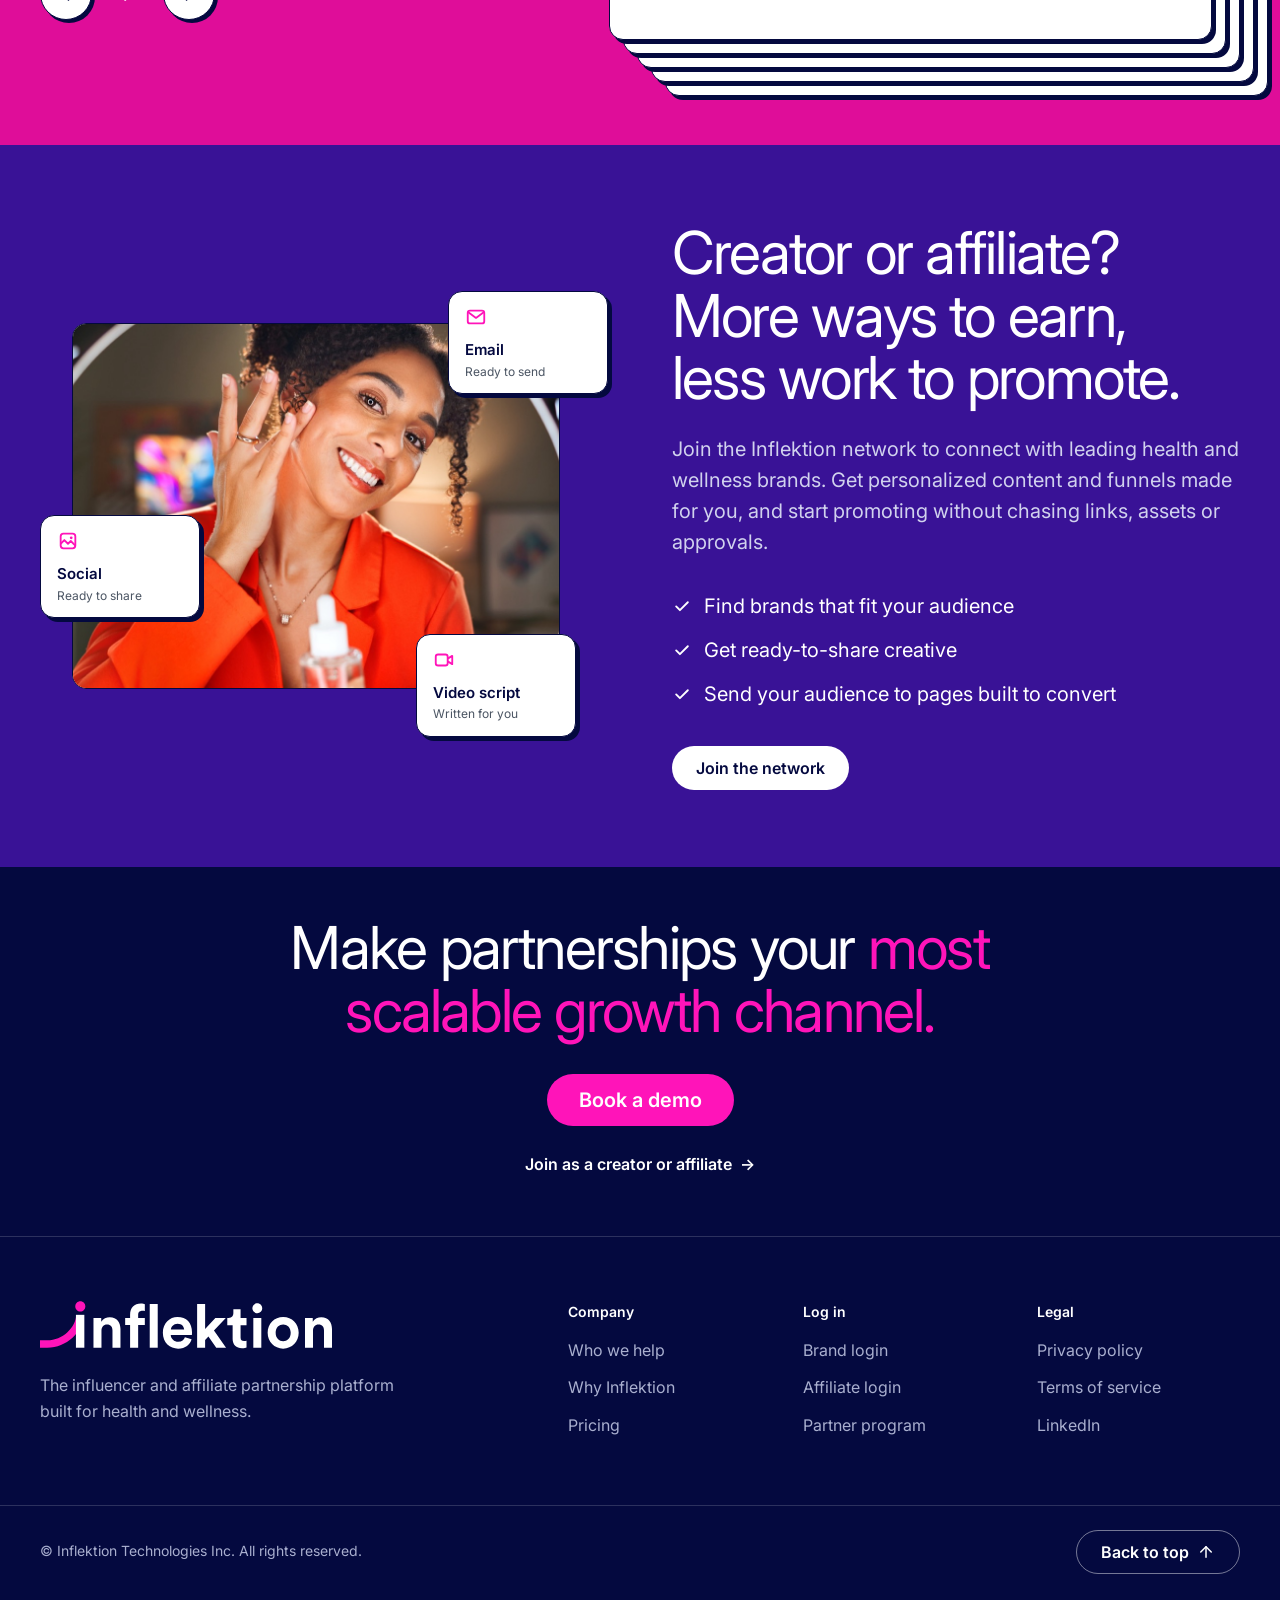
<file: site/concepts/v3-brand-blocks/index.html>
<!doctype html>
<html lang="en" data-theme="light">
<head>
  <meta charset="utf-8">
  <meta name="viewport" content="width=device-width, initial-scale=1">
  <meta name="robots" content="noindex, nofollow, noarchive">
  <title>Inflektion: influencer and affiliate partnerships for health and wellness</title>
  <meta name="description" content="Inflektion is the influencer and affiliate platform built for health and wellness: find the right partners, launch them in one flow, and give each one a portal in your brand and a funnel made for their audience.">
  <meta name="theme-color" content="#FFFFFF">
  <link rel="icon" href="../../assets/favicon.svg?v=2" type="image/svg+xml">
  <link rel="icon" type="image/png" sizes="32x32" href="../../assets/favicon/favicon-32x32.png?v=2">
  <link rel="apple-touch-icon" sizes="180x180" href="../../assets/favicon/apple-touch-icon.png?v=2">
  <link rel="preconnect" href="https://fonts.googleapis.com">
  <link rel="preconnect" href="https://fonts.gstatic.com" crossorigin>
  <link rel="stylesheet" href="https://fonts.googleapis.com/css2?family=Inter:wght@400;600&display=swap">
  <link rel="stylesheet" href="../shared/tokens.css?v=4">
  <link rel="stylesheet" href="style.css?v=11">
  <script>
    document.documentElement.classList.add('js');
    /* Hero load-in: set before first paint so nothing flashes; main.js clears it after the run */
    if (!matchMedia('(prefers-reduced-motion: reduce)').matches && new URLSearchParams(location.search).get('intro') !== 'off') document.documentElement.classList.add('intro');
  </script>
  <script src="../shared/nav-autohide.js?v=2" defer></script>
  <script src="main.js?v=3" defer></script>
</head>
<body class="v3" id="top"> <!-- #top on body: the hero sits below the in-flow header, so links to #top land at the true page top -->
<a class="skip-link" href="#main">Skip to content</a>

<header class="site-header">
  <div class="wrap header-inner">
    <a class="brand" href="#top" aria-label="Inflektion home"><svg class="logo" aria-hidden="true" focusable="false" width="146" height="24" viewBox="0 0 173 28" fill="none" xmlns="http://www.w3.org/2000/svg">
<path fill-rule="evenodd" clip-rule="evenodd" d="M19.0824 21.7308C15.264 25.1568 10.0158 27.491 4.29888 27.491H0V23.0201H4.29888C8.80984 23.0201 13.0258 21.1687 16.1146 18.3973C19.228 15.6038 21.3832 11.628 21.3832 8.39971H25.8367C25.8367 13.2186 22.8761 18.3269 19.0824 21.7308Z" fill="#FF14B9"/>
<path d="M161.742 17.3415V27.4635H157.003V9.86617H161.599V12.048C162.668 10.2238 164.77 9.4012 166.658 9.4012C171.005 9.4012 173 12.5129 173 16.3758V27.4635H168.261V17.1984C168.261 15.2312 167.3 13.6932 165.019 13.6932C162.953 13.6932 161.742 15.3027 161.742 17.3415Z" fill="currentColor"/>
<path d="M144.071 23.6722C146.387 23.6722 148.524 21.9912 148.524 18.6648C148.524 15.3385 146.387 13.6574 144.071 13.6574C141.755 13.6574 139.617 15.3385 139.617 18.6648C139.617 21.9554 141.755 23.6722 144.071 23.6722ZM144.071 9.32965C149.308 9.32965 153.263 13.2282 153.263 18.6648C153.263 24.0656 149.308 28 144.071 28C138.833 28 134.879 24.0656 134.879 18.6648C134.879 13.2282 138.833 9.32965 144.071 9.32965Z" fill="currentColor"/>
<path d="M131.124 27.4635H126.385V9.86617H131.124V27.4635ZM125.815 4.10769C125.815 2.46241 127.133 1.13903 128.737 1.13903C130.376 1.13903 131.658 2.46241 131.658 4.10769C131.658 5.68144 130.376 7.00482 128.737 7.00482C127.133 7.00482 125.815 5.68144 125.815 4.10769Z" fill="currentColor"/>
<path d="M118.833 4.60843V9.86617H122.36V14.0867H118.833V21.4547C118.833 22.9926 119.546 23.4934 120.899 23.4934C121.47 23.4934 122.111 23.4219 122.36 23.3503V27.2847C121.933 27.4635 121.078 27.7139 119.688 27.7139C116.268 27.7139 114.13 25.6752 114.13 22.2773V14.0867H110.959V9.86617H111.85C113.703 9.86617 114.558 8.6501 114.558 7.07635V4.60843H118.833Z" fill="currentColor"/>
<path d="M110.083 9.86615L103.064 17.2699L110.225 27.4635H104.418L99.7864 20.7393L97.8269 22.8138V27.4635H93.0883V1.56822H97.8269V16.4115L103.884 9.86615H110.083Z" fill="currentColor"/>
<path d="M77.564 16.6619H85.4022C85.331 14.9093 84.1908 13.1925 81.4831 13.1925C79.0248 13.1925 77.6709 15.0524 77.564 16.6619ZM85.8654 21.24L89.8201 22.4204C88.9294 25.4606 86.1504 28 81.8394 28C77.0296 28 72.7899 24.5306 72.7899 18.5933C72.7899 12.9779 76.9228 9.32965 81.4119 9.32965C86.8273 9.32965 90.0695 12.799 90.0695 18.4502C90.0695 19.1298 89.9982 19.8451 89.9982 19.9167H77.4572C77.564 22.2415 79.5236 23.9226 81.875 23.9226C84.084 23.9226 85.2953 22.8138 85.8654 21.24Z" fill="currentColor"/>
<path d="M69.7477 27.4635H65.0092V1.56822H69.7477V27.4635Z" fill="currentColor"/>
<path d="M60.611 5.5026C59.5422 5.5026 58.1527 5.96757 58.1527 7.93475V9.86617H62.1074V13.9436H58.1527V27.4635H53.3785V13.9436H50.457V9.86617H53.3785V7.86322C53.3785 3.89308 55.8725 1.31786 59.7559 1.31786C60.7535 1.31786 61.7155 1.4967 62.1074 1.67553V5.68143C61.858 5.6099 61.3948 5.5026 60.611 5.5026Z" fill="currentColor"/>
<path d="M36.4204 17.3415V27.4635H31.6818V9.86617H36.2779V12.048C37.3467 10.2238 39.4487 9.4012 41.337 9.4012C45.6836 9.4012 47.6788 12.5129 47.6788 16.3758V27.4635H42.9403V17.1984C42.9403 15.2312 41.9783 13.6932 39.6981 13.6932C37.6317 13.6932 36.4204 15.3027 36.4204 17.3415Z" fill="currentColor"/>
<path d="M26.275 27.4635H21.2871V7.97025H26.275V27.4635Z" fill="currentColor"/>
<path d="M26.8503 2.98269C26.8503 4.62998 25.5199 5.96537 23.8789 5.96537C22.2378 5.96537 20.9075 4.62998 20.9075 2.98269C20.9075 1.33539 22.2378 0 23.8789 0C25.5199 0 26.8503 1.33539 26.8503 2.98269Z" fill="#FF14B9"/>
</svg></a>
    <button class="menu-btn" type="button" aria-expanded="false" aria-controls="site-nav">
      <svg aria-hidden="true" focusable="false" viewBox="0 0 24 24" width="24" height="24"><path d="M4 7h16M4 12h16M4 17h16" stroke="currentColor" stroke-width="2" stroke-linecap="round"/></svg>
      <span>Menu</span>
    </button>
    <nav id="site-nav" class="site-nav" aria-label="Main">
      <ul role="list" class="nav-pages">
        <li><a aria-disabled="true">Who we help<span class="visually-hidden"> (coming soon)</span></a></li>
        <li><a aria-disabled="true">Why Inflektion<span class="visually-hidden"> (coming soon)</span></a></li>
        <li><a aria-disabled="true">Pricing<span class="visually-hidden"> (coming soon)</span></a></li>
      </ul>
      <div class="nav-actions">
        <a class="nav-login" href="https://my.inflektion.ai">Log in</a>
        <a class="btn btn--primary" href="#demo">Book a demo</a>
      </div>
    </nav>
  </div>
</header>

<main id="main">

  <!-- 1 + 2. Hero and logos -->
  <div class="block fill-white block--first">
    <section class="hero" aria-labelledby="hero-title">
      <div class="wrap hero-grid" data-mosaic>
        <p class="hero-over"><a href="#recognition"><svg aria-hidden="true" focusable="false" viewBox="0 0 24 24" width="18" height="18"><circle cx="12" cy="9" r="6" fill="none" stroke="currentColor" stroke-width="2"/><path d="M8.5 14 7 22l5-3 5 3-1.5-8" fill="none" stroke="currentColor" stroke-width="2" stroke-linejoin="round"/></svg><span>2025 Gold Winner, Most Innovative Technology</span></a></p>
        <h1 id="hero-title" class="hero-title">
          <span class="hero-line">Scale the partnerships.</span>
          <span class="hero-line hero-line--accent">Not the work.</span>
        </h1>
        <div class="hero-copy">
          <p class="lead">Inflektion is the influencer and affiliate platform built for health and wellness. Find the right partners, launch them in one flow, and give each of them a portal in your brand and a funnel made for their audience.</p>
          <div class="cta-row cta-row--center">
            <a class="btn btn--primary btn--lg" href="#demo">Book a demo</a>
            <a class="text-link" href="#creators"><span class="text-link__label">Join as a creator or affiliate</span><span class="text-link__arrow" aria-hidden="true">→</span></a>
          </div>
        </div>
        <div class="hero-side hero-side--left" data-float="-1">
          <figure class="hero-photo hero-photo--creator"><img src="../../assets/lifestyle/themes/supplements.jpg" width="1400" height="934" alt="A wellness creator filming a supplement review on her phone at home."></figure>
          <div class="b-panel b-float b-float--match" aria-hidden="true">
            <span class="b-tag">New partner match</span>
            <span class="b-person b-person--lg"><i class="b-av" style="--av:#FBCFE8"></i><span><b>Sleep and recovery coach</b><small>Audience fit 94%</small></span></span>
            <span class="b-meter"><i style="--v:94%"></i></span>
          </div>
        </div>
        <div class="hero-side hero-side--right" data-float="1">
          <figure class="hero-photo hero-photo--brand"><img src="../../assets/lifestyle/creator.jpg" width="1400" height="1050" alt="A wellness creator filming a workout video on her phone at home."></figure>
          <div class="b-panel b-float b-float--funnel" aria-hidden="true">
            <span class="b-head"><span class="b-title">Partner funnel</span><span class="b-chip b-chip--ok">Live</span></span>
            <span class="b-page"><span class="b-line w-80 b-line--ink"></span><span class="b-btn">Shop now</span></span>
          </div>
        </div>
      </div>
    </section>

    <section class="logos" aria-labelledby="logos-title">
      <div class="wrap logos-head">
        <h2 id="logos-title" class="logos-title">Trusted by health and wellness brands, from startups to category leaders</h2>
      </div>
      <div class="marquee" data-marquee>
        <ul role="list" class="marquee__track">
          <li><img src="../../assets/clients/oura-logo.svg" alt="Oura" width="86" height="29"></li>
          <li><img src="../../assets/clients/muse-logo.svg" alt="Muse" width="112" height="27"></li>
          <li><img class="is-tall" src="../../assets/clients/pp-logo.svg" alt="Power Plate" width="149" height="47"></li>
          <li><img src="../../assets/clients/powerdot-logo.svg" alt="PowerDot" width="154" height="21"></li>
          <li><img src="../../assets/clients/mara-labs-logo.png" alt="Mara Labs" width="96" height="39"></li>
          <li><img class="is-tall" src="../../assets/clients/the-dna-company-logo.svg" alt="The DNA Company" width="72" height="47"></li>
          <li><img class="is-tall" src="../../assets/clients/truly-free-home-logo.png" alt="Truly Free Home" width="270" height="88"></li>
          <li><img src="../../assets/clients/aires-tech-logo.png" alt="Aires Tech" width="400" height="108"></li>
          <li><img class="is-tall" src="../../assets/clients/upgraded-formulas-logo.png" alt="Upgraded Formulas" width="400" height="172"></li>
          <li><img src="../../assets/clients/more/apollo.png" alt="Apollo Neuro" width="450" height="98"></li>
          <li><img src="../../assets/clients/more/shiftwave.svg" alt="Shiftwave" width="2100" height="400"></li>
          <li><img src="../../assets/clients/more/heartmath.png" alt="HeartMath" width="400" height="50"></li>
          <li><img src="../../assets/clients/more/sensate.svg" alt="Sensate" width="512" height="78"></li>
          <li><img src="../../assets/clients/more/ozlo.svg" alt="Ozlo" width="87" height="23"></li>
        </ul>
      </div>
    </section>
  </div>

  <!-- 3. Problem: pink block -->
  <section class="block fill-pink problem" aria-labelledby="problem-title">
    <div class="wrap">
      <div class="problem-grid">
        <div class="problem-copy">
          <h2 id="problem-title" class="display-2">In health, trust sells. Manual work can’t keep up.</h2>
          <p class="lead">In health and wellness, partners sell through education and credibility, so fit matters more than reach. Most programs still run on spreadsheets, inboxes and one-size-fits-all landing pages.</p>
        </div>
        <div class="why-now">
          <div class="b-card-x stat-card" data-reveal>
            <p class="big-num" aria-hidden="true"><span data-count="81">81</span>%</p>
            <p class="stat-card__text"><strong>Over 81%</strong> of brands have an affiliate program, but <strong>51%</strong> spend less than 10% on the channel.</p>
          </div>
          <figure class="b-card-x roas" data-reveal>
            <figcaption>Return on ad spend by channel</figcaption>
            <ul role="list" class="roas__rows">
              <li class="is-hi"><span>Affiliate</span><span class="roas__bar"><i style="--v:100%"></i></span><b>12x</b></li>
              <li><span>Google Ads</span><span class="roas__bar"><i style="--v:44%"></i></span><b>5.3x</b></li>
              <li><span>Meta Ads</span><span class="roas__bar"><i style="--v:25%"></i></span><b>3.0x</b></li>
            </ul>
          </figure>
        </div>
      </div>
      <ul role="list" class="pain-strip">
        <li><span class="pain-icon" aria-hidden="true"><svg viewBox="0 0 24 24" width="20" height="20" focusable="false"><path d="M3 7l6 6 4-4 8 8M21 11v6h-6" fill="none" stroke="currentColor" stroke-width="2" stroke-linecap="round" stroke-linejoin="round"/></svg></span>Performance is hit and miss.</li>
        <li><span class="pain-icon" aria-hidden="true"><svg viewBox="0 0 24 24" width="20" height="20" focusable="false"><circle cx="11" cy="11" r="6" fill="none" stroke="currentColor" stroke-width="2"/><path d="M20 20l-4.5-4.5M8.5 11h5" fill="none" stroke="currentColor" stroke-width="2" stroke-linecap="round"/></svg></span>You can’t find enough of the right affiliates to scale.</li>
        <li><span class="pain-icon" aria-hidden="true"><svg viewBox="0 0 24 24" width="20" height="20" focusable="false"><circle cx="12" cy="12" r="8" fill="none" stroke="currentColor" stroke-width="2"/><path d="M12 8v4l3 2" fill="none" stroke="currentColor" stroke-width="2" stroke-linecap="round"/></svg></span>It’s too laborious for the team you have.</li>
        <li><span class="pain-icon" aria-hidden="true"><svg viewBox="0 0 24 24" width="20" height="20" focusable="false"><path d="M4 12a8 8 0 1 0 2.3-5.6M4 4v4h4" fill="none" stroke="currentColor" stroke-width="2" stroke-linecap="round" stroke-linejoin="round"/></svg></span>Success is fleeting. Every month starts from zero.</li>
      </ul>
    </div>
  </section>

  <!-- 4. How it works: violet block, horizontal pinned track -->
  <section class="block fill-violet how phase-tiles" id="platform" aria-labelledby="how-title" data-hscroll>
    <div class="how-pin" data-hscroll-pin>
      <div class="wrap how-head split-head">
        <h2 id="how-title" class="display-2">From the right partner to a relationship that keeps growing.</h2>
        <p class="lead">One platform for the whole partner lifecycle, with the repetitive work automated along the way.</p>
      </div>
      <div class="how-viewport">
        <ol role="list" class="how-track" data-hscroll-track>
          <li class="how-card">
            <div class="how-card__copy">
              <p class="chapter-marker"><span class="phase-tile" aria-hidden="true"><svg aria-hidden="true" focusable="false" viewBox="0 0 24 24" width="20" height="20" fill="none" stroke="currentColor" stroke-width="2" stroke-linecap="round" stroke-linejoin="round"><circle cx="11" cy="11" r="7"/><path d="m20 20-4-4"/></svg></span>Discover</p>
              <h3>Find partners your customers already trust.</h3>
              <p>Search health and wellness creators, experts, practitioners and communities by authority, interests and audience fit.</p>
            </div>
            <div class="how-card__art" aria-hidden="true">
              <div class="b-panel art-panel">
                <div class="b-head"><span class="b-title">Partner discovery</span><span class="b-chip b-chip--fill">Recovery</span></div>
                <div class="b-search"><svg viewBox="0 0 24 24" width="16" height="16"><circle cx="11" cy="11" r="6" fill="none" stroke="currentColor" stroke-width="2"/><path d="m20 20-4.5-4.5" stroke="currentColor" stroke-width="2" stroke-linecap="round"/></svg><span class="b-line w-45"></span></div>
                <span class="b-person b-person--row"><i class="b-av" style="--av:#C7D2FE"></i><span class="b-grow"><span class="b-line w-45 b-line--ink"></span><span class="b-meter"><i style="--v:58%"></i></span></span><span class="b-chip">Expert</span></span>
                <span class="b-person b-person--row is-hi"><i class="b-av" style="--av:#FBCFE8"></i><span class="b-grow"><span class="b-line w-60 b-line--ink"></span><span class="b-meter"><i style="--v:94%"></i></span></span><span class="b-btn">Invite</span></span>
                <span class="b-person b-person--row"><i class="b-av" style="--av:#A7F3D0"></i><span class="b-grow"><span class="b-line w-30 b-line--ink"></span><span class="b-meter"><i style="--v:71%"></i></span></span><span class="b-chip">Creator</span></span>
                <span class="b-person b-person--row"><i class="b-av" style="--av:#FED7AA"></i><span class="b-grow"><span class="b-line w-50 b-line--ink"></span><span class="b-meter"><i style="--v:44%"></i></span></span><span class="b-chip">Practitioner</span></span>
              </div>
            </div>
          </li>
          <li class="how-card">
            <div class="how-card__copy">
              <p class="chapter-marker"><span class="phase-tile" aria-hidden="true"><svg aria-hidden="true" focusable="false" viewBox="0 0 24 24" width="20" height="20" fill="none" stroke="currentColor" stroke-width="2" stroke-linecap="round" stroke-linejoin="round"><path d="M7.9 20A9 9 0 1 0 4 16.1L2 22Z"/></svg></span>Connect</p>
              <h3>Turn outreach into real relationships.</h3>
              <p>Keep every conversation organized, see who opened what, and move the right prospects from first message to signed partner.</p>
            </div>
            <div class="how-card__art" aria-hidden="true">
              <div class="b-panel art-panel">
                <div class="b-head"><span class="b-person"><i class="b-av b-av--sm" style="--av:#FBCFE8"></i><span class="b-title">Conversation</span></span><span class="b-chip b-chip--ok">Opened</span></div>
                <div class="thread">
                  <span class="msg msg--out"><span class="b-line w-80"></span><span class="b-line w-45"></span></span>
                  <span class="msg msg--in"><span class="b-line w-80"></span><span class="b-line w-60"></span></span>
                  <span class="msg msg--out"><span class="b-line w-60"></span></span>
                </div>
                <div class="pipeline"><span class="is-done">Prospect</span><span class="is-done">Opened</span><span class="is-now">Terms sent</span><span>Signed</span></div>
              </div>
            </div>
          </li>
          <li class="how-card">
            <div class="how-card__copy">
              <p class="chapter-marker"><span class="phase-tile" aria-hidden="true"><svg aria-hidden="true" focusable="false" viewBox="0 0 24 24" width="20" height="20" fill="none" stroke="currentColor" stroke-width="2" stroke-linecap="round" stroke-linejoin="round"><path d="M4.5 16.5c-1.5 1.26-2 5-2 5s3.74-.5 5-2c.71-.84.7-2.13-.09-2.91a2.18 2.18 0 0 0-2.91-.09z"/><path d="m12 15-3-3a22 22 0 0 1 2-3.95A12.88 12.88 0 0 1 22 2c0 2.72-.78 7.5-6 11a22.35 22.35 0 0 1-4 2z"/><path d="M9 12H4s.55-3.03 2-4c1.62-1.08 5 0 5 0"/><path d="M12 15v5s3.03-.55 4-2c1.08-1.62 0-5 0-5"/></svg></span>Launch</p>
              <h3>Launch partners without chasing a single form.</h3>
              <p>Forms, terms, discount codes, links, creative and personalized funnels come together in one flow, so a new partner is ready to promote without the back-and-forth.</p>
            </div>
            <div class="how-card__art" aria-hidden="true">
              <div class="b-panel art-panel">
                <div class="b-head"><span class="b-title">Partner launch</span><span class="b-chip b-chip--ok">Ready</span></div>
                <span class="b-check">Agreement signed</span>
                <span class="b-check">Discount code created</span>
                <span class="b-check">Tracking link</span>
                <span class="b-check">Creative pack</span>
                <span class="b-check">Personalized funnel</span>
                <span class="b-btn b-btn--wide">Go live</span>
              </div>
            </div>
          </li>
          <li class="how-card">
            <div class="how-card__copy">
              <p class="chapter-marker"><span class="phase-tile" aria-hidden="true"><svg aria-hidden="true" focusable="false" viewBox="0 0 24 24" width="20" height="20" fill="none" stroke="currentColor" stroke-width="2" stroke-linecap="round" stroke-linejoin="round"><path d="m22 7-8.5 8.5-5-5L2 17"/><path d="M16 7h6v6"/></svg></span>Grow</p>
              <h3>See what’s working, and grow it.</h3>
              <p>Track performance, pay commissions globally and keep partners engaged with the next opportunity.</p>
            </div>
            <div class="how-card__art" aria-hidden="true">
              <div class="b-panel art-panel">
                <div class="b-head"><span class="b-title">Performance</span><span class="b-chip">This quarter</span></div>
                <div class="b-stats b-stats--2">
                  <span class="b-stat b-stat--navy"><small>Conversions</small><b>1,204</b></span>
                  <span class="b-stat b-stat--pink"><small>Payouts sent</small><b>$18.6k</b></span>
                </div>
                <div class="b-bars b-bars--grow" data-grow>
                  <i style="--h:24%"></i><i style="--h:30%"></i><i style="--h:28%"></i><i style="--h:40%"></i><i style="--h:36%"></i><i style="--h:48%"></i><i style="--h:46%"></i><i style="--h:58%"></i><i style="--h:64%"></i><i style="--h:72%"></i><i style="--h:80%"></i><i class="is-hi" style="--h:96%"></i>
                </div>
              </div>
            </div>
          </li>
        </ol>
      </div>
      <div class="wrap how-progress" aria-hidden="true"><span><i data-hprogress></i></span></div>
    </div>
  </section>

  <!-- 5. Portal: lilac block, feature explorer -->
  <section class="block fill-lilac portal" aria-labelledby="portal-title">
    <div class="wrap">
      <div class="portal-head">
        <h2 id="portal-title" class="display-2">Every partner logs into a portal styled as your brand, not ours.</h2>
        <p class="lead">Links, assets, payments and performance live in one place, so partners spend their time promoting instead of asking.</p>
      </div>

      <div class="explorer" data-explorer>
        <ul role="list" class="explorer__list" aria-label="Portal features">
          <li><button type="button" class="feature-btn" aria-pressed="true" data-view="links"><span class="feature-btn__title">Links and promotions</span><span class="feature-btn__text">Tracked links and promo codes for social, podcasts and SEO.</span></button></li>
          <li><button type="button" class="feature-btn" aria-pressed="false" data-view="resources"><span class="feature-btn__title">Marketing resources</span><span class="feature-btn__text">On-brand creative, ready to share.</span></button></li>
          <li><button type="button" class="feature-btn" aria-pressed="false" data-view="payments"><span class="feature-btn__title">Payments</span><span class="feature-btn__text">Earnings partners can track, paid globally.</span></button></li>
          <li><button type="button" class="feature-btn" aria-pressed="false" data-view="faq"><span class="feature-btn__title">FAQs in any language</span><span class="feature-btn__text">Custom FAQs and a multilingual portal.</span></button></li>
        </ul>
        <p class="visually-hidden" aria-live="polite" data-explorer-status></p>

        <div class="explorer__stage">
          <div class="theme-row">
            <span class="theme-row__label" id="theme-label">Try a different brand theme</span>
            <div class="theme-swatches" role="group" aria-labelledby="theme-label">
              <button type="button" aria-pressed="true" data-brand-key="sleep" style="--s1:#04093F;--s2:#FF14B9"><span class="visually-hidden">Sleep tech</span></button>
              <button type="button" aria-pressed="false" data-brand-key="supps" style="--s1:#0F3D2E;--s2:#E9B949"><span class="visually-hidden">Supplements</span></button>
              <button type="button" aria-pressed="false" data-brand-key="fit" style="--s1:#1F2937;--s2:#F97316"><span class="visually-hidden">Fitness</span></button>
              <button type="button" aria-pressed="false" data-brand-key="skin" style="--s1:#4A1D3F;--s2:#E8A0BF"><span class="visually-hidden">Skincare</span></button>
            </div>
          </div>
          <div class="b-panel portal-app" data-brand="sleep" data-view-current="links" aria-hidden="true">
            <div class="p-side">
              <span class="p-brand"><i></i>Your brand</span>
              <span class="p-nav" data-nav="dash">Dashboard</span>
              <span class="p-nav" data-nav="links">Links &amp; promotions</span>
              <span class="p-nav" data-nav="resources">Marketing resources</span>
              <span class="p-nav" data-nav="payments">Payments</span>
              <span class="p-nav" data-nav="faq">FAQ</span>
            </div>
            <div class="p-main">
              <div class="p-view" data-panel="links">
                <div class="b-head"><span class="b-title">Links &amp; promotions</span><span class="p-btn">New link</span></div>
                <div class="p-link"><span class="p-link__url">yourbrand.com/<b>sam-sleeps</b></span><span class="p-btn p-btn--ghost">Copy</span></div>
                <div class="p-codes"><span class="p-code"><small>Promo code</small><b>SAM15</b></span><span class="p-code"><small>Podcast</small><b>RESTWELL</b></span><span class="p-code"><small>SEO</small><b>Link</b></span></div>
                <div class="b-bars b-bars--brand"><i style="--h:30%"></i><i style="--h:44%"></i><i style="--h:38%"></i><i style="--h:56%"></i><i style="--h:50%"></i><i style="--h:68%"></i><i style="--h:62%"></i><i style="--h:84%"></i></div>
              </div>
              <div class="p-view" data-panel="resources">
                <div class="b-head"><span class="b-title">Marketing resources</span><span class="b-chip">12 assets</span></div>
                <div class="p-assets"><span class="p-asset p-asset--a"><i></i><small>Story</small></span><span class="p-asset p-asset--b"><i></i><small>Post</small></span><span class="p-asset p-asset--c"><i></i><small>Banner</small></span><span class="p-asset p-asset--d"><i></i><small>Email</small></span><span class="p-asset p-asset--b"><i></i><small>Reel</small></span><span class="p-asset p-asset--a"><i></i><small>Script</small></span></div>
              </div>
              <div class="p-view" data-panel="payments">
                <div class="b-head"><span class="b-title">Payments</span><span class="b-chip b-chip--ok">Paid monthly</span></div>
                <div class="p-earn"><small>Earnings</small><b>$5,322</b></div>
                <span class="p-pay"><span>October</span><span class="b-chip b-chip--ok">Paid</span><b>$1,840</b></span>
                <span class="p-pay"><span>September</span><span class="b-chip b-chip--ok">Paid</span><b>$1,512</b></span>
                <span class="p-pay"><span>August</span><span class="b-chip b-chip--ok">Paid</span><b>$1,270</b></span>
              </div>
              <div class="p-view" data-panel="faq">
                <div class="b-head"><span class="b-title">FAQ</span><span class="p-langs"><span class="is-on">EN</span><span>ES</span><span>FR</span><span>DE</span></span></div>
                <span class="p-faq is-open"><span class="b-line w-70 b-line--ink"></span><span class="b-line w-90"></span><span class="b-line w-60"></span></span>
                <span class="p-faq"><span class="b-line w-60 b-line--ink"></span></span>
                <span class="p-faq"><span class="b-line w-80 b-line--ink"></span></span>
                <span class="p-faq"><span class="b-line w-45 b-line--ink"></span></span>
              </div>
            </div>
          </div>
        </div>
      </div>
    </div>
  </section>

  <!-- 6. Funnels: navy block, audience switch -->
  <section class="block fill-navy funnels" aria-labelledby="funnels-title">
    <div class="wrap">
      <div class="split-head">
        <h2 id="funnels-title" class="display-2">One campaign. A funnel for every audience.</h2>
        <p class="lead">Change headlines, images and copy for each partner’s audience in real time. No designer, copywriter or developer needed for every variation.</p>
      </div>

      <div class="funnel-stage" data-audience>
        <div class="browser">
          <div class="browser__bar">
            <span class="browser__dots" aria-hidden="true"><i></i><i></i><i></i></span>
            <span class="browser__url" aria-hidden="true">ouraring.com</span>
            <span class="browser__tag" aria-hidden="true" data-audience-tag>Generic home page</span>
            <button type="button" class="browser__toggle" aria-pressed="false" data-audience-toggle hidden><svg aria-hidden="true" focusable="false" viewBox="0 0 24 24" width="14" height="14"><path class="i-pause" d="M8 5v14M16 5v14" stroke="currentColor" stroke-width="2.25" stroke-linecap="round"/><path class="i-play" d="M8 5l11 7-11 7z" fill="currentColor"/></svg><span class="visually-hidden" data-audience-toggle-label>Pause the page rotation</span></button>
          </div>
          <div class="browser__progress" aria-hidden="true"><i data-audience-progress></i></div>
          <ol role="list" class="shots">
            <li class="shot is-active" data-label="Generic home page"><figure><img src="../../assets/funnels/oura-slider-1.jpg" width="1600" height="726" alt="Generic Oura homepage: “The revolutionary smart ring”, with a cascade of rings."><figcaption>Generic home page</figcaption></figure></li>
            <li class="shot" data-label="Personalized for biohackers"><figure><img src="../../assets/funnels/oura-slider-2.jpg" width="1600" height="726" loading="lazy" alt="Oura page for biohackers: “A Sleep Lab, Wrapped Around Your Finger”, with a smiling man in a T-shirt."><figcaption>Biohackers</figcaption></figure></li>
            <li class="shot" data-label="Personalized for mothers"><figure><img src="../../assets/funnels/oura-slider-3.jpg" width="1600" height="726" loading="lazy" alt="Oura page for mothers: “Beauty Sleep Realized”, with a mother holding her toddler."><figcaption>Mothers</figcaption></figure></li>
            <li class="shot" data-label="Personalized for health care professionals"><figure><img src="../../assets/funnels/oura-slider-4.jpg" width="1600" height="726" loading="lazy" alt="Oura page for health care professionals: “Restful Nights Ahead with Oura”, with a doctor in a white coat."><figcaption>Health care professionals</figcaption></figure></li>
          </ol>
        </div>
        <div class="stat-box">
          <p class="big-stat"><span class="big-num"><span class="big-stat__pre">Up to</span> <span data-count="200">200</span>%</span><span class="big-stat__text">higher conversion rates with personalized funnels</span></p>
        </div>
      </div>
    </div>
  </section>

  <!-- 7. Recognition: white block, award index -->
  <section class="block fill-white recognition" id="recognition" aria-labelledby="recognition-title">
    <div class="wrap">
      <h2 id="recognition-title" class="display-2 recognition-title">Industry recognized innovation.</h2>
      <ul role="list" class="award-grid">
        <li class="award-row award-row--gold" data-reveal>
          <span class="award-row__year">2025</span>
          <p class="award-row__text"><strong>Gold Winner</strong> Most Innovative Technology</p>
          <span class="award-row__img"><img src="../../assets/awards/uspa-2025-gold.png" width="191" height="88" alt="" loading="lazy"></span>
        </li>
        <li class="award-row" data-reveal>
          <span class="award-row__year">2026</span>
          <p class="award-row__text"><strong>Finalist</strong> US Partnership Awards</p>
          <span class="award-row__img"><img src="../../assets/awards/uspa-2026-finalist.svg" width="88" height="88" alt="" loading="lazy"></span>
        </li>
        <li class="award-row" data-reveal>
          <span class="award-row__year">2025</span>
          <p class="award-row__text"><strong>Finalist</strong> Best Platform</p>
          <span class="award-row__img"><img src="../../assets/awards/uspa-2025-finalist.png" width="167" height="88" alt="" loading="lazy"></span>
        </li>
        <li class="award-row" data-reveal>
          <span class="award-row__year">2024</span>
          <p class="award-row__text"><strong>Finalist</strong> Best Tech for Partnership Marketing</p>
          <span class="award-row__img"><img src="../../assets/awards/gpma-2024-finalist.png" width="153" height="83" alt="" loading="lazy"></span>
        </li>
      </ul>
    </div>
  </section>

  <!-- 8. Proof: pink block, testimonial deck -->
  <section class="block fill-pink proof" id="results" aria-labelledby="proof-title">
    <div class="wrap proof-grid">
      <div class="proof-head">
        <h2 id="proof-title" class="display-2">Built for real programs, real complexity and real growth.</h2>
        <p class="lead">Moving from another platform? Program transition is included on Enterprise and available as an add-on on every other plan.</p>
        <div class="deck-controls" data-deck-controls hidden>
          <button type="button" class="round-btn" data-deck-prev><svg aria-hidden="true" focusable="false" viewBox="0 0 24 24" width="20" height="20"><path d="M15 5l-7 7 7 7" fill="none" stroke="currentColor" stroke-width="2" stroke-linecap="round" stroke-linejoin="round"/></svg><span class="visually-hidden">Previous testimonial</span></button>
          <span class="deck-count" aria-hidden="true"><span data-deck-index>1</span> / <span data-deck-total>4</span></span>
          <button type="button" class="round-btn" data-deck-next><svg aria-hidden="true" focusable="false" viewBox="0 0 24 24" width="20" height="20"><path d="M9 5l7 7-7 7" fill="none" stroke="currentColor" stroke-width="2" stroke-linecap="round" stroke-linejoin="round"/></svg><span class="visually-hidden">Next testimonial</span></button>
        </div>
        <p class="visually-hidden" aria-live="polite" data-deck-status></p>
      </div>
      <ul role="list" class="deck" data-deck aria-label="Customer testimonials">
        <li class="deck-card">
          <figure data-quote data-lines="9">
            <img class="deck-card__logo deck-card__logo--tall" src="../../assets/clients/truly-free-home-logo.png" width="270" height="88" alt="" loading="lazy">
            <blockquote><p>“By the time we came to Inflektion, Truly Free was already running a partnership program at scale. So switching platforms wasn’t a decision we made lightly. We were migrating real volume off a legacy system, on a custom, non-Shopify stack, with attribution rules that had to be exactly right. Inflektion handled all of it: they did the heavy lifting on the migration and built our tracking to fit how we actually operate, instead of forcing us into a template.</p><p>But the real difference is what came next. Inflektion didn’t just replace our old platform, it reinvigorated our entire partnership program. Affiliate engagement is up, and we now have capabilities we simply didn’t have before, like personalized landing pages and advanced commission tiering. Our partner payouts, down to the flat fees for our top partners, run every month without our lean team touching a spreadsheet.</p><p>Inflektion gave our partnership program room to grow and that’s a partner worth having.”</p></blockquote>
            <figcaption><span class="q-name">Orlando Petit</span><span class="q-role">Director of Affiliate &amp; Influencer Marketing, Truly Free Home</span></figcaption>
          </figure>
        </li>
        <li class="deck-card">
          <figure data-quote data-lines="9">
            <img class="deck-card__logo" src="../../assets/clients/oura-logo.svg" width="86" height="29" alt="" loading="lazy">
            <blockquote><p>“We’ve been incredibly impressed with Inflektion’s platform; it’s user-friendly for our influencers and has advanced features that integrate seamlessly into our custom e-commerce stack. With Inflektion, we have the flexibility to manage a diverse range of partnership structures, from complex B2B relationships to dynamic affiliate and influencer collaborations, all through a single streamlined platform.</p><p>Integrating these capabilities into our MTA platform has been a game-changer, allowing us to accurately track and optimize our marketing efforts across various channels. The team at Inflektion is knowledgeable and always ready to assist, making our experience not only productive but also enjoyable. Their solution truly stands out in a crowded market by delivering exceptional functionality and support.”</p></blockquote>
            <figcaption><span class="q-name">Kellie Wesser</span><span class="q-role">Growth Marketing &amp; Media, Oura Ring</span></figcaption>
          </figure>
        </li>
        <li class="deck-card">
          <figure>
            <img class="deck-card__logo" src="../../assets/clients/aires-tech-logo.png" width="400" height="108" alt="" loading="lazy">
            <blockquote><p>“Aires is a fast-growing movement, and our ambassador community is at the heart of it. Our biggest concern was discount-code leakage quietly eating our margin. Inflektion built a smart fix that keeps our conversion rates intact while making sure we only pay out on truly incremental sales. With personalized partner links and campaign tools on top, our team gets to focus on growing the movement instead of policing it. Inflektion doesn’t just track our program, they protect it.”</p></blockquote>
            <figcaption><span class="q-name">Shannon McInerney</span><span class="q-role">Partnerships/Operations Manager, Aires Tech</span></figcaption>
          </figure>
        </li>
        <li class="deck-card">
          <figure>
            <img class="deck-card__logo deck-card__logo--tall" src="../../assets/clients/upgraded-formulas-logo.png" width="400" height="172" alt="" loading="lazy">
            <blockquote><p>“Wow you guys have thought of everything! It makes it all so easy. This makes me very happy. I love what Inflektion is doing here. This is so much better than Refersion, I’m glad we switched over.”</p></blockquote>
            <figcaption><span class="q-name">Zeeshan Aziz</span><span class="q-role">Operations, Upgraded Formulas</span></figcaption>
          </figure>
        </li>
        <li class="deck-card">
          <figure>
            <img class="deck-card__logo" src="../../assets/clients/muse-logo.svg" width="112" height="27" alt="" loading="lazy">
            <blockquote><p>“Inflektion has revolutionized how we manage our affiliate relationships. The seamless integration, alongside tools for real-time personalization and comprehensive tracking, has not only simplified our processes but also significantly driven our sales upwards. It’s truly a game-changer in affiliate marketing technology.”</p></blockquote>
            <figcaption><span class="q-name">Summer Martin</span><span class="q-role">Head of Community Partners, Muse</span></figcaption>
          </figure>
        </li>
      </ul>
    </div>
  </section>

  <!-- 9. Creators: deep violet block, fanning asset stack -->
  <section class="block fill-deep creators" id="creators" aria-labelledby="creators-title">
    <div class="wrap creators-grid">
      <div class="creators-copy">
        <h2 id="creators-title" class="display-2">Creator or affiliate? More ways to earn, less work to promote.</h2>
        <p class="lead">Join the Inflektion network to connect with leading health and wellness brands. Get personalized content and funnels made for you, and start promoting without chasing links, assets or approvals.</p>
        <ul role="list" class="check-list">
          <li><svg aria-hidden="true" focusable="false" viewBox="0 0 24 24" width="20" height="20"><path d="M5 12.5l4.5 4.5L19 7.5" fill="none" stroke="currentColor" stroke-width="2.25" stroke-linecap="round" stroke-linejoin="round"/></svg>Find brands that fit your audience</li>
          <li><svg aria-hidden="true" focusable="false" viewBox="0 0 24 24" width="20" height="20"><path d="M5 12.5l4.5 4.5L19 7.5" fill="none" stroke="currentColor" stroke-width="2.25" stroke-linecap="round" stroke-linejoin="round"/></svg>Get ready-to-share creative</li>
          <li><svg aria-hidden="true" focusable="false" viewBox="0 0 24 24" width="20" height="20"><path d="M5 12.5l4.5 4.5L19 7.5" fill="none" stroke="currentColor" stroke-width="2.25" stroke-linecap="round" stroke-linejoin="round"/></svg>Send your audience to pages built to convert</li>
        </ul>
        <a class="btn btn--light" href="https://partners.inflektion.ai">Join the network</a>
      </div>
      <div class="creator-visual" data-mosaic-creators aria-hidden="true">
        <figure class="creator-photo"><img src="../../assets/lifestyle/themes/skincare.jpg" width="1400" height="738" alt="" loading="lazy"></figure>
        <div class="b-panel asset-tile asset-tile--email"><svg viewBox="0 0 24 24" width="22" height="22"><rect x="3" y="5" width="18" height="14" rx="2.5" fill="none" stroke="currentColor" stroke-width="2"/><path d="m4 7 8 6 8-6" fill="none" stroke="currentColor" stroke-width="2" stroke-linecap="round" stroke-linejoin="round"/></svg><b>Email</b><small>Ready to send</small></div>
        <div class="b-panel asset-tile asset-tile--social"><svg viewBox="0 0 24 24" width="22" height="22"><rect x="4" y="4" width="16" height="16" rx="3" fill="none" stroke="currentColor" stroke-width="2"/><path d="M4 15l4-4 4 4 3-3 5 5" fill="none" stroke="currentColor" stroke-width="2" stroke-linejoin="round"/><circle cx="15.5" cy="8.5" r="1.5" fill="currentColor"/></svg><b>Social</b><small>Ready to share</small></div>
        <div class="b-panel asset-tile asset-tile--video"><svg viewBox="0 0 24 24" width="22" height="22"><rect x="3" y="6" width="13" height="12" rx="2.5" fill="none" stroke="currentColor" stroke-width="2"/><path d="m16 10.5 5-3v9l-5-3" fill="none" stroke="currentColor" stroke-width="2" stroke-linejoin="round"/></svg><b>Video script</b><small>Written for you</small></div>
      </div>
    </div>
  </section>

  <!-- 10. Final CTA: navy, joins the footer -->
  <section class="block fill-navy final" id="demo" aria-labelledby="final-title">
    <div class="wrap">
      <div class="final-row">
        <h2 id="final-title" class="display-2 final-title">Make partnerships your <span class="final-accent">most scalable growth channel.</span></h2>
        <div class="cta-row">
          <a class="btn btn--primary btn--lg" href="#demo">Book a demo</a>
          <a class="text-link" href="#creators"><span class="text-link__label">Join as a creator or affiliate</span><span class="text-link__arrow" aria-hidden="true">→</span></a>
        </div>
      </div>
    </div>
  </section>
</main>

<dialog class="quote-dialog" aria-labelledby="quote-dialog-name">
  <div class="quote-dialog__inner">
    <button type="button" class="quote-dialog__close" data-close aria-label="Close testimonial"><svg aria-hidden="true" focusable="false" viewBox="0 0 24 24" width="20" height="20" fill="none" stroke="currentColor" stroke-width="2" stroke-linecap="round"><path d="M6 6l12 12M18 6 6 18"/></svg></button>
    <div class="quote-dialog__logo" data-logo></div>
    <div class="quote-dialog__body" data-body tabindex="0"></div>
    <p class="quote-dialog__who"><span class="q-name" id="quote-dialog-name" data-name></span><span class="q-role" data-role></span></p>
  </div>
</dialog>

<footer class="site-footer">
  <div class="wrap footer-grid">
    <div class="footer-brand">
      <a class="brand" href="#top" aria-label="Inflektion home"><svg class="logo" aria-hidden="true" focusable="false" width="146" height="24" viewBox="0 0 173 28" fill="none" xmlns="http://www.w3.org/2000/svg">
<path fill-rule="evenodd" clip-rule="evenodd" d="M19.0824 21.7308C15.264 25.1568 10.0158 27.491 4.29888 27.491H0V23.0201H4.29888C8.80984 23.0201 13.0258 21.1687 16.1146 18.3973C19.228 15.6038 21.3832 11.628 21.3832 8.39971H25.8367C25.8367 13.2186 22.8761 18.3269 19.0824 21.7308Z" fill="#FF14B9"/>
<path d="M161.742 17.3415V27.4635H157.003V9.86617H161.599V12.048C162.668 10.2238 164.77 9.4012 166.658 9.4012C171.005 9.4012 173 12.5129 173 16.3758V27.4635H168.261V17.1984C168.261 15.2312 167.3 13.6932 165.019 13.6932C162.953 13.6932 161.742 15.3027 161.742 17.3415Z" fill="currentColor"/>
<path d="M144.071 23.6722C146.387 23.6722 148.524 21.9912 148.524 18.6648C148.524 15.3385 146.387 13.6574 144.071 13.6574C141.755 13.6574 139.617 15.3385 139.617 18.6648C139.617 21.9554 141.755 23.6722 144.071 23.6722ZM144.071 9.32965C149.308 9.32965 153.263 13.2282 153.263 18.6648C153.263 24.0656 149.308 28 144.071 28C138.833 28 134.879 24.0656 134.879 18.6648C134.879 13.2282 138.833 9.32965 144.071 9.32965Z" fill="currentColor"/>
<path d="M131.124 27.4635H126.385V9.86617H131.124V27.4635ZM125.815 4.10769C125.815 2.46241 127.133 1.13903 128.737 1.13903C130.376 1.13903 131.658 2.46241 131.658 4.10769C131.658 5.68144 130.376 7.00482 128.737 7.00482C127.133 7.00482 125.815 5.68144 125.815 4.10769Z" fill="currentColor"/>
<path d="M118.833 4.60843V9.86617H122.36V14.0867H118.833V21.4547C118.833 22.9926 119.546 23.4934 120.899 23.4934C121.47 23.4934 122.111 23.4219 122.36 23.3503V27.2847C121.933 27.4635 121.078 27.7139 119.688 27.7139C116.268 27.7139 114.13 25.6752 114.13 22.2773V14.0867H110.959V9.86617H111.85C113.703 9.86617 114.558 8.6501 114.558 7.07635V4.60843H118.833Z" fill="currentColor"/>
<path d="M110.083 9.86615L103.064 17.2699L110.225 27.4635H104.418L99.7864 20.7393L97.8269 22.8138V27.4635H93.0883V1.56822H97.8269V16.4115L103.884 9.86615H110.083Z" fill="currentColor"/>
<path d="M77.564 16.6619H85.4022C85.331 14.9093 84.1908 13.1925 81.4831 13.1925C79.0248 13.1925 77.6709 15.0524 77.564 16.6619ZM85.8654 21.24L89.8201 22.4204C88.9294 25.4606 86.1504 28 81.8394 28C77.0296 28 72.7899 24.5306 72.7899 18.5933C72.7899 12.9779 76.9228 9.32965 81.4119 9.32965C86.8273 9.32965 90.0695 12.799 90.0695 18.4502C90.0695 19.1298 89.9982 19.8451 89.9982 19.9167H77.4572C77.564 22.2415 79.5236 23.9226 81.875 23.9226C84.084 23.9226 85.2953 22.8138 85.8654 21.24Z" fill="currentColor"/>
<path d="M69.7477 27.4635H65.0092V1.56822H69.7477V27.4635Z" fill="currentColor"/>
<path d="M60.611 5.5026C59.5422 5.5026 58.1527 5.96757 58.1527 7.93475V9.86617H62.1074V13.9436H58.1527V27.4635H53.3785V13.9436H50.457V9.86617H53.3785V7.86322C53.3785 3.89308 55.8725 1.31786 59.7559 1.31786C60.7535 1.31786 61.7155 1.4967 62.1074 1.67553V5.68143C61.858 5.6099 61.3948 5.5026 60.611 5.5026Z" fill="currentColor"/>
<path d="M36.4204 17.3415V27.4635H31.6818V9.86617H36.2779V12.048C37.3467 10.2238 39.4487 9.4012 41.337 9.4012C45.6836 9.4012 47.6788 12.5129 47.6788 16.3758V27.4635H42.9403V17.1984C42.9403 15.2312 41.9783 13.6932 39.6981 13.6932C37.6317 13.6932 36.4204 15.3027 36.4204 17.3415Z" fill="currentColor"/>
<path d="M26.275 27.4635H21.2871V7.97025H26.275V27.4635Z" fill="currentColor"/>
<path d="M26.8503 2.98269C26.8503 4.62998 25.5199 5.96537 23.8789 5.96537C22.2378 5.96537 20.9075 4.62998 20.9075 2.98269C20.9075 1.33539 22.2378 0 23.8789 0C25.5199 0 26.8503 1.33539 26.8503 2.98269Z" fill="#FF14B9"/>
</svg></a>
      <p>The influencer and affiliate partnership platform built for health and wellness.</p>
    </div>
    <div class="footer-nav">
      <nav aria-label="Company">
        <h2 class="footer-title">Company</h2>
        <ul role="list">
          <li><a aria-disabled="true">Who we help<span class="visually-hidden"> (coming soon)</span></a></li>
          <li><a aria-disabled="true">Why Inflektion<span class="visually-hidden"> (coming soon)</span></a></li>
          <li><a aria-disabled="true">Pricing<span class="visually-hidden"> (coming soon)</span></a></li>
        </ul>
      </nav>
      <nav aria-label="Log in">
        <h2 class="footer-title">Log in</h2>
        <ul role="list">
          <li><a href="https://my.inflektion.ai">Brand login</a></li>
          <li><a href="https://partners.inflektion.ai">Affiliate login</a></li>
          <li><a href="https://partnerships.inflektion.ai">Partner program</a></li>
        </ul>
      </nav>
      <nav aria-label="Legal">
        <h2 class="footer-title">Legal</h2>
        <ul role="list">
          <li><a aria-disabled="true">Privacy policy<span class="visually-hidden"> (coming soon)</span></a></li>
          <li><a aria-disabled="true">Terms of service<span class="visually-hidden"> (coming soon)</span></a></li>
          <li><a aria-disabled="true">LinkedIn<span class="visually-hidden"> (coming soon)</span></a></li>
        </ul>
      </nav>
    </div>
  </div>
  <div class="wrap footer-legal">
    <p>© Inflektion Technologies Inc. All rights reserved.</p>
    <a class="back-to-top" href="#top">Back to top<svg aria-hidden="true" focusable="false" viewBox="0 0 24 24" width="18" height="18" fill="none" stroke="currentColor" stroke-width="2" stroke-linecap="round" stroke-linejoin="round"><path d="M12 19V5"/><path d="m5 12 7-7 7 7"/></svg></a>
  </div>
</footer>
</body>
</html>
</file>
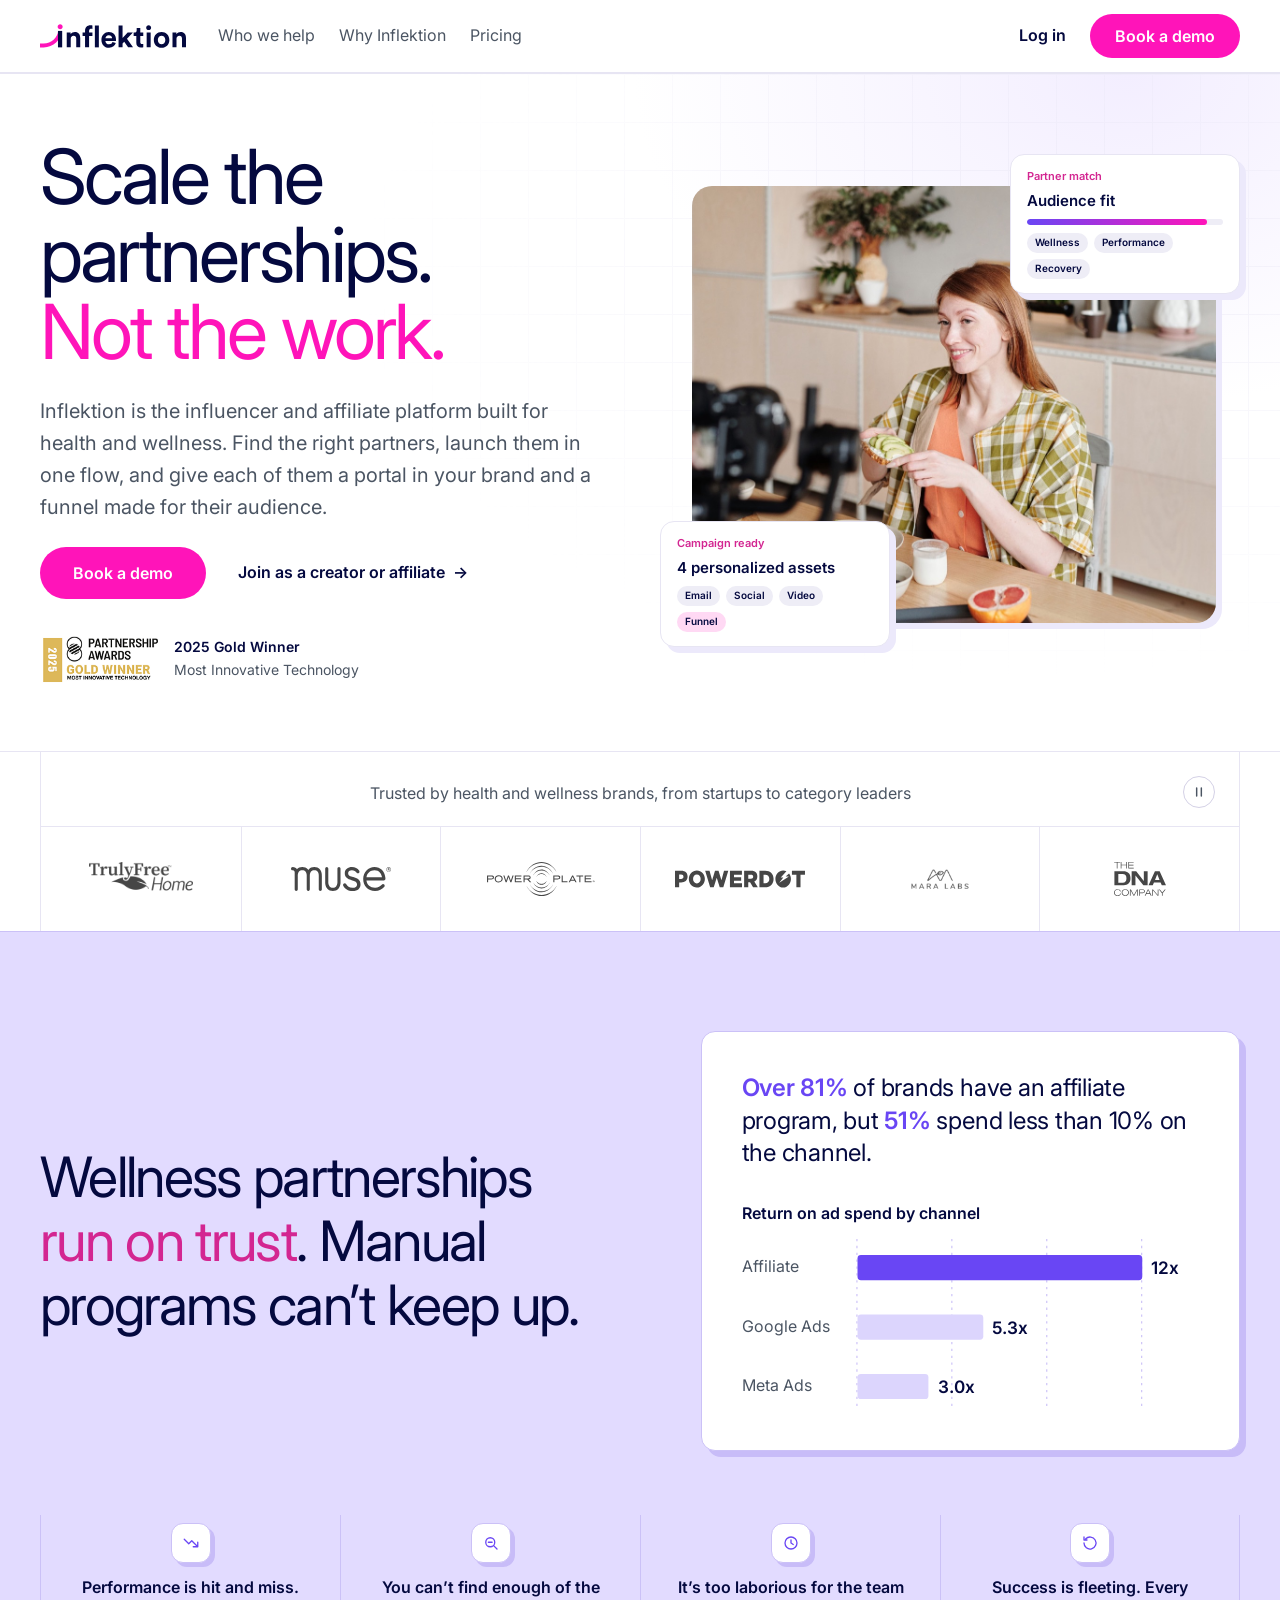
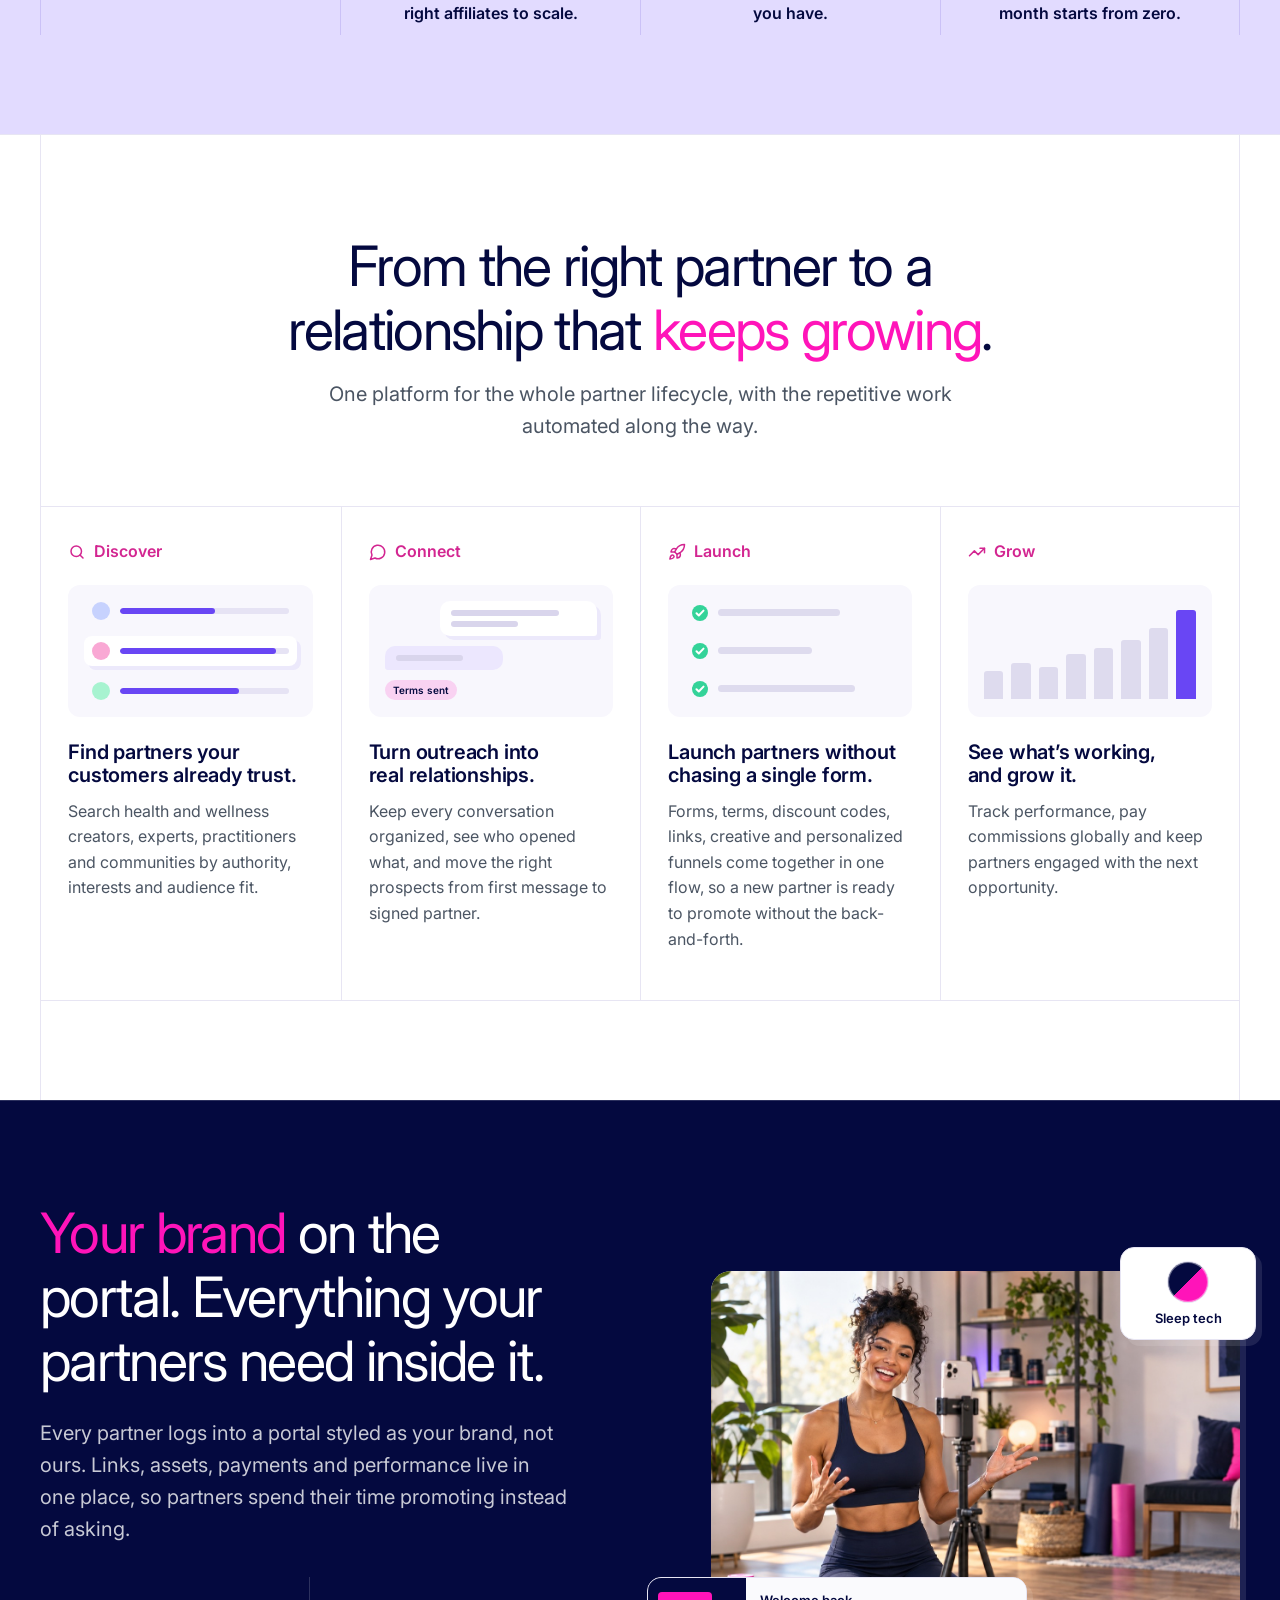
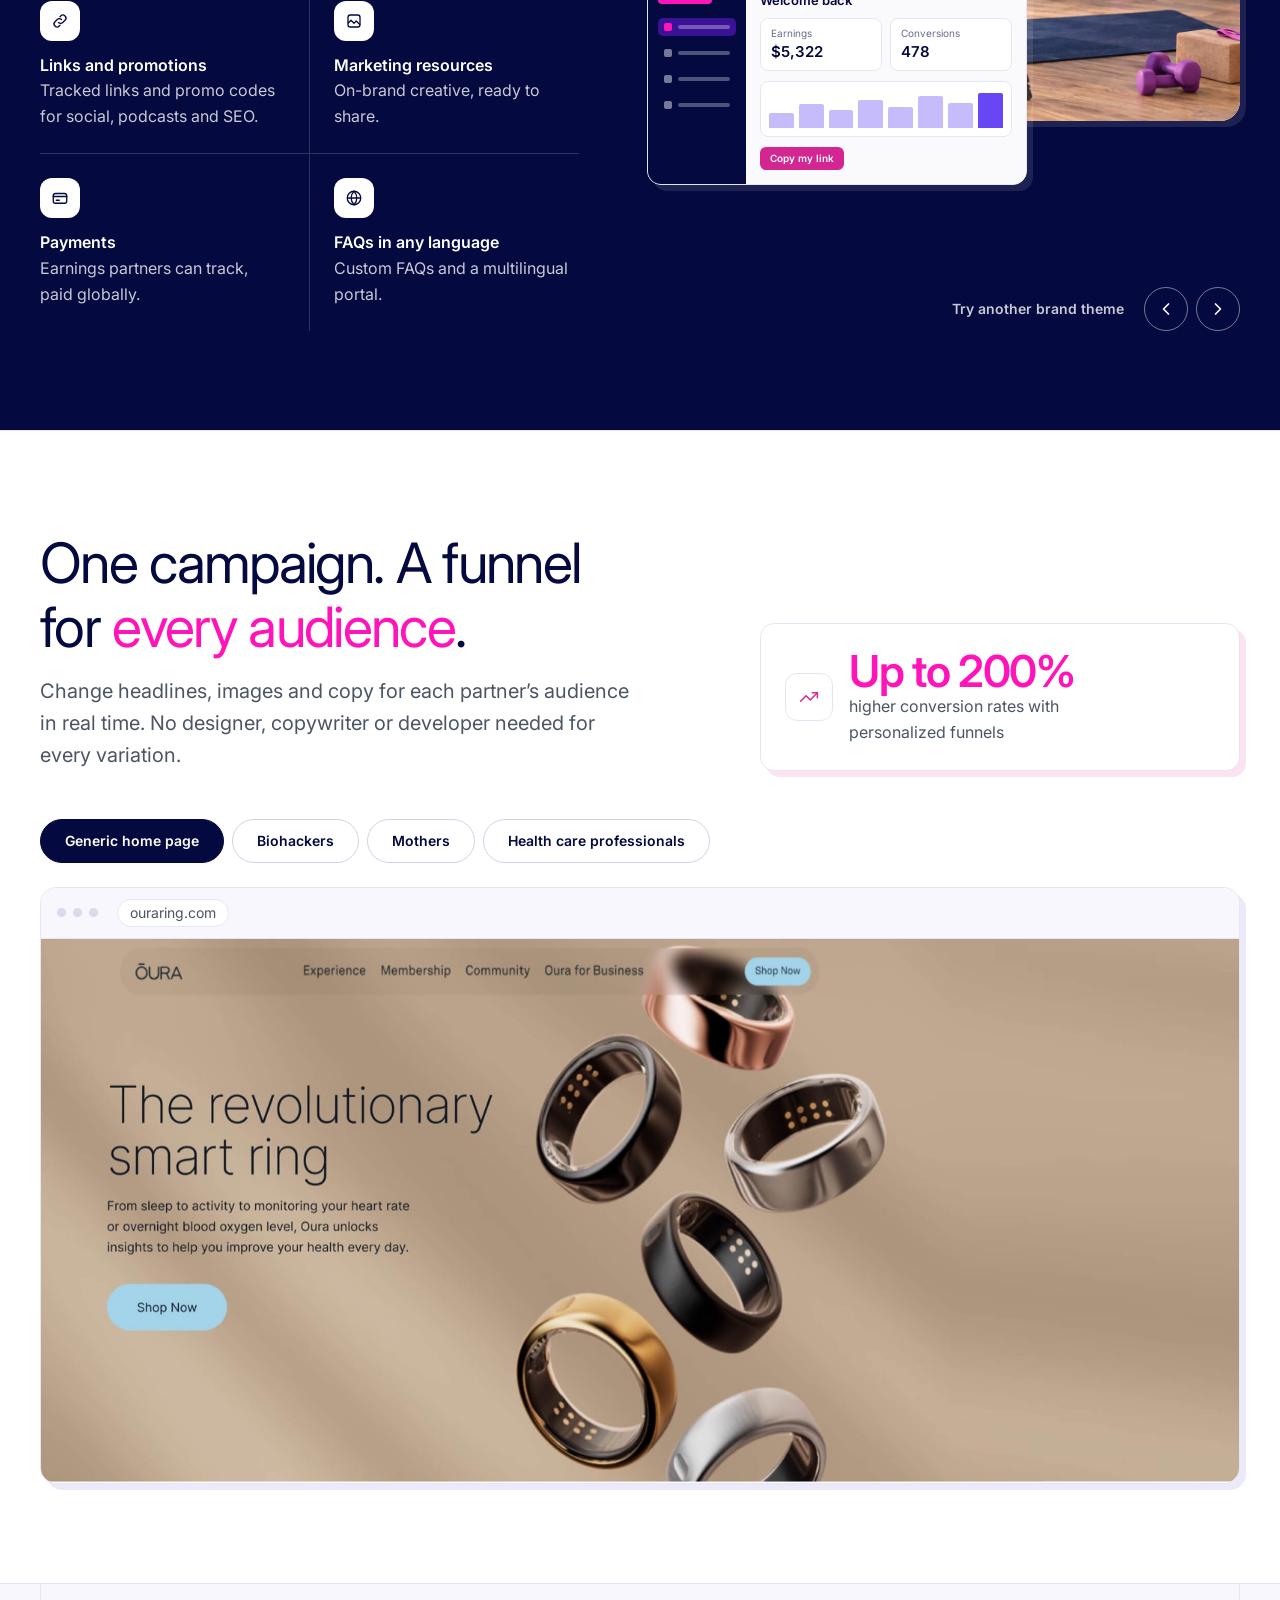
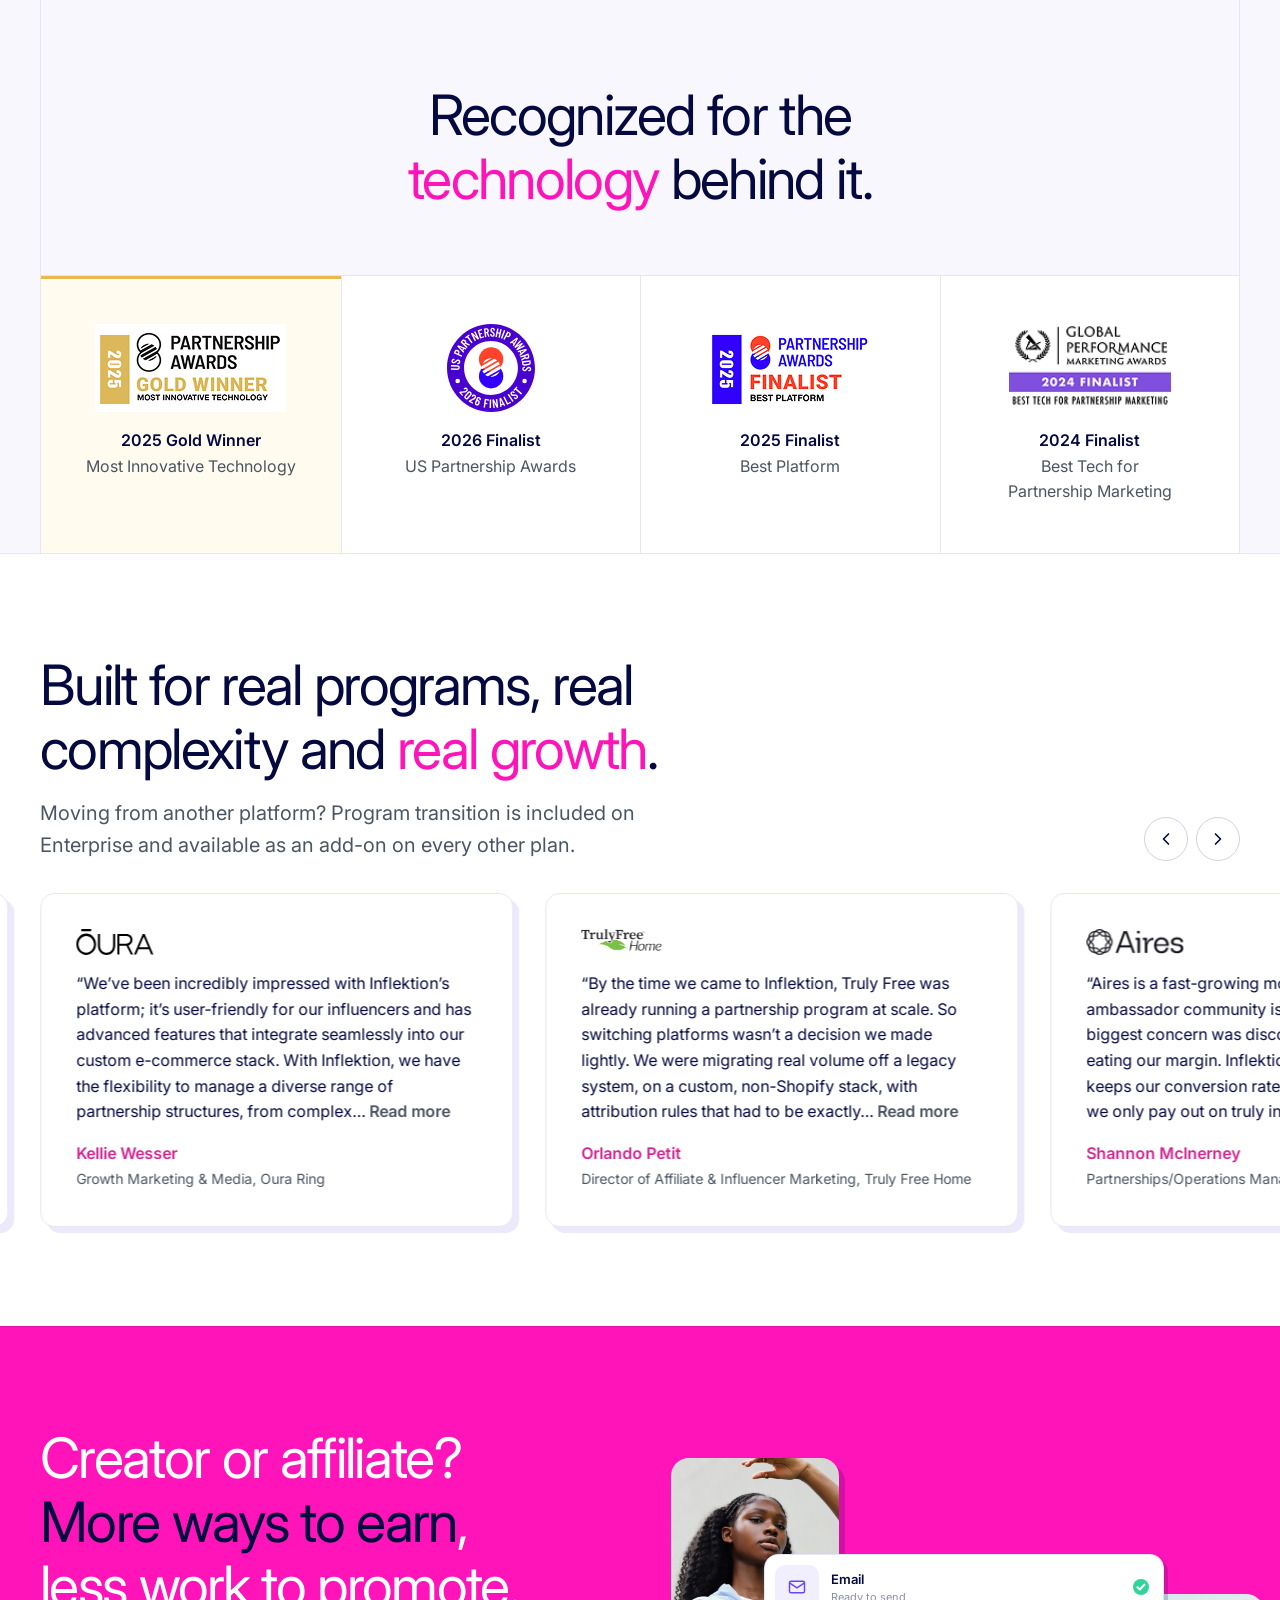
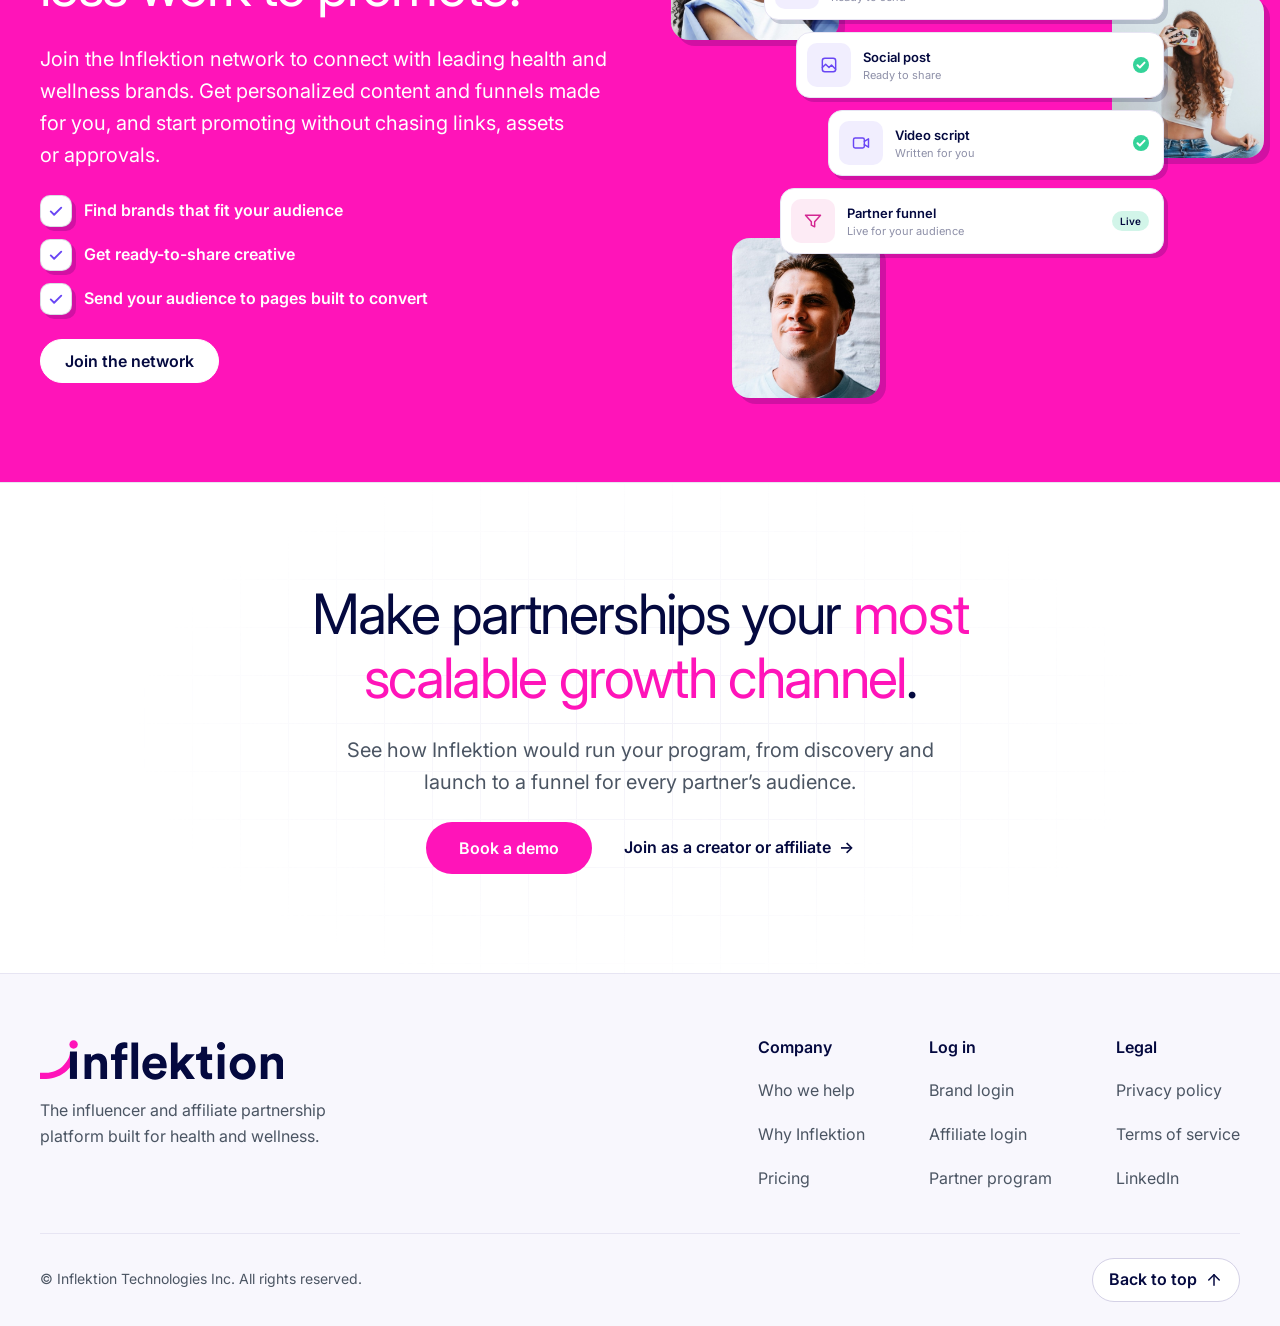
<file: archive/round-2/concepts/v2-lifestyle-frame/index.html>
<!doctype html>
<html lang="en" data-theme="light">
<head>
  <meta charset="utf-8">
  <meta name="viewport" content="width=device-width, initial-scale=1">
  <meta name="robots" content="noindex, nofollow, noarchive">
  <title>Inflektion: partnerships for health and wellness brands</title>
  <meta name="description" content="Inflektion is the influencer and affiliate platform built for health and wellness: find the right partners, launch them in one flow, and give each one a portal in your brand and a funnel made for their audience.">
  <meta name="theme-color" content="#FFFFFF">
  <link rel="icon" href="../../assets/favicon.svg?v=21" type="image/svg+xml">
  <link rel="apple-touch-icon" sizes="180x180" href="../../assets/favicon/apple-touch-icon.png?v=21">
  <link rel="preconnect" href="https://fonts.googleapis.com">
  <link rel="preconnect" href="https://fonts.gstatic.com" crossorigin>
  <link rel="stylesheet" href="https://fonts.googleapis.com/css2?family=Inter:wght@400;600;700&display=swap">
  <link rel="stylesheet" href="../shared/tokens.css?v=23">
  <link rel="stylesheet" href="../shared/kit.css?v=21">
  <link rel="stylesheet" href="style.css?v=25">
  <script>
    document.documentElement.classList.add('js');
    /* Hero load-in: set before first paint so nothing flashes; main.js clears it after the run */
    if (!matchMedia('(prefers-reduced-motion: reduce)').matches) document.documentElement.classList.add('intro');
  </script>
  <script src="../shared/nav-autohide.js?v=21" defer></script>
  <script src="main.js?v=22" defer></script>
</head>
<body class="v4">
<a class="skip-link" href="#main">Skip to content</a>

<header class="site-header">
  <div class="wrap header-inner">
    <a class="brand" href="#top" aria-label="Inflektion home"><svg class="logo" aria-hidden="true" focusable="false" width="146" height="24" viewBox="0 0 173 28" fill="none" xmlns="http://www.w3.org/2000/svg">
<path fill-rule="evenodd" clip-rule="evenodd" d="M19.0824 21.7308C15.264 25.1568 10.0158 27.491 4.29888 27.491H0V23.0201H4.29888C8.80984 23.0201 13.0258 21.1687 16.1146 18.3973C19.228 15.6038 21.3832 11.628 21.3832 8.39971H25.8367C25.8367 13.2186 22.8761 18.3269 19.0824 21.7308Z" fill="#FF14B9"/>
<path d="M161.742 17.3415V27.4635H157.003V9.86617H161.599V12.048C162.668 10.2238 164.77 9.4012 166.658 9.4012C171.005 9.4012 173 12.5129 173 16.3758V27.4635H168.261V17.1984C168.261 15.2312 167.3 13.6932 165.019 13.6932C162.953 13.6932 161.742 15.3027 161.742 17.3415Z" fill="currentColor"/>
<path d="M144.071 23.6722C146.387 23.6722 148.524 21.9912 148.524 18.6648C148.524 15.3385 146.387 13.6574 144.071 13.6574C141.755 13.6574 139.617 15.3385 139.617 18.6648C139.617 21.9554 141.755 23.6722 144.071 23.6722ZM144.071 9.32965C149.308 9.32965 153.263 13.2282 153.263 18.6648C153.263 24.0656 149.308 28 144.071 28C138.833 28 134.879 24.0656 134.879 18.6648C134.879 13.2282 138.833 9.32965 144.071 9.32965Z" fill="currentColor"/>
<path d="M131.124 27.4635H126.385V9.86617H131.124V27.4635ZM125.815 4.10769C125.815 2.46241 127.133 1.13903 128.737 1.13903C130.376 1.13903 131.658 2.46241 131.658 4.10769C131.658 5.68144 130.376 7.00482 128.737 7.00482C127.133 7.00482 125.815 5.68144 125.815 4.10769Z" fill="currentColor"/>
<path d="M118.833 4.60843V9.86617H122.36V14.0867H118.833V21.4547C118.833 22.9926 119.546 23.4934 120.899 23.4934C121.47 23.4934 122.111 23.4219 122.36 23.3503V27.2847C121.933 27.4635 121.078 27.7139 119.688 27.7139C116.268 27.7139 114.13 25.6752 114.13 22.2773V14.0867H110.959V9.86617H111.85C113.703 9.86617 114.558 8.6501 114.558 7.07635V4.60843H118.833Z" fill="currentColor"/>
<path d="M110.083 9.86615L103.064 17.2699L110.225 27.4635H104.418L99.7864 20.7393L97.8269 22.8138V27.4635H93.0883V1.56822H97.8269V16.4115L103.884 9.86615H110.083Z" fill="currentColor"/>
<path d="M77.564 16.6619H85.4022C85.331 14.9093 84.1908 13.1925 81.4831 13.1925C79.0248 13.1925 77.6709 15.0524 77.564 16.6619ZM85.8654 21.24L89.8201 22.4204C88.9294 25.4606 86.1504 28 81.8394 28C77.0296 28 72.7899 24.5306 72.7899 18.5933C72.7899 12.9779 76.9228 9.32965 81.4119 9.32965C86.8273 9.32965 90.0695 12.799 90.0695 18.4502C90.0695 19.1298 89.9982 19.8451 89.9982 19.9167H77.4572C77.564 22.2415 79.5236 23.9226 81.875 23.9226C84.084 23.9226 85.2953 22.8138 85.8654 21.24Z" fill="currentColor"/>
<path d="M69.7477 27.4635H65.0092V1.56822H69.7477V27.4635Z" fill="currentColor"/>
<path d="M60.611 5.5026C59.5422 5.5026 58.1527 5.96757 58.1527 7.93475V9.86617H62.1074V13.9436H58.1527V27.4635H53.3785V13.9436H50.457V9.86617H53.3785V7.86322C53.3785 3.89308 55.8725 1.31786 59.7559 1.31786C60.7535 1.31786 61.7155 1.4967 62.1074 1.67553V5.68143C61.858 5.6099 61.3948 5.5026 60.611 5.5026Z" fill="currentColor"/>
<path d="M36.4204 17.3415V27.4635H31.6818V9.86617H36.2779V12.048C37.3467 10.2238 39.4487 9.4012 41.337 9.4012C45.6836 9.4012 47.6788 12.5129 47.6788 16.3758V27.4635H42.9403V17.1984C42.9403 15.2312 41.9783 13.6932 39.6981 13.6932C37.6317 13.6932 36.4204 15.3027 36.4204 17.3415Z" fill="currentColor"/>
<path d="M26.275 27.4635H21.2871V7.97025H26.275V27.4635Z" fill="currentColor"/>
<path d="M26.8503 2.98269C26.8503 4.62998 25.5199 5.96537 23.8789 5.96537C22.2378 5.96537 20.9075 4.62998 20.9075 2.98269C20.9075 1.33539 22.2378 0 23.8789 0C25.5199 0 26.8503 1.33539 26.8503 2.98269Z" fill="#FF14B9"/>
</svg></a>
    <button class="menu-btn" type="button" aria-expanded="false" aria-controls="site-nav">
      <svg aria-hidden="true" focusable="false" viewBox="0 0 24 24" width="20" height="20"><path d="M4 7h16M4 12h16M4 17h16" stroke="currentColor" stroke-width="1.75" stroke-linecap="round"/></svg>
      <span>Menu</span>
    </button>
    <nav id="site-nav" class="site-nav" aria-label="Main">
      <ul role="list" class="nav-pages">
        <li><a aria-disabled="true">Who we help<span class="visually-hidden"> (coming soon)</span></a></li>
        <li><a aria-disabled="true">Why Inflektion<span class="visually-hidden"> (coming soon)</span></a></li>
        <li><a aria-disabled="true">Pricing<span class="visually-hidden"> (coming soon)</span></a></li>
      </ul>
      <div class="nav-actions">
        <a class="nav-login" href="https://my.inflektion.ai">Log in</a>
        <a class="btn btn--primary" href="#demo">Book a demo</a>
      </div>
    </nav>
  </div>
</header>

<main id="main">

  <!-- 1. Hero: lifestyle photo with minimal product cards -->
  <section class="sec hero" id="top" aria-labelledby="hero-title">
    <div class="wrap hero-grid">
      <div class="hero-copy">
        <h1 id="hero-title">Scale the partnerships. <span class="hl">Not the work.</span></h1>
        <p class="lead">Inflektion is the influencer and affiliate platform built for health and wellness. Find the right partners, launch them in one flow, and give each of them a portal in your brand and a funnel made for their audience.</p>
        <div class="cta-row">
          <a class="btn btn--primary btn--lg" href="#demo">Book a demo</a>
          <a class="text-link" href="#creators"><span class="text-link__label">Join as a creator or affiliate</span><span class="text-link__arrow" aria-hidden="true">→</span></a>
        </div>
        <a class="award-teaser" href="#recognition">
          <img src="../../assets/awards/uspa-2025-gold.png" width="191" height="88" alt="">
          <span><strong>2025 Gold Winner</strong> Most Innovative Technology</span>
        </a>
      </div>

      <div class="hero-media">
        <figure class="photo photo--hero">
          <img src="../../assets/lifestyle/hero-creator.jpg" width="1400" height="933" alt="A wellness creator filming a breakfast video at her kitchen table, holding avocado toast up to the camera.">
        </figure>
        <div class="kit chip-card chip-card--match" aria-hidden="true">
          <span class="chip-card__tag">Partner match</span>
          <span class="chip-card__title">Audience fit</span>
          <span class="fit-meter"><i></i></span>
          <span class="chip-row"><span class="k-chip">Wellness</span><span class="k-chip">Performance</span><span class="k-chip">Recovery</span></span>
        </div>
        <div class="kit chip-card chip-card--ready" aria-hidden="true">
          <span class="chip-card__tag">Campaign ready</span>
          <span class="chip-card__title">4 personalized assets</span>
          <span class="chip-row"><span class="k-chip">Email</span><span class="k-chip">Social</span><span class="k-chip">Video</span><span class="k-chip k-chip--accent">Funnel</span></span>
        </div>
      </div>
    </div>
  </section>

  <!-- 2. Logos: hairline cell strip -->
  <section class="sec logos railed" aria-labelledby="logos-title">
    <div class="wrap">
      <h2 id="logos-title" class="logos-title">Trusted by health and wellness brands, from startups to category leaders</h2>
      <button type="button" class="logo-pause" aria-pressed="false" data-logo-pause><svg aria-hidden="true" focusable="false" viewBox="0 0 24 24" width="14" height="14"><path class="i-pause" d="M8 5v14M16 5v14" stroke="currentColor" stroke-width="2.5" stroke-linecap="round"/><path class="i-play" d="M8 5l11 7-11 7z" fill="currentColor"/></svg><span class="visually-hidden">Pause logo animation</span></button>
      <ul role="list" class="logo-cells" data-logo-cells>
        <li class="logo-cell"><span class="logo-cell__stack"><img class="is-active" src="../../assets/clients/oura-logo.svg" alt="Oura" width="86" height="29"><img data-tall src="../../assets/clients/truly-free-home-logo.png" alt="Truly Free Home" width="270" height="88"><img src="../../assets/clients/more/sensate.svg" alt="Sensate" width="512" height="78"></span></li>
        <li class="logo-cell"><span class="logo-cell__stack"><img class="is-active" src="../../assets/clients/muse-logo.svg" alt="Muse" width="112" height="27"><img src="../../assets/clients/aires-tech-logo.png" alt="Aires Tech" width="400" height="108"><img src="../../assets/clients/more/rest.svg" alt="Rest" width="60" height="23"></span></li>
        <li class="logo-cell"><span class="logo-cell__stack"><img class="is-active" data-tall src="../../assets/clients/pp-logo.svg" alt="Power Plate" width="149" height="47"><img data-tall src="../../assets/clients/upgraded-formulas-logo.png" alt="Upgraded Formulas" width="400" height="172"><img src="../../assets/clients/more/apollo.png" alt="Apollo Neuro" width="450" height="98"></span></li>
        <li class="logo-cell"><span class="logo-cell__stack"><img class="is-active" src="../../assets/clients/powerdot-logo.svg" alt="PowerDot" width="154" height="21"><img src="../../assets/clients/more/shiftwave.svg" alt="Shiftwave" width="2100" height="400"><img src="../../assets/clients/more/ozlo.svg" alt="Ozlo" width="87" height="23"></span></li>
        <li class="logo-cell"><span class="logo-cell__stack"><img class="is-active" src="../../assets/clients/mara-labs-logo.png" alt="Mara Labs" width="96" height="39"><img src="../../assets/clients/more/heartmath.png" alt="HeartMath" width="400" height="50"><img src="../../assets/clients/more/bioniq-lab.svg" alt="Bioniq Lab" width="194" height="32"></span></li>
        <li class="logo-cell"><span class="logo-cell__stack"><img class="is-active" data-tall src="../../assets/clients/the-dna-company-logo.svg" alt="The DNA Company" width="72" height="47"><img src="../../assets/clients/more/sensai.png" alt="Sens.ai" width="480" height="135"></span></li>
      </ul>
    </div>
  </section>

  <!-- 3. Problem -->
  <section class="sec problem" aria-labelledby="problem-title">
    <div class="wrap">
      <div class="problem-grid">
        <div class="problem-copy">
          <h2 id="problem-title">Wellness partnerships <span class="hl">run on trust</span>. Manual programs can’t keep up.</h2>
        </div>
        <div class="panel stat-panel">
          <p class="stat-panel__lead"><strong>Over 81%</strong> of brands have an affiliate program, but <strong>51%</strong> spend less than 10% on the channel.</p>
          <figure class="roas">
            <figcaption>Return on ad spend by channel</figcaption>
            <svg role="img" aria-labelledby="roas-title roas-desc" viewBox="0 0 400 150">
              <title id="roas-title">Return on ad spend by channel</title>
              <desc id="roas-desc">Affiliate 12x, Google Ads 5.3x, Meta Ads 3.0x.</desc>
              <g class="roas__grid"><line x1="100.5" y1="0" x2="100.5" y2="150"/><line x1="183.5" y1="0" x2="183.5" y2="150"/><line x1="266.5" y1="0" x2="266.5" y2="150"/><line x1="349.5" y1="0" x2="349.5" y2="150"/></g>
              <g class="roas__labels"><text x="0" y="29">Affiliate</text><text x="0" y="81">Google Ads</text><text x="0" y="133">Meta Ads</text></g>
              <rect class="roas__bar roas__bar--hi" x="101" y="14" width="249" height="22" rx="3"/>
              <rect class="roas__bar" x="101" y="66" width="110" height="22" rx="3"/>
              <rect class="roas__bar" x="101" y="118" width="62" height="22" rx="3"/>
              <g class="roas__values"><text x="358" y="31">12x</text><text x="219" y="83">5.3x</text><text x="171" y="135">3.0x</text></g>
            </svg>
          </figure>
        </div>
      </div>
      <ul role="list" class="pain-list">
        <li><span class="tile" aria-hidden="true"><svg viewBox="0 0 24 24" width="18" height="18" focusable="false" fill="none" stroke="currentColor" stroke-width="1.75" stroke-linecap="round" stroke-linejoin="round"><path d="M3 7l6 6 4-4 8 8M21 11v6h-6"/></svg></span>Performance is hit and miss.</li>
        <li><span class="tile" aria-hidden="true"><svg viewBox="0 0 24 24" width="18" height="18" focusable="false" fill="none" stroke="currentColor" stroke-width="1.75" stroke-linecap="round"><circle cx="11" cy="11" r="6"/><path d="M20 20l-4.5-4.5M8.5 11h5"/></svg></span>You can’t find enough of the right affiliates to scale.</li>
        <li><span class="tile" aria-hidden="true"><svg viewBox="0 0 24 24" width="18" height="18" focusable="false" fill="none" stroke="currentColor" stroke-width="1.75" stroke-linecap="round"><circle cx="12" cy="12" r="8"/><path d="M12 8v4l3 2"/></svg></span>It’s too laborious for the team you have.</li>
        <li><span class="tile" aria-hidden="true"><svg viewBox="0 0 24 24" width="18" height="18" focusable="false" fill="none" stroke="currentColor" stroke-width="1.75" stroke-linecap="round" stroke-linejoin="round"><path d="M4 12a8 8 0 1 0 2.3-5.6M4 4v4h4"/></svg></span>Success is fleeting. Every month starts from zero.</li>
      </ul>
    </div>
  </section>

  <!-- 4. How it works: one spec sheet, four stages -->
  <section class="sec how railed" id="platform" aria-labelledby="how-title">
    <div class="wrap">
      <div class="sec-head sec-head--center">
        <h2 id="how-title">From the right partner to a relationship that <span class="hl">keeps growing</span>.</h2>
        <p class="lead">One platform for the whole partner lifecycle, with the repetitive work automated along the way.</p>
      </div>
      <ol role="list" class="stages">
        <li class="stage">
          <p class="stage__marker"><svg aria-hidden="true" focusable="false" viewBox="0 0 24 24" width="16" height="16" fill="none" stroke="currentColor" stroke-width="2" stroke-linecap="round" stroke-linejoin="round"><circle cx="11" cy="11" r="7"/><path d="m20 20-4-4"/></svg>Discover</p>
          <div class="stage__art kit" aria-hidden="true">
            <span class="art-row"><i class="dot" style="--c:#C7D2FE"></i><span class="bar"><b style="--v:56%"></b></span></span>
            <span class="art-row is-hi"><i class="dot" style="--c:#F9A8D4"></i><span class="bar"><b style="--v:92%"></b></span></span>
            <span class="art-row"><i class="dot" style="--c:#A7F3D0"></i><span class="bar"><b style="--v:70%"></b></span></span>
          </div>
          <h3>Find partners your customers already trust.</h3>
          <p>Search health and wellness creators, experts, practitioners and communities by authority, interests and audience fit.</p>
        </li>
        <li class="stage">
          <p class="stage__marker"><svg aria-hidden="true" focusable="false" viewBox="0 0 24 24" width="16" height="16" fill="none" stroke="currentColor" stroke-width="2" stroke-linecap="round" stroke-linejoin="round"><path d="M7.9 20A9 9 0 1 0 4 16.1L2 22Z"/></svg>Connect</p>
          <div class="stage__art kit" aria-hidden="true">
            <span class="bubble bubble--out"><i style="width:80%"></i><i style="width:50%"></i></span>
            <span class="bubble bubble--in"><i style="width:70%"></i></span>
            <span class="k-chip k-chip--accent">Terms sent</span>
          </div>
          <h3>Turn outreach into real relationships.</h3>
          <p>Keep every conversation organized, see who opened what, and move the right prospects from first message to signed partner.</p>
        </li>
        <li class="stage">
          <p class="stage__marker"><svg aria-hidden="true" focusable="false" viewBox="0 0 24 24" width="16" height="16" fill="none" stroke="currentColor" stroke-width="2" stroke-linecap="round" stroke-linejoin="round"><path d="M4.5 16.5c-1.5 1.26-2 5-2 5s3.74-.5 5-2c.71-.84.7-2.13-.09-2.91a2.18 2.18 0 0 0-2.91-.09z"/><path d="m12 15-3-3a22 22 0 0 1 2-3.95A12.88 12.88 0 0 1 22 2c0 2.72-.78 7.5-6 11a22.35 22.35 0 0 1-4 2z"/><path d="M9 12H4s.55-3.03 2-4c1.62-1.08 5 0 5 0"/><path d="M12 15v5s3.03-.55 4-2c1.08-1.62 0-5 0-5"/></svg>Launch</p>
          <div class="stage__art kit" aria-hidden="true">
            <span class="art-row"><span class="k-check"></span><span class="line" style="width:62%"></span></span>
            <span class="art-row"><span class="k-check"></span><span class="line" style="width:48%"></span></span>
            <span class="art-row"><span class="k-check"></span><span class="line" style="width:70%"></span></span>
          </div>
          <h3>Launch partners without chasing a single form.</h3>
          <p>Forms, terms, discount codes, links, creative and personalized funnels come together in one flow, so a new partner is ready to promote without the back-and-forth.</p>
        </li>
        <li class="stage">
          <p class="stage__marker"><svg aria-hidden="true" focusable="false" viewBox="0 0 24 24" width="16" height="16" fill="none" stroke="currentColor" stroke-width="2" stroke-linecap="round" stroke-linejoin="round"><path d="m22 7-8.5 8.5-5-5L2 17"/><path d="M16 7h6v6"/></svg>Grow</p>
          <div class="stage__art stage__art--bars kit" aria-hidden="true">
            <i style="--h:28%"></i><i style="--h:36%"></i><i style="--h:32%"></i><i style="--h:46%"></i><i style="--h:52%"></i><i style="--h:60%"></i><i style="--h:72%"></i><i class="is-hi" style="--h:90%"></i>
          </div>
          <h3>See what’s working, and grow it.</h3>
          <p>Track performance, pay commissions globally and keep partners engaged with the next opportunity.</p>
        </li>
      </ol>
    </div>
  </section>

  <!-- 5. Portal: partner's view over a lifestyle photo -->
  <section class="sec portal" data-brand="sleep" aria-labelledby="portal-title">
    <div class="wrap portal-grid">
      <div class="portal-copy">
        <h2 id="portal-title"><span class="hl">Your brand</span> on the portal. Everything your partners need inside it.</h2>
        <p class="lead">Every partner logs into a portal styled as your brand, not ours. Links, assets, payments and performance live in one place, so partners spend their time promoting instead of asking.</p>
        <ul role="list" class="feature-list">
          <li><span class="tile" aria-hidden="true"><svg viewBox="0 0 24 24" width="18" height="18" focusable="false" fill="none" stroke="currentColor" stroke-width="1.75" stroke-linecap="round"><path d="M10 14a4 4 0 0 0 5.7 0l3-3a4 4 0 0 0-5.7-5.7l-1 1M14 10a4 4 0 0 0-5.7 0l-3 3a4 4 0 0 0 5.7 5.7l1-1"/></svg></span><span><strong>Links and promotions</strong> Tracked links and promo codes for social, podcasts and SEO.</span></li>
          <li><span class="tile" aria-hidden="true"><svg viewBox="0 0 24 24" width="18" height="18" focusable="false" fill="none" stroke="currentColor" stroke-width="1.75" stroke-linejoin="round"><rect x="4" y="4" width="16" height="16" rx="3"/><path d="M4 15l4-4 4 4 3-3 5 5"/></svg></span><span><strong>Marketing resources</strong> On-brand creative, ready to share.</span></li>
          <li><span class="tile" aria-hidden="true"><svg viewBox="0 0 24 24" width="18" height="18" focusable="false" fill="none" stroke="currentColor" stroke-width="1.75" stroke-linecap="round"><rect x="3" y="6" width="18" height="13" rx="3"/><path d="M3 10h18M7 15h4"/></svg></span><span><strong>Payments</strong> Earnings partners can track, paid globally.</span></li>
          <li><span class="tile" aria-hidden="true"><svg viewBox="0 0 24 24" width="18" height="18" focusable="false" fill="none" stroke="currentColor" stroke-width="1.75"><circle cx="12" cy="12" r="9"/><path d="M3 12h18M12 3c2.5 2.6 3.8 5.6 3.8 9s-1.3 6.4-3.8 9c-2.5-2.6-3.8-5.6-3.8-9S9.5 5.6 12 3z"/></svg></span><span><strong>FAQs in any language</strong> Custom FAQs and a multilingual portal.</span></li>
        </ul>
      </div>
      <div class="portal-visual" data-theme-cycle>
      <div class="portal-stage" data-brand="sleep">
        <figure class="photo photo--portal">
          <img class="theme-photo is-active" data-theme="sleep" src="../../assets/lifestyle/creator.jpg" width="1400" height="1050" loading="lazy" alt="A wellness creator filming a video on her phone at home.">
          <img class="theme-photo" data-theme="supps" src="../../assets/lifestyle/themes/supplements.jpg" width="1400" height="933" loading="lazy" alt="A creator presenting vitamin gummies to her phone camera.">
          <img class="theme-photo" data-theme="fit" src="../../assets/lifestyle/themes/fitness.jpg" width="1400" height="934" loading="lazy" alt="A fitness coach talking to his phone camera on a workout mat.">
          <img class="theme-photo" data-theme="skin" src="../../assets/lifestyle/themes/skincare.jpg" width="1400" height="738" loading="lazy" alt="A skincare creator applying serum in front of a ring light.">
        </figure>
        <div class="kit theme-decal" aria-hidden="true">
          <span class="theme-decal__swatch"></span>
          <span class="theme-decal__label" data-theme-label>Sleep tech</span>
        </div>
        <div class="kit mini-portal" aria-hidden="true">
          <div class="mini-portal__side">
            <span class="mp-brand"></span>
            <span class="mp-nav is-active"></span><span class="mp-nav"></span><span class="mp-nav"></span><span class="mp-nav"></span>
          </div>
          <div class="mini-portal__main">
            <span class="k-title">Welcome back</span>
            <div class="mp-stats"><span><small>Earnings</small><b>$5,322</b></span><span><small>Conversions</small><b>478</b></span></div>
            <div class="mp-bars"><i style="--h:40%"></i><i style="--h:62%"></i><i style="--h:48%"></i><i style="--h:74%"></i><i style="--h:56%"></i><i style="--h:84%"></i><i style="--h:66%"></i><i style="--h:92%"></i></div>
            <span class="mp-btn">Copy my link</span>
          </div>
        </div>
      </div>
        <div class="theme-controls">
          <p class="visually-hidden" aria-live="polite" data-theme-status>Portal theme: Sleep tech</p>
          <p class="theme-controls__caption" aria-hidden="true">Try another brand theme</p>
          <button type="button" class="carousel__btn" data-theme-prev aria-label="Previous portal theme"><svg aria-hidden="true" focusable="false" viewBox="0 0 24 24" width="20" height="20" fill="none" stroke="currentColor" stroke-width="2" stroke-linecap="round" stroke-linejoin="round"><path d="M15 6l-6 6 6 6"/></svg></button>
          <button type="button" class="carousel__btn" data-theme-next aria-label="Next portal theme"><svg aria-hidden="true" focusable="false" viewBox="0 0 24 24" width="20" height="20" fill="none" stroke="currentColor" stroke-width="2" stroke-linecap="round" stroke-linejoin="round"><path d="M9 6l6 6-6 6"/></svg></button>
        </div>
      </div>
    </div>
  </section>

  <!-- 6. Funnels: audience tabs over the real Oura pages -->
  <section class="sec funnels" aria-labelledby="funnels-title">
    <div class="wrap">
      <div class="funnels-head">
        <div class="sec-head">
          <h2 id="funnels-title">One campaign. A funnel for <span class="hl">every audience</span>.</h2>
          <p class="lead">Change headlines, images and copy for each partner’s audience in real time. No designer, copywriter or developer needed for every variation.</p>
        </div>
        <p class="panel stat-tile"><span class="tile" aria-hidden="true"><svg viewBox="0 0 24 24" width="20" height="20" focusable="false" fill="none" stroke="currentColor" stroke-width="1.75" stroke-linecap="round" stroke-linejoin="round"><path d="m22 7-8.5 8.5-5-5L2 17"/><path d="M16 7h6v6"/></svg></span><span><strong>Up to 200%</strong> higher conversion rates with personalized funnels</span></p>
      </div>

      <div class="funnel-demo" data-funnel>
        <div class="audience-tabs" role="group" aria-label="Show the Oura page for an audience">
          <button type="button" aria-pressed="true" data-shot="0">Generic home page</button>
          <button type="button" aria-pressed="false" data-shot="1">Biohackers</button>
          <button type="button" aria-pressed="false" data-shot="2">Mothers</button>
          <button type="button" aria-pressed="false" data-shot="3">Health care professionals</button>
        </div>
        <p class="visually-hidden" aria-live="polite" data-funnel-status></p>
        <div class="browser">
          <div class="browser__bar" aria-hidden="true"><i></i><i></i><i></i><span>ouraring.com</span></div>
          <ol role="list" class="shots">
            <li class="shot is-active"><figure><img src="../../assets/funnels/oura-slider-1.jpg" width="1600" height="726" alt="Generic Oura homepage: “The revolutionary smart ring”, with a cascade of rings."><figcaption>Generic home page</figcaption></figure></li>
            <li class="shot"><figure><img src="../../assets/funnels/oura-slider-2.jpg" width="1600" height="726" loading="lazy" alt="Oura page for biohackers: “A Sleep Lab, Wrapped Around Your Finger”, with a smiling man in a T-shirt."><figcaption>Biohackers</figcaption></figure></li>
            <li class="shot"><figure><img src="../../assets/funnels/oura-slider-3.jpg" width="1600" height="726" loading="lazy" alt="Oura page for mothers: “Beauty Sleep Realized”, with a mother holding her toddler."><figcaption>Mothers</figcaption></figure></li>
            <li class="shot"><figure><img src="../../assets/funnels/oura-slider-4.jpg" width="1600" height="726" loading="lazy" alt="Oura page for health care professionals: “Restful Nights Ahead with Oura”, with a doctor in a white coat."><figcaption>Health care professionals</figcaption></figure></li>
          </ol>
        </div>
      </div>

    </div>
  </section>

  <!-- 7. Recognition: plaques in a hairline grid -->
  <section class="sec recognition tint railed" id="recognition" aria-labelledby="recognition-title">
    <div class="wrap">
      <div class="sec-head sec-head--center">
        <h2 id="recognition-title">Recognized for the <span class="hl">technology</span> behind it.</h2>
      </div>
      <ul role="list" class="award-cells">
        <li class="is-gold"><img src="../../assets/awards/uspa-2025-gold.png" width="191" height="88" alt=""><p><strong>2025 Gold Winner</strong> Most Innovative Technology</p></li>
        <li><img src="../../assets/awards/uspa-2026-finalist.svg" width="88" height="88" alt=""><p><strong>2026 Finalist</strong> US Partnership Awards</p></li>
        <li><img src="../../assets/awards/uspa-2025-finalist.png" width="167" height="88" alt=""><p><strong>2025 Finalist</strong> Best Platform</p></li>
        <li><img src="../../assets/awards/gpma-2024-finalist.png" width="153" height="83" alt=""><p><strong>2024 Finalist</strong> Best Tech for Partnership Marketing</p></li>
      </ul>
    </div>
  </section>

  <!-- 8. Proof: asymmetric quote wall -->
  <section class="sec proof" id="results" aria-labelledby="proof-title">
    <div class="wrap">
      <div class="proof-head">
        <div class="sec-head">
          <h2 id="proof-title">Built for real programs, real complexity and <span class="hl">real growth</span>.</h2>
          <p class="lead">Moving from another platform? Program transition is included on Enterprise and available as an add-on on every other plan.</p>
        </div>
        <div class="carousel__controls">
          <button type="button" class="carousel__btn" data-prev aria-label="Previous testimonials" aria-controls="quote-track"><svg aria-hidden="true" focusable="false" viewBox="0 0 24 24" width="20" height="20" fill="none" stroke="currentColor" stroke-width="2" stroke-linecap="round" stroke-linejoin="round"><path d="M15 6l-6 6 6 6"/></svg></button>
          <button type="button" class="carousel__btn" data-next aria-label="Next testimonials" aria-controls="quote-track"><svg aria-hidden="true" focusable="false" viewBox="0 0 24 24" width="20" height="20" fill="none" stroke="currentColor" stroke-width="2" stroke-linecap="round" stroke-linejoin="round"><path d="M9 6l6 6-6 6"/></svg></button>
        </div>
      </div>
      <div class="carousel" data-carousel>
        <ul role="list" class="carousel__track" id="quote-track" tabindex="0" aria-label="Customer testimonials">
        <li class="slide"><figure class="q-card">
          <img class="q-logo" src="../../assets/clients/oura-logo.svg" width="86" height="29" alt="" loading="lazy">
          <blockquote><p>“We’ve been incredibly impressed with Inflektion’s platform; it’s user-friendly for our influencers and has advanced features that integrate seamlessly into our custom e-commerce stack. With Inflektion, we have the flexibility to manage a diverse range of partnership structures, from complex B2B relationships to dynamic affiliate and influencer collaborations, all through a single streamlined platform.</p><p>Integrating these capabilities into our MTA platform has been a game-changer, allowing us to accurately track and optimize our marketing efforts across various channels. The team at Inflektion is knowledgeable and always ready to assist, making our experience not only productive but also enjoyable. Their solution truly stands out in a crowded market by delivering exceptional functionality and support.”</p></blockquote>
          <figcaption><span class="q-name">Kellie Wesser</span><span class="q-role">Growth Marketing &amp; Media, Oura Ring</span></figcaption>
        </figure></li>
        <li class="slide"><figure class="q-card">
        <img class="q-logo" src="../../assets/clients/truly-free-home-logo.png" width="270" height="88" alt="" loading="lazy">
        <blockquote><p>“By the time we came to Inflektion, Truly Free was already running a partnership program at scale. So switching platforms wasn’t a decision we made lightly. We were migrating real volume off a legacy system, on a custom, non-Shopify stack, with attribution rules that had to be exactly right. Inflektion handled all of it: they did the heavy lifting on the migration and built our tracking to fit how we actually operate, instead of forcing us into a template.</p><p>But the real difference is what came next. Inflektion didn’t just replace our old platform, it reinvigorated our entire partnership program. Affiliate engagement is up, and we now have capabilities we simply didn’t have before, like personalized landing pages and advanced commission tiering. Our partner payouts, down to the flat fees for our top partners, run every month without our lean team touching a spreadsheet.</p><p>Inflektion gave our partnership program room to grow and that’s a partner worth having.”</p></blockquote>
        <figcaption><span class="q-name">Orlando Petit</span><span class="q-role">Director of Affiliate &amp; Influencer Marketing, Truly Free Home</span></figcaption>
      </figure></li>
        <li class="slide"><figure class="q-card">
          <img class="q-logo" src="../../assets/clients/aires-tech-logo.png" width="400" height="108" alt="" loading="lazy">
          <blockquote><p>“Aires is a fast-growing movement, and our ambassador community is at the heart of it. Our biggest concern was discount-code leakage quietly eating our margin. Inflektion built a smart fix that keeps our conversion rates intact while making sure we only pay out on truly incremental sales. With personalized partner links and campaign tools on top, our team gets to focus on growing the movement instead of policing it. Inflektion doesn’t just track our program, they protect it.”</p></blockquote>
          <figcaption><span class="q-name">Shannon McInerney</span><span class="q-role">Partnerships/Operations Manager, Aires Tech</span></figcaption>
        </figure></li>
        <li class="slide"><figure class="q-card">
          <img class="q-logo q-logo--tall" src="../../assets/clients/upgraded-formulas-logo.png" width="400" height="172" alt="" loading="lazy">
          <blockquote><p>“Wow you guys have thought of everything! It makes it all so easy. This makes me very happy. I love what Inflektion is doing here. This is so much better than Refersion, I’m glad we switched over.”</p></blockquote>
          <figcaption><span class="q-name">Zeeshan Aziz</span><span class="q-role">Operations, Upgraded Formulas</span></figcaption>
        </figure></li>
        <li class="slide"><figure class="q-card">
          <img class="q-logo" src="../../assets/clients/muse-logo.svg" width="112" height="27" alt="" loading="lazy">
          <blockquote><p>“Inflektion has revolutionized how we manage our affiliate relationships. The seamless integration, alongside tools for real-time personalization and comprehensive tracking, has not only simplified our processes but also significantly driven our sales upwards. It’s truly a game-changer in affiliate marketing technology.”</p></blockquote>
          <figcaption><span class="q-name">Summer Martin</span><span class="q-role">Head of Community Partners, Muse</span></figcaption>
        </figure></li>
        </ul>
      </div>
    </div>
  </section>

  <!-- 9. Creators -->
  <section class="sec creators" id="creators" aria-labelledby="creators-title">
    <div class="wrap creators-grid">
      <div class="creators-copy">
        <h2 id="creators-title">Creator or affiliate? <span class="hl">More ways to earn</span>, less work to promote.</h2>
        <p>Join the Inflektion network to connect with leading health and wellness brands. Get personalized content and funnels made for you, and start promoting without chasing links, assets or approvals.</p>
        <ul role="list" class="check-list">
          <li>Find brands that fit your audience</li>
          <li>Get ready-to-share creative</li>
          <li>Send your audience to pages built to convert</li>
        </ul>
        <a class="btn btn--secondary" href="https://partners.inflektion.ai">Join the network</a>
      </div>
      <div class="creators-stage kit" aria-hidden="true">
        <span class="decal decal--a"></span><span class="decal decal--b"></span><span class="decal decal--c"></span>
        <div class="asset-stack">
          <div class="asset"><span class="asset__thumb"><svg viewBox="0 0 24 24" width="20" height="20" fill="none" stroke="currentColor" stroke-width="1.75" stroke-linecap="round" stroke-linejoin="round"><rect x="3" y="5" width="18" height="14" rx="2"/><path d="m3 7 9 6 9-6"/></svg></span><span class="asset__text"><span class="k-title">Email</span><span class="k-meta">Ready to send</span></span><span class="k-check"></span></div>
          <div class="asset"><span class="asset__thumb"><svg viewBox="0 0 24 24" width="20" height="20" fill="none" stroke="currentColor" stroke-width="1.75" stroke-linecap="round" stroke-linejoin="round"><rect x="4" y="4" width="16" height="16" rx="3"/><path d="M4 15l4-4 4 4 3-3 5 5"/></svg></span><span class="asset__text"><span class="k-title">Social post</span><span class="k-meta">Ready to share</span></span><span class="k-check"></span></div>
          <div class="asset"><span class="asset__thumb"><svg viewBox="0 0 24 24" width="20" height="20" fill="none" stroke="currentColor" stroke-width="1.75" stroke-linecap="round" stroke-linejoin="round"><rect x="3" y="6" width="13" height="12" rx="2"/><path d="m16 10 5-3v10l-5-3"/></svg></span><span class="asset__text"><span class="k-title">Video script</span><span class="k-meta">Written for you</span></span><span class="k-check"></span></div>
          <div class="asset"><span class="asset__thumb"><svg viewBox="0 0 24 24" width="20" height="20" fill="none" stroke="currentColor" stroke-width="1.75" stroke-linecap="round" stroke-linejoin="round"><path d="M3 5h18l-7 8v6l-4-2v-4Z"/></svg></span><span class="asset__text"><span class="k-title">Partner funnel</span><span class="k-meta">Live for your audience</span></span><span class="k-chip k-chip--ok">Live</span></div>
        </div>
      </div>
    </div>
  </section>

  <!-- 10. Final CTA -->
  <section class="sec final" id="demo" aria-labelledby="final-title">
    <div class="wrap final-inner">
      <h2 id="final-title">Make partnerships your <span class="hl">most scalable growth channel</span>.</h2>
      <p class="lead">See how Inflektion would run your program, from discovery and launch to a funnel for every partner’s audience.</p>
      <div class="cta-row cta-row--center">
        <a class="btn btn--primary btn--lg" href="#demo">Book a demo</a>
        <a class="text-link" href="#creators"><span class="text-link__label">Join as a creator or affiliate</span><span class="text-link__arrow" aria-hidden="true">→</span></a>
      </div>
    </div>
  </section>
</main>

<dialog class="quote-dialog" aria-labelledby="quote-dialog-name">
  <div class="quote-dialog__inner">
    <button type="button" class="quote-dialog__close" data-close aria-label="Close testimonial"><svg aria-hidden="true" focusable="false" viewBox="0 0 24 24" width="20" height="20" fill="none" stroke="currentColor" stroke-width="2" stroke-linecap="round"><path d="M6 6l12 12M18 6 6 18"/></svg></button>
    <div class="quote-dialog__logo" data-logo></div>
    <div class="quote-dialog__scroll" data-scroll>
      <div class="quote-dialog__body" data-body tabindex="0"></div>
    </div>
    <p class="quote-dialog__who"><span class="q-name" id="quote-dialog-name" data-name></span><span class="q-role" data-role></span></p>
  </div>
</dialog>

<footer class="sec site-footer">
  <div class="wrap footer-grid">
    <div class="footer-brand">
      <a class="brand" href="#top" aria-label="Inflektion home"><svg class="logo" aria-hidden="true" focusable="false" width="146" height="24" viewBox="0 0 173 28" fill="none" xmlns="http://www.w3.org/2000/svg">
<path fill-rule="evenodd" clip-rule="evenodd" d="M19.0824 21.7308C15.264 25.1568 10.0158 27.491 4.29888 27.491H0V23.0201H4.29888C8.80984 23.0201 13.0258 21.1687 16.1146 18.3973C19.228 15.6038 21.3832 11.628 21.3832 8.39971H25.8367C25.8367 13.2186 22.8761 18.3269 19.0824 21.7308Z" fill="#FF14B9"/>
<path d="M161.742 17.3415V27.4635H157.003V9.86617H161.599V12.048C162.668 10.2238 164.77 9.4012 166.658 9.4012C171.005 9.4012 173 12.5129 173 16.3758V27.4635H168.261V17.1984C168.261 15.2312 167.3 13.6932 165.019 13.6932C162.953 13.6932 161.742 15.3027 161.742 17.3415Z" fill="currentColor"/>
<path d="M144.071 23.6722C146.387 23.6722 148.524 21.9912 148.524 18.6648C148.524 15.3385 146.387 13.6574 144.071 13.6574C141.755 13.6574 139.617 15.3385 139.617 18.6648C139.617 21.9554 141.755 23.6722 144.071 23.6722ZM144.071 9.32965C149.308 9.32965 153.263 13.2282 153.263 18.6648C153.263 24.0656 149.308 28 144.071 28C138.833 28 134.879 24.0656 134.879 18.6648C134.879 13.2282 138.833 9.32965 144.071 9.32965Z" fill="currentColor"/>
<path d="M131.124 27.4635H126.385V9.86617H131.124V27.4635ZM125.815 4.10769C125.815 2.46241 127.133 1.13903 128.737 1.13903C130.376 1.13903 131.658 2.46241 131.658 4.10769C131.658 5.68144 130.376 7.00482 128.737 7.00482C127.133 7.00482 125.815 5.68144 125.815 4.10769Z" fill="currentColor"/>
<path d="M118.833 4.60843V9.86617H122.36V14.0867H118.833V21.4547C118.833 22.9926 119.546 23.4934 120.899 23.4934C121.47 23.4934 122.111 23.4219 122.36 23.3503V27.2847C121.933 27.4635 121.078 27.7139 119.688 27.7139C116.268 27.7139 114.13 25.6752 114.13 22.2773V14.0867H110.959V9.86617H111.85C113.703 9.86617 114.558 8.6501 114.558 7.07635V4.60843H118.833Z" fill="currentColor"/>
<path d="M110.083 9.86615L103.064 17.2699L110.225 27.4635H104.418L99.7864 20.7393L97.8269 22.8138V27.4635H93.0883V1.56822H97.8269V16.4115L103.884 9.86615H110.083Z" fill="currentColor"/>
<path d="M77.564 16.6619H85.4022C85.331 14.9093 84.1908 13.1925 81.4831 13.1925C79.0248 13.1925 77.6709 15.0524 77.564 16.6619ZM85.8654 21.24L89.8201 22.4204C88.9294 25.4606 86.1504 28 81.8394 28C77.0296 28 72.7899 24.5306 72.7899 18.5933C72.7899 12.9779 76.9228 9.32965 81.4119 9.32965C86.8273 9.32965 90.0695 12.799 90.0695 18.4502C90.0695 19.1298 89.9982 19.8451 89.9982 19.9167H77.4572C77.564 22.2415 79.5236 23.9226 81.875 23.9226C84.084 23.9226 85.2953 22.8138 85.8654 21.24Z" fill="currentColor"/>
<path d="M69.7477 27.4635H65.0092V1.56822H69.7477V27.4635Z" fill="currentColor"/>
<path d="M60.611 5.5026C59.5422 5.5026 58.1527 5.96757 58.1527 7.93475V9.86617H62.1074V13.9436H58.1527V27.4635H53.3785V13.9436H50.457V9.86617H53.3785V7.86322C53.3785 3.89308 55.8725 1.31786 59.7559 1.31786C60.7535 1.31786 61.7155 1.4967 62.1074 1.67553V5.68143C61.858 5.6099 61.3948 5.5026 60.611 5.5026Z" fill="currentColor"/>
<path d="M36.4204 17.3415V27.4635H31.6818V9.86617H36.2779V12.048C37.3467 10.2238 39.4487 9.4012 41.337 9.4012C45.6836 9.4012 47.6788 12.5129 47.6788 16.3758V27.4635H42.9403V17.1984C42.9403 15.2312 41.9783 13.6932 39.6981 13.6932C37.6317 13.6932 36.4204 15.3027 36.4204 17.3415Z" fill="currentColor"/>
<path d="M26.275 27.4635H21.2871V7.97025H26.275V27.4635Z" fill="currentColor"/>
<path d="M26.8503 2.98269C26.8503 4.62998 25.5199 5.96537 23.8789 5.96537C22.2378 5.96537 20.9075 4.62998 20.9075 2.98269C20.9075 1.33539 22.2378 0 23.8789 0C25.5199 0 26.8503 1.33539 26.8503 2.98269Z" fill="#FF14B9"/>
</svg></a>
      <p>The influencer and affiliate partnership platform built for health and wellness.</p>
    </div>
    <div class="footer-nav">
      <nav aria-label="Company">
        <h2 class="footer-title">Company</h2>
        <ul role="list">
          <li><a aria-disabled="true">Who we help<span class="visually-hidden"> (coming soon)</span></a></li>
          <li><a aria-disabled="true">Why Inflektion<span class="visually-hidden"> (coming soon)</span></a></li>
          <li><a aria-disabled="true">Pricing<span class="visually-hidden"> (coming soon)</span></a></li>
        </ul>
      </nav>
      <nav aria-label="Log in">
        <h2 class="footer-title">Log in</h2>
        <ul role="list">
          <li><a href="https://my.inflektion.ai">Brand login</a></li>
          <li><a href="https://partners.inflektion.ai">Affiliate login</a></li>
          <li><a href="https://partnerships.inflektion.ai">Partner program</a></li>
        </ul>
      </nav>
      <nav aria-label="Legal">
        <h2 class="footer-title">Legal</h2>
        <ul role="list">
          <li><a aria-disabled="true">Privacy policy<span class="visually-hidden"> (coming soon)</span></a></li>
          <li><a aria-disabled="true">Terms of service<span class="visually-hidden"> (coming soon)</span></a></li>
          <li><a aria-disabled="true">LinkedIn<span class="visually-hidden"> (coming soon)</span></a></li>
        </ul>
      </nav>
    </div>
  </div>
  <div class="wrap footer-legal">
    <p>© Inflektion Technologies Inc. All rights reserved.</p>
    <a class="back-to-top" href="#top">Back to top<svg aria-hidden="true" focusable="false" viewBox="0 0 24 24" width="18" height="18" fill="none" stroke="currentColor" stroke-width="2" stroke-linecap="round" stroke-linejoin="round"><path d="M12 19V5"/><path d="m5 12 7-7 7 7"/></svg></a>
  </div>
</footer>
</body>
</html>
</file>
<file: site/concepts/shared/tokens.css>
/* Inflektion foundations: see DESIGN.md. Pages use these names, never raw values. */
:root {
  color-scheme: light dark;

  /* Brand anchors (fixed) */
  --brand-pink: #FF14B9;
  --brand-navy: #04093F;
  --brand-violet: #6946F4;
  --brand-violet-deep: #391296;

  /* Chart / illustration hues (product DS) */
  --chart-green: #34D399;
  --chart-indigo: #818CF8;
  --chart-blue: #60A5FA;
  --chart-orange: #FB923C;

  /* Shelf palette (unused since the Version 2 rework; kept for reference) */
  --shelf-cream: #FFF6E5;
  --shelf-pink: #FF9BD8;
  --shelf-lilac: #B9A8FF;
  --shelf-mint: #7CE0B5;
  --shelf-butter: #FFD84D;

  /* Roles: light */
  --bg: #FFFFFF;
  --bg-subtle: #F9FAFB;
  --bg-tint: #F4F4FB;
  --surface: #FFFFFF;
  --text: #04093F;
  --text-muted: #4B5563;
  --border: #E5E7EB;
  --border-ui: #6B7280;
  --primary: #FF14B9;        /* brand pink: CTAs and large heading accents (white label 3.47:1, client-directed exception; see DESIGN.md) */
  --primary-hover: #E6119F;
  --primary-ink: #D32691;    /* pink for small text that must pass AA on light surfaces (4.7:1) */
  --on-primary: #FFFFFF;
  --link: #B01E78;
  --accent: #6946F4;
  --focus: #6946F4;

  /* Type */
  --font: "Inter", ui-sans-serif, system-ui, -apple-system, "Segoe UI", Roboto, sans-serif;
  --fs-display: clamp(2.5rem, 1.8rem + 3vw, 3.75rem);
  --fs-h2: clamp(1.875rem, 1.45rem + 1.8vw, 2.75rem);
  --fs-h3: clamp(1.25rem, 1.12rem + 0.55vw, 1.5rem);
  --fs-lead: clamp(1.125rem, 1.06rem + 0.3vw, 1.25rem);
  --fs-body: 1rem;
  --fs-small: 0.875rem;
  --lh-tight: 1.08;
  --lh-head: 1.15;
  --lh-body: 1.6;

  /* Space (4/8 grid) */
  --sp-1: 0.25rem; --sp-2: 0.5rem; --sp-3: 0.75rem; --sp-4: 1rem; --sp-5: 1.5rem;
  --sp-6: 2rem; --sp-7: 3rem; --sp-8: 4rem; --sp-9: 6rem; --sp-10: 8rem;
  --section-y: clamp(4rem, 2.8rem + 5vw, 8rem);
  --section-y-compact: clamp(3.5rem, 1rem + 6.5vw, 6.25rem); /* 56px → 100px */
  --section-y-tight: clamp(3.5rem, 2.4rem + 3vw, 5rem);       /* 56px → 80px (Versions 1 and 3, client review Nov 2026) */
  --gutter: clamp(1rem, 0.5rem + 2.5vw, 2.5rem);
  --w-page: 75rem;
  --w-text: 40rem;
  /* Versions 1 and 2 (client review, Nov 2026): wider page and light, larger display type */
  --w-page-wide: 82rem;  /* 1312px incl. gutters: content 1200px at a 1280px window, up to 1232px on wider screens */
  --fw-display: 400;     /* hero, section titles and the final headline (Version 3 sets its own) */
  --fs-hero: clamp(2.75rem, 1.4rem + 4.4vw, 4.75rem);     /* 44px to 76px */
  --fs-section: clamp(2.125rem, 1.4rem + 2.6vw, 3.5rem);  /* 34px to 56px */

  /* Shape and depth (Version 1 defaults; Version 2 overrides) */
  --radius-sm: 8px;
  --radius-md: 14px;
  --radius-lg: 24px;
  --radius-pill: 999px;
  --shadow-1: 0 1px 2px rgb(4 9 63 / 0.06);
  --shadow-2: 0 2px 4px rgb(4 9 63 / 0.04), 0 12px 32px -8px rgb(4 9 63 / 0.07);

  /* Motion */
  --dur-1: 100ms;
  --dur-2: 150ms;
  --dur-3: 200ms;
  --dur-4: 300ms;
  --ease-out: cubic-bezier(.2, .7, .2, 1);
  --ease-in-out: cubic-bezier(.6, 0, .3, 1);
}

@media (prefers-color-scheme: dark) {
  :root:not([data-theme="light"]) {
    --bg: #070B2E;
    --bg-subtle: #0D1238;
    --bg-tint: #0D1238;
    --surface: #111845;
    --text: #F3F4F6;
    --text-muted: #A9AFCF;
    --border: #232A5E;
    --border-ui: #7A82B8;
    --link: #FF6CCB;
    --accent: #9D86FF;
    --focus: #9D86FF;
    --shadow-1: 0 1px 2px rgb(0 0 0 / 0.3);
    --shadow-2: 0 2px 4px rgb(0 0 0 / 0.25), 0 16px 40px -8px rgb(0 0 0 / 0.5);
  }
}
:root[data-theme="dark"] {
  --bg: #070B2E;
  --bg-subtle: #0D1238;
  --bg-tint: #0D1238;
  --surface: #111845;
  --text: #F3F4F6;
  --text-muted: #A9AFCF;
  --border: #232A5E;
  --border-ui: #7A82B8;
  --link: #FF6CCB;
  --accent: #9D86FF;
  --focus: #9D86FF;
  --shadow-1: 0 1px 2px rgb(0 0 0 / 0.3);
  --shadow-2: 0 2px 4px rgb(0 0 0 / 0.25), 0 16px 40px -8px rgb(0 0 0 / 0.5);
}

@media (prefers-reduced-motion: reduce) {
  :root { --dur-1: 0ms; --dur-2: 0ms; --dur-3: 0ms; --dur-4: 0ms; }
  *, *::before, *::after { animation-duration: 0.01ms !important; animation-iteration-count: 1 !important; scroll-behavior: auto !important; }
}

/* Shared base */
*, *::before, *::after { box-sizing: border-box; }
html { -webkit-text-size-adjust: 100%; scroll-behavior: smooth; }
body {
  margin: 0;
  font-family: var(--font);
  font-size: var(--fs-body);
  line-height: var(--lh-body);
  color: var(--text);
  background: var(--bg);
  -webkit-font-smoothing: antialiased;
  text-rendering: optimizeLegibility;
}
img, svg { display: block; max-width: 100%; }
h1, h2, h3, p, ul, ol, figure, blockquote { margin: 0; }
ul[role="list"], ol[role="list"] { list-style: none; padding: 0; }
a { color: var(--link); text-decoration-thickness: 0.12em; text-underline-offset: 0.2em; }
:focus-visible { outline: 3px solid var(--focus); outline-offset: 2px; border-radius: 4px; }
.visually-hidden {
  position: absolute !important; width: 1px; height: 1px; padding: 0; margin: -1px;
  overflow: hidden; clip: rect(0 0 0 0); white-space: nowrap; border: 0;
}
.skip-link {
  position: absolute; left: var(--sp-4); top: -100px; z-index: 100;
  background: var(--surface); color: var(--text); padding: var(--sp-3) var(--sp-4);
  border-radius: var(--radius-sm); box-shadow: var(--shadow-2);
}
.skip-link:focus { top: var(--sp-4); }

/* Auto-hiding sticky header (see nav-autohide.js): slides up on scroll down, back on scroll up */
.js .site-header { transition: transform var(--dur-4) var(--ease-out); will-change: transform; }
.js .site-header.is-hidden { transform: translateY(-100%); }
</file>
<file: site/concepts/shared/kit.css>
/* Soft-UI illustration kit: abstracted Partner Portal primitives.
   Every primitive reads --kit-* tokens so each concept restyles the same parts.
   Compositions are decorative: wrap them in an element with aria-hidden="true". */
.kit {
  --kit-surface: var(--surface);
  --kit-surface-2: var(--bg-subtle);
  --kit-ink: var(--text);
  --kit-muted: color-mix(in srgb, var(--text) 45%, transparent);
  --kit-faint: color-mix(in srgb, var(--text) 10%, transparent);
  --kit-stroke: 1px solid var(--border);
  --kit-radius: var(--radius-md);
  --kit-radius-sm: var(--radius-sm);
  --kit-shadow: var(--shadow-2);
  --kit-shadow-sm: var(--shadow-1);
  --kit-accent: var(--brand-pink);
  --kit-accent-2: var(--brand-violet);
  --kit-side: var(--brand-navy);
  --kit-side-active: var(--brand-violet-deep);
  font-family: var(--font);
  color: var(--kit-ink);
  font-size: 12px; /* illustration-only text; decorative and aria-hidden */
  line-height: 1.3;
  user-select: none;
}
.kit * { box-sizing: border-box; }

.k-panel {
  background: var(--kit-surface);
  border: var(--kit-stroke);
  border-radius: var(--kit-radius);
  box-shadow: var(--kit-shadow);
  overflow: hidden;
}
.k-pad { padding: 14px; }
.k-stack { display: grid; gap: 10px; }
.k-row { display: flex; align-items: center; gap: 10px; }
.k-row--between { justify-content: space-between; }
.k-grid-2 { display: grid; grid-template-columns: 1fr 1fr; gap: 10px; }
.k-grid-4 { display: grid; grid-template-columns: repeat(4, 1fr); gap: 8px; }

/* App frame: sidebar + main */
.k-app { display: grid; grid-template-columns: 30% 1fr; min-height: 100%; }
.k-side { background: var(--kit-side); padding: 14px 10px; display: grid; align-content: start; gap: 6px; }
.k-side .k-logo { height: 10px; width: 56%; border-radius: 4px; background: #fff; opacity: .9; margin: 0 4px 10px; }
.k-side .k-nav { height: 22px; border-radius: 6px; display: flex; align-items: center; gap: 6px; padding: 0 6px; }
.k-side .k-nav::before { content: ""; width: 9px; height: 9px; border-radius: 3px; background: rgb(255 255 255 / .45); }
.k-side .k-nav::after { content: ""; height: 5px; flex: 1; max-width: 60%; border-radius: 3px; background: rgb(255 255 255 / .35); }
.k-side .k-nav.is-active { background: var(--kit-side-active); }
.k-side .k-nav.is-active::before { background: var(--kit-accent); }
.k-side .k-nav.is-active::after { background: rgb(255 255 255 / .8); }
.k-main { padding: 14px; display: grid; gap: 10px; align-content: start; background: var(--kit-surface-2); }

/* Top bar */
.k-bar { display: flex; align-items: center; gap: 8px; padding: 10px 14px; border-bottom: var(--kit-stroke); background: var(--kit-surface); }
.k-dot { width: 8px; height: 8px; border-radius: 50%; background: var(--kit-faint); }
.k-url { flex: 1; height: 18px; border-radius: 999px; background: var(--kit-faint); display: flex; align-items: center; padding: 0 10px; color: var(--kit-muted); font-size: 11px; }

/* Skeleton text */
.k-line { height: 7px; border-radius: 4px; background: var(--kit-faint); }
.k-line--strong { height: 9px; background: color-mix(in srgb, var(--kit-ink) 70%, transparent); }
.k-line.w-30 { width: 30%; } .k-line.w-45 { width: 45%; } .k-line.w-60 { width: 60%; } .k-line.w-80 { width: 80%; }
.k-title { font-weight: 600; font-size: 13px; color: var(--kit-ink); }
.k-meta { color: var(--kit-muted); font-size: 11px; }

/* Stat tile (product: coloured KPI cards) */
.k-stat { border-radius: var(--kit-radius-sm); padding: 10px; color: #fff; display: grid; gap: 4px; min-width: 0; }
.k-stat b { font-size: 16px; font-weight: 700; letter-spacing: -0.01em; }
.k-stat span { font-size: 10px; opacity: .85; white-space: nowrap; overflow: hidden; text-overflow: ellipsis; }
.k-stat--a { background: #3730A3; } .k-stat--b { background: #D32691; } .k-stat--c { background: var(--brand-violet); } .k-stat--d { background: #1E1B4B; }

/* Chips, avatars, buttons */
.k-chip { display: inline-flex; align-items: center; gap: 4px; height: 20px; padding: 0 8px; border-radius: 999px; font-size: 10px; font-weight: 600; background: var(--kit-faint); color: var(--kit-ink); white-space: nowrap; }
.k-chip--accent { background: color-mix(in srgb, var(--kit-accent) 16%, transparent); color: var(--kit-ink); }
.k-chip--ok { background: color-mix(in srgb, var(--chart-green) 22%, transparent); }
.k-avatar { width: 28px; height: 28px; border-radius: 50%; flex: none; background: linear-gradient(135deg, var(--c1, #FBCFE8), var(--c2, #C4B5FD)); }
.k-avatar--sm { width: 20px; height: 20px; }
.k-btn { display: inline-flex; align-items: center; justify-content: center; height: 24px; padding: 0 10px; border-radius: 6px; background: var(--kit-accent); color: #fff; font-weight: 600; font-size: 10px; white-space: nowrap; }
.k-btn--ghost { background: transparent; color: var(--kit-ink); border: var(--kit-stroke); }
.k-check { width: 16px; height: 16px; border-radius: 50%; flex: none; background: var(--chart-green) url("data:image/svg+xml,%3Csvg xmlns='http://www.w3.org/2000/svg' viewBox='0 0 16 16' fill='none' stroke='%23fff' stroke-width='2' stroke-linecap='round' stroke-linejoin='round'%3E%3Cpath d='M4.5 8.2l2.3 2.3 4.7-4.9'/%3E%3C/svg%3E") center / 100% no-repeat; }
.k-check--todo { background: transparent; border: 2px solid var(--kit-faint); }

/* List row */
.k-list { display: grid; }
.k-list > * + * { border-top: var(--kit-stroke); }
.k-item { display: flex; align-items: center; gap: 10px; padding: 9px 12px; }
.k-item > .k-grow { flex: 1; display: grid; gap: 4px; min-width: 0; }

/* Bars (meter) */
.k-meter { height: 6px; border-radius: 999px; background: var(--kit-faint); overflow: hidden; }
.k-meter > i { display: block; height: 100%; width: var(--v, 60%); background: var(--kit-accent-2); border-radius: inherit; }

/* Chart container for inline SVG */
.k-chart svg { width: 100%; height: auto; }
.k-chart .bar-g { fill: var(--chart-green); }
.k-chart .bar-i { fill: var(--chart-indigo); }
.k-chart .axis { stroke: var(--kit-faint); }
</file>
<file: site/concepts/v2-portal-views/style.css>
/* Version 1, Portal views: product-led, light page with dark bookends. Tokens: ../shared/tokens.css
   Background rhythm: dark hero, lighter-navy logos, then violet-50 / white alternating, dark final CTA and footer. */

/* Page width and display type come from the shared tokens (--w-page-wide, --fw-display, --fs-hero, --fs-section) */
:root {
  --fs-phase: clamp(1.5rem, 1.2rem + 1vw, 2rem);  /* 24px to 32px: chapter titles, between h3 and h2 */
}
html { scroll-padding-top: 88px; }
/* Overscroll fill: when a trackpad or free-spinning wheel bounces past either end of the page, the browser shows the
   root (html) background. Set it to the colour at that end (top until halfway down, then the footer colour; main.js
   toggles .is-lower) and lock the light scheme so a dark OS setting can't paint the gap black. */
:root { color-scheme: light; background-color: #04093F; } /* header and hero navy */
:root.is-lower { background-color: #02052A; } /* footer navy */
/* The header's slot at the top of the page shows the body while the auto-hidden header slides back in (fast scroll up
   into the top bounce). Paint that band in the header and hero navy so no strip shows above the hero. */
body { background: linear-gradient(#04093F, #04093F) top / 100% 160px no-repeat, var(--bg); }
.wrap { width: 100%; max-width: var(--w-page-wide); margin-inline: auto; padding-inline: var(--gutter); }
.section { padding-block: var(--section-y-tight); } /* 56px to 80px (was up to 100px) */
.bg-tint { background: var(--bg-tint); }
.has-fx, .hero, .final, .site-footer { position: relative; isolation: isolate; }
.fx-particles { position: absolute; inset: 0; width: 100%; height: 100%; z-index: -1; pointer-events: none; }

/* Dark scope: re-maps role tokens so components work on navy */
.surface-dark {
  --bg: #04093F; --bg-subtle: #0B1150; --bg-tint: #0B1150; --surface: #111845;
  --text: #F3F4F6; --text-muted: #B4B9D9; --border: rgb(255 255 255 / 0.12); --border-ui: #7A82B8;
  --link: #FF6CCB; --accent: #9D86FF; --focus: #9D86FF;
  background: var(--bg); color: var(--text);
}
/* Product UI stays light wherever it sits */
.surface-dark .kit {
  --kit-surface: #FFFFFF; --kit-surface-2: #F9FAFB; --kit-ink: #04093F;
  --kit-muted: rgb(4 9 63 / 0.55); --kit-faint: rgb(4 9 63 / 0.1); --kit-stroke: 1px solid #E5E7EB;
}

h1, h2, h3 { color: var(--text); font-weight: 600; letter-spacing: -0.02em; line-height: var(--lh-head); text-wrap: balance; }
h1, h2 { font-weight: var(--fw-display); letter-spacing: -0.03em; }
h1 { font-size: var(--fs-hero); line-height: 1.02; letter-spacing: -0.04em; }
h2 { font-size: var(--fs-section); }
h3 { font-size: var(--fs-h3); font-weight: 600; letter-spacing: -0.01em; }
p { text-wrap: pretty; }
/* Pink highlight for key terms in titles (large text: #D32691 is 4.3:1 or more on white and violet-50) */
.hl { color: var(--primary); }
.surface-dark .hl { color: var(--brand-pink); } /* 5.4:1 on navy */
.lead { font-size: var(--fs-lead); color: var(--text-muted); max-width: var(--w-text); }
.section-head { max-width: 50rem; display: grid; gap: var(--sp-4); margin-bottom: var(--sp-8); }
.section-head--center { margin-inline: auto; text-align: center; justify-items: center; }
.section-head--wide { max-width: 60rem; }
.section-head--wide .lead { max-width: 50rem; }

/* Icon tile: white, hairline, violet glyph, soft violet shadow */
.icon-tile, .feature-icon, .pain-icon { flex: none; width: 52px; height: 52px; border-radius: 16px; display: grid; place-items: center; background: var(--surface); border: 1px solid #E4E0FB; color: var(--brand-violet); box-shadow: 0 1px 2px rgb(105 70 244 / 0.08), 0 6px 16px -6px rgb(105 70 244 / 0.22); }

/* Buttons and links: every underline is 1px */
a { text-decoration-thickness: 1px; text-underline-offset: 0.25em; }

/* Buttons and links */
.btn {
  display: inline-flex; align-items: center; justify-content: center; gap: var(--sp-2);
  min-height: 44px; padding: 0 var(--sp-5); border-radius: var(--radius-pill);
  font: 600 var(--fs-body)/1 var(--font); text-decoration: none; white-space: nowrap;
  transition: transform var(--dur-1) var(--ease-out), opacity var(--dur-1);
}
.btn:active { transform: translateY(1px); }
.btn--primary { background: var(--primary); color: var(--on-primary); }
.btn--primary:hover { background: var(--primary-hover); }
.btn--secondary { border: 1.5px solid var(--border-ui); color: var(--text); background: var(--surface); }
.btn--secondary:hover { border-color: var(--text); }
.btn--lg { min-height: 52px; padding: 0 var(--sp-6); font-size: 1.0625rem; }
.text-link { color: var(--text); font-weight: 600; text-decoration: none; display: inline-flex; align-items: center; min-height: 44px; gap: var(--sp-2); }
.text-link:hover .text-link__label { text-decoration: underline; text-decoration-thickness: 1px; text-underline-offset: 0.25em; text-decoration-color: color-mix(in srgb, currentColor 80%, transparent); }
.text-link__arrow { transition: transform var(--dur-2) var(--ease-out); }
.text-link:hover .text-link__arrow { transform: translateX(3px); }
a[aria-disabled="true"] { color: var(--text-muted); cursor: not-allowed; text-decoration: none; }

/* Header (dark) */
.site-header { position: sticky; top: 0; z-index: 50; border-bottom: 1px solid var(--border); }
.header-inner { display: flex; align-items: center; gap: var(--sp-6); min-height: 72px; }
.brand { display: inline-flex; align-items: center; color: var(--text); min-height: 44px; }
.logo { height: 24px; width: auto; }
.site-nav { display: flex; align-items: center; gap: var(--sp-6); flex: 1; }
.nav-pages { display: flex; gap: var(--sp-5); margin: 0 auto 0 0; padding: 0; }
.nav-pages a { display: inline-flex; min-height: 44px; align-items: center; }
.nav-actions { display: flex; align-items: center; gap: var(--sp-5); }
.nav-login { color: var(--text); font-weight: 600; text-decoration: none; display: inline-flex; min-height: 44px; align-items: center; }
.nav-login:hover { text-decoration: underline; }
.menu-btn { display: none; }

@media (max-width: 1023.98px) {
  .header-inner { justify-content: space-between; }
  .js .menu-btn {
    display: inline-flex; align-items: center; gap: var(--sp-2); min-height: 44px; padding: 0 var(--sp-3);
    background: transparent; color: var(--text); border: 1.5px solid var(--border-ui); border-radius: var(--radius-pill); font: 600 var(--fs-small)/1 var(--font); cursor: pointer;
  }
  .js .site-nav { display: none; position: absolute; inset: 100% 0 auto 0; flex-direction: column; align-items: stretch; gap: var(--sp-4); background: var(--bg); border-bottom: 1px solid var(--border); padding: var(--sp-4) var(--gutter) var(--sp-6); }
  .js .site-nav.is-open { display: flex; }
  .site-nav { flex-wrap: wrap; }
  .nav-pages { flex-direction: column; gap: 0; margin: 0; }
  .nav-actions { justify-content: space-between; }
  html:not(.js) .header-inner { flex-wrap: wrap; padding-block: var(--sp-2); }
}

/* 1. Hero (dark + particle field) */
.hero { padding-block: calc(var(--sp-7) + var(--sp-3)); overflow: clip; } /* 60px top and bottom */
.hero-grid { display: grid; grid-template-columns: minmax(0, 1fr) minmax(0, 1.15fr); gap: clamp(2rem, 1rem + 4vw, 5rem); align-items: center; }
.hero-copy { display: grid; gap: var(--sp-5); justify-items: start; }
.hero-copy h1 { max-width: 11ch; }
.hero-copy .lead { max-width: 34rem; }
.cta-row { display: flex; flex-wrap: wrap; align-items: center; gap: var(--sp-3) var(--sp-6); margin-top: var(--sp-2); }
.award-teaser { display: inline-flex; align-items: center; gap: var(--sp-2); color: var(--text-muted); font-size: var(--fs-small); }
.award-teaser a { color: inherit; display: inline-flex; min-height: 44px; align-items: center; text-decoration: none; }
.award-teaser__icon { color: #F5C451; flex: none; }
.hero-stage { position: relative; padding: var(--sp-7) var(--sp-5) var(--sp-8) var(--sp-6); display: grid; align-items: center; }
.hero-app { width: 100%; }
.hero-app .k-main { gap: 10px; }
.hero-app .pm-chart svg { height: 52px; }
.hero-app .pm-chart { padding: 10px 12px 8px; gap: 8px; }
.hero-float { position: absolute; width: min(56%, 250px); }
.hero-float--match { right: -2%; top: 0; }
.hero-float--funnel { left: -2%; bottom: 0; }
@media (max-width: 1023.98px) {
  .hero-grid { grid-template-columns: 1fr; }
  .hero-stage { padding: var(--sp-2) 0 var(--sp-9); }
  .hero-float--match { right: 4%; top: auto; bottom: -8px; }
  .hero-float--funnel { display: none; }
}

/* 2. Logos (lighter navy band) */
.logos { background: var(--bg-subtle); padding-block: calc(var(--sp-5) + var(--sp-2) * 0.75); } /* 30px */
.logos-title { font-size: var(--fs-body); font-weight: 400; letter-spacing: 0; color: var(--text-muted); text-align: center; margin-bottom: var(--sp-6); }
.logo-row { display: flex; flex-wrap: wrap; justify-content: center; align-items: center; gap: var(--sp-6) clamp(2rem, 1rem + 4vw, 4rem); margin: 0; }
.logo-row img { height: 28px; width: auto; filter: brightness(0) invert(1); opacity: 0.85; }
.logo-row li:nth-child(3) img, .logo-row li:nth-child(6) img { height: 36px; }

/* 3. Problem (violet-50) */
.problem-grid { display: grid; grid-template-columns: minmax(0, 1fr) minmax(0, 1.1fr); gap: clamp(2rem, 1rem + 4vw, 5rem); align-items: center; }
.problem-copy { grid-column: 2; grid-row: 1; }
.why-now-wrap { grid-column: 1; grid-row: 1; display: grid; gap: var(--sp-3); }
.problem-copy { display: grid; gap: var(--sp-5); }
.pain-list { margin: var(--sp-2) 0 0; padding: 0; display: grid; gap: var(--sp-4); }
.pain-list li { display: flex; align-items: center; gap: var(--sp-4); font-weight: 600; }
.pain-icon { width: 44px; height: 44px; border-radius: 14px; }
.why-now { background: var(--surface); border: 1px solid var(--border); border-radius: var(--radius-lg); padding: clamp(1.5rem, 1rem + 2vw, 2.5rem); box-shadow: var(--shadow-2); display: grid; gap: var(--sp-6); }
.why-now__stat { font-size: var(--fs-h3); line-height: 1.35; letter-spacing: -0.01em; }
.why-now__stat strong { color: var(--accent); }
.roas { display: grid; gap: var(--sp-3); }
.roas__caption { font-weight: 600; }
.roas__chart { width: 100%; height: auto; }
.roas__labels text { fill: var(--text-muted); font: 400 15px var(--font); }
.roas__values text { fill: var(--text); font: 700 16px var(--font); }
.roas__bar { fill: color-mix(in srgb, var(--accent) 35%, var(--bg-subtle)); }
.roas__bar--hi { fill: var(--accent); }

/* 4. How it works (white, compact sticky chapters) */
.chapters { position: relative; }
.chapters__list { margin: 0; padding: 0; display: grid; gap: var(--sp-9); }
.chapter { display: grid; gap: var(--sp-3); max-width: 36rem; }
.chapter h3 { font-size: var(--fs-phase); font-weight: var(--fw-display); letter-spacing: -0.025em; }
.chapter__marker { justify-self: start; display: inline-flex; align-items: center; gap: 0.45em; padding: var(--sp-1) 0; min-height: 44px; border-radius: var(--radius-pill); font-size: var(--fs-small); font-weight: 600; line-height: 1.2; color: var(--primary-ink); transition: font-size var(--dur-4) var(--ease-out), padding var(--dur-4) var(--ease-out), background-color var(--dur-4) var(--ease-out), color var(--dur-4) var(--ease-out); }
.chapter__marker svg { flex: none; width: 1.15em; height: 1.15em; }
.chapter p:not(.chapter__marker) { color: var(--text-muted); font-size: var(--fs-lead); } /* 20px on desktop, matching the section subtitle */
.chapter__visual { margin-top: var(--sp-4); }
.chapters__stage { display: none; }
.k-item--hi { background: color-mix(in srgb, var(--brand-pink) 7%, transparent); }
.thread .msg { display: grid; gap: 6px; padding: 11px 14px; border-radius: 12px; width: 72%; }
.thread .msg--short { width: 48%; }
.chapter__visual .k-line--name { height: 8px; background: #E5E7EB; }
.grow-chart rect { fill: #E5E7EB; }
.grow-chart rect.is-hi { fill: var(--brand-violet); }
.thread .msg--out { background: var(--kit-faint); justify-self: end; border-bottom-right-radius: 4px; }
.thread .msg--in { background: color-mix(in srgb, var(--brand-violet) 14%, transparent); border-bottom-left-radius: 4px; }

@media (min-width: 1024px) {
  .js .chapters { display: grid; grid-template-columns: minmax(0, 0.85fr) minmax(0, 1.15fr); gap: clamp(2rem, 1rem + 4vw, 5rem); }
  .js .chapters__list { grid-column: 1; grid-row: 1; gap: 0; padding-block: 8vh 16vh; }
  .js .chapter { min-height: 44vh; align-content: center; }
  .js .chapter.is-active .chapter__marker { font-size: calc(var(--fs-body) * 1.125); padding-inline: var(--sp-3) var(--sp-4); background: #FCE7F3; color: var(--link); } /* 18px; #B01E78 on #FCE7F3 is 5.4:1 */
  .js .chapter .chapter__visual { display: none; }
  .js .chapters__stage { display: grid; grid-column: 2; grid-row: 1; position: sticky; top: calc(72px + 10vh); height: min(56vh, 500px); align-self: start; background: var(--bg-tint); border-radius: var(--radius-lg); padding: clamp(1.5rem, 1rem + 2vw, 3rem); place-items: center; overflow: hidden; }
  .js .chapters__stage > .chapter__visual { grid-area: 1 / 1; width: 100%; max-width: 480px; margin: 0; opacity: 0; transform: translateY(32px) scale(0.96); transition: opacity var(--dur-4) var(--ease-out), transform var(--dur-4) var(--ease-out); }
  .js .chapters__stage > .chapter__visual.is-before { transform: translateY(-32px) scale(0.96); }
  .js .chapters__stage > .chapter__visual.is-active { opacity: 1; transform: none; }
  .chapters__progress { position: absolute; left: 50%; bottom: var(--sp-5); transform: translateX(-50%); display: flex; gap: 6px; }
  .chapters__progress span { width: 28px; height: 4px; border-radius: 2px; background: rgb(4 9 63 / 0.12); overflow: hidden; }
  .chapters__progress i { display: block; height: 100%; background: var(--brand-pink); transform: scaleX(0); transform-origin: left; transition: transform var(--dur-4) var(--ease-out); }
  .chapters__progress span.is-done i { transform: scaleX(1); }
}

/* 5. Portal (violet-50, centred, interactive) */
.brand-demo { display: grid; justify-items: center; gap: var(--sp-6); }
.brand-switch { display: flex; flex-wrap: wrap; justify-content: center; gap: var(--sp-2); }
.brand-switch button {
  display: inline-flex; align-items: center; gap: var(--sp-2); min-height: 44px; padding: 0 var(--sp-5) 0 var(--sp-3);
  border-radius: var(--radius-pill); border: 1.5px solid #D1D5DB; background: var(--surface); color: var(--text);
  font: 600 var(--fs-body)/1 var(--font); cursor: pointer; transition: background-color var(--dur-2) var(--ease-out), border-color var(--dur-2) var(--ease-out);
}
.brand-switch button:hover { border-color: var(--border-ui); }
.brand-switch button[aria-pressed="true"] { background: var(--on); border-color: var(--on); color: #fff; }
.swatch { width: 20px; height: 20px; border-radius: 50%; background: linear-gradient(135deg, var(--s1) 50%, var(--s2) 50%); box-shadow: inset 0 0 0 1px rgb(255 255 255 / 0.4); }
.brand-stage { position: relative; width: 100%; max-width: 1040px; }
.portal-mock { transition: opacity var(--dur-2) var(--ease-out); }
.portal-mock.is-swapping { opacity: 0.25; }
.portal-mock .k-app { grid-template-columns: 200px 1fr; min-height: 470px; }
.portal-mock .k-main { grid-template-rows: auto auto 1fr; }
.portal-mock .pm-charts { grid-auto-rows: 1fr; }
.portal-mock .pm-chart { grid-template-rows: auto 1fr; }
.portal-mock .pm-chart svg { height: 100%; min-height: 72px; }
.portal-mock .k-side { background: var(--b-side); gap: 4px; padding: 16px 12px; }
.portal-mock .k-btn { background: var(--b-accent); color: var(--b-on-accent); }
.portal-mock .k-main { gap: 12px; padding: 18px; }
.pm-brand { display: flex; align-items: center; gap: 8px; margin: 0 4px 14px; }
.pm-mark { width: 20px; height: 20px; border-radius: 6px; background: var(--b-accent); }
.pm-name { color: #fff; font-weight: 600; font-size: 13px; }
.pm-nav { display: flex; align-items: center; gap: 8px; font-size: 12px; color: rgb(255 255 255 / 0.72); padding: 7px 8px; border-radius: 6px; white-space: nowrap; overflow: hidden; text-overflow: ellipsis; }
.pm-nav::before { content: ""; flex: none; width: 12px; height: 12px; border-radius: 3px; background: rgb(255 255 255 / 0.45); }
.pm-nav.is-active::before { background: var(--b-accent); }
.pm-nav.is-active { background: var(--b-active); color: #fff; }
.pm-stat-1 { background: var(--b-side); } .pm-stat-2 { background: var(--b-accent); color: var(--b-on-accent); }
.pm-stat-3 { background: var(--b-mid); } .pm-stat-4 { background: var(--b-deep); }
.pm-charts { display: grid; grid-template-columns: 1fr 1fr; gap: 12px; }
.pm-chart { padding: 12px 14px 10px; display: grid; gap: 10px; box-shadow: var(--kit-shadow-sm); }
.pm-chart__head { display: flex; align-items: baseline; gap: 8px; padding-bottom: 8px; position: relative; }
.pm-chart__head::after { content: ""; position: absolute; left: 0; bottom: 0; width: 22px; height: 2px; border-radius: 1px; background: var(--b-accent, var(--brand-pink)); }
.pm-chart svg { width: 100%; height: 72px; display: block; }
.pm-grid line { stroke: #F1F2F6; stroke-width: 1; }
.pm-c1 { fill: var(--chart-green); } .pm-c2 { fill: var(--chart-indigo); } .pm-c3 { fill: var(--chart-blue); } .pm-c4 { fill: var(--chart-orange); }
.portal-mock[data-brand="sleep"] { --b-side: #04093F; --b-active: #391296; --b-accent: #FF14B9; --b-on-accent: #fff; --b-mid: #6946F4; --b-deep: #1E1B4B; --b-chart: #818CF8; }
.portal-mock[data-brand="supps"] { --b-side: #0F3D2E; --b-active: #1C5C45; --b-accent: #E9B949; --b-on-accent: #0F3D2E; --b-mid: #3F7A5E; --b-deep: #0A2A20; --b-chart: #6FBF95; }
.portal-mock[data-brand="fit"] { --b-side: #1F2937; --b-active: #374151; --b-accent: #F97316; --b-on-accent: #fff; --b-mid: #4B5563; --b-deep: #111827; --b-chart: #FDBA74; }
.portal-mock[data-brand="skin"] { --b-side: #4A1D3F; --b-active: #6B2F5C; --b-accent: #E8A0BF; --b-on-accent: #4A1D3F; --b-mid: #9D4E84; --b-deep: #2E1027; --b-chart: #F0B8D0; }

/* Unified testimonial card */
.t-card { position: relative; display: grid; gap: var(--sp-5); align-content: space-between; background: #FFFFFF; color: #04093F; border: 1px solid #E5E7EB; border-radius: var(--radius-lg); padding: clamp(1.5rem, 1rem + 1.5vw, 2.25rem); box-shadow: var(--shadow-2); }
.t-card::before { content: "“" / ""; position: absolute; top: 4px; right: 20px; font: 700 72px/1 var(--font); color: #FF14B9; opacity: 0.18; }
.t-card blockquote p { font-size: var(--fs-body); line-height: 1.6; color: #04093F; }
.t-card { align-content: start; }
.t-card figcaption { margin-top: auto; }
.t-logo { height: 26px; width: auto; max-width: 140px; object-fit: contain; object-position: left center; }
.t-logo[src*="upgraded"] { height: 44px; }
.t-logo[src*="truly"] { height: 32px; }
.t-card figcaption { display: grid; gap: 2px; }
.t-name { color: #D32691; font-weight: 600; }
.t-role { color: #4B5563; font-size: var(--fs-small); }
.t-card--float { position: absolute; right: clamp(-112px, calc((1040px - 100vw) / 2 + 64px), -24px); top: 104px; width: 300px; z-index: 2; text-align: left; }
.portal { overflow-x: clip; }
.t-card--wide { max-width: 52rem; margin: var(--sp-8) auto 0; }

.feature-strip { width: 100%; max-width: 1040px; margin: var(--sp-10) 0 0; padding: 0; display: grid; grid-template-columns: repeat(4, minmax(0, 1fr)); gap: var(--sp-6); text-align: center; }
.feature-strip li { display: grid; justify-items: center; gap: var(--sp-2); }
.feature-strip h3 { font-size: 1.125rem; }
.feature-strip p { color: var(--text-muted); }
.feature-icon { margin-bottom: var(--sp-2); }

@media (max-width: 1023.98px) {
  .t-card--float { position: relative; inset: auto; width: auto; margin: -40px var(--sp-4) 0; }
  .feature-strip { margin-top: var(--sp-8); }
  .feature-strip { grid-template-columns: repeat(2, minmax(0, 1fr)); }
}
@media (max-width: 767.98px) {
  .portal-mock .k-app { grid-template-columns: 34% 1fr; min-height: 300px; }
  .portal-mock .k-grid-4 { grid-template-columns: repeat(2, 1fr); }
  .pm-charts { grid-template-columns: 1fr; }
  .pm-chart:nth-child(n+2) { display: none; }
  .pm-chart svg { height: 48px; }
  .feature-strip { gap: var(--sp-6) var(--sp-4); }
}

/* 6. Funnels (white, scroll-driven) */
.funnels-head { display: grid; grid-template-columns: minmax(0, 1.4fr) minmax(0, 1fr); gap: var(--sp-7); align-items: end; margin-bottom: var(--sp-8); }
.funnels-head > div { display: grid; gap: var(--sp-4); }
.big-stat { display: flex; align-items: center; gap: var(--sp-4); background: var(--surface); border: 1px solid var(--border); border-radius: var(--radius-lg); box-shadow: var(--shadow-2); padding: var(--sp-5); }
.big-stat__text { display: grid; gap: var(--sp-1); }
.big-stat strong { font-size: var(--fs-h2); line-height: 1; letter-spacing: -0.03em; color: var(--accent); }
.big-stat__text > span { color: var(--text-muted); }
.funnel-sticky { display: grid; gap: var(--sp-4); }
.js .funnel-label { margin-bottom: var(--sp-4); }
.funnel-label { font-size: var(--fs-h3); color: var(--text-muted); text-align: center; display: none; }
.funnel-label { transition: opacity var(--dur-2) var(--ease-out), transform var(--dur-2) var(--ease-out); }
.funnel-label.is-swapping { opacity: 0; transform: translateY(6px); }
.funnel-label strong { color: var(--text); font-weight: 700; }
.funnel-frame { width: 100%; max-width: calc((100svh - 320px) * 2.05); margin-inline: auto; background: #FFFFFF; border: 1px solid var(--border); border-radius: var(--radius-lg); box-shadow: var(--shadow-2); overflow: hidden; }
.funnel-bar { display: flex; align-items: center; gap: 8px; padding: 12px 16px; border-bottom: 1px solid var(--border); background: var(--bg-subtle); }
.funnel-bar .k-dot { background: rgb(4 9 63 / 0.15); }
.funnel-url { margin-left: var(--sp-3); font-size: var(--fs-small); color: var(--text-muted); background: #fff; border: 1px solid var(--border); padding: var(--sp-1) var(--sp-3); border-radius: var(--radius-pill); }
.funnel-shots { margin: 0; padding: 0; display: grid; gap: 1px; background: var(--border); }
.funnel-shot figure { background: #fff; }
.funnel-shot img { width: 100%; height: auto; }
.funnel-shot figcaption { padding: var(--sp-3) var(--sp-4); font-weight: 600; }
.funnel-progress { display: none; justify-content: center; gap: 6px; margin-top: var(--sp-5); }
.funnel-progress span { width: 28px; height: 4px; border-radius: 2px; background: rgb(4 9 63 / 0.12); }
.funnel-progress span.is-active { background: var(--brand-pink); }

.js .funnel-scroll { height: 300vh; }
.js .funnel-sticky { position: sticky; top: calc(72px + 4vh + 40px); }
.js .funnel-label, .js .funnel-progress { display: flex; justify-content: center; gap: 0.3em; flex-wrap: wrap; }
.js .funnel-progress { gap: 6px; }
.js .funnel-shots { display: block; position: relative; aspect-ratio: 1600 / 726; background: #fff; }
.js .funnel-shot { position: absolute; inset: 0; opacity: 0; transition: opacity var(--dur-4) var(--ease-in-out); }
.js .funnel-shot.is-active { opacity: 1; }
.js .funnel-shot figcaption { position: absolute; width: 1px; height: 1px; overflow: hidden; clip: rect(0 0 0 0); white-space: nowrap; }
@media (max-width: 767.98px) {
  .funnels-head { grid-template-columns: 1fr; }
  .js .funnel-scroll { height: 220vh; }
}

/* 7. Recognition (violet-50, plaques) */
.plaques { margin: 0; padding: 0; display: flex; flex-wrap: wrap; justify-content: center; gap: var(--sp-5); }
.plaque { width: 240px; display: grid; justify-items: center; align-content: start; gap: var(--sp-4); text-align: center; background: #FFFFFF; border: 1px solid var(--border); border-radius: var(--radius-lg); padding: var(--sp-6) var(--sp-5); box-shadow: var(--shadow-1); }
.plaque img { height: 88px; width: auto; }
.plaque p { color: var(--text-muted); }
.plaque strong { display: block; color: var(--text); font-weight: 600; }
.plaque--gold { border: 2px solid #E9B949; box-shadow: var(--shadow-2); }

/* 8. Proof (white + static particle curve) */
/* Four quotes as a bento masonry: the long Aires quote runs the full height on the left, Truly Free spans
   the top right, the two shorter quotes sit side by side under it. Two columns on tablets, one on phones. */
.proof-grid { display: grid; grid-template-columns: minmax(0, 0.8fr) minmax(0, 1fr) minmax(0, 1fr); /* a slimmer Aires column: its full quote fills the tall card at the same 16px as every quote */ grid-template-areas: "feature long long" "feature short mid"; gap: var(--sp-5); }
.t-card--feature { grid-area: feature; }
.t-card--long { grid-area: long; }
.t-card--short { grid-area: short; }
.t-card--mid { grid-area: mid; }
.proof-grid .t-card { display: flex; flex-direction: column; }
@media (max-width: 1023.98px) {
  .proof-grid { grid-template-columns: minmax(0, 1fr) minmax(0, 1fr); grid-template-areas: "long long" "feature short" "feature mid"; }
}
@media (max-width: 767.98px) {
  .proof-grid { grid-template-columns: 1fr; grid-template-areas: "feature" "long" "short" "mid"; }
}

/* 9. Creators (violet-50 + static particle curve) */
.creators-grid { display: grid; grid-template-columns: minmax(0, 1.1fr) minmax(0, 1fr); gap: clamp(2rem, 1rem + 4vw, 5rem); align-items: center; }
.creators-copy { display: grid; gap: var(--sp-5); justify-items: start; }
.creators-copy p { color: var(--text-muted); max-width: var(--w-text); font-size: var(--fs-lead); } /* subtitle at the lead size, like every section */
.check-list { margin: 0; padding: 0; display: grid; gap: var(--sp-3); }
.check-list li { position: relative; display: flex; align-items: center; gap: var(--sp-3); min-height: 32px; font-weight: 600; }
.check-list li::before { content: ""; flex: none; width: 32px; height: 32px; border-radius: 10px; background: var(--surface) url("data:image/svg+xml,%3Csvg xmlns='http://www.w3.org/2000/svg' viewBox='0 0 24 24' fill='none' stroke='%236946F4' stroke-width='2.5' stroke-linecap='round' stroke-linejoin='round'%3E%3Cpath d='M5 12.5l4.5 4.5L19 7.5'/%3E%3C/svg%3E") center / 18px no-repeat; border: 1px solid #E4E0FB; box-shadow: 0 1px 2px rgb(105 70 244 / 0.08), 0 6px 16px -6px rgb(105 70 244 / 0.22); }
.creators-stage { display: grid; gap: var(--sp-3); max-width: 400px; justify-self: end; width: 100%; } /* flush with the right edge of the content area */
.creator-card { display: grid; gap: 12px; }
.asset-card { display: grid; gap: 10px; }
.asset-card:nth-of-type(2) { margin-left: 10%; }
.asset-card:nth-of-type(3) { margin-left: 18%; }
.asset-card:nth-of-type(4) { margin-left: 6%; }
.asset-thumb { height: 56px; border-radius: 8px; background: linear-gradient(140deg, #FBCFE8, #C4B5FD); }
@media (max-width: 1023.98px) { .creators-grid { grid-template-columns: 1fr; } }

/* 10. Final CTA (dark + moving particle curve) */
.final { --bg: #02052A; padding-block: var(--sp-7); }
.final-inner { display: grid; grid-template-columns: minmax(0, 1.1fr) minmax(0, 1fr); gap: var(--sp-6) var(--sp-8); align-items: center; }
.final-inner h2 { max-width: 20ch; }
.final-actions { display: grid; gap: var(--sp-3); justify-items: end; } /* CTAs flush with the right edge of the content area */
.final-actions .cta-row { margin-top: 0; justify-content: flex-end; }
@media (max-width: 1023.98px) {
  .final-inner { grid-template-columns: 1fr; }
  .final-actions { justify-items: start; }
  .final-actions .cta-row { justify-content: flex-start; }
}

/* Footer (deepest navy, logo-mark watermark) */
.site-footer { --bg: #02052A; padding-block: 0 var(--sp-6); }
.footer-grid { display: flex; flex-wrap: wrap; justify-content: space-between; gap: var(--sp-7); padding-top: var(--sp-7); border-top: 1px solid var(--border); }
.footer-brand .logo { height: 30px; }
.footer-nav { display: flex; flex-wrap: wrap; gap: var(--sp-6) var(--sp-8); }
.footer-brand { display: grid; gap: var(--sp-4); align-content: start; justify-items: start; }
.footer-brand p { color: var(--text-muted); max-width: 30ch; }
.footer-title { font-size: var(--fs-body); font-weight: 600; letter-spacing: 0; margin-bottom: var(--sp-3); }
.site-footer ul { margin: 0; padding: 0; display: grid; }
.site-footer nav a { color: var(--text-muted); text-decoration: none; display: inline-flex; min-height: 44px; align-items: center; }
.site-footer nav a[href]:hover { color: var(--text); text-decoration: underline; text-decoration-thickness: 1px; text-underline-offset: 0.25em; text-decoration-color: color-mix(in srgb, currentColor 80%, transparent); }
.footer-legal { margin-top: var(--sp-7); padding-top: var(--sp-5); border-top: 1px solid var(--border); color: var(--text-muted); font-size: var(--fs-small); display: flex; flex-wrap: wrap; align-items: center; justify-content: space-between; gap: var(--sp-3) var(--sp-5); }
/* Back to top: a plain link to the hero, so it works without JS; the smooth scroll is off under reduced motion */
.back-to-top { display: inline-flex; align-items: center; gap: var(--sp-2); min-height: 44px; padding: 0 var(--sp-4); border: 1.5px solid var(--border-ui); border-radius: var(--radius-pill); color: var(--text); font-size: var(--fs-body); font-weight: 600; text-decoration: none; transition: border-color var(--dur-2) var(--ease-out); }
.back-to-top:hover { border-color: var(--text); }
.back-to-top svg { transition: transform var(--dur-2) var(--ease-out); }
.back-to-top:hover svg { transform: translateY(-2px); }
@media (max-width: 767.98px) { .footer-nav { display: grid; grid-template-columns: 1fr 1fr; width: 100%; } }

/* Narrow-screen kit adjustments */
@media (max-width: 767.98px) {
  .hero-kit .k-grid-4 { grid-template-columns: repeat(2, 1fr); }
  .hero-kit .pm-chart:nth-child(n+3) { display: none; }
  .hero-kit .k-app { grid-template-columns: 22% 1fr; }
}

/* Section reveal (progressive, motion-safe): 40px rise + soft scale-in, staggered by JS through --d */
@media (prefers-reduced-motion: no-preference) {
  .js .reveal { opacity: 0; transform: translateY(40px) scale(.98); transform-origin: 50% 100%;
    transition: opacity 700ms var(--ease-out), transform 950ms cubic-bezier(.2, .9, .1, 1); transition-delay: var(--d, 0ms); }
  .js .reveal.is-in { opacity: 1; transform: none; }

  /* Hero load-in (once, on load): particles fade up, copy rises line by line, the portal settles, the cards pop */
  @keyframes v1-rise { from { opacity: 0; transform: translateY(var(--intro-y, 28px)); } }
  @keyframes v1-settle { from { opacity: 0; transform: translateY(48px) scale(.97); } }
  @keyframes v1-pop { from { opacity: 0; transform: translateY(16px) scale(.94); } }
  @keyframes v1-fade { from { opacity: 0; } }
  .intro .hero .fx-particles { animation: v1-fade 1600ms var(--ease-out) backwards; }
  .intro .hero-copy > * { animation: v1-rise 800ms cubic-bezier(.2, .9, .1, 1) backwards; }
  .intro .hero-copy > :nth-child(1) { animation-delay: 150ms; }
  .intro .hero-copy > :nth-child(2) { --intro-y: 20px; animation-delay: 300ms; }
  .intro .hero-copy > :nth-child(3) { --intro-y: 20px; animation-delay: 420ms; }
  .intro .hero-copy > :nth-child(4) { --intro-y: 12px; animation-delay: 540ms; }
  .intro .hero-app { animation: v1-settle 1000ms cubic-bezier(.2, .9, .1, 1) 450ms backwards; transform-origin: 50% 100%; }
  .intro .hero-float { animation: v1-pop 700ms cubic-bezier(.2, .9, .1, 1) backwards; }
  .intro .hero-float--match { animation-delay: 950ms; }
  .intro .hero-float--funnel { animation-delay: 1080ms; }
  .intro .logos > * { animation: v1-fade 800ms var(--ease-out) 1100ms backwards; }
}

/* Desktop: the shorter stat card rides along beside the taller text column, as in Version 3, so no empty gap shows above or below it */
@media (min-width: 1024px) {
  .problem-grid { align-items: start; }
  .why-now-wrap { position: sticky; top: calc(72px + var(--sp-6)); }
}
@media (max-width: 1023.98px) {
  .problem-grid { grid-template-columns: 1fr; }
  .problem-copy, .why-now-wrap { grid-column: auto; grid-row: auto; }
}
@media (max-width: 767.98px) {
  .js .funnel-sticky { top: calc(72px + 18vh); }
}

/* Testimonial "Read more" (JS only; without JS the full quote shows) */
.t-more { display: inline; padding: 0; border: 0; background: none; font: inherit; font-weight: 600; color: #4B5563; cursor: pointer; transition: color var(--dur-2) var(--ease-out); white-space: nowrap; position: relative; }
.t-more::after { content: ""; position: absolute; inset: -12px -6px; } /* 44px tall hit area */
.t-more:hover { color: var(--primary-ink); text-decoration: underline; text-decoration-thickness: 1px; text-underline-offset: 0.25em; text-decoration-color: color-mix(in srgb, currentColor 80%, transparent); }

.quote-dialog { color-scheme: light; width: min(800px, calc(100vw - 2 * var(--gutter))); max-height: min(600px, calc(100dvh - 2 * var(--gutter))); padding: 0; border: 1px solid #E5E7EB; border-radius: var(--radius-lg); background: #FFFFFF; color: #04093F; box-shadow: 0 24px 64px -12px rgb(4 9 63 / 0.35); overflow: hidden; }
.quote-dialog::backdrop { background: rgb(4 9 63 / 0.55); }
.quote-dialog[open] { display: flex; }
.quote-dialog__inner { --pad: clamp(1.5rem, 1rem + 2vw, 2.5rem); position: relative; display: flex; flex-direction: column; gap: var(--sp-5); width: 100%; max-height: inherit; padding: var(--pad); }
.quote-dialog__logo img { height: 32px; width: auto; }
/* The scroll area runs out to near the dialog edge, so the scrollbar sits in the side padding, not against the text */
.quote-dialog__scroll { position: relative; flex: 1 1 auto; min-height: 0; display: flex; margin-right: calc(var(--sp-3) - var(--pad)); }
.quote-dialog__body { flex: 1 1 auto; min-height: 0; overflow-y: auto; overscroll-behavior: contain; font-size: var(--fs-body); line-height: 1.6; padding: 0 calc(var(--pad) - var(--sp-3)) var(--sp-5) 0; scrollbar-width: thin; scrollbar-color: #C9CCD6 transparent; }
.quote-dialog__body::-webkit-scrollbar { width: 8px; }
.quote-dialog__body::-webkit-scrollbar-track { background: transparent; }
.quote-dialog__body::-webkit-scrollbar-thumb { background: #C9CCD6; border-radius: 4px; }
/* White fade above the author, over the text only (not the scrollbar); hidden once scrolled to the end */
.quote-dialog__scroll::after { content: ""; position: absolute; left: 0; right: calc(var(--pad) - var(--sp-3)); bottom: 0; height: var(--sp-7); background: linear-gradient(to top, #FFFFFF 15%, rgb(255 255 255 / 0)); pointer-events: none; opacity: 0; transition: opacity var(--dur-2) var(--ease-out); }
.quote-dialog__scroll.is-scrollable:not(.is-end)::after { opacity: 1; }
.quote-dialog__body p + p { margin-top: var(--sp-4); }
.quote-dialog__who { display: grid; gap: 2px; }
.quote-dialog__close { position: absolute; top: var(--sp-3); right: var(--sp-3); width: 44px; height: 44px; display: grid; place-items: center; border: 0; border-radius: var(--radius-pill); background: transparent; color: #04093F; cursor: pointer; }
.quote-dialog__close:hover { background: #F4F4FB; }
@media (prefers-reduced-motion: no-preference) {
  .quote-dialog[open] { animation: dialog-in var(--dur-4) var(--ease-out); }
  @keyframes dialog-in { from { opacity: 0; transform: translateY(12px) scale(0.98); } }
}

/* ==========================================================================
   V1 colour review (after the V3 round). Everything below applies only while <body> has
   .colour-review. Undo: remove that class in index.html, or open the page with ?colour=original.
   Product UI (kit panels), testimonial cards, plaques and the funnel frame stay white.
   ========================================================================== */

/* Portal: the section takes the selected brand theme (default Sleep tech = navy) */
.colour-review .portal {
  --theme-bg: #04093F; --theme-accent: #FF14B9;  /* accent 5.4:1 on navy */
  --bg: var(--theme-bg); --text: #FFFFFF; --text-muted: rgb(255 255 255 / 0.78); --border: rgb(255 255 255 / 0.18);
  --border-ui: rgb(255 255 255 / 0.6); --focus: #FFFFFF;
  background: var(--theme-bg); color: var(--text);
  transition: background-color var(--dur-4) var(--ease-out);
}
.colour-review .portal[data-brand="supps"] { --theme-bg: #0F3D2E; --theme-accent: #E9B949; } /* 6.7:1 */
.colour-review .portal[data-brand="fit"]   { --theme-bg: #1F2937; --theme-accent: #FB923C; } /* 6.5:1 */
.colour-review .portal[data-brand="skin"]  { --theme-bg: #4A1D3F; --theme-accent: #E8A0BF; } /* 6.6:1 */
.colour-review .portal .hl { color: var(--theme-accent); transition: color var(--dur-4) var(--ease-out); }
.colour-review .portal .brand-switch button { background: transparent; border-color: rgb(255 255 255 / 0.35); color: #FFFFFF; }
.colour-review .portal .brand-switch button:hover { border-color: #FFFFFF; }
.colour-review .portal .brand-switch button[aria-pressed="true"] { background: #FFFFFF; border-color: #FFFFFF; color: var(--theme-bg); }
.colour-review .portal .feature-icon { color: var(--theme-bg); border-color: transparent; }

/* Wellness partnerships: lilac fill only (the brand-pink accent drops to 2.83:1 here) */
.colour-review .problem { background: #E9E5FF; }

/* One campaign: deep violet, white type, white navigation */
.colour-review .funnels {
  --bg: #391296; --text: #FFFFFF; --text-muted: #D1D2EE; --border: rgb(255 255 255 / 0.18); --focus: #FFFFFF;  /* muted 8.3:1 */
  background: #391296; color: var(--text);
}
.colour-review .funnels .hl { color: #FF3DC4; } /* near brand pink, 3.95:1, large text */
.colour-review .funnels .big-stat, .colour-review .funnels .funnel-frame { --text: #04093F; --text-muted: #4B5563; --border: #E5E7EB; --surface: #FFFFFF; }
.colour-review .funnels .big-stat { color: #04093F; }
.colour-review .funnels .funnel-label strong { color: #FFFFFF; }
.colour-review .funnels .funnel-progress span { background: rgb(255 255 255 / 0.25); }
.colour-review .funnels .funnel-progress span.is-active { background: #FFFFFF; }

/* Recognition: brand pink, navy type, every plaque the same neutral treatment */
.colour-review .recognition {
  --bg: #FF14B9; --text: #04093F; --text-muted: #04093F; --focus: #04093F;  /* navy 5.4:1 */
  background: #FF14B9; color: var(--text);
}
.colour-review .recognition .section-head { --text: #FFFFFF; --text-muted: #FFFFFF; } /* white title and subtitle: 3.47:1 (title passes as large text; subtitle is below AA, client-directed) */
.colour-review .recognition .hl { color: #FFFFFF; }
.colour-review .recognition .plaque { --text-muted: #4B5563; --border: #E5E7EB; }
.colour-review .recognition .plaque--gold { border: 1px solid var(--border); box-shadow: var(--shadow-1); }

/* Creators: violet, white type */
.colour-review .creators {
  --bg: #6945F4; --text: #FFFFFF; --text-muted: #FFFFFF; --border: rgb(255 255 255 / 0.22); --focus: #FFFFFF;  /* white 5.6:1 */
  background: #6945F4; color: var(--text);
}
.colour-review .creators .hl { color: #FFA6DF; } /* pinkest tone that keeps 3:1 on violet (3.13:1, large text) */
.colour-review .creators .btn--secondary { background: #FFFFFF; border-color: #FFFFFF; color: #04093F; }
.colour-review .creators .btn--secondary:hover { background: #F4F4FB; }
/* Product UI stays light inside the recoloured sections (same reset as .surface-dark .kit) */
.colour-review :is(.portal, .funnels, .recognition, .creators) .kit {
  --kit-surface: #FFFFFF; --kit-surface-2: #F9FAFB; --kit-ink: #04093F;
  --kit-muted: rgb(4 9 63 / 0.55); --kit-faint: rgb(4 9 63 / 0.1); --kit-stroke: 1px solid #E5E7EB;
}
</file>
<file: site/concepts/v3-brand-blocks/style.css>
/* Version 3, Brand blocks. Tokens from ../shared/tokens.css plus the Version 3 layer below. See DESIGN.md. */

/* Overscroll fill: when a trackpad or free-spinning wheel bounces past either end of the page, the browser shows the
   root (html) background. Set it to the colour at that end (top until halfway down, then the footer colour; main.js
   toggles .is-lower) and lock the light scheme so a dark OS setting can't paint the gap black. */
:root { color-scheme: light; background-color: #FFFFFF; } /* header and hero white */
:root.is-lower { background-color: #04093F; } /* footer navy */

/* ---------- Version 3 tokens ---------- */
.v3 {
  --c-navy: #04093F;
  --c-pink: #FF14B9;
  --c-pink-700: #D32691;
  --c-pink-800: #B01E78;
  --c-pink-fill: #DF0D99; /* section fill: the brightest pink that keeps white text at AA (4.51:1); brand pink #FF14B9 is 3.47:1 */
  --c-pink-hover: #E6119F;
  --c-violet: #6946F4;
  --c-violet-deep: #391296;
  --c-lilac: #E9E5FF;
  --c-lilac-2: #C9C0FA;
  --c-white: #FFFFFF;
  --c-gray-600: #4B5563;
  --c-mist: #A9AFCF;
  --c-mist-violet: #D1D2EE;
  --c-ok-bg: #D1FAE5;
  --c-ok-ink: #065F46;

  /* Type: two weights only, 400 and 600 */
  --fw-regular: 400;
  --fw-semi: 600;
  --fw-display: 400; /* large display type is set light; 600 stays for small headings and UI */
  --fs-mega: clamp(2.75rem, 1.2rem + 5.4vw, 6rem);
  --fs-d2: clamp(2.125rem, 1.3rem + 3vw, 3.75rem);
  --fs-num: clamp(4rem, 2.4rem + 6.4vw, 8rem);
  --lh-mega: 1.0;
  --lh-d2: 1.06;
  --track-mega: -0.04em;
  --track-d2: -0.03em;
  --fs-phase: clamp(1.625rem, 1.2rem + 1.4vw, 2.25rem); /* 26px to 36px: phase titles in How it works (was --fs-h3, up to 24px) */
  /* Section padding (client review, Nov 2026) */
  --block-y: var(--section-y-tight);                        /* 56px to 80px (shared with Version 1) */
  --block-y-final: clamp(2.5rem, 2rem + 1.5vw, 3.125rem);   /* 40px to 50px, final CTA */

  /* Blocks */
  --radius-sm: 6px;
  --radius-md: 10px;
  --radius-lg: 14px;
  --stroke: 1px solid var(--c-navy);
  --shadow-sm: 3px 3px 0 var(--shadow-c);
  --shadow-md: 4px 4px 0 var(--shadow-c);
  --shadow-lg: 6px 6px 0 var(--shadow-c);
  --dur-5: 450ms;
  --dur-6: 700ms;
  --ease-snap: cubic-bezier(.2, .9, .1, 1);

  /* Section fill roles (overridden per .fill-*) */
  --fill: var(--c-white);
  --ink: var(--c-navy);
  --ink-2: var(--c-gray-600);
  --line: var(--c-navy);
  --shadow-c: var(--c-navy);
  --focus: var(--c-violet);
}

.fill-white  { --fill: var(--c-white);  --ink: var(--c-navy); --ink-2: var(--c-gray-600);   --line: var(--c-navy);           --shadow-c: var(--c-navy);   --focus: var(--c-violet); --accent-ink: var(--c-pink-700); }
.fill-pink   { --fill: var(--c-pink-fill); --ink: var(--c-white); --ink-2: var(--c-white);  --line: rgb(255 255 255 / .5);  --shadow-c: var(--c-navy);   --focus: var(--c-white);  --accent-ink: var(--c-white); }
.fill-violet { --fill: var(--c-violet); --ink: var(--c-white); --ink-2: var(--c-white);     --line: rgb(255 255 255 / .55);  --shadow-c: var(--c-navy);   --focus: var(--c-white);  --accent-ink: var(--c-white); }
.fill-lilac  { --fill: var(--c-lilac);  --ink: var(--c-navy); --ink-2: var(--c-gray-600);   --line: var(--c-navy);           --shadow-c: var(--c-violet); --focus: var(--c-violet-deep); --accent-ink: var(--c-violet-deep); }
.fill-navy   { --fill: var(--c-navy);   --ink: var(--c-white); --ink-2: var(--c-mist);      --line: rgb(255 255 255 / .22);  --shadow-c: var(--c-pink);   --focus: var(--c-white);  --accent-ink: var(--c-pink); }
.fill-deep   { --fill: var(--c-violet-deep); --ink: var(--c-white); --ink-2: var(--c-mist-violet); --line: rgb(255 255 255 / .3); --shadow-c: var(--c-pink); --focus: var(--c-white); --accent-ink: var(--c-white); }

/* ---------- Base ---------- */
/* Navy page background matches the footer; the top band is white so the header's slot never shows navy while the
   auto-hidden header slides back in (fast scroll up into the top bounce). */
.v3 { background: linear-gradient(var(--c-white), var(--c-white)) top / 100% 160px no-repeat, var(--c-navy); color: var(--c-navy); }
.v3 main { overflow-x: clip; background: var(--c-white); }
.v3 strong, .v3 b { font-weight: var(--fw-semi); }
.v3 :focus-visible { outline: 3px solid var(--focus); outline-offset: 2px; }
.wrap { width: 100%; max-width: calc(var(--w-page) + 2 * var(--gutter)); margin-inline: auto; padding-inline: var(--gutter); }
.lead { font-size: var(--fs-lead); line-height: 1.55; color: var(--ink-2); max-width: 36rem; }
.display-2 {
  font-size: var(--fs-d2); line-height: var(--lh-d2); letter-spacing: var(--track-d2);
  font-weight: var(--fw-display); max-width: 18ch; text-wrap: balance;
}
.big-num { font-size: var(--fs-num); line-height: .9; letter-spacing: -0.05em; font-weight: var(--fw-display); font-variant-numeric: tabular-nums; }
.skip-link { z-index: 200; }

/* ---------- Buttons and links ---------- */
.btn {
  --btn-bg: var(--c-pink); --btn-ink: var(--c-white);
  display: inline-flex; align-items: center; justify-content: center; gap: var(--sp-2);
  min-height: 44px; padding: 0 var(--sp-5);
  border: 0; border-radius: var(--radius-pill);
  background: var(--btn-bg); color: var(--btn-ink);
  font: var(--fw-semi) var(--fs-body)/1 var(--font); text-decoration: none; white-space: nowrap;
  transition: transform var(--dur-1) var(--ease-out), background-color var(--dur-2) var(--ease-out);
}
.btn:hover { background: var(--c-pink-hover); }
.btn:active { transform: translateY(1px); }
.btn--lg { min-height: 52px; padding: 0 var(--sp-6); font-size: var(--fs-lead); }
.btn--pink { --btn-bg: var(--c-pink); --btn-ink: var(--c-navy); }
.btn--pink:hover { background: #FF4FCB; }
.btn--light { --btn-bg: var(--c-white); --btn-ink: var(--c-navy); }
.btn--light:hover { background: var(--c-lilac); }

.text-link {
  display: inline-flex; align-items: center; gap: var(--sp-2); min-height: 44px;
  color: var(--ink); font-weight: var(--fw-semi); text-decoration: none;
}
/* Underline on hover only, and only under the label, so it doesn't run through the gap or under the arrow (as in V2) */
.text-link:hover .text-link__label { text-decoration: underline; text-decoration-thickness: 1px; text-underline-offset: 0.25em; text-decoration-color: color-mix(in srgb, currentColor 80%, transparent); }
.text-link__arrow { transition: transform var(--dur-2) var(--ease-out); display: inline-block; }
.text-link:hover .text-link__arrow { transform: translateX(3px); }
.cta-row { display: flex; flex-wrap: wrap; align-items: center; gap: var(--sp-4) var(--sp-6); }

/* ---------- Header ---------- */
.site-header { position: sticky; top: 0; z-index: 50; background: var(--c-white); color: var(--c-navy); border-bottom: 1px solid #E5E7EB; }
.header-inner { display: flex; align-items: center; justify-content: space-between; gap: var(--sp-5); min-height: 72px; }
.brand { display: inline-flex; color: var(--c-navy); border-radius: 4px; }
.brand .logo { width: 146px; height: auto; }
.site-nav { display: flex; align-items: center; gap: var(--sp-6); }
.nav-pages { display: flex; gap: var(--sp-5); }
.nav-pages a { color: var(--c-gray-600); text-decoration: none; cursor: default; }
.nav-actions { display: flex; align-items: center; gap: var(--sp-5); }
.nav-login { color: var(--c-navy); font-weight: var(--fw-semi); text-decoration: none; padding: var(--sp-2) 0; }
.nav-login:hover { text-decoration: underline; text-underline-offset: 0.25em; }
.menu-btn { display: none; align-items: center; gap: var(--sp-2); min-height: 44px; padding: 0 var(--sp-4); border: var(--stroke); border-radius: var(--radius-pill); background: var(--c-white); color: var(--c-navy); font: var(--fw-semi) var(--fs-body)/1 var(--font); cursor: pointer; }

/* ---------- Blocks: full-bleed fills, square edges ---------- */
.block { position: relative; background: var(--fill); color: var(--ink); padding-block: var(--block-y); } /* 56px to 80px; the pinned How it works track sets its own */
.block--first { padding-block: 0; }

/* ---------- 1. Hero: centred title, copy flanked by two square lifestyle photos ---------- */
.hero { padding-block: clamp(3rem, 2rem + 3vw, 4.5rem) clamp(4rem, 3rem + 3vw, 5.5rem); }
.hero-grid {
  display: grid; align-items: center; column-gap: var(--sp-7); text-align: center;
  grid-template-columns: minmax(0, 1fr) minmax(0, 38rem) minmax(0, 1fr);
  grid-template-areas: "over over over" "title title title" "left copy right";
}
.hero-over { grid-area: over; justify-self: center; margin-bottom: var(--sp-5); }
.hero-over a { display: inline-flex; align-items: center; gap: var(--sp-2); min-height: 32px; color: var(--c-navy); font-size: var(--fs-small); font-weight: var(--fw-semi); text-decoration: none; border-radius: var(--radius-sm); }
.hero-over svg { color: var(--c-pink); flex: none; }
.hero-over a:hover span { text-decoration: underline; text-underline-offset: 0.2em; }
.hero-title { grid-area: title; font-size: var(--fs-mega); line-height: var(--lh-mega); letter-spacing: var(--track-mega); font-weight: var(--fw-display); }
.hero-line { display: block; }
.hero-line--accent { color: var(--c-pink); }
.hero-copy { grid-area: copy; display: grid; justify-items: center; gap: var(--sp-6); margin-top: var(--sp-6); }
.hero-copy .lead { max-width: 38rem; }
/* Centred CTA clusters stack, so the button sits on the centre line instead of being pushed left by the link */
.cta-row--center { flex-direction: column; justify-content: center; gap: var(--sp-4); }
.hero-side { position: relative; width: min(100%, 15rem); margin-top: var(--sp-6); }
.hero-side--left { grid-area: left; justify-self: start; }
.hero-side--right { grid-area: right; justify-self: end; }
.hero-photo { overflow: hidden; aspect-ratio: 1 / 1; border: var(--stroke); border-radius: var(--radius-lg); background: var(--c-lilac); }
.hero-photo img { width: 100%; height: 100%; object-fit: cover; }
.hero-photo--creator img { object-position: 40% 50%; }
.hero-photo--brand img { object-position: 30% 50%; }
[data-float] { transform: translateY(calc(var(--drift, 0) * var(--dir, 1) * 1px)); }
.hero-side--left { --dir: -1; }
.hero-side--right { --dir: 1; }
.b-float { position: absolute; z-index: 2; width: 13rem; text-align: left; padding: 12px; gap: 8px; }
.b-float--match { left: -1.5rem; bottom: -1.75rem; }
.b-float--funnel { right: -1.5rem; bottom: -1.75rem; width: 11.5rem; }
.b-float .b-page { padding: 10px; }

/* ---------- Block UI kit (decorative product illustrations) ---------- */
.b-panel {
  --shadow-c: var(--c-navy);
  background: var(--c-white); color: var(--c-navy);
  border: var(--stroke); border-radius: var(--radius-lg);
  box-shadow: var(--shadow-md);
  font-size: 13px; line-height: 1.3;
}
.fill-navy .b-panel, .fill-deep .b-panel { --shadow-c: var(--c-pink); }
.fill-lilac .b-panel { --shadow-c: var(--tint-accent, var(--c-violet)); }
.b-app { display: grid; grid-template-columns: 190px minmax(0, 1fr); overflow: hidden; }
.b-side { display: grid; align-content: start; gap: 4px; padding: 18px 14px; background: var(--c-navy); color: var(--c-mist); }
.b-logo { width: 84px; height: 14px; margin: 2px 8px 18px; border-radius: 4px; background: linear-gradient(90deg, var(--c-pink) 0 18%, var(--c-white) 18% 100%); opacity: .95; }
.b-nav { padding: 8px 10px; border-radius: var(--radius-sm); }
.b-nav.is-active { background: var(--c-violet); color: var(--c-white); }
.b-main { display: grid; gap: 14px; align-content: start; padding: 18px; background: #F9FAFB; }
.b-head { display: flex; align-items: center; justify-content: space-between; gap: 10px; }
.b-title { font-weight: var(--fw-semi); font-size: 14px; }
.b-chip { display: inline-flex; align-items: center; padding: 3px 8px; border: var(--stroke); border-radius: 6px; background: var(--c-white); font-size: 12px; white-space: nowrap; }
.b-chip--fill { background: var(--c-violet); color: var(--c-white); border-color: var(--c-violet); }
.b-chip--ok { background: var(--c-ok-bg); color: var(--c-ok-ink); border-color: var(--c-ok-ink); }
.b-chips { display: flex; flex-wrap: wrap; gap: 6px; }
.b-stats { display: grid; grid-template-columns: repeat(4, minmax(0, 1fr)); gap: 10px; }
.b-stats--2 { grid-template-columns: repeat(2, minmax(0, 1fr)); }
.b-stat { display: grid; gap: 6px; padding: 12px; border-radius: var(--radius-md); border: var(--stroke); color: var(--c-white); }
.b-stat small { font-size: 11px; opacity: .9; }
.b-stat b { font-size: 22px; letter-spacing: -0.02em; }
.b-stat--violet { background: var(--c-violet); }
.b-stat--pink { background: var(--c-pink); }
.b-stat--navy { background: var(--c-navy); }
.b-stat--line { background: var(--c-white); color: var(--c-navy); }
.b-split { display: grid; grid-template-columns: minmax(0, 1.6fr) minmax(0, 1fr); gap: 10px; }
.b-card { display: grid; gap: 12px; align-content: start; padding: 14px; background: var(--c-white); border: var(--stroke); border-radius: var(--radius-md); }
.b-legend { display: inline-flex; align-items: center; gap: 6px; font-size: 11px; color: var(--c-gray-600); }
.b-legend i { width: 8px; height: 8px; border-radius: 2px; }
.b-legend .g { background: var(--chart-green); } .b-legend .v { background: var(--chart-indigo); margin-left: 6px; }
.b-bars { display: flex; align-items: flex-end; gap: 6px; height: 150px; border-bottom: 1px solid #E5E7EB; }
.b-bars i { flex: 1; height: var(--h); border-radius: 4px 4px 0 0; background: var(--c-lilac-2); transform-origin: 50% 100%; }
.b-bars--duo i { background: linear-gradient(to top, var(--chart-indigo) 0 var(--h2), var(--chart-green) var(--h2) 100%); }
.b-bars--grow { height: 120px; }
.b-bars--grow i { background: var(--c-lilac-2); }
.b-bars--grow i.is-hi { background: var(--c-pink); }
.js [data-grow] i { transform: scaleY(.06); transition: transform var(--dur-6) var(--ease-snap); }
.js [data-grow].is-in i { transform: scaleY(1); }
.js [data-grow].is-in i:nth-child(n) { transition-delay: calc(var(--n, 0) * 40ms); }
.b-card--list { gap: 10px; }
.b-person { display: flex; align-items: center; gap: 10px; }
.b-person b { margin-left: auto; font-size: 12px; }
.b-person--lg b { margin: 0; display: block; font-size: 14px; }
.b-person--lg small { display: block; color: var(--c-gray-600); font-size: 12px; margin-top: 2px; }
.b-person--row { padding: 10px; border: 1px solid transparent; border-radius: var(--radius-md); }
.b-person--row.is-hi { border-color: var(--c-navy); background: #F4F4FB; }
.b-av { flex: none; width: 28px; height: 28px; border-radius: 8px; background: var(--av); border: var(--stroke); }
.b-av--sm { width: 22px; height: 22px; }
.b-photo { flex: none; width: 44px; height: 44px; object-fit: cover; border-radius: 12px; border: var(--stroke); }
.b-grow { flex: 1; display: grid; gap: 7px; min-width: 0; }
.b-line { display: block; height: 7px; border-radius: 4px; background: #E5E7EB; }
.b-line--ink { background: #9CA3AF; height: 8px; }
.w-30 { width: 30%; } .w-45 { width: 45%; } .w-50 { width: 50%; } .w-60 { width: 60%; } .w-70 { width: 70%; } .w-80 { width: 80%; } .w-90 { width: 90%; }
.b-meter { display: block; height: 6px; border-radius: 3px; background: #EDE9FE; overflow: hidden; }
.b-meter i { display: block; height: 100%; width: var(--v); background: var(--c-violet); border-radius: 3px; }
.b-btn { display: inline-flex; align-items: center; justify-content: center; padding: 7px 12px; border-radius: var(--radius-pill); background: var(--c-pink); color: var(--c-white); font-weight: var(--fw-semi); font-size: 12px; border: var(--stroke); }
.b-btn--wide { margin-top: 4px; width: 100%; padding: 10px; }
.b-tag { font-size: 11px; font-weight: var(--fw-semi); color: var(--c-pink); }
.b-float { display: grid; gap: 10px; padding: 14px; }
.b-page { display: grid; gap: 8px; justify-items: start; padding: 12px; border-radius: var(--radius-md); background: #FFF0FA; border: var(--stroke); }
.b-search { display: flex; align-items: center; gap: 8px; padding: 8px 10px; border: var(--stroke); border-radius: var(--radius-sm); color: var(--c-gray-600); }
.b-search .b-line { flex: 1; max-width: 45%; }
.b-check { display: flex; align-items: center; gap: 10px; padding: 9px 10px; border-bottom: 1px solid #E5E7EB; font-weight: var(--fw-semi); }
.b-check::before { content: ""; flex: none; width: 18px; height: 18px; border-radius: 5px; border: var(--stroke); background: var(--c-violet) url("data:image/svg+xml,%3Csvg xmlns='http://www.w3.org/2000/svg' viewBox='0 0 24 24'%3E%3Cpath d='M6 12.5l4 4 8-9' fill='none' stroke='white' stroke-width='3' stroke-linecap='round' stroke-linejoin='round'/%3E%3C/svg%3E") center/14px no-repeat; }
.thread { display: grid; gap: 10px; padding: 4px 0; }
.msg { display: grid; gap: 6px; width: 72%; padding: 12px; border-radius: 12px; border: var(--stroke); }
.msg--out { justify-self: end; background: var(--c-violet); border-color: var(--c-navy); }
.msg--out .b-line { background: rgb(255 255 255 / .7); }
.msg--in { background: var(--c-white); }
.pipeline { display: grid; grid-template-columns: repeat(4, 1fr); gap: 4px; font-size: 11px; }
.pipeline span { padding: 6px 4px; text-align: center; border: var(--stroke); border-radius: 6px; background: var(--c-white); }
.pipeline .is-done { background: var(--c-lilac); }
.pipeline .is-now { background: var(--c-pink); color: var(--c-white); font-weight: var(--fw-semi); }

/* ---------- 2. Logos ---------- */
.logos { padding-block: var(--sp-7) 0; }
.logos-head { display: flex; justify-content: center; text-align: center; }
.logos-title { font-size: var(--fs-body); font-weight: var(--fw-semi); color: var(--c-navy); }
.marquee { margin-top: var(--sp-4); border-top: 1px solid #E5E7EB; } /* same light gray as the dividers between logos */
.marquee__track { display: flex; flex-wrap: wrap; justify-content: center; align-items: center; }
.marquee__track li { display: grid; place-items: center; height: 84px; padding-inline: clamp(1.5rem, 1rem + 2vw, 3rem); border-right: 1px solid #E5E7EB; }
.marquee__track img { height: 26px; width: auto; max-width: 150px; object-fit: contain; filter: grayscale(1) brightness(.2); }
.marquee__track img.is-tall { height: 42px; }
.js .marquee.is-ready { overflow: hidden; mask-image: linear-gradient(90deg, transparent, #000 8%, #000 92%, transparent); }
.js .marquee.is-ready .marquee__track { flex-wrap: nowrap; justify-content: flex-start; width: max-content; animation: marquee 48s linear infinite; }
.js .marquee.is-ready:hover .marquee__track, .js .marquee.is-ready:focus-within .marquee__track { animation-play-state: paused; }
@keyframes marquee { to { transform: translateX(-50%); } }

/* ---------- 3. Problem ---------- */
.problem .display-2 { max-width: 16ch; }
.problem-grid { display: grid; grid-template-columns: minmax(0, 1fr) minmax(0, 1fr); gap: var(--sp-8); align-items: start; }
.problem-copy { display: grid; gap: var(--sp-6); }
.problem .lead { color: var(--ink); }
.pain-strip[role="list"] { display: grid; grid-template-columns: repeat(4, minmax(0, 1fr)); gap: var(--sp-6) var(--sp-8); margin-top: var(--sp-8); padding-top: var(--sp-7); border-top: 1px solid var(--line); }
.pain-strip li { display: flex; align-items: flex-start; gap: var(--sp-4); font-size: var(--fs-lead); line-height: 1.4; }
.pain-icon { flex: none; display: grid; place-items: center; width: 44px; height: 44px; border: var(--stroke); border-radius: var(--radius-md); background: var(--c-white); color: var(--c-navy); box-shadow: 3px 3px 0 var(--c-navy); }
.why-now { display: grid; gap: var(--sp-5); }
.b-card-x { background: var(--c-white); color: var(--c-navy); border: var(--stroke); border-radius: var(--radius-lg); box-shadow: var(--shadow-md); padding: clamp(1.25rem, 1rem + 1.5vw, 2rem); }
.stat-card .big-num { color: var(--c-violet); font-size: clamp(4rem, 2.6rem + 4.4vw, 6.5rem); }
.stat-card__text { margin-top: var(--sp-4); font-size: var(--fs-h3); line-height: 1.4; max-width: 30rem; }
.roas figcaption { font-weight: var(--fw-semi); font-size: var(--fs-lead); }
.roas__rows { display: grid; gap: var(--sp-3); margin-top: var(--sp-4); }
.roas__rows li { display: grid; grid-template-columns: 7.5rem minmax(0, 1fr) 3.5rem; align-items: center; gap: var(--sp-3); font-size: var(--fs-body); }
.roas__rows b { font-size: var(--fs-h3); text-align: right; font-weight: var(--fw-semi); }
.roas__bar { height: 32px; border: var(--stroke); border-radius: var(--radius-sm); overflow: hidden; background: var(--c-white); }
.roas__bar i { display: block; height: 100%; width: var(--v); background: var(--c-lilac-2); transform-origin: 0 50%; }
.roas__rows .is-hi .roas__bar i { background: var(--c-violet); }
.js .roas.reveal .roas__bar i { transform: scaleX(0); transition: transform var(--dur-6) var(--ease-snap); }
.js .roas.reveal.is-in .roas__bar i { transform: scaleX(1); }
.js .roas.reveal.is-in li:nth-child(2) .roas__bar i { transition-delay: 120ms; }
.js .roas.reveal.is-in li:nth-child(3) .roas__bar i { transition-delay: 240ms; }

/* ---------- 4. How it works (horizontal pinned track on wide screens) ---------- */
.split-head { display: grid; grid-template-columns: minmax(0, 1.4fr) minmax(0, 1fr); gap: var(--sp-6) var(--sp-8); align-items: end; }
.split-head .lead { color: var(--ink); }
.how-viewport { margin-top: var(--sp-7); }
.how-progress { display: none; }
.how-track { display: grid; gap: var(--sp-6); width: 100%; max-width: calc(var(--w-page) + 2 * var(--gutter)); margin-inline: auto; padding-inline: var(--gutter); }
.how-card {
  display: grid; grid-template-columns: minmax(0, .9fr) minmax(0, 1.1fr); gap: var(--sp-6); align-items: stretch;
  padding: clamp(1.25rem, 1rem + 2vw, 2.75rem);
  background: var(--c-white); color: var(--c-navy);
  border: var(--stroke); border-radius: var(--radius-lg); box-shadow: var(--shadow-lg);
}
/* Copy column runs the full card height: the phase marker sits on the top padding line, title and text on the bottom one */
.how-card__copy { display: flex; flex-direction: column; align-items: flex-start; gap: var(--sp-4); }
.how-card__copy h3 { margin-top: auto; }
.how-card h3 { font-size: var(--fs-phase); line-height: 1.12; letter-spacing: -0.025em; font-weight: var(--fw-display); max-width: 20ch; }
.how-card__copy p:last-child { color: var(--c-gray-600); max-width: 34rem; }
.chapter-marker { display: inline-flex; align-items: center; gap: var(--sp-2); font-size: var(--fs-lead); font-weight: var(--fw-semi); color: var(--c-pink); }
.chapter-marker svg { flex: none; }
.phase-tile { display: contents; }
/* Phase icon tiles, after the pain-point tiles. Undo: remove "phase-tiles" from the How it works section, or open the page with ?phase=plain */
.phase-tiles .chapter-marker { gap: var(--sp-3); }
.phase-tiles .phase-tile { display: grid; place-items: center; flex: none; width: 44px; height: 44px; border: var(--stroke); border-radius: var(--radius-md); background: var(--c-pink); color: var(--c-white); box-shadow: 3px 3px 0 var(--c-navy); }
.how-card__art { align-self: center; display: grid; align-content: center; min-height: var(--art-h, 0px); padding: clamp(1rem, .5rem + 2vw, 2rem); background: var(--c-lilac); border-radius: var(--radius-md); border: var(--stroke); }
.art-panel { display: grid; gap: 10px; padding: 16px; --shadow-c: var(--c-violet); }
/* one avatar tone and one pink across the four illustrations */
.art-panel .b-av { background: var(--c-lilac); }
.art-panel .is-hi .b-av, .art-panel .b-head .b-av { background: var(--c-pink); }

@media (min-width: 1024px) {
  .is-hscroll .how { padding-block: 0; }
  .is-hscroll .how-pin { position: sticky; top: 0; height: 100vh; height: 100svh; display: flex; flex-direction: column; justify-content: center; overflow: hidden; padding-block: var(--sp-8) var(--sp-7); }
  .is-hscroll .how-track { display: flex; gap: var(--sp-6); width: max-content; max-width: none; margin: 0; padding-inline: max(var(--gutter), calc((100vw - var(--w-page)) / 2)); transform: translateX(calc(var(--hx, 0) * -1px)); will-change: transform; }
  .is-hscroll .how-card { width: min(68vw, 920px); flex: none; min-height: 0; }
  .is-hscroll .how-progress { display: block; margin-top: var(--sp-7); }
  .how-progress span { display: block; height: 4px; border-radius: 2px; background: rgb(255 255 255 / .3); overflow: hidden; }
  .how-progress i { display: block; height: 100%; background: var(--c-white); transform: scaleX(var(--f, 0)); transform-origin: 0 50%; }
  .is-hscroll .how-pin { justify-content: center; padding-block: var(--sp-7); }
  .is-hscroll .how-head .lead { max-width: 30rem; }
  .is-hscroll .how-head .display-2 { font-size: clamp(2.25rem, 0.8rem + 2.6vw, 3.5rem); max-width: 22ch; }
  .is-hscroll .how-card { padding: var(--sp-6); }
  .is-hscroll .how-card__art { padding: var(--sp-4); }
}
@media (min-width: 1024px) and (max-height: 900px) {
  .is-hscroll .how-head .display-2 { font-size: clamp(2rem, 0.6rem + 2.4vw, 3rem); }
  .is-hscroll .how-head .lead { font-size: var(--fs-body); }
  .is-hscroll .how-viewport, .is-hscroll .how-progress { margin-top: var(--sp-6); }
  .is-hscroll .art-panel { gap: 6px; padding: 12px; }
  .is-hscroll .b-person--row { padding: 6px 10px; }
  .is-hscroll .b-check { padding: 7px 10px; }
}

/* ---------- 5. Portal explorer ---------- */
.portal-head { display: grid; justify-items: center; gap: var(--sp-5); text-align: center; }
.portal-head .display-2 { max-width: 22ch; }
.portal-head .lead { max-width: 38rem; }
.portal { --tint-accent: var(--c-violet); transition: background-color var(--dur-4) var(--ease-out); }
.portal[data-brand="supps"] { --fill: #E6F1EA; --ink: #0F3D2E; --shadow-c: #2E7D5B; --tint-accent: #2E7D5B; --focus: #0F3D2E; }
.portal[data-brand="fit"]   { --fill: #FFEDE0; --ink: #1F2937; --shadow-c: #EA6A12; --tint-accent: #EA6A12; --focus: #1F2937; }
.portal[data-brand="skin"]  { --fill: #F9E6EF; --ink: #4A1D3F; --shadow-c: #B45886; --tint-accent: #B45886; --focus: #4A1D3F; }
.portal .display-2, .portal .feature-btn { color: var(--ink); }
.explorer { display: grid; grid-template-columns: minmax(0, 20rem) minmax(0, 1fr); gap: var(--sp-7); margin-top: var(--sp-8); align-items: start; }
.explorer__list { display: grid; gap: var(--sp-2); }
.feature-btn {
  display: grid; gap: var(--sp-1); width: 100%; min-height: 44px; padding: var(--sp-4) var(--sp-5);
  text-align: left; font: inherit; color: var(--c-navy); cursor: pointer;
  background: transparent; border: 1px solid transparent; border-radius: var(--radius-md);
  transition: background-color var(--dur-2) var(--ease-out), box-shadow var(--dur-2) var(--ease-out), transform var(--dur-2) var(--ease-out);
}
.feature-btn:hover { background: rgb(255 255 255 / .55); }
.feature-btn[aria-pressed="true"] { background: var(--c-white); border-color: var(--ink); box-shadow: 4px 4px 0 var(--tint-accent); }
.feature-btn__title { font-size: var(--fs-lead); font-weight: var(--fw-semi); line-height: 1.3; }
.feature-btn__text { color: var(--c-gray-600); }
.explorer__stage { display: grid; gap: var(--sp-4); }
.theme-row { display: flex; align-items: center; justify-content: flex-end; gap: var(--sp-3); }
.theme-row__label { font-size: var(--fs-small); font-weight: var(--fw-semi); }
.theme-swatches { display: flex; gap: var(--sp-2); }
.theme-swatches button {
  width: 36px; height: 36px; padding: 0; border-radius: 10px; cursor: pointer;
  border: var(--stroke); background: linear-gradient(135deg, var(--s1) 0 50%, var(--s2) 50% 100%);
  transition: transform var(--dur-1) var(--ease-out), box-shadow var(--dur-1) var(--ease-out);
}
.theme-swatches button[aria-pressed="true"] { box-shadow: 0 0 0 2px var(--c-white), 0 0 0 4px var(--ink); }
.theme-swatches button:hover { transform: translateY(-2px); }

.portal-app {
  --s1: #04093F; --s2: #FF14B9; --s2-ink: #FFFFFF;
  display: grid; grid-template-columns: 12.5rem minmax(0, 1fr); min-height: 400px; overflow: hidden;
  border-color: var(--ink); box-shadow: 6px 6px 0 var(--tint-accent);
  transition: box-shadow var(--dur-4) var(--ease-out), border-color var(--dur-4) var(--ease-out);
}
.portal-app[data-brand="supps"] { --s1: #0F3D2E; --s2: #E9B949; --s2-ink: #0F3D2E; }
.portal-app[data-brand="fit"] { --s1: #1F2937; --s2: #F97316; --s2-ink: #1F2937; }
.portal-app[data-brand="skin"] { --s1: #4A1D3F; --s2: #E8A0BF; --s2-ink: #4A1D3F; }
.p-side { display: grid; align-content: start; gap: 4px; padding: 18px 12px; background: var(--s1); color: rgb(255 255 255 / .75); transition: background-color var(--dur-4) var(--ease-out); }
.p-brand { display: flex; align-items: center; gap: 8px; margin: 0 8px 16px; color: var(--c-white); font-weight: var(--fw-semi); font-size: 14px; }
.p-brand i { width: 18px; height: 18px; border-radius: 6px; background: var(--s2); transition: background-color var(--dur-4) var(--ease-out); }
.p-nav { padding: 9px 10px; border-radius: var(--radius-sm); transition: background-color var(--dur-3) var(--ease-out), color var(--dur-3) var(--ease-out); }
.portal-app[data-view-current="links"] [data-nav="links"],
.portal-app[data-view-current="resources"] [data-nav="resources"],
.portal-app[data-view-current="payments"] [data-nav="payments"],
.portal-app[data-view-current="faq"] [data-nav="faq"] { background: var(--s2); color: var(--s2-ink); font-weight: var(--fw-semi); }
/* All four views share one grid cell and only the current one is visible, so the mockup always takes the
   tallest view's height and the section never changes height when switching views */
.p-main { display: grid; padding: 20px; background: #F9FAFB; }
.p-view { grid-area: 1 / 1; display: grid; gap: 14px; align-content: start; visibility: hidden; }
.portal-app[data-view-current="links"] [data-panel="links"],
.portal-app[data-view-current="resources"] [data-panel="resources"],
.portal-app[data-view-current="payments"] [data-panel="payments"],
.portal-app[data-view-current="faq"] [data-panel="faq"] { visibility: visible; animation: view-in var(--dur-5) var(--ease-snap) both; }
@keyframes view-in { from { opacity: 0; transform: translateY(10px); } to { opacity: 1; transform: none; } }
.p-btn { padding: 7px 12px; border-radius: var(--radius-pill); background: var(--s2); color: var(--s2-ink); font-weight: var(--fw-semi); font-size: 12px; border: 1px solid var(--s1); transition: background-color var(--dur-4) var(--ease-out); }
.p-btn--ghost { background: var(--c-white); color: var(--c-navy); border-color: var(--c-navy); }
.p-link { display: flex; align-items: center; justify-content: space-between; gap: 10px; padding: 12px 14px; background: var(--c-white); border: var(--stroke); border-radius: var(--radius-md); font-size: 14px; }
.p-link__url b { color: var(--c-violet); }
.p-codes { display: grid; grid-template-columns: repeat(3, minmax(0, 1fr)); gap: 10px; }
.p-code { display: grid; gap: 4px; padding: 12px; border: var(--stroke); border-radius: var(--radius-md); background: var(--c-white); }
.p-code small { color: var(--c-gray-600); font-size: 11px; }
.p-code b { font-size: 15px; letter-spacing: .02em; }
.b-bars--brand { height: 110px; }
.b-bars--brand i { background: var(--s2); border: 1px solid var(--s1); border-bottom: 0; transition: background-color var(--dur-4) var(--ease-out); }
.p-assets { display: grid; grid-template-columns: repeat(3, minmax(0, 1fr)); gap: 10px; }
.p-asset { display: grid; gap: 6px; padding: 8px; border: var(--stroke); border-radius: var(--radius-md); background: var(--c-white); font-size: 11px; }
.p-asset i { display: block; aspect-ratio: 4 / 3; border-radius: 8px; background: var(--s2); transition: background-color var(--dur-4) var(--ease-out); }
.p-asset--b i { background: var(--s1); }
.p-asset--c i { background: linear-gradient(135deg, var(--s1) 0 50%, var(--s2) 50%); }
.p-asset--d i { background: var(--c-lilac); }
.p-earn { display: grid; gap: 4px; padding: 16px; border-radius: var(--radius-md); background: var(--s1); color: var(--c-white); border: var(--stroke); transition: background-color var(--dur-4) var(--ease-out); }
.p-earn small { font-size: 12px; opacity: .85; }
.p-earn b { font-size: 30px; letter-spacing: -0.03em; }
.p-pay { display: grid; grid-template-columns: 1fr auto 5rem; align-items: center; gap: 10px; padding: 10px 4px; border-bottom: 1px solid #E5E7EB; font-size: 14px; }
.p-pay b { text-align: right; }
.p-langs { display: flex; gap: 4px; }
.p-langs span { padding: 4px 8px; border: var(--stroke); border-radius: 6px; font-size: 11px; background: var(--c-white); }
.p-langs .is-on { background: var(--s2); color: var(--s2-ink); font-weight: var(--fw-semi); }
.p-faq { display: grid; gap: 8px; padding: 14px; border: var(--stroke); border-radius: var(--radius-md); background: var(--c-white); }

/* Quote names and Read more */
.q-name { font-weight: var(--fw-semi); }
.q-role { color: var(--ink-2); font-size: var(--fs-small); }
.q-more {
  display: inline-flex; align-items: center; min-height: 32px; padding: 0 var(--sp-3); margin-left: var(--sp-1); vertical-align: middle;
  border: 1px solid currentColor; border-radius: var(--radius-pill); background: transparent; color: inherit;
  font: var(--fw-semi) var(--fs-small)/1 var(--font); cursor: pointer; letter-spacing: 0;
}
.q-more:hover { background: var(--ink); color: var(--fill); }
.deck-card .q-more:hover { background: var(--c-navy); color: var(--c-white); }

/* ---------- 6. Funnels: auto-rotating Oura frame with an overlapping stat box ---------- */
.funnel-stage { position: relative; display: grid; margin-top: var(--sp-8); padding-bottom: var(--sp-8); }
.browser { width: min(100%, 76%); background: #141B52; color: var(--c-white); border: 1px solid #262E6E; border-radius: var(--radius-lg); overflow: hidden; }
.browser__bar { display: flex; align-items: center; gap: var(--sp-3); min-height: 48px; padding: 6px 10px 6px 14px; font-size: var(--fs-small); }
.browser__dots { display: inline-flex; gap: 6px; }
.browser__dots i { width: 10px; height: 10px; border-radius: 50%; border: 1px solid #4A5296; }
.browser__url { padding: 3px 12px; border-radius: var(--radius-pill); background: rgb(255 255 255 / .08); color: var(--c-mist); }
.browser__tag { font-weight: var(--fw-semi); color: var(--c-white); white-space: nowrap; overflow: hidden; text-overflow: ellipsis; }
.browser__toggle { display: grid; place-items: center; flex: none; width: 32px; height: 32px; margin-left: auto; border: 1px solid #4A5296; border-radius: 50%; background: transparent; color: var(--c-white); cursor: pointer; }
.browser__toggle[hidden] { display: none; }
.browser__toggle:hover { background: rgb(255 255 255 / .1); }
.browser__toggle .i-play { display: none; }
.browser__toggle[aria-pressed="true"] .i-play { display: block; }
.browser__toggle[aria-pressed="true"] .i-pause { display: none; }
.browser__progress { display: none; height: 4px; background: rgb(255 255 255 / .12); }
.browser__progress i { display: block; height: 100%; background: var(--c-pink); transform: scaleX(0); transform-origin: 0 50%; }
.is-rotating .browser__progress { display: block; }
.is-rotating .browser__progress i.is-running { animation: shot-progress var(--shot-ms, 5000ms) linear forwards; }
.is-rotating.is-paused .browser__progress i.is-running { animation-play-state: paused; }
@keyframes shot-progress { from { transform: scaleX(0); } to { transform: scaleX(1); } }
.shots { display: grid; }
.shot figure { position: relative; }
.shot img { width: 100%; height: auto; }
.shot figcaption { padding: var(--sp-2) var(--sp-4); font-size: var(--fs-small); font-weight: var(--fw-semi); border-top: 1px solid #262E6E; }
.js .shots { grid-template-areas: "s"; }
.js .shot { grid-area: s; opacity: 0; visibility: hidden; transition: opacity var(--dur-5) var(--ease-out), visibility 0s linear var(--dur-5); }
.js .shot.is-active { opacity: 1; visibility: visible; transition-delay: 0s; }
.js .shot figcaption { display: none; }
.stat-box {
  position: absolute; right: 0; bottom: 0; z-index: 2; width: min(40%, 26rem);
  padding: clamp(1.25rem, 1rem + 1.5vw, 2rem);
  background: var(--c-violet); color: var(--c-white);
  border: 1px solid var(--c-navy); border-radius: var(--radius-lg); box-shadow: 6px 6px 0 var(--c-pink);
}
.big-stat { display: grid; gap: var(--sp-3); justify-items: start; }
.big-stat .big-num { color: var(--c-white); font-size: clamp(3rem, 2rem + 3.2vw, 4.75rem); }
.big-stat__pre { display: block; margin-bottom: var(--sp-2); font-size: var(--fs-lead); line-height: 1.2; letter-spacing: 0; font-weight: var(--fw-semi); }
.big-stat__text { font-size: var(--fs-lead); max-width: 20rem; }

/* ---------- 7. Recognition: centred title, award grid ---------- */
.recognition-title { margin-inline: auto; text-align: center; max-width: none; }
.award-grid { display: grid; grid-template-columns: repeat(4, minmax(0, 1fr)); gap: var(--sp-5); margin-top: var(--sp-8); }
.award-row { display: flex; flex-direction: column; align-items: flex-start; gap: var(--sp-2); padding: var(--sp-5); border: var(--stroke); border-radius: var(--radius-lg); background: var(--c-white); transition: box-shadow var(--dur-3) var(--ease-out); }
.award-row:hover { box-shadow: 4px 4px 0 var(--c-navy); }
.award-row__img { order: -1; display: grid; place-items: center; align-self: stretch; height: 112px; margin-bottom: var(--sp-3); padding: var(--sp-3); border-radius: var(--radius-md); background: var(--c-white); border: 1px solid #E5E7EB; }
.award-row__img img { max-height: 84px; width: auto; }
.award-row__year { font-size: var(--fs-h3); font-weight: var(--fw-semi); letter-spacing: -0.02em; font-variant-numeric: tabular-nums; }
.award-row__text { font-size: var(--fs-body); line-height: 1.4; }
.award-row__text strong { display: block; }
.award-row--gold { background: var(--c-violet); color: var(--c-white); box-shadow: 4px 4px 0 var(--c-navy); }
.award-row--gold .award-row__img { border-color: var(--c-navy); }

/* ---------- 8. Proof deck ---------- */
.proof-grid { display: grid; grid-template-columns: minmax(0, 1fr) minmax(0, 1.25fr); gap: var(--sp-8); align-items: center; }
.proof .lead { color: var(--ink); margin-top: var(--sp-5); }
.deck-controls { display: flex; align-items: center; gap: var(--sp-4); margin-top: var(--sp-7); }
.deck-controls[hidden] { display: none; }
.round-btn { display: grid; place-items: center; width: 52px; height: 52px; border: var(--stroke); border-radius: 50%; background: var(--c-white); color: var(--c-navy); cursor: pointer; box-shadow: 3px 3px 0 var(--c-navy); transition: transform var(--dur-1) var(--ease-out), box-shadow var(--dur-1) var(--ease-out); }
.round-btn:hover { transform: translate(-1px, -1px); box-shadow: 4px 4px 0 var(--c-navy); }
.round-btn:active { transform: translate(2px, 2px); box-shadow: 1px 1px 0 var(--c-navy); }
.deck-count { font-weight: var(--fw-semi); font-variant-numeric: tabular-nums; min-width: 3.5ch; text-align: center; }
.deck { display: grid; gap: var(--sp-6); }
.deck-card figure { display: flex; flex-direction: column; gap: var(--sp-5); height: 100%; padding: clamp(1.5rem, 1rem + 2vw, 2.5rem); background: var(--c-white); color: var(--c-navy); border: var(--stroke); border-radius: var(--radius-lg); box-shadow: var(--shadow-md); }
.deck-card__logo { height: 30px; width: auto; max-width: 140px; object-fit: contain; object-position: left; }
.deck-card__logo--tall { height: 48px; }
.deck-card blockquote p { font-size: var(--fs-lead); line-height: 1.5; }
.deck-card figcaption { display: grid; gap: 2px; margin-top: auto; padding-top: var(--sp-5); border-top: 1px solid #E5E7EB; }
.deck-card blockquote { margin-bottom: var(--sp-6); }
.deck-card__logo { align-self: flex-start; }
.deck-card .q-role { color: var(--c-gray-600); }
.is-deck .deck { grid-template-areas: "d"; gap: 0; padding: 0 28px 28px 0; }
.is-deck .deck-card { display: grid;
  grid-area: d; position: relative; z-index: calc(10 - var(--i, 0));
  transform: translate(calc(var(--i, 0) * 14px), calc(var(--i, 0) * 14px));
  transition: transform var(--dur-5) var(--ease-snap);
}
.is-deck .deck-card:not(.is-top) figure > * { visibility: hidden; }
.is-deck .deck-card.is-out { animation: deck-out var(--dur-5) var(--ease-in-out) both; }
.is-deck .deck-card.is-in { animation: deck-in var(--dur-5) var(--ease-snap) both; }
@keyframes deck-out { to { transform: translate(-30%, -6%) rotate(-5deg); opacity: 0; } }
@keyframes deck-in { from { transform: translate(-30%, -6%) rotate(-5deg); opacity: 0; } }

/* ---------- 9. Creators ---------- */
.creators-grid { display: grid; grid-template-columns: minmax(0, 1fr) minmax(0, 1fr); gap: var(--sp-8); align-items: center; }
.creators-copy { display: grid; gap: var(--sp-5); justify-items: start; }
.creators .display-2 { max-width: 15ch; }
.check-list { display: grid; gap: var(--sp-3); margin-block: var(--sp-2) var(--sp-3); }
.check-list li { display: flex; align-items: center; gap: var(--sp-3); font-size: var(--fs-lead); }
.check-list svg { flex: none; }
.creator-visual { position: relative; padding: var(--sp-7) var(--sp-7) var(--sp-7) var(--sp-6); }
.creator-photo { overflow: hidden; aspect-ratio: 4 / 3; border: 1px solid var(--c-navy); border-radius: var(--radius-lg); background: var(--c-lilac); }
.creator-photo img { width: 100%; height: 100%; object-fit: cover; object-position: 48% 40%; }
.asset-tile { position: absolute; display: grid; gap: 4px; justify-items: start; width: 10rem; padding: 14px 16px; font-size: 13px; }
.asset-tile svg { color: var(--c-pink); margin-bottom: 8px; }
.asset-tile b { font-size: 15px; }
.asset-tile small { color: var(--c-gray-600); font-size: 12px; }
.asset-tile--email { top: var(--sp-4); right: 0; }
.asset-tile--social { left: 0; top: 52%; }
.asset-tile--video { right: var(--sp-6); bottom: 0; }
@media (min-width: 1024px) { .creator-visual { order: -1; } }

/* ---------- 10. Final CTA + footer ---------- */
.final { padding-block: var(--block-y-final); }
.final-title { max-width: 30ch; } /* two lines across the content area on desktop */
.final-accent { color: var(--c-pink); }
/* Centred: title, then the two CTAs side by side under it */
.final-row { display: grid; justify-items: center; gap: var(--sp-6); text-align: center; }
.final-row .cta-row { flex-direction: column; justify-content: center; gap: var(--sp-4); }

.site-footer { background: var(--c-navy); color: var(--c-white); padding-block: var(--sp-8) var(--sp-6); border-top: 1px solid rgb(255 255 255 / .16); --focus: var(--c-white); }
.site-footer .brand { color: var(--c-white); }
.site-footer .brand .logo { width: 292px; }
.footer-grid { display: grid; grid-template-columns: minmax(0, 1fr) minmax(0, 1.4fr); gap: var(--sp-7); }
.footer-brand p { margin-top: var(--sp-4); color: var(--c-mist); max-width: 24rem; }
.footer-nav { display: grid; grid-template-columns: repeat(3, minmax(0, 1fr)); gap: var(--sp-6); }
.footer-title { font-size: var(--fs-small); font-weight: var(--fw-semi); color: var(--c-white); margin-bottom: var(--sp-3); }
.footer-nav ul { display: grid; gap: var(--sp-2); }
.footer-nav a { color: var(--c-mist); text-decoration: none; display: inline-block; padding-block: 2px; }
.footer-nav a[href]:hover { color: var(--c-white); text-decoration: underline; text-underline-offset: 0.2em; }
.footer-nav a[aria-disabled] { cursor: default; }
.footer-legal { margin-top: var(--sp-8); padding-top: var(--sp-5); border-top: 1px solid rgb(255 255 255 / .16); color: var(--c-mist); font-size: var(--fs-small); display: flex; flex-wrap: wrap; align-items: center; justify-content: space-between; gap: var(--sp-3) var(--sp-5); }
/* Back to top: a plain link to the hero (works without JS); an outlined white pill on the navy footer */
.back-to-top { display: inline-flex; align-items: center; gap: var(--sp-2); min-height: 44px; padding: 0 var(--sp-5); border: 1px solid rgb(255 255 255 / .45); border-radius: var(--radius-pill); color: var(--c-white); font: var(--fw-semi) var(--fs-body)/1 var(--font); text-decoration: none; transition: border-color var(--dur-2) var(--ease-out), background-color var(--dur-2) var(--ease-out); }
.back-to-top:hover { border-color: var(--c-white); background: rgb(255 255 255 / .08); }
.back-to-top svg { transition: transform var(--dur-2) var(--ease-out); }
.back-to-top:hover svg { transform: translateY(-2px); }

/* ---------- Quote dialog ---------- */
.quote-dialog {
  background: var(--c-white); color: var(--c-navy);
  width: min(42rem, calc(100vw - 2rem)); max-height: min(44rem, calc(100dvh - 2rem));
  padding: 0; overflow: hidden;
  border: var(--stroke); border-radius: var(--radius-lg); box-shadow: 6px 6px 0 var(--c-pink);
}
.quote-dialog__inner {
  position: relative; display: grid; grid-template-rows: auto minmax(0, 1fr) auto; gap: var(--sp-5);
  max-height: calc(min(44rem, calc(100dvh - 2rem)) - 2px); padding: clamp(1.5rem, 1rem + 2vw, 2.5rem);
}
.quote-dialog__close { position: absolute; top: var(--sp-3); right: var(--sp-3); display: grid; place-items: center; width: 44px; height: 44px; border: var(--stroke); border-radius: 50%; background: var(--c-white); color: var(--c-navy); cursor: pointer; }
.quote-dialog__logo img { height: 32px; width: auto; max-width: 150px; object-fit: contain; filter: none; }
.quote-dialog::backdrop { background: rgb(4 9 63 / .78); }
/* Slim, on-brand scrollbar for long quotes (replaces the system bar) */
.quote-dialog__body { scrollbar-width: thin; scrollbar-color: var(--c-lilac-2) transparent; }
.quote-dialog__body::-webkit-scrollbar { width: 6px; }
.quote-dialog__body::-webkit-scrollbar-track { background: transparent; }
.quote-dialog__body::-webkit-scrollbar-thumb { background: var(--c-lilac-2); border-radius: 3px; }
.quote-dialog__body::-webkit-scrollbar-thumb:hover { background: var(--c-violet); }
.quote-dialog__body { min-height: 0; overflow-y: auto; overscroll-behavior: contain; display: grid; align-content: start; gap: var(--sp-4); padding-right: var(--sp-3); font-size: var(--fs-lead); line-height: 1.55; border-radius: 4px; }
.quote-dialog__who { display: grid; gap: 2px; padding-top: var(--sp-4); border-top: 1px solid #E5E7EB; }
.quote-dialog .q-role { color: var(--c-gray-600); }

/* ---------- Reveal ---------- */
.js .reveal { opacity: 0; transform: translateY(24px); transition: opacity var(--dur-5) var(--ease-out), transform var(--dur-6) var(--ease-snap); transition-delay: var(--d, 0ms); }
.js .reveal.is-in { opacity: 1; transform: none; }

/* ---------- Medium: two columns stack, nav collapses ---------- */
@media (max-width: 1023.98px) {
  .menu-btn { display: inline-flex; }
  .site-nav { display: none; position: absolute; top: 100%; left: 0; right: 0; flex-direction: column; align-items: stretch; gap: var(--sp-5); padding: var(--sp-5) var(--gutter) var(--sp-6); background: var(--c-white); border-bottom: var(--stroke); }
  .site-nav.is-open { display: flex; }
  .nav-pages { flex-direction: column; gap: var(--sp-3); }
  .nav-actions { justify-content: space-between; }
  .problem-grid, .split-head, .explorer, .proof-grid, .creators-grid, .final-row, .footer-grid { grid-template-columns: minmax(0, 1fr); }
  .how-card { grid-template-columns: minmax(0, 1fr); }
  .explorer__list { grid-template-columns: repeat(2, minmax(0, 1fr)); }
  .theme-row { justify-content: flex-start; }
}

/* ---------- Narrow ---------- */
@media (max-width: 767.98px) {
  .header-inner { min-height: 64px; }
  .brand .logo { width: 124px; }
  .b-side { display: none; }
  .b-stats { grid-template-columns: repeat(2, minmax(0, 1fr)); }
  .b-split { grid-template-columns: minmax(0, 1fr); }
  .b-card--list { display: none; }
  .marquee__track li { height: 80px; }
  .explorer__list { grid-template-columns: minmax(0, 1fr); }
  .portal-app { grid-template-columns: minmax(0, 1fr); }
  .p-side { grid-template-columns: repeat(2, minmax(0, 1fr)); padding: 12px; }
  .p-brand { grid-column: 1 / -1; margin-bottom: 4px; }
  .p-nav[data-nav="dash"] { display: none; }
  .p-codes { grid-template-columns: repeat(2, minmax(0, 1fr)); }
  .p-codes .p-code:last-child { display: none; }
  .is-deck .deck { padding: 0 16px 16px 0; }
  .is-deck .deck-card { display: grid; transform: translate(calc(var(--i, 0) * 8px), calc(var(--i, 0) * 8px)); }
  .footer-nav { grid-template-columns: minmax(0, 1fr) minmax(0, 1fr); }
}

/* ---------- Reduced motion: everything static, no pinning or scrubbing ---------- */
@media (prefers-reduced-motion: reduce) {
  [data-float] { transform: none; }
  .js [data-grow] i, .js .roas.reveal .roas__bar i { transform: none; transition: none; }
  .js .reveal { opacity: 1; transform: none; transition: opacity 120ms linear; }
  .js .marquee.is-ready .marquee__track { animation: none; }
  .js .shot { transition: opacity 120ms linear, visibility 0s linear 120ms; }
  .portal-app [data-panel] { animation: none !important; }
  .is-deck .deck-card, .is-deck .deck-card.is-out, .is-deck .deck-card.is-in { animation: none; transition: none; }
  .btn, .round-btn, .award-row, .feature-btn, .theme-swatches button { transition: none; }
  .btn:hover, .round-btn:hover, .award-row:hover, .theme-swatches button:hover { transform: none; }
}

/* ---------- Hero and problem responsive (Version 3, third review) ---------- */
@media (max-width: 1179.98px) {
  .hero-grid { grid-template-columns: minmax(0, 1fr) minmax(0, 1fr); grid-template-areas: "over over" "title title" "copy copy" "left right"; column-gap: var(--sp-6); }
  .hero-side { width: min(100%, 14rem); margin-top: var(--sp-8); }
  .hero-side--left { justify-self: end; }
  .hero-side--right { justify-self: start; }
}
@media (max-width: 1023.98px) {
  .pain-strip[role="list"] { grid-template-columns: repeat(2, minmax(0, 1fr)); }
}
@media (max-width: 767.98px) {
  .hero-grid { column-gap: var(--sp-3); }
  .hero-side { margin-top: var(--sp-7); }
  .b-float { display: none; }
  .pain-strip[role="list"] { grid-template-columns: minmax(0, 1fr); gap: var(--sp-5); }
}

/* ---------- Funnels and recognition responsive (Version 3, fourth review) ---------- */
@media (max-width: 1023.98px) {
  .browser { width: 100%; }
  .stat-box { position: relative; justify-self: end; width: min(85%, 24rem); margin-top: calc(-1 * var(--sp-7)); }
  .funnel-stage { padding-bottom: 0; }
  .award-grid { grid-template-columns: repeat(2, minmax(0, 1fr)); }
}
@media (max-width: 767.98px) {
  .browser__url { display: none; }
  .award-grid { gap: var(--sp-3); }
  .award-row { padding: var(--sp-4); }
  .award-row__img { height: 88px; }
}

/* ---------- Creators and footer responsive (Version 3, fifth review) ---------- */
@media (max-width: 767.98px) {
  .creator-visual { padding: var(--sp-6) var(--sp-4) var(--sp-7) var(--sp-4); }
  .asset-tile { width: 8.75rem; padding: 12px; }
  .site-footer .brand .logo { width: 220px; }
}

/* ---------- Hero and logo strip share the first desktop viewport (Version 3, sixth review) ---------- */
@media (min-width: 1024px) {
  .v3 { --header-h: 73px; }
  .block--first { display: flex; flex-direction: column; min-height: calc(100vh - var(--header-h)); min-height: calc(100svh - var(--header-h)); }
  .hero { flex: 1; display: grid; align-content: center; padding-block: clamp(1.5rem, 4vh, 3.5rem) clamp(2rem, 5vh, 4rem); }
  .hero-over { margin-bottom: var(--sp-4); }
  .hero-copy { margin-top: var(--sp-5); gap: var(--sp-5); }
  .hero-side { margin-top: var(--sp-5); }
  .logos { padding-top: 0; }
}
/* Client review (Nov 2026): the shorter problem text column rides along while the cards beside it scroll,
   so no empty gap shows under it. (Portal and funnels keep the plain 100px padding: a full-screen minimum
   added ~180px above and below them on tall displays.) */
@media (min-width: 1024px) {
  .problem-copy { position: sticky; top: calc(var(--header-h) + var(--sp-6)); }
}
@media (min-width: 1024px) and (max-height: 800px) {
  .hero { padding-block: var(--sp-4) var(--sp-5); }
  .marquee__track li { height: 76px; }
}

/* ---------- Hero load-in (Version 3, tenth review) ----------
   Plays once on load when the page opens at the top. JS adds .intro to <html> and removes it after the run.
   fill-mode "backwards" so the photos' scroll drift and the marquee keep their own transforms afterwards.
   Skipped under reduced motion, without JS, and with ?intro=off. */
@keyframes intro-rise { from { opacity: 0; transform: translateY(var(--intro-y, 24px)); } }
@keyframes intro-side { from { opacity: 0; transform: translateX(var(--intro-x, -24px)); } }
@keyframes intro-pop { from { opacity: 0; transform: translateY(12px) scale(.96); } }
@keyframes intro-fade { from { opacity: 0; } }
.intro .hero-over,
.intro .hero-line,
.intro .hero-copy .lead,
.intro .hero-copy .cta-row { animation: intro-rise 700ms var(--ease-snap) backwards; }
.intro .hero-over { --intro-y: 8px; animation-delay: 0ms; }
.intro .hero-line:nth-child(1) { animation-delay: 80ms; }
.intro .hero-line:nth-child(2) { animation-delay: 180ms; }
.intro .hero-copy .lead { --intro-y: 16px; animation-delay: 340ms; }
.intro .hero-copy .cta-row { --intro-y: 16px; animation-delay: 420ms; }
.intro .hero-photo { animation: intro-side 800ms var(--ease-snap) backwards; }
.intro .hero-side--left .hero-photo { --intro-x: -24px; animation-delay: 520ms; }
.intro .hero-side--right .hero-photo { --intro-x: 24px; animation-delay: 600ms; }
.intro .hero-side .b-float { animation: intro-pop 600ms var(--ease-snap) backwards; transform-origin: 50% 100%; }
.intro .hero-side--left .b-float { animation-delay: 780ms; }
.intro .hero-side--right .b-float { animation-delay: 860ms; }
.intro .logos-head, .intro .marquee { animation: intro-fade 700ms var(--ease-out) backwards; animation-delay: 900ms; }
</file>
<file: archive/round-2/concepts/shared/tokens.css>
/* Inflektion foundations: see DESIGN.md. Pages use these names, never raw values. */
:root {
  color-scheme: light dark;

  /* Brand anchors (fixed) */
  --brand-pink: #FF14B9;
  --brand-navy: #04093F;
  --brand-violet: #6946F4;
  --brand-violet-deep: #391296;

  /* Chart / illustration hues (product DS) */
  --chart-green: #34D399;
  --chart-indigo: #818CF8;
  --chart-blue: #60A5FA;
  --chart-orange: #FB923C;

  /* Shelf palette (unused since the Version 2 rework; kept for reference) */
  --shelf-cream: #FFF6E5;
  --shelf-pink: #FF9BD8;
  --shelf-lilac: #B9A8FF;
  --shelf-mint: #7CE0B5;
  --shelf-butter: #FFD84D;

  /* Roles: light */
  --bg: #FFFFFF;
  --bg-subtle: #F9FAFB;
  --bg-tint: #F4F4FB;
  --surface: #FFFFFF;
  --text: #04093F;
  --text-muted: #4B5563;
  --border: #E5E7EB;
  --border-ui: #6B7280;
  --primary: #FF14B9;        /* brand pink: CTAs and large heading accents (white label 3.47:1, client-directed exception; see DESIGN.md) */
  --primary-hover: #E6119F;
  --primary-ink: #D32691;    /* pink for small text that must pass AA on light surfaces (4.7:1) */
  --on-primary: #FFFFFF;
  --link: #B01E78;
  --accent: #6946F4;
  --focus: #6946F4;

  /* Type */
  --font: "Inter", ui-sans-serif, system-ui, -apple-system, "Segoe UI", Roboto, sans-serif;
  --fs-display: clamp(2.5rem, 1.8rem + 3vw, 3.75rem);
  --fs-h2: clamp(1.875rem, 1.45rem + 1.8vw, 2.75rem);
  --fs-h3: clamp(1.25rem, 1.12rem + 0.55vw, 1.5rem);
  --fs-lead: clamp(1.125rem, 1.06rem + 0.3vw, 1.25rem);
  --fs-body: 1rem;
  --fs-small: 0.875rem;
  --lh-tight: 1.08;
  --lh-head: 1.15;
  --lh-body: 1.6;

  /* Space (4/8 grid) */
  --sp-1: 0.25rem; --sp-2: 0.5rem; --sp-3: 0.75rem; --sp-4: 1rem; --sp-5: 1.5rem;
  --sp-6: 2rem; --sp-7: 3rem; --sp-8: 4rem; --sp-9: 6rem; --sp-10: 8rem;
  --section-y: clamp(4rem, 2.8rem + 5vw, 8rem);
  --section-y-compact: clamp(3.5rem, 1rem + 6.5vw, 6.25rem); /* 56px → 100px */
  --section-y-tight: clamp(3.5rem, 2.4rem + 3vw, 5rem);       /* 56px → 80px (Versions 1 and 3, client review Nov 2026) */
  --gutter: clamp(1rem, 0.5rem + 2.5vw, 2.5rem);
  --w-page: 75rem;
  --w-text: 40rem;
  /* Versions 1 and 2 (client review, Nov 2026): wider page and light, larger display type */
  --w-page-wide: 82rem;  /* 1312px incl. gutters: content 1200px at a 1280px window, up to 1232px on wider screens */
  --fw-display: 400;     /* hero, section titles and the final headline (Version 3 sets its own) */
  --fs-hero: clamp(2.75rem, 1.4rem + 4.4vw, 4.75rem);     /* 44px to 76px */
  --fs-section: clamp(2.125rem, 1.4rem + 2.6vw, 3.5rem);  /* 34px to 56px */

  /* Shape and depth (Version 1 defaults; Version 2 overrides) */
  --radius-sm: 8px;
  --radius-md: 14px;
  --radius-lg: 24px;
  --radius-pill: 999px;
  --shadow-1: 0 1px 2px rgb(4 9 63 / 0.06);
  --shadow-2: 0 2px 4px rgb(4 9 63 / 0.04), 0 12px 32px -8px rgb(4 9 63 / 0.07);

  /* Motion */
  --dur-1: 100ms;
  --dur-2: 150ms;
  --dur-3: 200ms;
  --dur-4: 300ms;
  --ease-out: cubic-bezier(.2, .7, .2, 1);
  --ease-in-out: cubic-bezier(.6, 0, .3, 1);
}

@media (prefers-color-scheme: dark) {
  :root:not([data-theme="light"]) {
    --bg: #070B2E;
    --bg-subtle: #0D1238;
    --bg-tint: #0D1238;
    --surface: #111845;
    --text: #F3F4F6;
    --text-muted: #A9AFCF;
    --border: #232A5E;
    --border-ui: #7A82B8;
    --link: #FF6CCB;
    --accent: #9D86FF;
    --focus: #9D86FF;
    --shadow-1: 0 1px 2px rgb(0 0 0 / 0.3);
    --shadow-2: 0 2px 4px rgb(0 0 0 / 0.25), 0 16px 40px -8px rgb(0 0 0 / 0.5);
  }
}
:root[data-theme="dark"] {
  --bg: #070B2E;
  --bg-subtle: #0D1238;
  --bg-tint: #0D1238;
  --surface: #111845;
  --text: #F3F4F6;
  --text-muted: #A9AFCF;
  --border: #232A5E;
  --border-ui: #7A82B8;
  --link: #FF6CCB;
  --accent: #9D86FF;
  --focus: #9D86FF;
  --shadow-1: 0 1px 2px rgb(0 0 0 / 0.3);
  --shadow-2: 0 2px 4px rgb(0 0 0 / 0.25), 0 16px 40px -8px rgb(0 0 0 / 0.5);
}

@media (prefers-reduced-motion: reduce) {
  :root { --dur-1: 0ms; --dur-2: 0ms; --dur-3: 0ms; --dur-4: 0ms; }
  *, *::before, *::after { animation-duration: 0.01ms !important; animation-iteration-count: 1 !important; scroll-behavior: auto !important; }
}

/* Shared base */
*, *::before, *::after { box-sizing: border-box; }
html { -webkit-text-size-adjust: 100%; scroll-behavior: smooth; }
body {
  margin: 0;
  font-family: var(--font);
  font-size: var(--fs-body);
  line-height: var(--lh-body);
  color: var(--text);
  background: var(--bg);
  -webkit-font-smoothing: antialiased;
  text-rendering: optimizeLegibility;
}
img, svg { display: block; max-width: 100%; }
h1, h2, h3, p, ul, ol, figure, blockquote { margin: 0; }
ul[role="list"], ol[role="list"] { list-style: none; padding: 0; }
a { color: var(--link); text-decoration-thickness: 0.12em; text-underline-offset: 0.2em; }
:focus-visible { outline: 3px solid var(--focus); outline-offset: 2px; border-radius: 4px; }
.visually-hidden {
  position: absolute !important; width: 1px; height: 1px; padding: 0; margin: -1px;
  overflow: hidden; clip: rect(0 0 0 0); white-space: nowrap; border: 0;
}
.skip-link {
  position: absolute; left: var(--sp-4); top: -100px; z-index: 100;
  background: var(--surface); color: var(--text); padding: var(--sp-3) var(--sp-4);
  border-radius: var(--radius-sm); box-shadow: var(--shadow-2);
}
.skip-link:focus { top: var(--sp-4); }

/* Auto-hiding sticky header (see nav-autohide.js): slides up on scroll down, back on scroll up */
.js .site-header { transition: transform var(--dur-4) var(--ease-out); will-change: transform; }
.js .site-header.is-hidden { transform: translateY(-100%); }
</file>
<file: archive/round-2/concepts/shared/kit.css>
/* Soft-UI illustration kit: abstracted Partner Portal primitives.
   Every primitive reads --kit-* tokens so each concept restyles the same parts.
   Compositions are decorative: wrap them in an element with aria-hidden="true". */
.kit {
  --kit-surface: var(--surface);
  --kit-surface-2: var(--bg-subtle);
  --kit-ink: var(--text);
  --kit-muted: color-mix(in srgb, var(--text) 45%, transparent);
  --kit-faint: color-mix(in srgb, var(--text) 10%, transparent);
  --kit-stroke: 1px solid var(--border);
  --kit-radius: var(--radius-md);
  --kit-radius-sm: var(--radius-sm);
  --kit-shadow: var(--shadow-2);
  --kit-shadow-sm: var(--shadow-1);
  --kit-accent: var(--brand-pink);
  --kit-accent-2: var(--brand-violet);
  --kit-side: var(--brand-navy);
  --kit-side-active: var(--brand-violet-deep);
  font-family: var(--font);
  color: var(--kit-ink);
  font-size: 12px; /* illustration-only text; decorative and aria-hidden */
  line-height: 1.3;
  user-select: none;
}
.kit * { box-sizing: border-box; }

.k-panel {
  background: var(--kit-surface);
  border: var(--kit-stroke);
  border-radius: var(--kit-radius);
  box-shadow: var(--kit-shadow);
  overflow: hidden;
}
.k-pad { padding: 14px; }
.k-stack { display: grid; gap: 10px; }
.k-row { display: flex; align-items: center; gap: 10px; }
.k-row--between { justify-content: space-between; }
.k-grid-2 { display: grid; grid-template-columns: 1fr 1fr; gap: 10px; }
.k-grid-4 { display: grid; grid-template-columns: repeat(4, 1fr); gap: 8px; }

/* App frame: sidebar + main */
.k-app { display: grid; grid-template-columns: 30% 1fr; min-height: 100%; }
.k-side { background: var(--kit-side); padding: 14px 10px; display: grid; align-content: start; gap: 6px; }
.k-side .k-logo { height: 10px; width: 56%; border-radius: 4px; background: #fff; opacity: .9; margin: 0 4px 10px; }
.k-side .k-nav { height: 22px; border-radius: 6px; display: flex; align-items: center; gap: 6px; padding: 0 6px; }
.k-side .k-nav::before { content: ""; width: 9px; height: 9px; border-radius: 3px; background: rgb(255 255 255 / .45); }
.k-side .k-nav::after { content: ""; height: 5px; flex: 1; max-width: 60%; border-radius: 3px; background: rgb(255 255 255 / .35); }
.k-side .k-nav.is-active { background: var(--kit-side-active); }
.k-side .k-nav.is-active::before { background: var(--kit-accent); }
.k-side .k-nav.is-active::after { background: rgb(255 255 255 / .8); }
.k-main { padding: 14px; display: grid; gap: 10px; align-content: start; background: var(--kit-surface-2); }

/* Top bar */
.k-bar { display: flex; align-items: center; gap: 8px; padding: 10px 14px; border-bottom: var(--kit-stroke); background: var(--kit-surface); }
.k-dot { width: 8px; height: 8px; border-radius: 50%; background: var(--kit-faint); }
.k-url { flex: 1; height: 18px; border-radius: 999px; background: var(--kit-faint); display: flex; align-items: center; padding: 0 10px; color: var(--kit-muted); font-size: 11px; }

/* Skeleton text */
.k-line { height: 7px; border-radius: 4px; background: var(--kit-faint); }
.k-line--strong { height: 9px; background: color-mix(in srgb, var(--kit-ink) 70%, transparent); }
.k-line.w-30 { width: 30%; } .k-line.w-45 { width: 45%; } .k-line.w-60 { width: 60%; } .k-line.w-80 { width: 80%; }
.k-title { font-weight: 600; font-size: 13px; color: var(--kit-ink); }
.k-meta { color: var(--kit-muted); font-size: 11px; }

/* Stat tile (product: coloured KPI cards) */
.k-stat { border-radius: var(--kit-radius-sm); padding: 10px; color: #fff; display: grid; gap: 4px; min-width: 0; }
.k-stat b { font-size: 16px; font-weight: 700; letter-spacing: -0.01em; }
.k-stat span { font-size: 10px; opacity: .85; white-space: nowrap; overflow: hidden; text-overflow: ellipsis; }
.k-stat--a { background: #3730A3; } .k-stat--b { background: #D32691; } .k-stat--c { background: var(--brand-violet); } .k-stat--d { background: #1E1B4B; }

/* Chips, avatars, buttons */
.k-chip { display: inline-flex; align-items: center; gap: 4px; height: 20px; padding: 0 8px; border-radius: 999px; font-size: 10px; font-weight: 600; background: var(--kit-faint); color: var(--kit-ink); white-space: nowrap; }
.k-chip--accent { background: color-mix(in srgb, var(--kit-accent) 16%, transparent); color: var(--kit-ink); }
.k-chip--ok { background: color-mix(in srgb, var(--chart-green) 22%, transparent); }
.k-avatar { width: 28px; height: 28px; border-radius: 50%; flex: none; background: linear-gradient(135deg, var(--c1, #FBCFE8), var(--c2, #C4B5FD)); }
.k-avatar--sm { width: 20px; height: 20px; }
.k-btn { display: inline-flex; align-items: center; justify-content: center; height: 24px; padding: 0 10px; border-radius: 6px; background: var(--kit-accent); color: #fff; font-weight: 600; font-size: 10px; white-space: nowrap; }
.k-btn--ghost { background: transparent; color: var(--kit-ink); border: var(--kit-stroke); }
.k-check { width: 16px; height: 16px; border-radius: 50%; flex: none; background: var(--chart-green) url("data:image/svg+xml,%3Csvg xmlns='http://www.w3.org/2000/svg' viewBox='0 0 16 16' fill='none' stroke='%23fff' stroke-width='2' stroke-linecap='round' stroke-linejoin='round'%3E%3Cpath d='M4.5 8.2l2.3 2.3 4.7-4.9'/%3E%3C/svg%3E") center / 100% no-repeat; }
.k-check--todo { background: transparent; border: 2px solid var(--kit-faint); }

/* List row */
.k-list { display: grid; }
.k-list > * + * { border-top: var(--kit-stroke); }
.k-item { display: flex; align-items: center; gap: 10px; padding: 9px 12px; }
.k-item > .k-grow { flex: 1; display: grid; gap: 4px; min-width: 0; }

/* Bars (meter) */
.k-meter { height: 6px; border-radius: 999px; background: var(--kit-faint); overflow: hidden; }
.k-meter > i { display: block; height: 100%; width: var(--v, 60%); background: var(--kit-accent-2); border-radius: inherit; }

/* Chart container for inline SVG */
.k-chart svg { width: 100%; height: auto; }
.k-chart .bar-g { fill: var(--chart-green); }
.k-chart .bar-i { fill: var(--chart-indigo); }
.k-chart .axis { stroke: var(--kit-faint); }
</file>
<file: archive/round-2/concepts/v2-lifestyle-frame/style.css>
/* Version 2, Lifestyle frame: light, technical frame. Type, colour and sizing follow Version 1 (Inter 400/600, pink-700 actions,
   pink highlights in titles). What sets Version 2 apart: hairline rails instead of colour
   blocks, flat offset "block" shadows in pale violet instead of blur, and lifestyle photography. */

.v4 {
  --page: #FFFFFF;
  --tint: #F8F7FD;               /* alternate surface */
  --line: #E7E5F3;               /* hairlines and rails */
  --line-ui: #D4D1E6;            /* control borders */
    --block: 6px 6px 0 #ECE9FB;    /* flat offset shadow, violet-tinted */
  --block-sm: 4px 4px 0 #ECE9FB;
  --block-pink: 6px 6px 0 #FBE3F1;
  --radius: 14px;
  --rail-pad: clamp(1.5rem, 0.5rem + 1.5vw, 2.25rem);  /* inside the side rails (was up to 3.5rem; slimmer since the wider page) */
  background: var(--page);
}

html { scroll-padding-top: 84px; }
.wrap { width: min(100% - 2 * var(--gutter), var(--w-page-wide) - 2 * var(--gutter)); margin-inline: auto; } /* same margins and content width as Version 1 */
h1, h2, h3 { color: var(--text); font-weight: 600; letter-spacing: -0.02em; line-height: var(--lh-head); text-wrap: balance; }
h1, h2 { font-weight: var(--fw-display); letter-spacing: -0.03em; }
h1 { font-size: var(--fs-hero); line-height: 1.02; letter-spacing: -0.04em; }
h2 { font-size: var(--fs-section); }
h3 { font-size: var(--fs-h3); letter-spacing: -0.01em; }
p { text-wrap: pretty; }
strong, b { font-weight: 600; }
.hl { color: var(--primary); }
.lead { font-size: var(--fs-lead); color: var(--text-muted); max-width: var(--w-text); }
.tint { background: var(--tint); }
a { text-decoration-thickness: 1px; text-underline-offset: 0.25em; }

/* ---------- Frame: section hairlines; side rails only on .railed sections (desktop) ---------- */
.sec { border-top: 1px solid var(--line); }
.sec > .wrap { position: relative; padding-block: var(--section-y-compact, 6.25rem); }
@media (min-width: 1024px) {
  .railed > .wrap { border-inline: 1px solid var(--line); padding-inline: var(--rail-pad); }
}

/* ---------- Buttons and links ---------- */
.btn {
  display: inline-flex; align-items: center; justify-content: center; gap: var(--sp-2);
  min-height: 44px; padding: 0 var(--sp-5); border-radius: var(--radius-pill); border: 1px solid transparent;
  font: 600 var(--fs-body)/1 var(--font); text-decoration: none; white-space: nowrap;
  transition: background-color var(--dur-2) var(--ease-out), border-color var(--dur-2) var(--ease-out), box-shadow var(--dur-2) var(--ease-out);
}
.btn--primary { background: var(--primary); color: var(--on-primary); }
.btn--primary:hover { background: var(--primary-hover); }
.btn--secondary { background: var(--surface); color: var(--text); border-color: var(--line-ui); } /* flat, like the primary button */
.btn--secondary:hover { border-color: var(--border-ui); }
.btn--lg { min-height: 52px; padding: 0 var(--sp-6); }
.text-link { color: var(--text); font-weight: 600; text-decoration: none; display: inline-flex; align-items: center; gap: var(--sp-2); min-height: 44px; }
.text-link:hover .text-link__label { text-decoration: underline; text-decoration-color: color-mix(in srgb, currentColor 80%, transparent); }
.text-link__arrow { transition: transform var(--dur-2) var(--ease-out); }
.text-link:hover .text-link__arrow { transform: translateX(3px); }
a[aria-disabled="true"] { color: var(--text-muted); cursor: not-allowed; text-decoration: none; }
.cta-row { display: flex; flex-wrap: wrap; align-items: center; gap: var(--sp-3) var(--sp-6); }
.cta-row--center { justify-content: center; }

/* ---------- Header (light) ---------- */
.site-header { position: sticky; top: 0; z-index: 50; background: rgb(255 255 255 / 0.92); backdrop-filter: saturate(1.4) blur(10px); -webkit-backdrop-filter: saturate(1.4) blur(10px); border-bottom: 1px solid var(--line); }
.header-inner { display: flex; align-items: center; gap: var(--sp-6); min-height: 72px; }
.brand { display: inline-flex; align-items: center; color: var(--text); min-height: 44px; }
.logo { height: 24px; width: auto; }
.site-nav { display: flex; align-items: center; gap: var(--sp-6); flex: 1; }
.nav-pages { display: flex; gap: var(--sp-5); margin: 0 auto 0 0; padding: 0; }
.nav-pages a { display: inline-flex; min-height: 44px; align-items: center; }
.nav-actions { display: flex; align-items: center; gap: var(--sp-5); }
.nav-login { color: var(--text); font-weight: 600; text-decoration: none; display: inline-flex; min-height: 44px; align-items: center; }
.nav-login:hover { text-decoration: underline; text-decoration-color: color-mix(in srgb, currentColor 80%, transparent); }
.menu-btn { display: none; }
@media (max-width: 1023.98px) {
  .header-inner { justify-content: space-between; }
  .js .menu-btn { display: inline-flex; align-items: center; gap: var(--sp-2); min-height: 44px; padding: 0 var(--sp-4); background: var(--surface); color: var(--text); border: 1px solid var(--line-ui); border-radius: var(--radius-pill); font: 600 var(--fs-small)/1 var(--font); cursor: pointer; }
  .js .site-nav { display: none; position: absolute; inset: 100% 0 auto 0; flex-direction: column; align-items: stretch; gap: var(--sp-4); background: var(--page); border-bottom: 1px solid var(--line); padding: var(--sp-4) var(--gutter) var(--sp-6); }
  .js .site-nav.is-open { display: flex; }
  .site-nav { flex-wrap: wrap; }
  .nav-pages { flex-direction: column; gap: 0; margin: 0; }
  .nav-actions { justify-content: space-between; }
  html:not(.js) .header-inner { flex-wrap: wrap; padding-block: var(--sp-2); }
}

/* ---------- Shared pieces ---------- */
.sec-head { display: grid; gap: var(--sp-4); max-width: 50rem; margin-bottom: var(--sp-8); }
.sec-head--center { margin-inline: auto; text-align: center; justify-items: center; }
.panel { background: var(--surface); border: 1px solid var(--line); border-radius: var(--radius); box-shadow: var(--block); }
.tile { flex: none; width: 40px; height: 40px; border-radius: 12px; display: grid; place-items: center; background: var(--surface); border: 1px solid var(--line); color: var(--brand-violet); box-shadow: var(--block-sm); }
.photo { margin: 0; border-radius: 20px; overflow: hidden; background: var(--tint); box-shadow: var(--block); }
.photo img { width: 100%; height: 100%; object-fit: cover; }

/* Minimal soft UI (decorative): white chips, hairline, flat shadow */
.v4 .kit { --kit-stroke: 1px solid var(--line); --kit-shadow: var(--block-sm); --kit-shadow-sm: none; --kit-faint: #EEEDF6; }
.chip-card { position: absolute; display: grid; gap: 8px; width: 230px; padding: 14px 16px; background: #FFFFFF; border: 1px solid var(--line); border-radius: 14px; box-shadow: var(--block); }
.chip-card__tag { font-size: 11px; font-weight: 600; color: #D32691; }
.chip-card__title { font-size: 15px; font-weight: 600; color: var(--brand-navy); }
.chip-row { display: flex; flex-wrap: wrap; gap: 6px; }
.fit-meter { height: 6px; border-radius: 3px; background: #EEEDF6; overflow: hidden; }
.fit-meter i { display: block; width: 92%; height: 100%; border-radius: inherit; background: linear-gradient(90deg, var(--brand-violet), #FF14B9); }

/* ---------- 1. Hero ---------- */
.hero { position: relative; isolation: isolate; overflow: clip; background: radial-gradient(55% 70% at 88% 0%, #F3EEFF 0%, rgb(243 238 255 / 0) 70%), var(--page); }
.hero::before { /* faint technical grid, fading out */
  content: ""; position: absolute; inset: 0; z-index: -1; pointer-events: none;
  background-image: linear-gradient(var(--line) 1px, transparent 1px), linear-gradient(90deg, var(--line) 1px, transparent 1px);
  background-size: 48px 48px; opacity: 0.55;
  -webkit-mask-image: radial-gradient(70% 80% at 80% 30%, #000 0%, transparent 75%); mask-image: radial-gradient(70% 80% at 80% 30%, #000 0%, transparent 75%);
}
.hero > .wrap { padding-block: var(--sp-8); }
.hero-grid { display: grid; grid-template-columns: minmax(0, 1fr) minmax(0, 1.05fr); gap: clamp(2rem, 1rem + 4vw, 4.5rem); align-items: center; }
.hero-copy { display: grid; gap: var(--sp-5); justify-items: start; }
.hero-copy h1 .hl { display: block; }
.award-teaser { display: inline-flex; align-items: center; gap: var(--sp-3); min-height: 44px; color: var(--text-muted); font-size: var(--fs-small); text-decoration: none; margin-top: var(--sp-2); }
.award-teaser img { height: 56px; width: auto; }
.award-teaser strong { display: block; color: var(--text); }
.hero-media { position: relative; padding: var(--sp-6) var(--sp-5) var(--sp-7) var(--sp-6); }
.photo--hero { aspect-ratio: 6 / 5; }
.photo--hero img { object-position: 70% 40%; } /* keeps the creator and the camera rig; trims the empty right edge */
/* Chip cards: match card over the top-right corner, campaign card low on the left over the camera rig */
.chip-card--match { right: 0; top: 0; }
.chip-card--ready { left: 0; bottom: var(--sp-5); }

/* ---------- 2. Logos ---------- */
.logos > .wrap { padding-block: var(--sp-6) 0; }
.logos-title { font-size: var(--fs-body); font-weight: 400; letter-spacing: 0; color: var(--text-muted); text-align: center; margin-bottom: var(--sp-5); }
.logo-cells { margin: 0 calc(-1 * var(--rail-pad)); padding: 0; display: grid; grid-template-columns: repeat(6, 1fr); border-top: 1px solid var(--line); }
.logo-cells li { display: grid; place-items: center; min-height: 104px; padding: var(--sp-4); overflow: hidden; }
.logo-cells li + li { border-left: 1px solid var(--line); }
.logo-cell__stack { position: relative; display: grid; place-items: center; width: 100%; height: 56px; overflow: hidden; }
.logo-cell__stack img { grid-area: 1 / 1; height: 24px; width: auto; max-width: 78%; object-fit: contain; filter: brightness(0); opacity: 0; transform: translateY(110%);
  transition: transform calc(var(--dur-4) * 2.3) var(--ease-in-out), opacity calc(var(--dur-4) * 2.3) var(--ease-in-out); }
.logo-cell__stack img[data-tall] { height: 34px; }
.logo-cell__stack img.is-active { opacity: 0.72; transform: none; }
.logo-cell__stack img.is-leaving { opacity: 0; transform: translateY(-110%); }
html:not(.js) .logo-cell__stack img:not(.is-active) { display: none; }
.logos > .wrap { position: relative; }
.logo-pause { display: none; position: absolute; top: var(--sp-5); right: var(--sp-5); width: 32px; height: 32px; place-items: center; border-radius: 50%; border: 1px solid var(--line-ui); background: var(--surface); color: var(--text-muted); cursor: pointer; }
.js .logo-pause { display: grid; }
.logo-pause:hover { color: var(--text); border-color: var(--border-ui); }
.logo-pause .i-play { display: none; }
.logo-pause[aria-pressed="true"] .i-play { display: block; }
.logo-pause[aria-pressed="true"] .i-pause { display: none; }
@media (prefers-reduced-motion: reduce) { .js .logo-pause { display: none; } }

/* ---------- 3. Problem ---------- */
.problem-grid { display: grid; grid-template-columns: minmax(0, 1.1fr) minmax(0, 1fr); gap: clamp(2rem, 1rem + 4vw, 5rem); align-items: center; }
.problem-copy { display: grid; gap: var(--sp-5); }
/* Pain points: one row under the title and chart, icon over text, vertical hairlines between (2×2 on tablets, a stack on phones) */
.pain-list { margin: var(--sp-8) 0 0; padding: 0; display: grid; grid-template-columns: repeat(4, minmax(0, 1fr)); }
.pain-list li { display: flex; flex-direction: column; align-items: center; gap: var(--sp-3); padding: var(--sp-2) var(--sp-6); font-weight: 600; text-align: center; border-left: 1px solid var(--line); }
.pain-list li:last-child { border-right: 1px solid var(--line); } /* outer hairlines sit on the content edges */
.stat-panel { padding: clamp(1.5rem, 1rem + 2vw, 2.5rem); display: grid; gap: var(--sp-6); }
.stat-panel__lead { font-size: var(--fs-h3); line-height: 1.35; letter-spacing: -0.01em; }
.stat-panel__lead strong { color: var(--accent); }
.roas { margin: 0; display: grid; gap: var(--sp-3); }
.roas figcaption { font-weight: 600; }
.roas svg { width: 100%; height: auto; }
.roas__grid line { stroke: var(--line); stroke-dasharray: 2 4; }
.roas__labels text { fill: var(--text-muted); font: 400 14px var(--font); }
.roas__values text { fill: var(--text); font: 600 15px var(--font); }
.roas__bar { fill: #DCD5FD; }
.roas__bar--hi { fill: var(--brand-violet); }

/* Lilac fill from brand violet (client review): navy 14.2:1, muted text 5.7:1, pink-700 highlight 3.6:1 (large text) */
.problem { --line: #CBC1F7; --block: 6px 6px 0 #C8BCF8; --block-sm: 4px 4px 0 #C8BCF8; background: #E2DBFF; }
.problem .hl { color: var(--primary-ink); }

/* ---------- 4. How it works: spec sheet ---------- */
.stages { margin: 0; padding: 0; display: grid; grid-template-columns: repeat(4, minmax(0, 1fr)); border-block: 1px solid var(--line); margin-inline: calc(-1 * var(--rail-pad)); }
.stage { display: grid; align-content: start; gap: var(--sp-3); padding: var(--sp-6) clamp(1.25rem, 0.5rem + 1.5vw, 2rem) var(--sp-7); }
.stage + .stage { border-left: 1px solid var(--line); }
.stage h3 { font-size: 1.25rem; }
.stage p:not(.stage__marker) { color: var(--text-muted); }
.stage__marker { display: inline-flex; align-items: center; gap: var(--sp-2); justify-self: start; font-size: var(--fs-body); font-weight: 600; color: var(--primary-ink); }
.stage__marker svg { width: 18px; height: 18px; }
.stage__art { height: 132px; margin-block: var(--sp-2) var(--sp-3); padding: 16px; display: grid; align-content: center; gap: 10px; background: var(--tint); border-radius: 12px; }
.art-row { display: flex; align-items: center; gap: 10px; padding: 6px 8px; border-radius: 8px; }
.art-row.is-hi { background: #FFFFFF; box-shadow: var(--block-sm); }
.art-row .dot { width: 18px; height: 18px; border-radius: 50%; background: var(--c); flex: none; }
.art-row .bar { flex: 1; height: 6px; border-radius: 3px; background: #E6E3F4; overflow: hidden; }
.art-row .bar b { display: block; width: var(--v); height: 100%; background: var(--brand-violet); border-radius: inherit; }
.art-row .line { height: 7px; border-radius: 4px; background: #DEDBEE; }
.bubble { display: grid; gap: 5px; padding: 9px 11px; border-radius: 10px; width: 74%; }
.bubble i { display: block; height: 6px; border-radius: 3px; background: #D9D5EC; }
.bubble--out { justify-self: end; background: #FFFFFF; box-shadow: var(--block-sm); border-bottom-right-radius: 3px; }
.bubble--in { background: #ECE7FE; border-bottom-left-radius: 3px; width: 56%; }
.stage__art .k-chip { justify-self: start; }
.stage__art--bars { display: flex; align-items: flex-end; gap: 8px; padding-bottom: 18px; }
.stage__art--bars i { flex: 1; height: var(--h); border-radius: 3px 3px 0 0; background: #DEDBEE; }
.stage__art--bars i.is-hi { background: var(--brand-violet); }

/* ---------- 5. Portal ---------- */
.portal-grid { display: grid; grid-template-columns: minmax(0, 1fr) minmax(0, 1.1fr); gap: clamp(2rem, 1rem + 4vw, 5rem); align-items: center; }
.portal-copy { display: grid; gap: var(--sp-5); }
.feature-list { margin: var(--sp-2) 0 0; padding: 0; display: grid; grid-template-columns: 1fr 1fr; }
.feature-list li { display: flex; flex-direction: column; gap: var(--sp-3); align-items: flex-start; padding: var(--sp-5) var(--sp-5) var(--sp-5) 0; color: var(--text-muted); }
.feature-list li:nth-child(odd) { border-right: 1px solid var(--line); }
.feature-list li:nth-child(even) { padding-left: var(--sp-5); padding-right: 0; }
.feature-list li:nth-child(-n+2) { border-bottom: 1px solid var(--line); }
.feature-list strong { display: block; color: var(--text); }
.portal-stage { position: relative; padding: 0 0 var(--sp-8) var(--sp-8); }
.photo--portal { aspect-ratio: 4 / 3.4; }
.portal-visual { display: flex; flex-direction: column; align-self: stretch; }
.portal-visual > .portal-stage { margin-top: auto; } /* free space splits above the photo and above the controls */
.photo--portal { position: relative; }
.theme-photo { position: absolute; inset: 0; opacity: 0; transition: opacity calc(var(--dur-4) * 2) var(--ease-in-out); }
.theme-photo.is-active { opacity: 1; }
.theme-photo[data-theme="sleep"] { object-position: 35% center; }
.theme-photo[data-theme="supps"] { object-position: 48% center; }
.theme-photo[data-theme="fit"] { object-position: 30% center; }
.theme-photo[data-theme="skin"] { object-position: 62% center; }
html:not(.js) .theme-photo:not(.is-active) { display: none; }
.theme-controls { display: none; justify-content: flex-end; align-items: center; gap: var(--sp-2); margin-top: auto; padding-top: var(--sp-6); }
.theme-controls__caption { margin-right: var(--sp-3); font-size: var(--fs-small); font-weight: 600; color: var(--text-muted); }
.js .theme-controls { display: flex; }
/* Brand themes cycle automatically (JS); each changes the decal and the mini portal */
.portal-stage[data-brand="sleep"] { --t-side: #04093F; --t-active: #391296; --t-accent: #FF14B9; --t-btn: #D32691; --t-btn-ink: #FFFFFF; --t-bar: #C7BCFB; --t-bar-hi: #6946F4; }
.portal-stage[data-brand="supps"] { --t-side: #0F3D2E; --t-active: #1C5C45; --t-accent: #E9B949; --t-btn: #E9B949; --t-btn-ink: #0F3D2E; --t-bar: #B7E0C8; --t-bar-hi: #3F7A5E; }
.portal-stage[data-brand="fit"] { --t-side: #1F2937; --t-active: #374151; --t-accent: #F97316; --t-btn: #F97316; --t-btn-ink: #1F2937; --t-bar: #FED7AA; --t-bar-hi: #EA580C; }
.portal-stage[data-brand="skin"] { --t-side: #4A1D3F; --t-active: #6B2F5C; --t-accent: #E8A0BF; --t-btn: #E8A0BF; --t-btn-ink: #4A1D3F; --t-bar: #F5C9DD; --t-bar-hi: #9D4E84; }
.portal-stage .kit * { transition-property: background-color, color, opacity; transition-duration: calc(var(--dur-4) * 1.5); transition-timing-function: var(--ease-out); }
.theme-decal { position: absolute; top: calc(-1 * var(--sp-5)); right: calc(-1 * var(--sp-4)); z-index: 2; display: grid; justify-items: center; gap: 8px; width: 136px; box-sizing: border-box; padding: 14px 16px 12px; background: #FFFFFF; border: 1px solid var(--line); border-radius: 14px; box-shadow: var(--block); }
.theme-decal__swatch { width: 40px; height: 40px; border-radius: 50%; background: linear-gradient(135deg, var(--t-side) 50%, var(--t-accent) 50%); box-shadow: inset 0 0 0 1px rgb(255 255 255 / 0.4), 0 0 0 1px var(--line); }
.theme-decal__label { font-size: 13px; font-weight: 600; color: var(--brand-navy); white-space: nowrap; }
.theme-decal.is-swapping .theme-decal__swatch, .theme-decal.is-swapping .theme-decal__label { opacity: 0; }
.mini-portal { position: absolute; left: 0; bottom: 0; width: min(76%, 380px); display: grid; grid-template-columns: 26% 1fr; background: #FFFFFF; border: 1px solid var(--line); border-radius: 14px; box-shadow: var(--block); overflow: hidden; }
.mini-portal__side { background: var(--t-side); padding: 14px 10px; display: grid; align-content: start; gap: 8px; }
.mp-brand { height: 12px; width: 70%; border-radius: 4px; background: var(--t-accent); margin-bottom: 6px; }
.mp-nav { display: flex; align-items: center; gap: 6px; height: 18px; padding: 0 6px; border-radius: 5px; }
.mp-nav::before { content: ""; width: 8px; height: 8px; border-radius: 2px; background: rgb(255 255 255 / 0.45); flex: none; }
.mp-nav::after { content: ""; height: 4px; flex: 1; border-radius: 2px; background: rgb(255 255 255 / 0.3); }
.mp-nav.is-active { background: var(--t-active); }
.mp-nav.is-active::before { background: var(--t-accent); }
.mini-portal__main { padding: 14px; display: grid; gap: 10px; background: #FAFAFD; }
.mp-stats { display: grid; grid-template-columns: 1fr 1fr; gap: 8px; }
.mp-stats span { display: grid; gap: 2px; padding: 8px 10px; border-radius: 8px; background: #FFFFFF; border: 1px solid var(--line); }
.mp-stats small { font-size: 10px; color: rgb(4 9 63 / 0.6); }
.mp-stats b { font-size: 15px; color: var(--brand-navy); }
.mp-bars { display: flex; align-items: flex-end; gap: 5px; height: 56px; padding: 8px; background: #FFFFFF; border: 1px solid var(--line); border-radius: 8px; }
.mp-bars i { flex: 1; height: var(--h); background: var(--t-bar); border-radius: 2px 2px 0 0; }
.mp-bars i:last-child { background: var(--t-bar-hi); }
.mp-btn { justify-self: start; font-size: 10px; font-weight: 600; color: var(--t-btn-ink); background: var(--t-btn); padding: 5px 10px; border-radius: 6px; }

/* Dark section in the selected brand theme (default Sleep tech = navy); main.js swaps data-brand on the section.
   White text is 10:1 or more on every theme; each accent is 5.4:1 or more on its own background. */
.portal {
  --theme-bg: #04093F; --theme-accent: #FF14B9;
  --text: #FFFFFF; --text-muted: rgb(255 255 255 / 0.78); --line: rgb(255 255 255 / 0.16); --line-ui: rgb(255 255 255 / 0.45);
  --border-ui: #FFFFFF; --focus: #FFFFFF; --block: 6px 6px 0 rgb(255 255 255 / 0.1); --block-sm: 4px 4px 0 rgb(255 255 255 / 0.1);
  background: var(--theme-bg); color: var(--text);
  transition: background-color calc(var(--dur-4) * 2) var(--ease-in-out);
}
.portal[data-brand="supps"] { --theme-bg: #0F3D2E; --theme-accent: #E9B949; }
.portal[data-brand="fit"]   { --theme-bg: #1F2937; --theme-accent: #FB923C; }
.portal[data-brand="skin"]  { --theme-bg: #4A1D3F; --theme-accent: #E8A0BF; }
.portal .hl { color: var(--theme-accent); transition: color calc(var(--dur-4) * 2) var(--ease-in-out); }
.portal .tile { color: var(--theme-bg); border-color: transparent; box-shadow: none; transition: color calc(var(--dur-4) * 2) var(--ease-in-out); }
.portal .carousel__btn { background: transparent; color: #FFFFFF; }
.portal .kit { --line: #E7E5F3; --text: #04093F; --text-muted: #4B5563; color: #04093F; } /* product UI stays light */

/* ---------- 6. Funnels ---------- */
.funnels-head { display: grid; grid-template-columns: minmax(0, 1.4fr) minmax(0, 1fr); gap: var(--sp-7); align-items: end; margin-bottom: var(--sp-7); }
.funnels-head .sec-head { margin-bottom: 0; }
.stat-tile { display: flex; align-items: center; gap: var(--sp-4); padding: var(--sp-5); box-shadow: var(--block-pink); }
.stat-tile .tile { width: 48px; height: 48px; color: #D32691; box-shadow: none; }
.stat-tile span:last-child { color: var(--text-muted); }
.stat-tile strong { display: block; font-size: var(--fs-h2); line-height: 1.05; letter-spacing: -0.03em; color: var(--primary); }
.funnel-demo { display: grid; gap: var(--sp-5); }
.audience-tabs { display: flex; flex-wrap: wrap; gap: var(--sp-2); }
.audience-tabs button { min-height: 44px; padding: 0 var(--sp-5); border-radius: var(--radius-pill); border: 1px solid var(--line-ui); background: var(--surface); color: var(--text); font: 600 var(--fs-small)/1 var(--font); cursor: pointer; transition: background-color var(--dur-2) var(--ease-out), border-color var(--dur-2) var(--ease-out), color var(--dur-2) var(--ease-out); }
.audience-tabs button:hover { border-color: var(--border-ui); }
.audience-tabs button[aria-pressed="true"] { background: var(--brand-navy); border-color: var(--brand-navy); color: #FFFFFF; }
html:not(.js) .audience-tabs { display: none; }
.browser { background: #FFFFFF; border: 1px solid var(--line); border-radius: 16px; box-shadow: var(--block); overflow: hidden; }
.browser__bar { display: flex; align-items: center; gap: 7px; padding: 11px 16px; border-bottom: 1px solid var(--line); background: var(--tint); }
.browser__bar i { width: 9px; height: 9px; border-radius: 50%; background: #DCD9EC; }
.browser__bar span { margin-left: var(--sp-3); font-size: var(--fs-small); color: var(--text-muted); background: #FFFFFF; border: 1px solid var(--line); padding: 2px var(--sp-3); border-radius: var(--radius-pill); }
.shots { margin: 0; padding: 0; display: grid; gap: 1px; background: var(--line); }
.shot figure { margin: 0; background: #FFFFFF; }
.shot img { width: 100%; height: auto; }
.shot figcaption { padding: var(--sp-3) var(--sp-4); font-weight: 600; }
.js .shots { display: block; position: relative; aspect-ratio: 1600 / 726; background: #FFFFFF; }
.js .shot { position: absolute; inset: 0; opacity: 0; transition: opacity var(--dur-4) var(--ease-in-out); }
.js .shot.is-active { opacity: 1; }
.js .shot figcaption { position: absolute; width: 1px; height: 1px; overflow: hidden; clip: rect(0 0 0 0); white-space: nowrap; }

/* Testimonial card: white, hairline, flat violet block shadow, logo top left */
.q-card { margin: 0; display: flex; flex-direction: column; gap: var(--sp-4); background: #FFFFFF; color: var(--brand-navy); border: 1px solid var(--line); border-radius: var(--radius); box-shadow: var(--block); padding: clamp(1.5rem, 1rem + 1.5vw, 2.25rem); }
.q-card blockquote { margin: 0; }
.q-card blockquote p { font-size: var(--fs-body); line-height: 1.6; }
.q-card figcaption { margin-top: auto; display: grid; gap: 2px; }
.q-logo { height: 26px; width: auto; max-width: 140px; object-fit: contain; object-position: left center; }
.q-logo--tall { height: 42px; }
.q-name { color: #D32691; font-weight: 600; }
.q-role { color: #4B5563; font-size: var(--fs-small); }

/* ---------- 7. Recognition ---------- */
.award-cells { margin: 0 calc(-1 * var(--rail-pad)) calc(-1 * var(--section-y-compact, 6.25rem)); padding: 0; display: grid; grid-template-columns: repeat(4, minmax(0, 1fr)); border-top: 1px solid var(--line); }
.award-cells li { display: grid; justify-items: center; align-content: start; gap: var(--sp-4); padding: var(--sp-7) var(--sp-5); text-align: center; color: var(--text-muted); background: var(--page); }
.award-cells li + li { border-left: 1px solid var(--line); }
.award-cells img { height: 88px; width: auto; }
.award-cells strong { display: block; color: var(--text); }
.award-cells .is-gold { background: #FFFBEF; box-shadow: inset 0 3px 0 #E9B949; }

/* ---------- 8. Proof ---------- */
.proof-head { display: flex; justify-content: space-between; align-items: flex-end; gap: var(--sp-5); margin-bottom: var(--sp-6); }
.proof-head .sec-head { margin-bottom: 0; }
.proof { overflow-x: clip; } /* cards bleed past the content margin and are clipped only at the viewport */
.carousel { --gap: var(--sp-6); --per: 2.4; }
.carousel__controls { display: none; flex: none; gap: var(--sp-2); }
.js .carousel__controls { display: flex; }
.carousel__btn { width: 44px; height: 44px; display: grid; place-items: center; border-radius: 50%; border: 1px solid var(--line-ui); background: var(--surface); color: var(--text); cursor: pointer; transition: border-color var(--dur-2) var(--ease-out); }
.carousel__btn:hover { border-color: var(--border-ui); }
.carousel__track { margin: 0; padding: 0 0 var(--sp-4); list-style: none; display: flex; gap: var(--gap); }
.slide { flex: 0 0 calc((100% - 2 * var(--gap)) / var(--per)); display: flex; }
.slide .q-card { flex: 1; }
/* Without JS: a plain horizontal scroller */
html:not(.js) .carousel__track { overflow-x: auto; scroll-snap-type: x mandatory; padding-right: var(--sp-2); }
html:not(.js) .slide { scroll-snap-align: start; }
/* With JS: a looping track moved by transform */
.js .carousel__track { will-change: transform; touch-action: pan-y; user-select: none; }
.js .carousel__track.is-animating { transition: transform calc(var(--dur-4) * 2) var(--ease-in-out); }

/* ---------- 9. Creators ---------- */
.creators-grid { display: grid; grid-template-columns: minmax(0, 1.05fr) minmax(0, 1fr); gap: clamp(2rem, 1rem + 4vw, 5rem); align-items: center; }
.creators-copy { display: grid; gap: var(--sp-5); justify-items: start; }
.creators-copy p { color: var(--text-muted); max-width: var(--w-text); font-size: var(--fs-lead); } /* subtitle at the lead size (20px on desktop) */
.check-list { margin: 0; padding: 0; display: grid; gap: var(--sp-3); }
.check-list li { display: flex; align-items: center; gap: var(--sp-3); min-height: 32px; font-weight: 600; }
.check-list li::before { content: ""; flex: none; width: 32px; height: 32px; border-radius: 10px; background: #FFFFFF url("data:image/svg+xml,%3Csvg xmlns='http://www.w3.org/2000/svg' viewBox='0 0 24 24' fill='none' stroke='%236946F4' stroke-width='2.5' stroke-linecap='round' stroke-linejoin='round'%3E%3Cpath d='M5 12.5l4.5 4.5L19 7.5'/%3E%3C/svg%3E") center / 18px no-repeat; border: 1px solid var(--line); box-shadow: var(--block-sm); }
.creators-stage { position: relative; display: grid; justify-items: center; padding: var(--sp-7) var(--sp-6); }
.asset-stack { position: relative; z-index: 1; }
.decal { position: absolute; border-radius: 18px; box-shadow: var(--block); background-repeat: no-repeat; background-size: cover; overflow: hidden; }
.decal--a { top: calc(-1 * var(--sp-7)); left: calc(-1 * var(--sp-4)); width: 168px; height: 182px; background-image: url("../../assets/lifestyle/creators/creator-1.jpg"); background-position: 50% 30%; }
.decal--b { top: 22%; right: calc(-1 * var(--sp-5)); width: 152px; height: 164px; background-image: url("../../assets/lifestyle/creators/creator-2.jpg"); background-position: 50% 25%; }
.decal--c { bottom: calc(-1 * var(--sp-9)); left: 8%; width: 148px; height: 160px; background-image: url("../../assets/lifestyle/creators/creator-3.jpg"); background-position: 50% 35%; }
.asset-stack { display: grid; gap: var(--sp-3); width: min(100%, 400px); }
.asset { display: flex; align-items: center; gap: 12px; padding: 10px 14px 10px 10px; background: #FFFFFF; border: 1px solid var(--line); border-radius: 14px; box-shadow: var(--block-sm); }
.asset:nth-child(2) { margin-left: 8%; }
.asset:nth-child(3) { margin-left: 16%; }
.asset:nth-child(4) { margin-left: 4%; box-shadow: var(--block-pink); }
.asset__thumb { width: 44px; height: 44px; border-radius: 10px; flex: none; display: grid; place-items: center; background: #F1EEFE; color: var(--brand-violet); }
.asset:nth-child(4) .asset__thumb { background: #FDEBF5; color: #D32691; }
.asset__text { flex: 1; display: grid; gap: 2px; }

/* Bright pink fill (client review): navy text 5.4:1, the white title highlight 3.47:1 (large text only) */
.creators { --text: #04093F; --text-muted: #04093F; --line: rgb(4 9 63 / 0.14); --line-ui: #FFFFFF; --border-ui: #04093F; --focus: #04093F;
  --block: 6px 6px 0 rgb(4 9 63 / 0.18); --block-sm: 4px 4px 0 rgb(4 9 63 / 0.18); --block-pink: var(--block-sm);
  background: var(--brand-pink); color: var(--text); }
/* Text column inverted at the client's request: white text, navy highlight (5.4:1). White on pink is 3.47:1, which passes
   for the title (large text) but is below AA for the paragraph and checklist (client-directed, as in the V1 Recognition subtitle). */
.creators-copy { --text: #FFFFFF; --text-muted: #FFFFFF; color: var(--text); } /* color re-set here so the checklist inherits white */
.creators .hl { color: #04093F; }
.creators .kit { --line: #E7E5F3; }
.creators .btn--secondary { background: #FFFFFF; color: #04093F; }

/* ---------- 10. Final CTA ---------- */
.final { position: relative; isolation: isolate; overflow: clip; }
.final::before {
  content: ""; position: absolute; inset: 0; z-index: -1; pointer-events: none;
  background-image: linear-gradient(var(--line) 1px, transparent 1px), linear-gradient(90deg, var(--line) 1px, transparent 1px);
  background-size: 48px 48px; opacity: 0.55;
  -webkit-mask-image: radial-gradient(50% 70% at 50% 50%, #000 0%, transparent 80%); mask-image: radial-gradient(50% 70% at 50% 50%, #000 0%, transparent 80%);
}
.final-inner { display: grid; justify-items: center; text-align: center; gap: var(--sp-5); }
.final-inner h2 { max-width: 22ch; }
.final-inner .lead { margin-inline: auto; }

/* ---------- Footer (light) ---------- */
.site-footer { background: var(--tint); }
.site-footer > .wrap { padding-block: var(--sp-8) var(--sp-6); }
.site-footer > .footer-legal { padding-block: var(--sp-5); border-top: 1px solid var(--line); }
.footer-grid { display: flex; flex-wrap: wrap; justify-content: space-between; gap: var(--sp-7); }
.footer-brand { display: grid; gap: var(--sp-4); align-content: start; justify-items: start; }
.footer-brand .logo { height: 40px; }
.footer-brand p { color: var(--text-muted); max-width: 30ch; }
.footer-nav { display: flex; flex-wrap: wrap; gap: var(--sp-6) var(--sp-8); }
.footer-title { font-size: var(--fs-body); font-weight: 600; letter-spacing: 0; margin-bottom: var(--sp-3); }
.site-footer ul { margin: 0; padding: 0; display: grid; }
.site-footer nav a { color: var(--text-muted); text-decoration: none; display: inline-flex; min-height: 44px; align-items: center; }
.site-footer nav a[href]:hover { color: var(--text); text-decoration: underline; text-decoration-color: color-mix(in srgb, currentColor 80%, transparent); }
.footer-legal { color: var(--text-muted); font-size: var(--fs-small); display: flex; flex-wrap: wrap; align-items: center; justify-content: space-between; gap: var(--sp-3) var(--sp-5); }
/* Back to top: a plain link to the hero (works without JS), styled as V2's flat secondary pill */
.back-to-top { display: inline-flex; align-items: center; gap: var(--sp-2); min-height: 44px; padding: 0 var(--sp-4); border: 1px solid var(--line-ui); border-radius: var(--radius-pill); background: var(--surface); color: var(--text); font-size: var(--fs-body); font-weight: 600; text-decoration: none; transition: border-color var(--dur-2) var(--ease-out); }
.back-to-top:hover { border-color: var(--border-ui); }
.back-to-top svg { transition: transform var(--dur-2) var(--ease-out); }
.back-to-top:hover svg { transform: translateY(-2px); }

/* ---------- Responsive ---------- */
@media (max-width: 1023.98px) {
  .hero-grid, .problem-grid, .portal-grid, .creators-grid, .funnels-head { grid-template-columns: 1fr; }
  .stages { grid-template-columns: 1fr 1fr; margin-inline: 0; border: 1px solid var(--line); border-radius: var(--radius); }
  .stage:nth-child(3) { border-left: 0; }
  .stage:nth-child(n+3) { border-top: 1px solid var(--line); }
  .logo-cells, .award-cells { margin-inline: 0; }
  .award-cells { margin-bottom: 0; grid-template-columns: 1fr 1fr; border: 1px solid var(--line); border-radius: var(--radius); overflow: hidden; }
  .award-cells li:nth-child(3) { border-left: 0; }
  .award-cells li:nth-child(n+3) { border-top: 1px solid var(--line); }
  .logo-cells { grid-template-columns: repeat(3, 1fr); }
  .logo-cells li:nth-child(4) { border-left: 0; }
  .logo-cells li:nth-child(n+4) { border-top: 1px solid var(--line); }
  .carousel { --per: 1.6; }
  .pain-list { grid-template-columns: 1fr 1fr; row-gap: var(--sp-6); }
  .pain-list li:nth-child(even) { border-right: 1px solid var(--line); }
  .portal-stage { padding: 0 0 var(--sp-7) var(--sp-6); }
}
@media (max-width: 767.98px) {
  .stages, .feature-list { grid-template-columns: 1fr; }
  .pain-list { grid-template-columns: 1fr; row-gap: 0; }
  .pain-list li:nth-child(n) { flex-direction: row; align-items: center; padding: var(--sp-3) 0; border-left: 0; border-right: 0; text-align: left; }
  .pain-list li + li { border-top: 1px solid var(--line); }
  .feature-list li:nth-child(n) { border-right: 0; border-bottom: 0; padding: var(--sp-4) 0; }
  .feature-list li + li { border-top: 1px solid var(--line); }
  .carousel { --per: 1.12; --gap: var(--sp-4); }
  .stage + .stage { border-left: 0; border-top: 1px solid var(--line); }
  .logo-cells { grid-template-columns: 1fr 1fr; }
  .logo-cells li:nth-child(n) { border-left: 0; border-top: 0; }
  .logo-cells li:nth-child(even) { border-left: 1px solid var(--line); }
  .logo-cells li:nth-child(n+3) { border-top: 1px solid var(--line); }
  .award-cells { grid-template-columns: 1fr; }
  .award-cells li:nth-child(n) { border-left: 0; }
  .award-cells li + li { border-top: 1px solid var(--line); }
  .hero-media { padding: var(--sp-9) 0 var(--sp-8); } /* room above the photo so the match card sits clear of the creator's face */
  .logos-title { padding-inline: var(--sp-7); } /* clear of the pause button */
  .chip-card { width: 210px; }
  .chip-card--match { right: var(--sp-2); }
  .chip-card--ready { left: var(--sp-2); bottom: var(--sp-6); }
  .portal-stage { padding: 0 0 var(--sp-9); }
  .mini-portal { width: 88%; }
  .theme-decal { right: var(--sp-2); }
  .theme-controls { padding-top: var(--sp-2); }
  .asset:nth-child(n) { margin-left: 0; }
  .creators { overflow-x: clip; }
  .creators-stage { padding: var(--sp-8) var(--sp-4) var(--sp-9); }
  .decal--a { top: 0; left: 0; width: 112px; height: 122px; }
  .decal--b { top: 30%; right: 0; width: 100px; height: 110px; }
  .decal--c { bottom: 0; left: 6%; width: 100px; height: 110px; }
}

/* ---------- Motion (enhancement only) ----------
   Section reveal: 28px rise, staggered by JS through --d; the portal photo eases out of a zoom inside its frame.
   Hero load-in (once, on load): grid fades in, copy rises, the hero photo eases out of a deeper zoom, the chip cards slide in from opposite sides. */
@media (prefers-reduced-motion: no-preference) {
  .js .reveal { opacity: 0; transform: translateY(28px); transition: opacity 650ms var(--ease-out), transform 850ms cubic-bezier(.2, .9, .1, 1); transition-delay: var(--d, 0ms); }
  .js .reveal.is-in { opacity: 1; transform: none; }
  .js .portal-visual.reveal .photo--portal img { transform: scale(1.08); transition: transform 1400ms cubic-bezier(.2, .9, .1, 1), opacity calc(var(--dur-4) * 2) var(--ease-in-out); }
  .js .portal-visual.reveal.is-in .photo--portal img { transform: none; }

  @keyframes v2-rise { from { opacity: 0; transform: translateY(var(--intro-y, 24px)); } }
  @keyframes v2-zoom { from { transform: scale(1.26); } }
  @keyframes v2-slide { from { opacity: 0; transform: translateX(var(--intro-x, -28px)); } }
  @keyframes v2-fade { from { opacity: 0; } }
  .intro .hero::before { animation: v2-fade 1400ms var(--ease-out) backwards; }
  .intro .hero-copy > * { animation: v2-rise 750ms cubic-bezier(.2, .9, .1, 1) backwards; }
  .intro .hero-copy > :nth-child(1) { animation-delay: 100ms; }
  .intro .hero-copy > :nth-child(2) { --intro-y: 18px; animation-delay: 240ms; }
  .intro .hero-copy > :nth-child(3) { --intro-y: 18px; animation-delay: 360ms; }
  .intro .hero-copy > :nth-child(4) { --intro-y: 12px; animation-delay: 480ms; }
  .intro .photo--hero { animation: v2-fade 900ms var(--ease-out) 300ms backwards; }
  .intro .photo--hero img { animation: v2-zoom 1600ms cubic-bezier(.2, .9, .1, 1) 300ms backwards; }
  .intro .chip-card { animation: v2-slide 750ms cubic-bezier(.2, .9, .1, 1) backwards; }
  .intro .chip-card--match { --intro-x: 28px; animation-delay: 900ms; }
  .intro .chip-card--ready { --intro-x: -28px; animation-delay: 1040ms; }
  .intro .logos > * { animation: v2-fade 800ms var(--ease-out) 1100ms backwards; }
}

/* ---------- Testimonial "Read more" and dialog (JS only; without JS the full quote shows) ---------- */
.t-more { display: inline; padding: 0; border: 0; background: none; font: inherit; font-weight: 600; color: #4B5563; cursor: pointer; white-space: nowrap; position: relative; transition: color var(--dur-2) var(--ease-out); }
.t-more::after { content: ""; position: absolute; inset: -12px -6px; } /* 44px tall hit area */
.t-more:hover { color: var(--brand-navy); text-decoration: underline; text-decoration-thickness: 1px; text-underline-offset: 0.25em; text-decoration-color: color-mix(in srgb, currentColor 80%, transparent); }

.quote-dialog { color-scheme: light; width: min(800px, calc(100vw - 2 * var(--gutter))); max-height: min(600px, calc(100dvh - 2 * var(--gutter))); padding: 0; border: 1px solid var(--line); border-radius: 18px; background: #FFFFFF; color: var(--brand-navy); box-shadow: 10px 10px 0 #ECE9FB; overflow: hidden; }
.quote-dialog::backdrop { background: rgb(4 9 63 / 0.4); }
.quote-dialog[open] { display: flex; }
.quote-dialog__inner { --pad: clamp(1.5rem, 1rem + 2vw, 2.5rem); position: relative; display: flex; flex-direction: column; gap: var(--sp-5); width: 100%; max-height: inherit; padding: var(--pad); }
.quote-dialog__logo img { height: 32px; width: auto; max-width: 180px; object-fit: contain; object-position: left center; }
.quote-dialog__logo img.q-logo--tall { height: 48px; }
/* Scroll area reaches into the right padding, so the scrollbar sits clear of the text */
.quote-dialog__scroll { position: relative; flex: 1 1 auto; min-height: 0; display: flex; margin-right: calc(var(--sp-3) - var(--pad)); }
.quote-dialog__body { flex: 1 1 auto; min-height: 0; overflow-y: auto; overscroll-behavior: contain; font-size: var(--fs-body); line-height: 1.6; padding: 0 calc(var(--pad) - var(--sp-3)) var(--sp-5) 0; scrollbar-width: thin; scrollbar-color: #D4D1E6 transparent; }
.quote-dialog__body::-webkit-scrollbar { width: 8px; }
.quote-dialog__body::-webkit-scrollbar-track { background: transparent; }
.quote-dialog__body::-webkit-scrollbar-thumb { background: #D4D1E6; border-radius: 4px; }
.quote-dialog__body p + p { margin-top: var(--sp-4); }
.quote-dialog__scroll::after { content: ""; position: absolute; left: 0; right: calc(var(--pad) - var(--sp-3)); bottom: 0; height: var(--sp-7); background: linear-gradient(to top, #FFFFFF 15%, rgb(255 255 255 / 0)); pointer-events: none; opacity: 0; transition: opacity var(--dur-2) var(--ease-out); }
.quote-dialog__scroll.is-scrollable:not(.is-end)::after { opacity: 1; }
.quote-dialog__who { display: grid; gap: 2px; }
.quote-dialog__close { position: absolute; top: var(--sp-3); right: var(--sp-3); width: 44px; height: 44px; display: grid; place-items: center; border: 1px solid transparent; border-radius: 50%; background: transparent; color: var(--brand-navy); cursor: pointer; }
.quote-dialog__close:hover { border-color: var(--line-ui); }
@media (prefers-reduced-motion: no-preference) {
  .quote-dialog[open] { animation: dialog-in var(--dur-4) var(--ease-out); }
  @keyframes dialog-in { from { opacity: 0; transform: translateY(12px); } }
}
</file>
